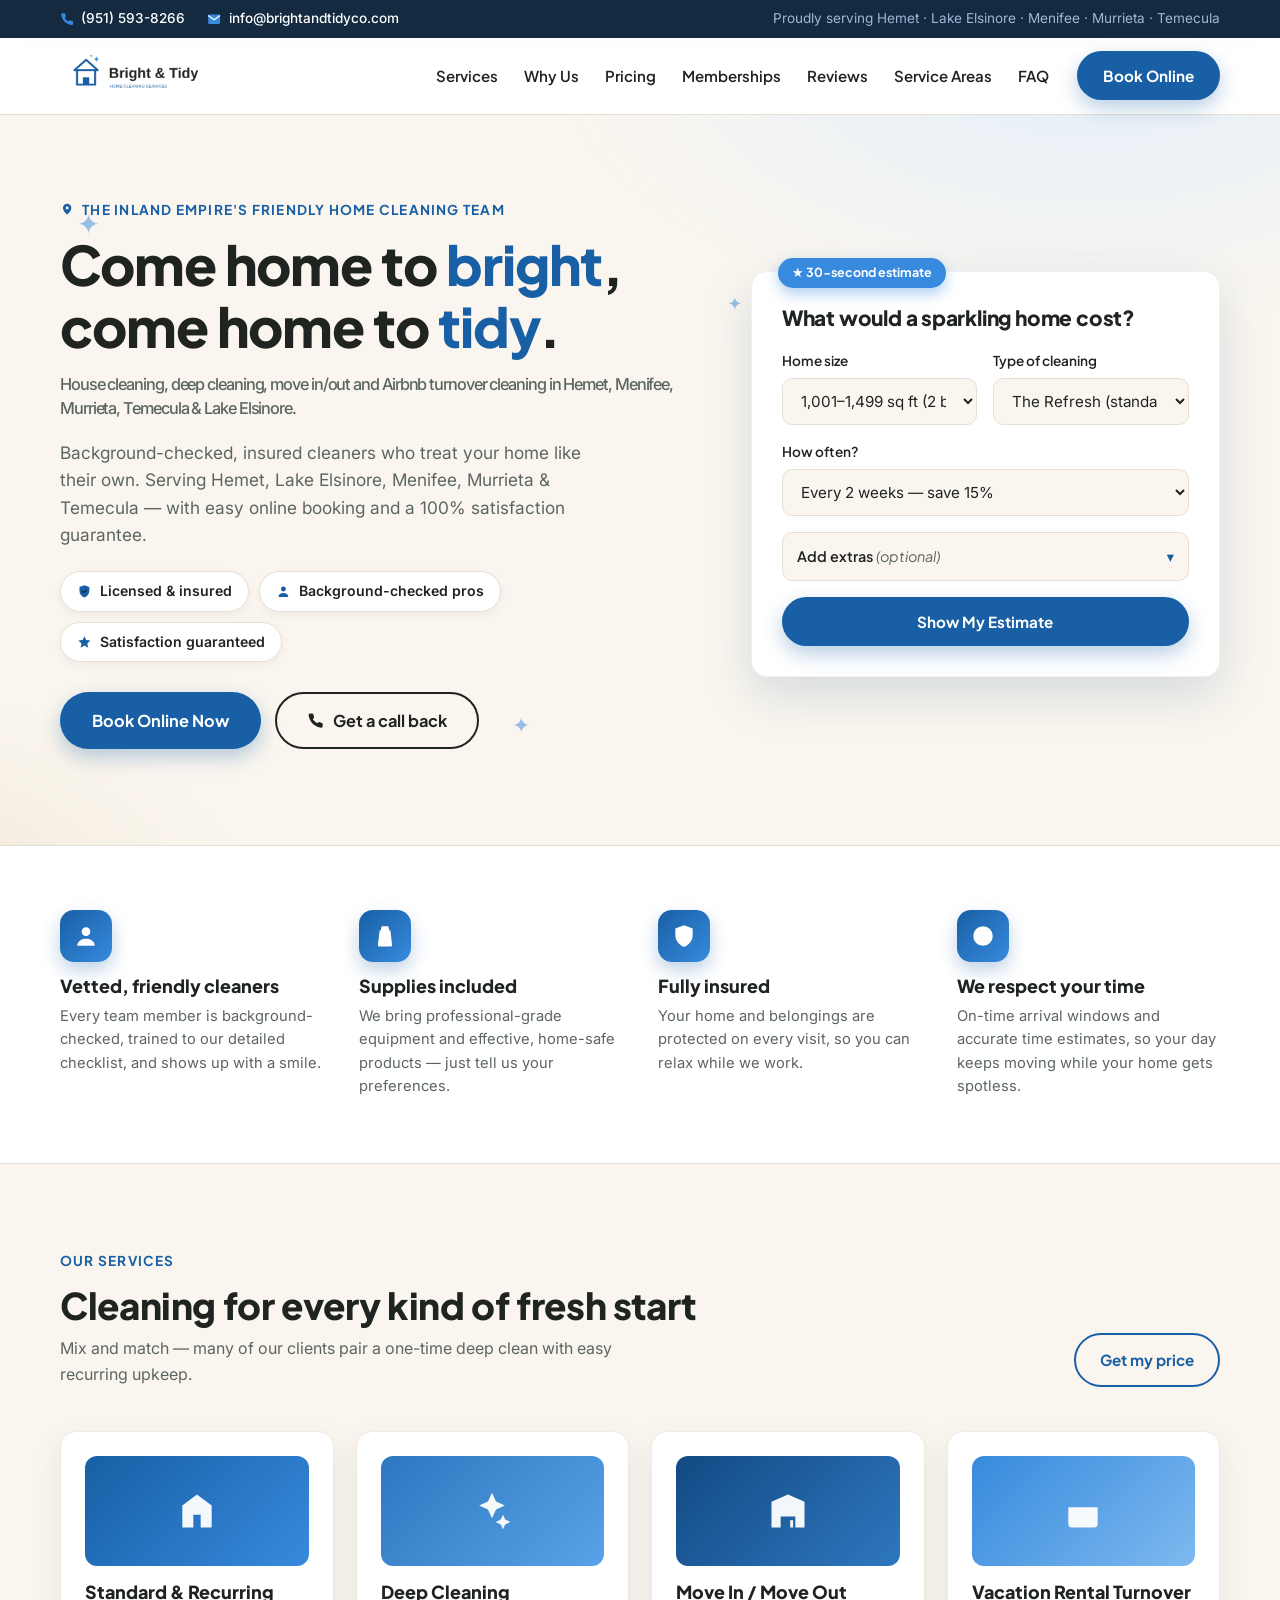
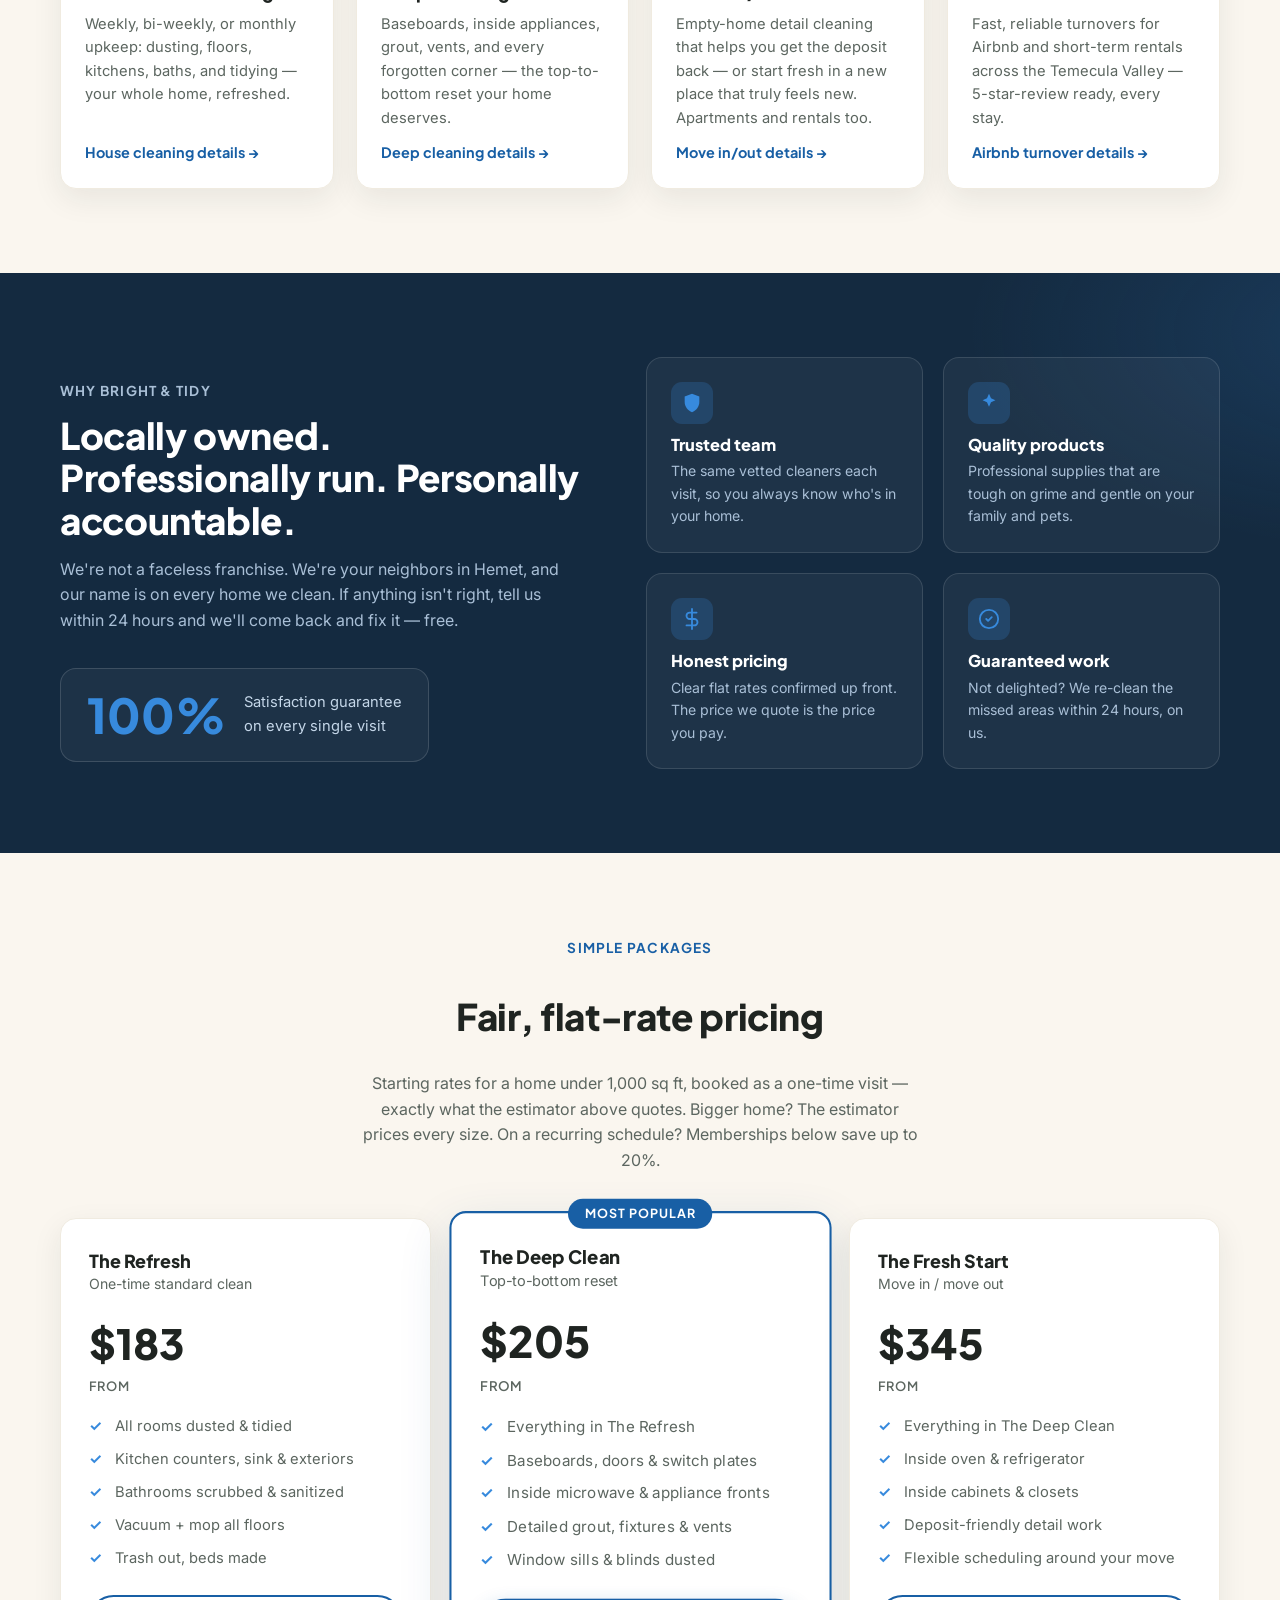
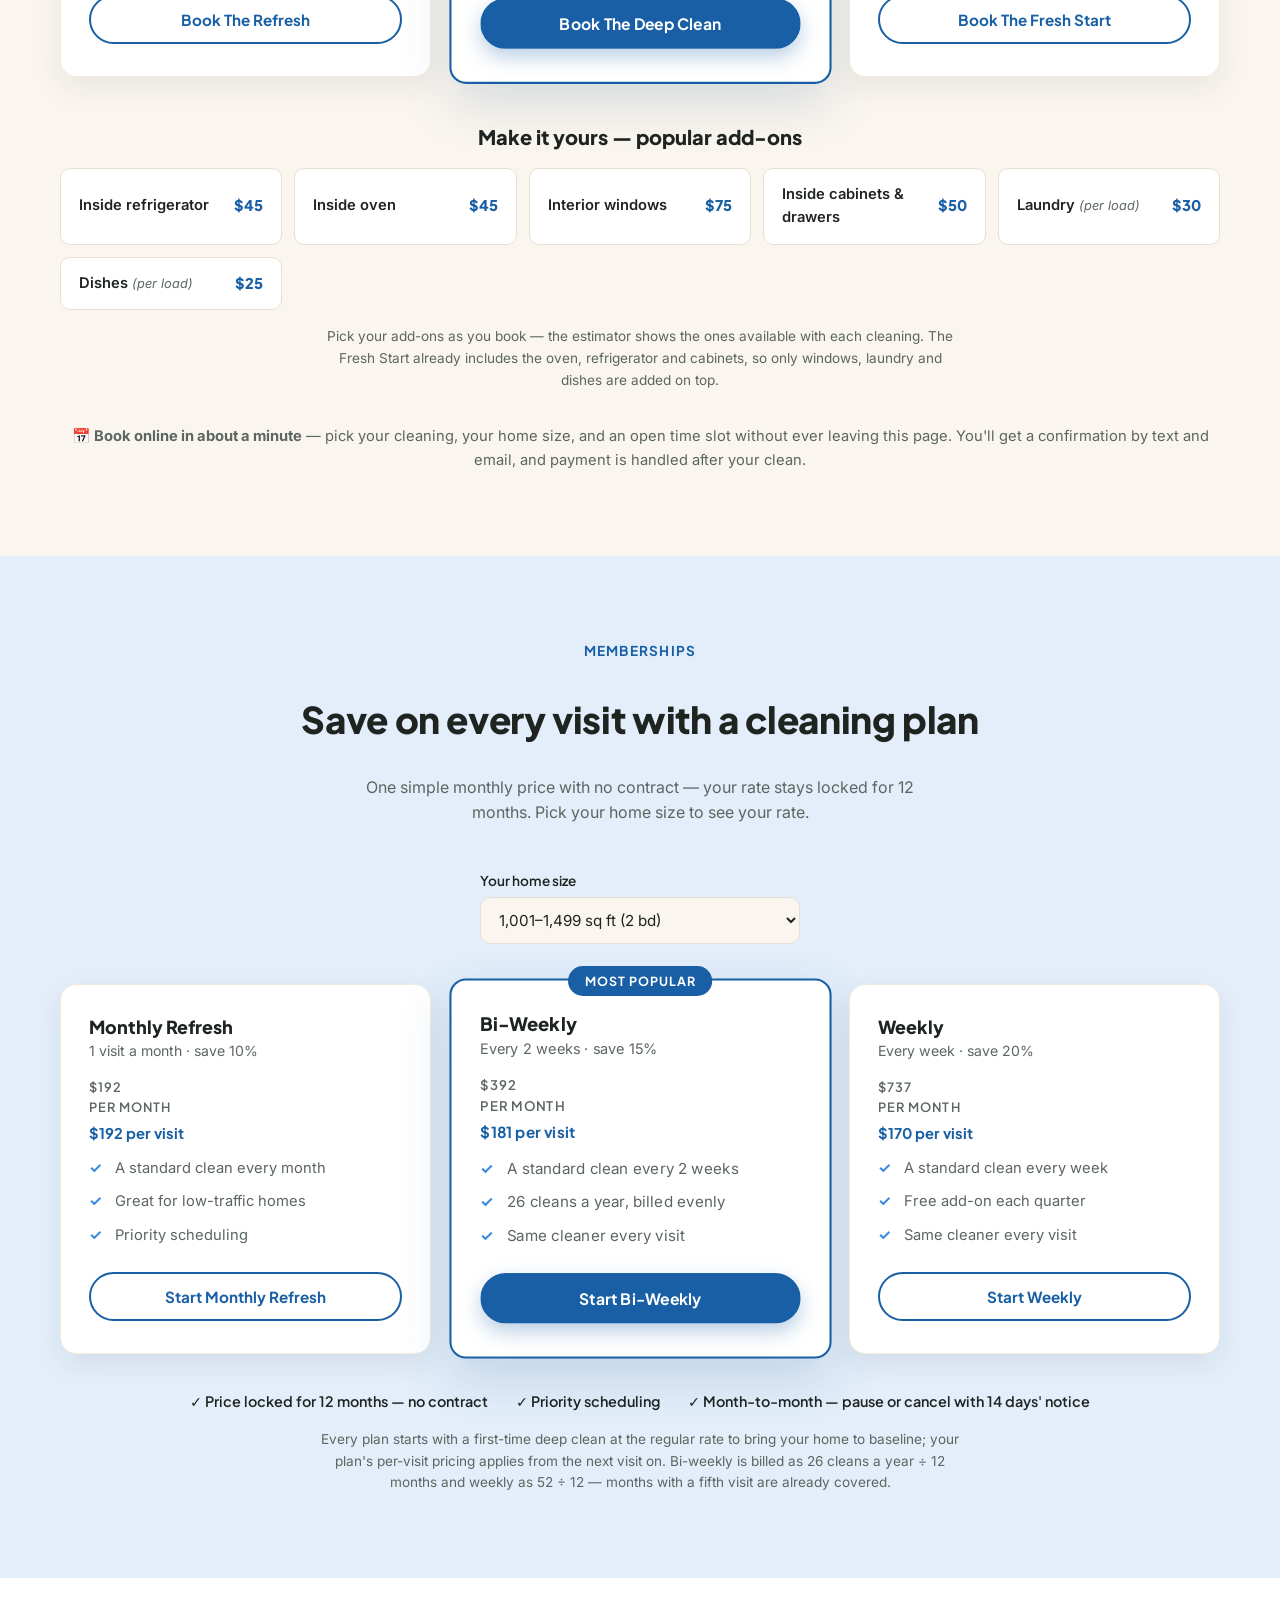
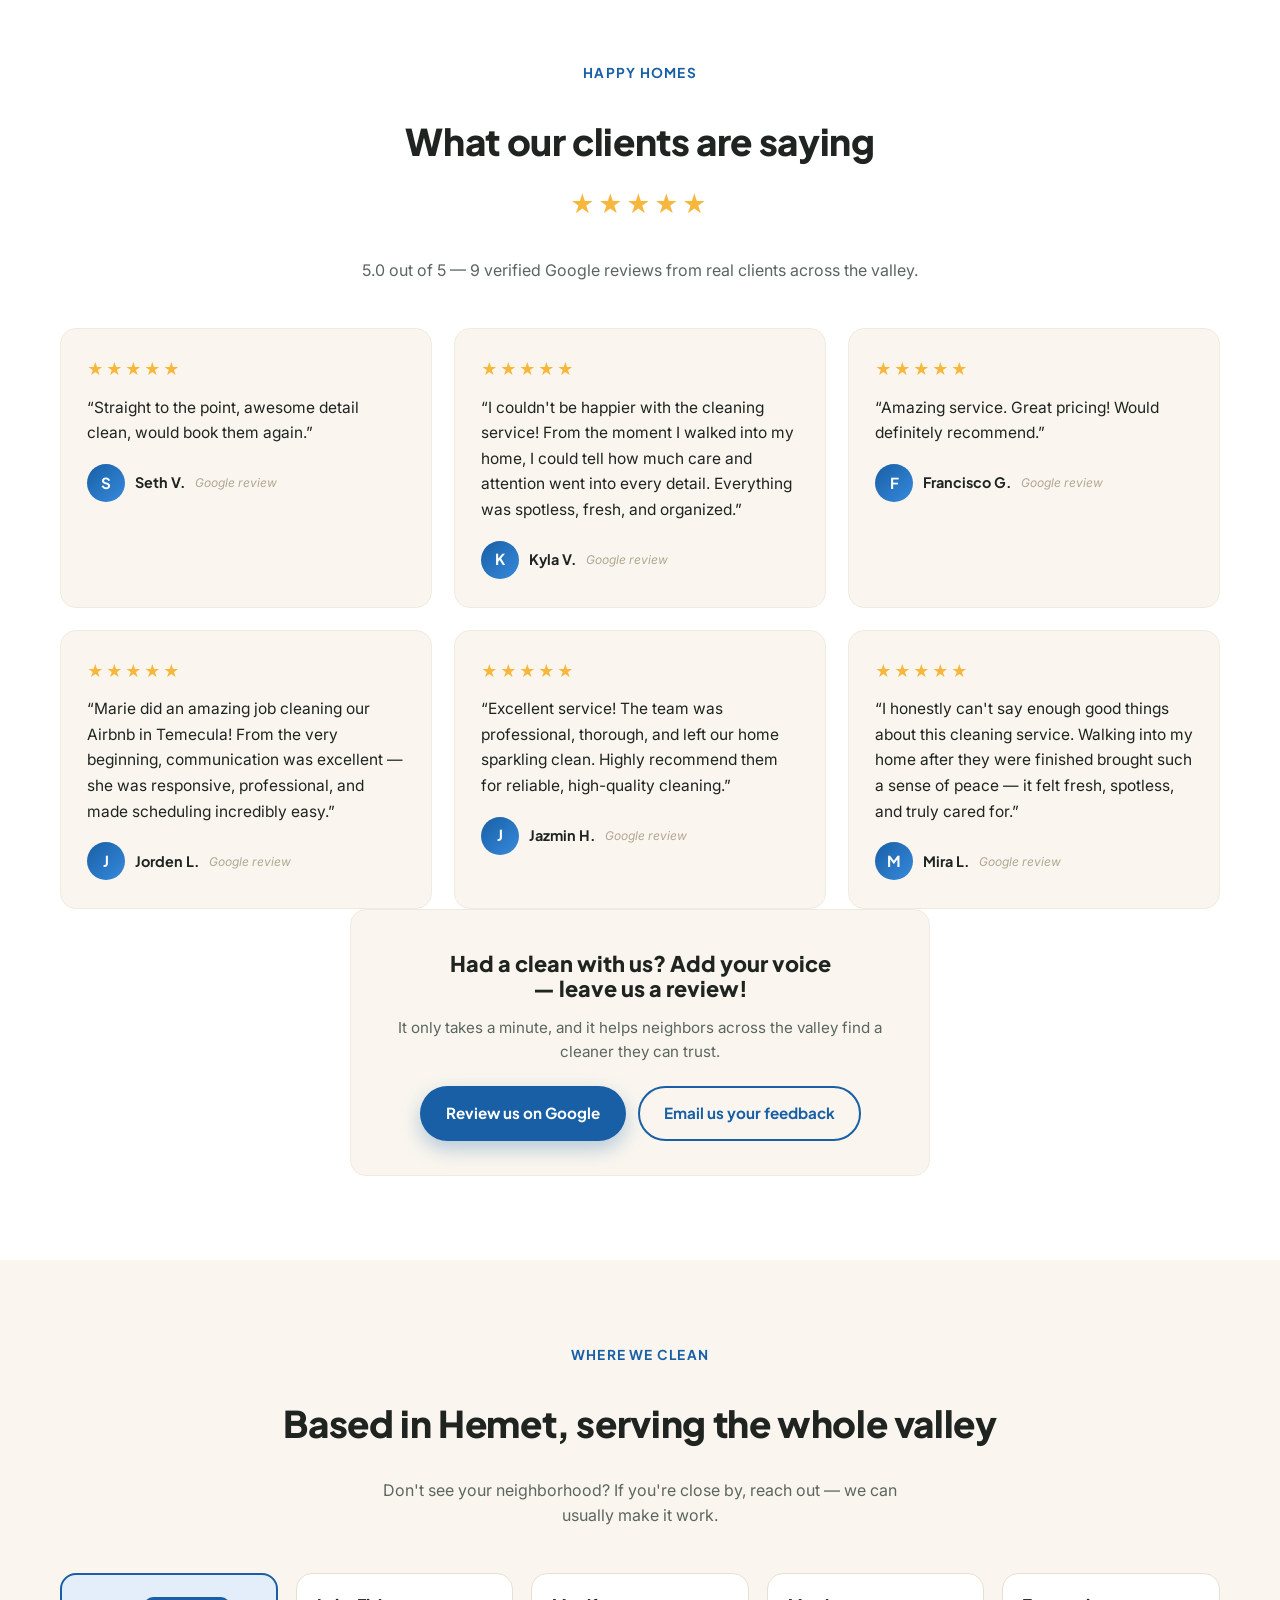
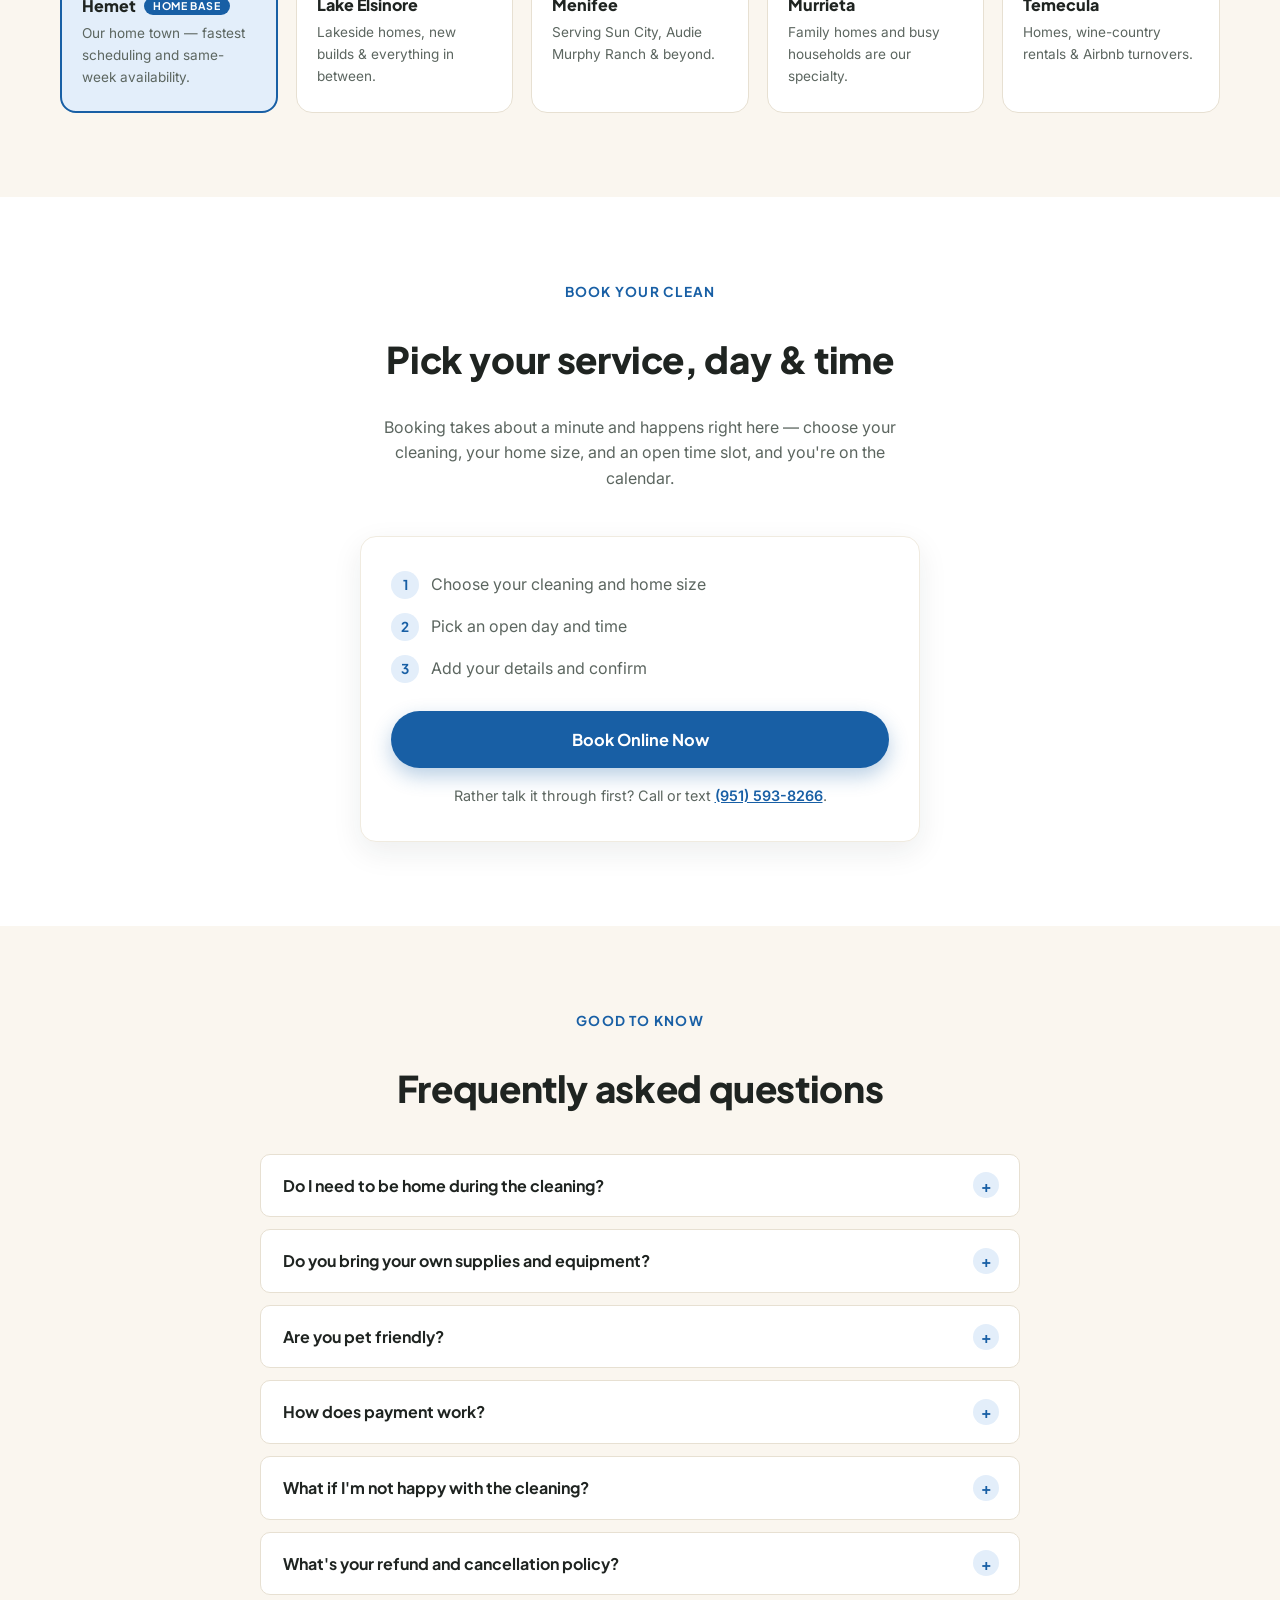
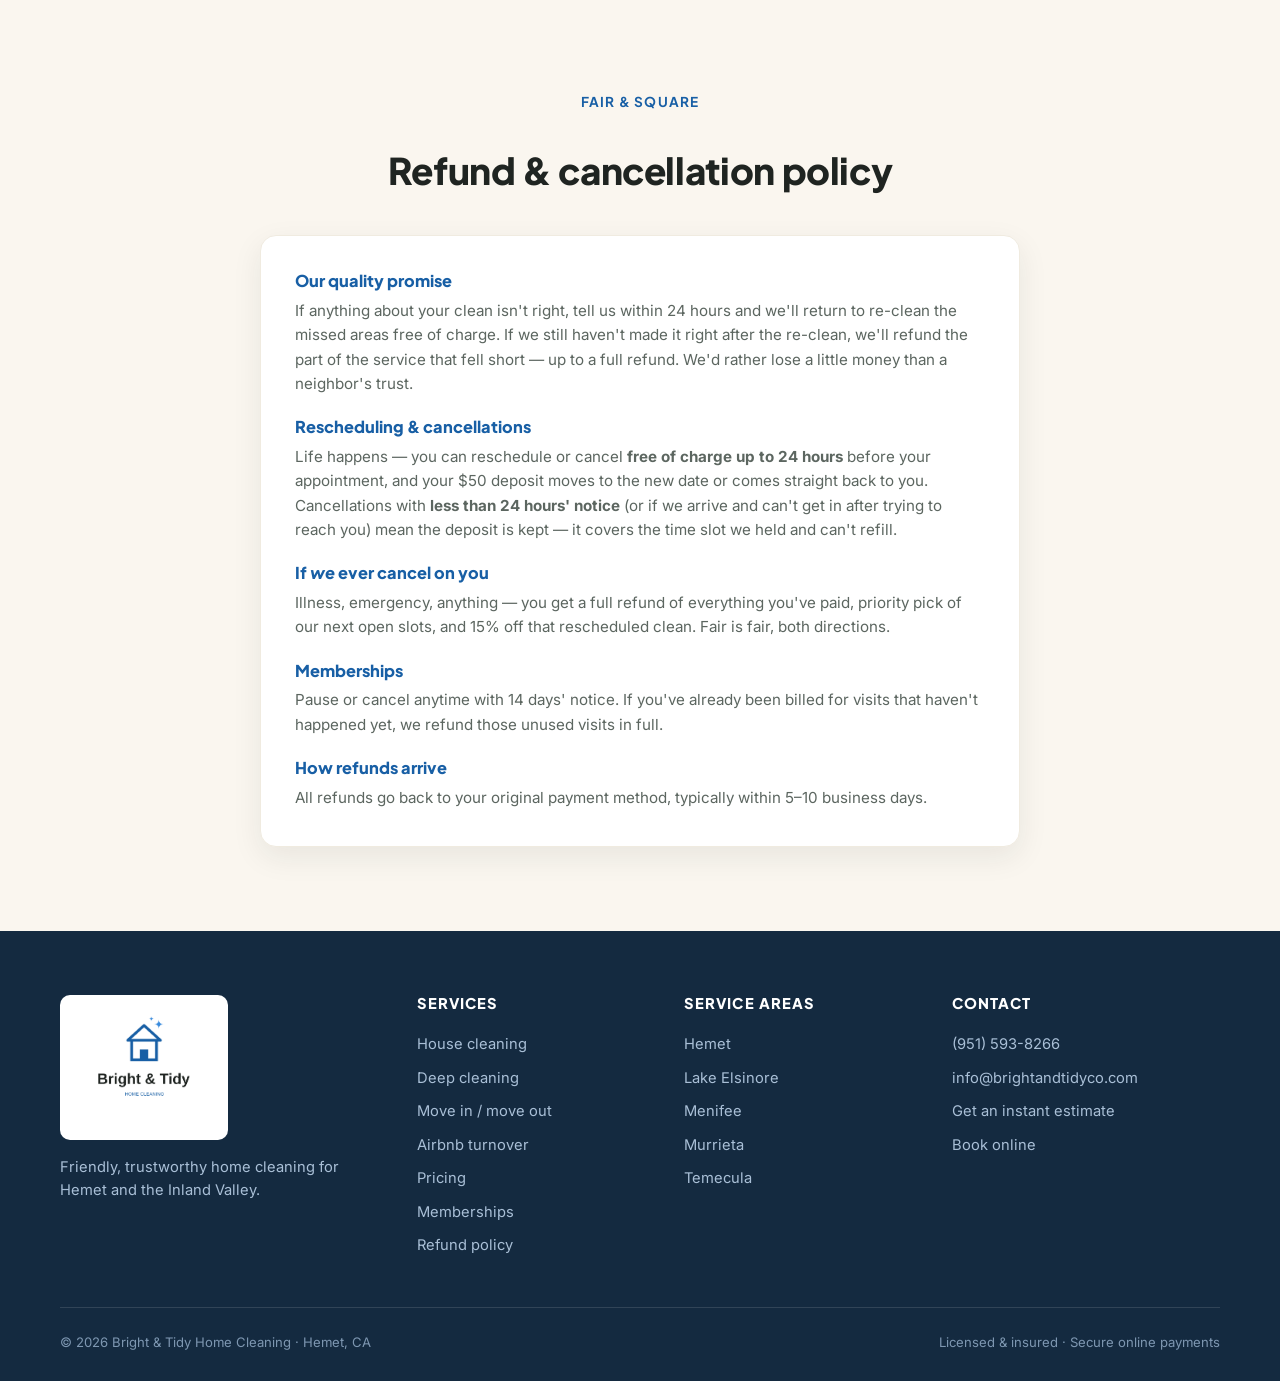
<file: index.html>
<!DOCTYPE html>
<html lang="en">
<head>
  <meta charset="UTF-8">
  <meta name="viewport" content="width=device-width, initial-scale=1.0">
  <title>Bright &amp; Tidy Home Cleaning | House Cleaning in Hemet, Menifee, Murrieta, Temecula &amp; Lake Elsinore</title>
  <meta name="description" content="Trusted, insured home cleaning based in Hemet, CA — serving Lake Elsinore, Menifee, Murrieta &amp; Temecula. Get an instant estimate in 30 seconds and book online in about a minute.">
  <meta property="og:title" content="Bright &amp; Tidy Home Cleaning — Hemet &amp; the Inland Valley">
  <meta property="og:description" content="Friendly, background-checked cleaners. Instant online estimate and easy online booking.">
  <meta property="og:type" content="website">
  <meta property="og:url" content="https://brightandtidyco.com/">
  <link rel="canonical" href="https://brightandtidyco.com/">
  <link rel="icon" type="image/svg+xml" href='data:image/svg+xml,<svg xmlns="http://www.w3.org/2000/svg" viewBox="0 0 100 100"><path d="M50 18 L14 50 H24 V84 H76 V50 H86 Z" fill="%23185FA5"/><path d="M78 6 L82 16 L92 20 L82 24 L78 34 L74 24 L64 20 L74 16 Z" fill="%23378ADD"/></svg>'>
  <link rel="preconnect" href="https://fonts.googleapis.com">
  <link rel="preconnect" href="https://fonts.gstatic.com" crossorigin>
  <link href="https://fonts.googleapis.com/css2?family=Plus+Jakarta+Sans:wght@500;600;700;800&family=Inter:wght@400;500;600&display=swap" rel="stylesheet">
  <link rel="stylesheet" href="css/styles.css">
  <!-- Primary business entity. Google Business Profile went live with real
       reviews 2026-07-30 — sameAs and aggregateRating below now reflect it.
       aggregateRating is a snapshot (5.0 / 9 reviews as of 2026-07-30) —
       update ratingValue/reviewCount as new reviews come in so this never
       drifts from the real GBP numbers. Still no "openingHours" — Jordan
       should supply the actual weekly hours. -->
  <script type="application/ld+json">
  {
    "@context": "https://schema.org",
    "@type": "HouseCleaningService",
    "@id": "https://brightandtidyco.com/#business",
    "name": "Bright & Tidy Home Cleaning",
    "description": "Locally owned residential cleaning company based in Hemet, CA, offering recurring house cleaning, deep cleaning, move in/out cleaning and Airbnb turnover cleaning across the Temecula Valley.",
    "url": "https://brightandtidyco.com/",
    "telephone": "+1-951-593-8266",
    "email": "info@brightandtidyco.com",
    "image": "https://brightandtidyco.com/assets/logo-primary.png",
    "logo": "https://brightandtidyco.com/assets/logo-primary.png",
    "priceRange": "$$",
    "currenciesAccepted": "USD",
    "paymentAccepted": "Credit Card, Apple Pay, Google Pay",
    "aggregateRating": {
      "@type": "AggregateRating",
      "ratingValue": "5.0",
      "reviewCount": "9"
    },
    "sameAs": ["https://www.google.com/maps?cid=5080224769109976353"],
    "address": { "@type": "PostalAddress", "addressLocality": "Hemet", "addressRegion": "CA", "addressCountry": "US" },
    "geo": { "@type": "GeoCoordinates", "latitude": 33.7475, "longitude": -116.9720 },
    "areaServed": [
      { "@type": "City", "name": "Hemet" },
      { "@type": "City", "name": "Lake Elsinore" },
      { "@type": "City", "name": "Menifee" },
      { "@type": "City", "name": "Murrieta" },
      { "@type": "City", "name": "Temecula" },
      { "@type": "City", "name": "San Jacinto" },
      { "@type": "City", "name": "Winchester" }
    ],
    "hasOfferCatalog": {
      "@type": "OfferCatalog",
      "name": "Cleaning services",
      "itemListElement": [
        {
          "@type": "Offer",
          "itemOffered": { "@type": "Service", "name": "House Cleaning", "url": "https://brightandtidyco.com/services/house-cleaning/" },
          "priceCurrency": "USD", "price": "183"
        },
        {
          "@type": "Offer",
          "itemOffered": { "@type": "Service", "name": "Deep Cleaning", "url": "https://brightandtidyco.com/services/deep-cleaning/" },
          "priceCurrency": "USD", "price": "205"
        },
        {
          "@type": "Offer",
          "itemOffered": { "@type": "Service", "name": "Move Out Cleaning", "url": "https://brightandtidyco.com/services/move-out-cleaning/" },
          "priceCurrency": "USD", "price": "345"
        },
        {
          "@type": "Offer",
          "itemOffered": { "@type": "Service", "name": "Airbnb Turnover Cleaning", "url": "https://brightandtidyco.com/services/airbnb-turnover-cleaning/" }
        }
      ]
    }
  }
  </script>

  <!-- Mirrors the on-page FAQ section. Keep the two in sync — Google treats
       FAQ markup that isn't visible on the page as a violation. -->
  <script type="application/ld+json">
  {
    "@context": "https://schema.org",
    "@type": "FAQPage",
    "mainEntity": [
      {
        "@type": "Question",
        "name": "Do I need to be home during the cleaning?",
        "acceptedAnswer": {
          "@type": "Answer",
          "text": "No. Most of our clients are not home. Many leave a key, garage code or smart-lock code. Your access info is stored securely and shared only with your assigned team."
        }
      },
      {
        "@type": "Question",
        "name": "Do you bring your own supplies and equipment?",
        "acceptedAnswer": {
          "@type": "Answer",
          "text": "Yes — professional-grade vacuums, mops and cleaning products are included. If you prefer specific products, or fragrance-free options, just let us know and we are happy to use them."
        }
      },
      {
        "@type": "Question",
        "name": "Are you pet friendly?",
        "acceptedAnswer": {
          "@type": "Answer",
          "text": "Absolutely. We love meeting your furry family members. Just give us a heads-up in the booking notes so we know who will be greeting us."
        }
      },
      {
        "@type": "Question",
        "name": "How does payment work?",
        "acceptedAnswer": {
          "@type": "Answer",
          "text": "Book your time slot online and you will get a confirmation by text and email right away. Payment is handled after your clean — card, Apple Pay or Google Pay — and your receipt is sent automatically."
        }
      },
      {
        "@type": "Question",
        "name": "What if I'm not happy with the cleaning?",
        "acceptedAnswer": {
          "@type": "Answer",
          "text": "Tell us within 24 hours and we will return to re-clean the missed areas free of charge. Your satisfaction is 100% guaranteed."
        }
      },
      {
        "@type": "Question",
        "name": "What's your refund and cancellation policy?",
        "acceptedAnswer": {
          "@type": "Answer",
          "text": "Reschedule or cancel free up to 24 hours before your appointment — your deposit moves to the new date or comes straight back. Inside 24 hours, the deposit is kept for the reserved slot. If a clean is not right, we re-clean free and refund anything we cannot make right."
        }
      }
    ]
  }
  </script>

  <!-- Google tag (gtag.js) -->
  <script async src="https://www.googletagmanager.com/gtag/js?id=AW-18326347594"></script>
  <script>
    window.dataLayer = window.dataLayer || [];
    function gtag(){dataLayer.push(arguments);}
    gtag('js', new Date());

    gtag('config', 'AW-18326347594');
  </script>
</head>
<body>

  <!-- ======= TOP BAR ======= -->
  <div class="topbar">
    <div class="container topbar__inner">
      <div class="topbar__contact">
        <a href="tel:+19515938266" class="topbar__link">
          <svg viewBox="0 0 24 24" class="ico"><path d="M22 16.9v3a2 2 0 0 1-2.2 2 19.8 19.8 0 0 1-8.6-3 19.5 19.5 0 0 1-6-6 19.8 19.8 0 0 1-3-8.7A2 2 0 0 1 4.1 2h3a2 2 0 0 1 2 1.7c.1 1 .4 2 .7 2.8a2 2 0 0 1-.4 2.1L8.1 9.9a16 16 0 0 0 6 6l1.3-1.3a2 2 0 0 1 2.1-.4c.9.3 1.9.5 2.8.7a2 2 0 0 1 1.7 2z"/></svg>
          (951) 593-8266
        </a>
        <a href="mailto:info@brightandtidyco.com" class="topbar__link topbar__link--email">
          <svg viewBox="0 0 24 24" class="ico"><path d="M4 4h16a2 2 0 0 1 2 2v12a2 2 0 0 1-2 2H4a2 2 0 0 1-2-2V6a2 2 0 0 1 2-2z"/><path d="m22 6-10 7L2 6" fill="none"/></svg>
          info@brightandtidyco.com
        </a>
      </div>
      <p class="topbar__areas">Proudly serving Hemet · Lake Elsinore · Menifee · Murrieta · Temecula</p>
    </div>
  </div>

  <!-- ======= HEADER ======= -->
  <header class="header" id="top">
    <div class="container header__inner">
      <a href="#top" class="header__brand">
        <img src="assets/logo-primary.png" alt="Bright & Tidy Home Cleaning Services" class="header__logo">
      </a>
      <nav class="nav" id="site-nav">
        <a href="#services" class="nav__link">Services</a>
        <a href="#why-us" class="nav__link">Why Us</a>
        <a href="#pricing" class="nav__link">Pricing</a>
        <a href="#memberships" class="nav__link">Memberships</a>
        <a href="#reviews" class="nav__link">Reviews</a>
        <a href="#areas" class="nav__link">Service Areas</a>
        <a href="#faq" class="nav__link">FAQ</a>
      </nav>
      <button type="button" class="btn btn--primary header__cta js-hcp-book">Book Online</button>
      <button class="nav-toggle" id="nav-toggle" aria-label="Open menu" aria-expanded="false">
        <span></span><span></span><span></span>
      </button>
    </div>
  </header>

  <!-- ======= HERO ======= -->
  <section class="hero">
    <div class="hero__sparkle hero__sparkle--1">✦</div>
    <div class="hero__sparkle hero__sparkle--2">✦</div>
    <div class="hero__sparkle hero__sparkle--3">✦</div>
    <div class="container hero__inner">
      <div class="hero__copy">
        <p class="eyebrow">
          <svg viewBox="0 0 24 24" class="ico ico--blue"><path d="M12 21s-7-5.3-7-11a7 7 0 0 1 14 0c0 5.7-7 11-7 11z"/><circle cx="12" cy="10" r="2.5" fill="#fff"/></svg>
          The Inland Empire's friendly home cleaning team
        </p>
        <h1>Come home to <span class="accent">bright</span>, come home to <span class="accent">tidy</span>.
          <span class="h1-sub">House cleaning, deep cleaning, move in/out and Airbnb turnover cleaning in Hemet, Menifee, Murrieta, Temecula &amp; Lake Elsinore.</span>
        </h1>
        <p class="hero__sub">Background-checked, insured cleaners who treat your home like their own. Serving Hemet, Lake Elsinore, Menifee, Murrieta &amp; Temecula — with easy online booking and a 100% satisfaction guarantee.</p>
        <ul class="hero__chips">
          <li><svg viewBox="0 0 24 24" class="ico ico--blue"><path d="M12 2 4 5v6c0 5 3.4 9.4 8 11 4.6-1.6 8-6 8-11V5z"/><path d="m9 12 2 2 4-4" fill="none" stroke="#fff" stroke-width="2" stroke-linecap="round" stroke-linejoin="round"/></svg> Licensed &amp; insured</li>
          <li><svg viewBox="0 0 24 24" class="ico ico--blue"><circle cx="12" cy="8" r="4"/><path d="M4 21c0-4 3.6-6.5 8-6.5s8 2.5 8 6.5z"/></svg> Background-checked pros</li>
          <li><svg viewBox="0 0 24 24" class="ico ico--blue"><path d="m12 2 2.9 6.3 6.9.8-5.1 4.7 1.4 6.8L12 17.2l-6.1 3.4 1.4-6.8L2.2 9.1l6.9-.8z"/></svg> Satisfaction guaranteed</li>
        </ul>
        <div class="hero__actions">
          <button type="button" class="btn btn--primary btn--lg js-hcp-book">Book Online Now</button>
          <button type="button" class="btn btn--ghost btn--lg" id="callback-open">
            <svg viewBox="0 0 24 24" class="ico"><path d="M22 16.9v3a2 2 0 0 1-2.2 2 19.8 19.8 0 0 1-8.6-3 19.5 19.5 0 0 1-6-6 19.8 19.8 0 0 1-3-8.7A2 2 0 0 1 4.1 2h3a2 2 0 0 1 2 1.7c.1 1 .4 2 .7 2.8a2 2 0 0 1-.4 2.1L8.1 9.9a16 16 0 0 0 6 6l1.3-1.3a2 2 0 0 1 2.1-.4c.9.3 1.9.5 2.8.7a2 2 0 0 1 1.7 2z"/></svg>
            Get a call back
          </button>
        </div>
      </div>

      <!-- Instant estimate widget -->
      <div class="estimator" id="estimate">
        <div class="estimator__badge">★ 30-second estimate</div>
        <h2 class="estimator__title">What would a sparkling home cost?</h2>
        <form class="estimator__form" id="estimator-form" novalidate>
          <div class="estimator__row">
            <label class="field">
              <span class="field__label">Home size</span>
              <select id="est-size" class="field__input">
                <option value="s1">Under 1,000 sq ft (1 bd)</option>
                <option value="s2" selected>1,001–1,499 sq ft (2 bd)</option>
                <option value="s3">1,500–1,999 sq ft (3 bd)</option>
                <option value="s4">2,000–2,499 sq ft (4 bd)</option>
                <option value="s5">2,500–2,999 sq ft (4–5 bd)</option>
                <option value="s6">3,000–3,500 sq ft (5+ bd)</option>
                <option value="custom">Over 3,500 sq ft</option>
              </select>
            </label>
            <label class="field">
              <span class="field__label">Type of cleaning</span>
              <select id="est-type" class="field__input">
                <option value="standard" selected>The Refresh (standard)</option>
                <option value="deep">The Deep Clean</option>
                <option value="move">The Fresh Start (move in/out)</option>
              </select>
            </label>
          </div>
          <label class="field" id="est-freq-field">
            <span class="field__label">How often?</span>
            <select id="est-freq" class="field__input">
              <option value="biweekly" selected>Every 2 weeks — save 15%</option>
              <option value="weekly">Weekly — save 20%</option>
              <option value="monthly">Monthly — save 10%</option>
              <option value="onetime">One-time visit</option>
            </select>
          </label>
          <details class="estimator__addons" id="est-addons">
            <summary>Add extras <em>(optional)</em></summary>
            <div class="estimator__addon-list">
              <label><input type="checkbox" data-addon="fridge"> Inside refrigerator <span>+$45</span></label>
              <label><input type="checkbox" data-addon="oven"> Inside oven <span>+$45</span></label>
              <label><input type="checkbox" data-addon="windows"> Interior windows <span>+$75</span></label>
              <label><input type="checkbox" data-addon="cabinets"> Inside cabinets &amp; drawers <span>+$50</span></label>
              <label><input type="checkbox" data-addon="laundry"> Laundry <em>(per load)</em> <span>+$30</span></label>
              <label><input type="checkbox" data-addon="dishes"> Dishes <em>(per load)</em> <span>+$25</span></label>
            </div>
            <p class="estimator__addon-note" id="est-addon-note" hidden></p>
          </details>
          <button type="submit" class="btn btn--primary btn--block">Show My Estimate</button>
          <div class="estimator__result" id="est-result" hidden>
            <p class="estimator__price" id="est-price">$213</p>
            <p class="estimator__summary" id="est-summary"></p>
            <p class="estimator__note">Straight from our price list — no surprises. Pick your day and time without leaving this page.</p>
            <button type="button" class="btn btn--dark btn--block js-hcp-book" id="est-book">Book This Clean →</button>
          </div>
        </form>
      </div>
    </div>
  </section>

  <!-- ======= TRUST STRIP ======= -->
  <section class="trust">
    <div class="container trust__grid">
      <article class="trust__item">
        <div class="trust__icon">
          <svg viewBox="0 0 24 24"><circle cx="12" cy="8" r="4"/><path d="M4 21c0-4 3.6-6.5 8-6.5s8 2.5 8 6.5z"/></svg>
        </div>
        <h3>Vetted, friendly cleaners</h3>
        <p>Every team member is background-checked, trained to our detailed checklist, and shows up with a smile.</p>
      </article>
      <article class="trust__item">
        <div class="trust__icon">
          <svg viewBox="0 0 24 24"><path d="M9 3h6l1 4H8zM7 7h10l1.5 13a1.5 1.5 0 0 1-1.5 1.7H7A1.5 1.5 0 0 1 5.5 20z"/><path d="M12 11v6" stroke="#fff" stroke-width="1.6" fill="none" stroke-linecap="round"/><path d="M9.5 13.5h5" stroke="#fff" stroke-width="1.6" fill="none" stroke-linecap="round"/></svg>
        </div>
        <h3>Supplies included</h3>
        <p>We bring professional-grade equipment and effective, home-safe products — just tell us your preferences.</p>
      </article>
      <article class="trust__item">
        <div class="trust__icon">
          <svg viewBox="0 0 24 24"><path d="M12 2 4 5v6c0 5 3.4 9.4 8 11 4.6-1.6 8-6 8-11V5z"/><path d="m9 12 2 2 4-4" fill="none" stroke="#fff" stroke-width="2" stroke-linecap="round" stroke-linejoin="round"/></svg>
        </div>
        <h3>Fully insured</h3>
        <p>Your home and belongings are protected on every visit, so you can relax while we work.</p>
      </article>
      <article class="trust__item">
        <div class="trust__icon">
          <svg viewBox="0 0 24 24"><circle cx="12" cy="12" r="9"/><path d="M12 7v5l3.5 2" fill="none" stroke="#fff" stroke-width="2" stroke-linecap="round"/></svg>
        </div>
        <h3>We respect your time</h3>
        <p>On-time arrival windows and accurate time estimates, so your day keeps moving while your home gets spotless.</p>
      </article>
    </div>
  </section>

  <!-- ======= SERVICES ======= -->
  <section class="section services" id="services">
    <div class="container">
      <div class="section__head">
        <div>
          <p class="eyebrow">Our services</p>
          <h2>Cleaning for every kind of fresh start</h2>
          <p class="section__sub">Mix and match — many of our clients pair a one-time deep clean with easy recurring upkeep.</p>
        </div>
        <a href="#estimate" class="btn btn--outline">Get my price</a>
      </div>
      <div class="services__grid">
        <article class="card service">
          <div class="service__art service__art--1">
            <svg viewBox="0 0 24 24"><path d="M4 21V9l8-6 8 6v12h-6v-7h-4v7z"/></svg>
          </div>
          <h3>Standard &amp; Recurring</h3>
          <p>Weekly, bi-weekly, or monthly upkeep: dusting, floors, kitchens, baths, and tidying — your whole home, refreshed.</p>
          <a class="service__link" href="/services/house-cleaning/">House cleaning details →</a>
        </article>
        <article class="card service">
          <div class="service__art service__art--2">
            <svg viewBox="0 0 24 24"><path d="m12 2 2.2 4.8L19 9l-4.8 2.2L12 16l-2.2-4.8L5 9l4.8-2.2z"/><path d="m18 14 1.2 2.6L22 18l-2.8 1.4L18 22l-1.2-2.6L14 18l2.8-1.4z"/></svg>
          </div>
          <h3>Deep Cleaning</h3>
          <p>Baseboards, inside appliances, grout, vents, and every forgotten corner — the top-to-bottom reset your home deserves.</p>
          <a class="service__link" href="/services/deep-cleaning/">Deep cleaning details →</a>
        </article>
        <article class="card service">
          <div class="service__art service__art--3">
            <svg viewBox="0 0 24 24"><path d="M3 21V7l9-4 9 4v14h-5v-6H8v6z"/><path d="M14 21v-4" stroke="#fff" stroke-width="1.6" fill="none"/></svg>
          </div>
          <h3>Move In / Move Out</h3>
          <p>Empty-home detail cleaning that helps you get the deposit back — or start fresh in a new place that truly feels new. Apartments and rentals too.</p>
          <a class="service__link" href="/services/move-out-cleaning/">Move in/out details →</a>
        </article>
        <article class="card service">
          <div class="service__art service__art--4">
            <svg viewBox="0 0 24 24"><path d="M4 10h16v9a2 2 0 0 1-2 2H6a2 2 0 0 1-2-2z"/><path d="M8 10V6a4 4 0 0 1 8 0v4" fill="none" stroke-width="2"/></svg>
          </div>
          <h3>Vacation Rental Turnover</h3>
          <p>Fast, reliable turnovers for Airbnb and short-term rentals across the Temecula Valley — 5-star-review ready, every stay.</p>
          <a class="service__link" href="/services/airbnb-turnover-cleaning/">Airbnb turnover details →</a>
        </article>
      </div>
    </div>
  </section>

  <!-- ======= WHY US (dark) ======= -->
  <section class="section why" id="why-us">
    <div class="container why__inner">
      <div class="why__copy">
        <p class="eyebrow eyebrow--light">Why Bright &amp; Tidy</p>
        <h2>Locally owned. Professionally run. Personally accountable.</h2>
        <p>We're not a faceless franchise. We're your neighbors in Hemet, and our name is on every home we clean. If anything isn't right, tell us within 24 hours and we'll come back and fix it — free.</p>
        <div class="why__stat">
          <span class="why__number">100%</span>
          <span class="why__label">Satisfaction guarantee<br>on every single visit</span>
        </div>
      </div>
      <div class="why__values">
        <article class="value">
          <div class="value__icon"><svg viewBox="0 0 24 24"><path d="M12 2 4 5v6c0 5 3.4 9.4 8 11 4.6-1.6 8-6 8-11V5z"/></svg></div>
          <h3>Trusted team</h3>
          <p>The same vetted cleaners each visit, so you always know who's in your home.</p>
        </article>
        <article class="value">
          <div class="value__icon"><svg viewBox="0 0 24 24"><path d="m12 2 2.2 4.8L19 9l-4.8 2.2L12 16l-2.2-4.8L5 9l4.8-2.2z"/></svg></div>
          <h3>Quality products</h3>
          <p>Professional supplies that are tough on grime and gentle on your family and pets.</p>
        </article>
        <article class="value">
          <div class="value__icon"><svg viewBox="0 0 24 24"><path d="M12 1v22M17 5H9.5a3.5 3.5 0 0 0 0 7h5a3.5 3.5 0 0 1 0 7H6" fill="none" stroke-width="2" stroke-linecap="round"/></svg></div>
          <h3>Honest pricing</h3>
          <p>Clear flat rates confirmed up front. The price we quote is the price you pay.</p>
        </article>
        <article class="value">
          <div class="value__icon"><svg viewBox="0 0 24 24"><path d="m9 12 2 2 4-4" fill="none" stroke-width="2" stroke-linecap="round" stroke-linejoin="round"/><circle cx="12" cy="12" r="10" fill="none" stroke-width="2"/></svg></div>
          <h3>Guaranteed work</h3>
          <p>Not delighted? We re-clean the missed areas within 24 hours, on us.</p>
        </article>
      </div>
    </div>
  </section>

  <!-- ======= PRICING ======= -->
  <section class="section pricing" id="pricing">
    <div class="container">
      <div class="section__head section__head--center">
        <p class="eyebrow">Simple packages</p>
        <h2>Fair, flat-rate pricing</h2>
        <p class="section__sub">Starting rates for a home under 1,000 sq ft, booked as a one-time visit — exactly what the estimator above quotes. Bigger home? The estimator prices every size. On a recurring schedule? Memberships below save up to 20%.</p>
      </div>
      <div class="pricing__grid">
        <article class="card plan">
          <h3>The Refresh</h3>
          <p class="plan__tag">One-time standard clean</p>
          <p class="plan__price">$183<span>from</span></p>
          <ul class="plan__list">
            <li>All rooms dusted &amp; tidied</li>
            <li>Kitchen counters, sink &amp; exteriors</li>
            <li>Bathrooms scrubbed &amp; sanitized</li>
            <li>Vacuum + mop all floors</li>
            <li>Trash out, beds made</li>
          </ul>
          <button type="button" class="btn btn--outline btn--block js-hcp-book">Book The Refresh</button>
        </article>
        <article class="card plan plan--featured">
          <div class="plan__flag">Most popular</div>
          <h3>The Deep Clean</h3>
          <p class="plan__tag">Top-to-bottom reset</p>
          <p class="plan__price">$205<span>from</span></p>
          <ul class="plan__list">
            <li>Everything in The Refresh</li>
            <li>Baseboards, doors &amp; switch plates</li>
            <li>Inside microwave &amp; appliance fronts</li>
            <li>Detailed grout, fixtures &amp; vents</li>
            <li>Window sills &amp; blinds dusted</li>
          </ul>
          <button type="button" class="btn btn--primary btn--block js-hcp-book">Book The Deep Clean</button>
        </article>
        <article class="card plan">
          <h3>The Fresh Start</h3>
          <p class="plan__tag">Move in / move out</p>
          <p class="plan__price">$345<span>from</span></p>
          <ul class="plan__list">
            <li>Everything in The Deep Clean</li>
            <li>Inside oven &amp; refrigerator</li>
            <li>Inside cabinets &amp; closets</li>
            <li>Deposit-friendly detail work</li>
            <li>Flexible scheduling around your move</li>
          </ul>
          <button type="button" class="btn btn--outline btn--block js-hcp-book">Book The Fresh Start</button>
        </article>
      </div>
      <div class="addons">
        <h3 class="addons__title">Make it yours — popular add-ons</h3>
        <div class="addons__grid">
          <div class="addon"><span>Inside refrigerator</span><strong>$45</strong></div>
          <div class="addon"><span>Inside oven</span><strong>$45</strong></div>
          <div class="addon"><span>Interior windows</span><strong>$75</strong></div>
          <div class="addon"><span>Inside cabinets &amp; drawers</span><strong>$50</strong></div>
          <div class="addon"><span>Laundry <em>(per load)</em></span><strong>$30</strong></div>
          <div class="addon"><span>Dishes <em>(per load)</em></span><strong>$25</strong></div>
        </div>
        <p class="addons__note">Pick your add-ons as you book — the estimator shows the ones available with each cleaning. The Fresh Start already includes the oven, refrigerator and cabinets, so only windows, laundry and dishes are added on top.</p>
      </div>
      <p class="pricing__foot">📅 <strong>Book online in about a minute</strong> — pick your cleaning, your home size, and an open time slot without ever leaving this page. You'll get a confirmation by text and email, and payment is handled after your clean.</p>
    </div>
  </section>

  <!-- ======= MEMBERSHIPS ======= -->
  <section class="section memberships" id="memberships">
    <div class="container">
      <div class="section__head section__head--center">
        <p class="eyebrow">Memberships</p>
        <h2>Save on every visit with a cleaning plan</h2>
        <p class="section__sub">One simple monthly price with no contract — your rate stays locked for 12 months. Pick your home size to see your rate.</p>
      </div>
      <div class="memberships__picker">
        <label class="field">
          <span class="field__label">Your home size</span>
          <select id="mem-size" class="field__input">
            <option value="s1">Under 1,000 sq ft (1 bd)</option>
            <option value="s2" selected>1,001–1,499 sq ft (2 bd)</option>
            <option value="s3">1,500–1,999 sq ft (3 bd)</option>
            <option value="s4">2,000–2,499 sq ft (4 bd)</option>
            <option value="s5">2,500–2,999 sq ft (4–5 bd)</option>
            <option value="s6">3,000–3,500 sq ft (5+ bd)</option>
          </select>
        </label>
      </div>
      <div class="memberships__grid">
        <article class="card plan">
          <h3>Monthly Refresh</h3>
          <p class="plan__tag">1 visit a month · save 10%</p>
          <p class="plan__price"><span id="mem-monthly-mo">$192</span><span>per month</span></p>
          <p class="plan__pervisit" id="mem-monthly-visit">$192 per visit</p>
          <ul class="plan__list">
            <li>A standard clean every month</li>
            <li>Great for low-traffic homes</li>
            <li>Priority scheduling</li>
          </ul>
          <button type="button" class="btn btn--outline btn--block js-hcp-book" data-plan="monthly">Start Monthly Refresh</button>
        </article>
        <article class="card plan plan--featured">
          <div class="plan__flag">Most popular</div>
          <h3>Bi-Weekly</h3>
          <p class="plan__tag">Every 2 weeks · save 15%</p>
          <p class="plan__price"><span id="mem-biweekly-mo">$392</span><span>per month</span></p>
          <p class="plan__pervisit" id="mem-biweekly-visit">$181 per visit</p>
          <ul class="plan__list">
            <li>A standard clean every 2 weeks</li>
            <li>26 cleans a year, billed evenly</li>
            <li>Same cleaner every visit</li>
          </ul>
          <button type="button" class="btn btn--primary btn--block js-hcp-book" data-plan="biweekly">Start Bi-Weekly</button>
        </article>
        <article class="card plan">
          <h3>Weekly</h3>
          <p class="plan__tag">Every week · save 20%</p>
          <p class="plan__price"><span id="mem-weekly-mo">$737</span><span>per month</span></p>
          <p class="plan__pervisit" id="mem-weekly-visit">$170 per visit</p>
          <ul class="plan__list">
            <li>A standard clean every week</li>
            <li>Free add-on each quarter</li>
            <li>Same cleaner every visit</li>
          </ul>
          <button type="button" class="btn btn--outline btn--block js-hcp-book" data-plan="weekly">Start Weekly</button>
        </article>
      </div>
      <div class="memberships__perks">
        <span>✓ Price locked for 12 months — no contract</span>
        <span>✓ Priority scheduling</span>
        <span>✓ Month-to-month — pause or cancel with 14 days' notice</span>
      </div>
      <p class="memberships__fine">Every plan starts with a first-time deep clean at the regular rate to bring your home to baseline; your plan's per-visit pricing applies from the next visit on. Bi-weekly is billed as 26 cleans a year ÷ 12 months and weekly as 52 ÷ 12 — months with a fifth visit are already covered.</p>
    </div>
  </section>

  <!-- ======= REVIEWS ======= -->
  <!-- Pulled from the live Google Business Profile 2026-07-30 (5.0 avg, 9 reviews).
       Quotes are trimmed to the last complete sentence Google's UI exposed publicly
       (their "…more" text needs a signed-in session to expand) — nothing added or
       reworded. Update GOOGLE_REVIEW_COUNT below and re-check quotes periodically
       as new reviews come in. -->
  <section class="section reviews" id="reviews">
    <div class="container">
      <div class="section__head section__head--center">
        <p class="eyebrow">Happy homes</p>
        <h2>What our clients are saying</h2>
        <div class="reviews__stars" aria-hidden="true">★★★★★</div>
        <p class="section__sub">5.0 out of 5 — 9 verified Google reviews from real clients across the valley.</p>
      </div>
      <div class="reviews__grid">
        <figure class="card review">
          <div class="review__stars" aria-hidden="true">★★★★★</div>
          <blockquote>“Straight to the point, awesome detail clean, would book them again.”</blockquote>
          <figcaption><span class="review__avatar" aria-hidden="true">S</span> Seth V. <em>Google review</em></figcaption>
        </figure>
        <figure class="card review">
          <div class="review__stars" aria-hidden="true">★★★★★</div>
          <blockquote>“I couldn't be happier with the cleaning service! From the moment I walked into my home, I could tell how much care and attention went into every detail. Everything was spotless, fresh, and organized.”</blockquote>
          <figcaption><span class="review__avatar" aria-hidden="true">K</span> Kyla V. <em>Google review</em></figcaption>
        </figure>
        <figure class="card review">
          <div class="review__stars" aria-hidden="true">★★★★★</div>
          <blockquote>“Amazing service. Great pricing! Would definitely recommend.”</blockquote>
          <figcaption><span class="review__avatar" aria-hidden="true">F</span> Francisco G. <em>Google review</em></figcaption>
        </figure>
        <figure class="card review">
          <div class="review__stars" aria-hidden="true">★★★★★</div>
          <blockquote>“Marie did an amazing job cleaning our Airbnb in Temecula! From the very beginning, communication was excellent — she was responsive, professional, and made scheduling incredibly easy.”</blockquote>
          <figcaption><span class="review__avatar" aria-hidden="true">J</span> Jorden L. <em>Google review</em></figcaption>
        </figure>
        <figure class="card review">
          <div class="review__stars" aria-hidden="true">★★★★★</div>
          <blockquote>“Excellent service! The team was professional, thorough, and left our home sparkling clean. Highly recommend them for reliable, high-quality cleaning.”</blockquote>
          <figcaption><span class="review__avatar" aria-hidden="true">J</span> Jazmin H. <em>Google review</em></figcaption>
        </figure>
        <figure class="card review">
          <div class="review__stars" aria-hidden="true">★★★★★</div>
          <blockquote>“I honestly can't say enough good things about this cleaning service. Walking into my home after they were finished brought such a sense of peace — it felt fresh, spotless, and truly cared for.”</blockquote>
          <figcaption><span class="review__avatar" aria-hidden="true">M</span> Mira L. <em>Google review</em></figcaption>
        </figure>
      </div>
      <div class="card reviews__cta">
        <h3>Had a clean with us? Add your voice — leave us a review!</h3>
        <p>It only takes a minute, and it helps neighbors across the valley find a cleaner they can trust.</p>
        <div class="reviews__cta-actions">
          <a href="https://www.google.com/maps?cid=5080224769109976353" class="btn btn--primary js-review-btn" data-review-link="https://www.google.com/maps?cid=5080224769109976353" target="_blank" rel="noopener">Review us on Google</a>
          <a href="mailto:info@brightandtidyco.com?subject=My%20Bright%20%26%20Tidy%20review" class="btn btn--outline">Email us your feedback</a>
        </div>
      </div>
    </div>
  </section>

  <!-- ======= SERVICE AREAS ======= -->
  <section class="section areas" id="areas">
    <div class="container">
      <div class="section__head section__head--center">
        <p class="eyebrow">Where we clean</p>
        <h2>Based in Hemet, serving the whole valley</h2>
        <p class="section__sub">Don't see your neighborhood? If you're close by, reach out — we can usually make it work.</p>
      </div>
      <div class="areas__grid">
        <article class="area area--hq">
          <h3><a href="/house-cleaning/hemet/">Hemet</a> <span class="area__badge">Home base</span></h3>
          <p>Our home town — fastest scheduling and same-week availability.</p>
        </article>
        <article class="area"><h3><a href="/house-cleaning/lake-elsinore/">Lake Elsinore</a></h3><p>Lakeside homes, new builds &amp; everything in between.</p></article>
        <article class="area"><h3><a href="/house-cleaning/menifee/">Menifee</a></h3><p>Serving Sun City, Audie Murphy Ranch &amp; beyond.</p></article>
        <article class="area"><h3><a href="/house-cleaning/murrieta/">Murrieta</a></h3><p>Family homes and busy households are our specialty.</p></article>
        <article class="area"><h3><a href="/house-cleaning/temecula/">Temecula</a></h3><p>Homes, wine-country rentals &amp; Airbnb turnovers.</p></article>
      </div>
    </div>
  </section>

  <!-- ======= BOOK ONLINE (HouseCall Pro widget) ======= -->
  <!-- The widget opens in a modal over this page — customers never leave the
       site. Every "Book" button on the page triggers it (see .js-hcp-book). -->
  <section class="section booking" id="book">
    <div class="container">
      <div class="section__head section__head--center">
        <p class="eyebrow">Book your clean</p>
        <h2>Pick your service, day &amp; time</h2>
        <p class="section__sub">Booking takes about a minute and happens right here — choose your cleaning, your home size, and an open time slot, and you're on the calendar.</p>
      </div>
      <div class="card booking__card">
        <ul class="booking__steps">
          <li><span class="booking__num">1</span> Choose your cleaning and home size</li>
          <li><span class="booking__num">2</span> Pick an open day and time</li>
          <li><span class="booking__num">3</span> Add your details and confirm</li>
        </ul>
        <button type="button" class="btn btn--primary btn--lg btn--block js-hcp-book">Book Online Now</button>
        <p class="booking__note">Rather talk it through first? Call or text <a href="tel:+19515938266">(951) 593-8266</a>.</p>
      </div>
    </div>
  </section>

  <!-- ======= FAQ ======= -->
  <section class="section faq" id="faq">
    <div class="container faq__inner">
      <div class="section__head section__head--center">
        <p class="eyebrow">Good to know</p>
        <h2>Frequently asked questions</h2>
      </div>
      <details class="faq__item">
        <summary>Do I need to be home during the cleaning?</summary>
        <p>Nope! Most of our clients aren't. Many leave a key, garage code, or smart-lock code. Your access info is stored securely and shared only with your assigned team.</p>
      </details>
      <details class="faq__item">
        <summary>Do you bring your own supplies and equipment?</summary>
        <p>Yes — professional-grade vacuums, mops, and cleaning products are included. If you prefer specific products (or fragrance-free options), just let us know and we're happy to use them.</p>
      </details>
      <details class="faq__item">
        <summary>Are you pet friendly?</summary>
        <p>Absolutely. We love meeting your furry family members. Just give us a heads-up in the booking notes so we know who'll be greeting us.</p>
      </details>
      <details class="faq__item">
        <summary>How does payment work?</summary>
        <p>Book your time slot online and you'll get a confirmation by text and email right away. Payment is handled after your clean — card, Apple Pay, or Google Pay all work — and your receipt is sent automatically. Prefer to talk first? Hit "Get a call back" and we'll ring you from (951) 593-8266.</p>
      </details>
      <details class="faq__item">
        <summary>What if I'm not happy with the cleaning?</summary>
        <p>Tell us within 24 hours and we'll return to re-clean the missed areas free of charge. Your satisfaction is 100% guaranteed — it's how we've built our name in the valley.</p>
      </details>
      <details class="faq__item">
        <summary>What's your refund and cancellation policy?</summary>
        <p>Reschedule or cancel free up to 24 hours before your appointment — your deposit moves to the new date or comes straight back. Inside 24 hours, the deposit is kept for the reserved slot. And if a clean isn't right, we re-clean free and refund anything we can't make right. Read the <a href="#policy">full policy</a>.</p>
      </details>
    </div>
  </section>

  <!-- ======= REFUND & CANCELLATION POLICY ======= -->
  <section class="section policy" id="policy">
    <div class="container policy__inner">
      <div class="section__head section__head--center">
        <p class="eyebrow">Fair &amp; square</p>
        <h2>Refund &amp; cancellation policy</h2>
      </div>
      <div class="card policy__card">
        <h3>Our quality promise</h3>
        <p>If anything about your clean isn't right, tell us within 24 hours and we'll return to re-clean the missed areas free of charge. If we still haven't made it right after the re-clean, we'll refund the part of the service that fell short — up to a full refund. We'd rather lose a little money than a neighbor's trust.</p>
        <h3>Rescheduling &amp; cancellations</h3>
        <p>Life happens — you can reschedule or cancel <strong>free of charge up to 24 hours</strong> before your appointment, and your $50 deposit moves to the new date or comes straight back to you. Cancellations with <strong>less than 24 hours' notice</strong> (or if we arrive and can't get in after trying to reach you) mean the deposit is kept — it covers the time slot we held and can't refill.</p>
        <h3>If <em>we</em> ever cancel on you</h3>
        <p>Illness, emergency, anything — you get a full refund of everything you've paid, priority pick of our next open slots, and 15% off that rescheduled clean. Fair is fair, both directions.</p>
        <h3>Memberships</h3>
        <p>Pause or cancel anytime with 14 days' notice. If you've already been billed for visits that haven't happened yet, we refund those unused visits in full.</p>
        <h3>How refunds arrive</h3>
        <p>All refunds go back to your original payment method, typically within 5–10 business days.</p>
      </div>
    </div>
  </section>

  <!-- ======= FOOTER ======= -->
  <footer class="footer">
    <div class="container footer__inner">
      <div class="footer__brand">
        <div class="footer__logo-tile">
          <img src="assets/logo-stacked.png" alt="Bright & Tidy Home Cleaning">
        </div>
        <p>Friendly, trustworthy home cleaning for Hemet and the Inland Valley.</p>
      </div>
      <div class="footer__col">
        <h4>Services</h4>
        <a href="/services/house-cleaning/">House cleaning</a>
        <a href="/services/deep-cleaning/">Deep cleaning</a>
        <a href="/services/move-out-cleaning/">Move in / move out</a>
        <a href="/services/airbnb-turnover-cleaning/">Airbnb turnover</a>
        <a href="#pricing">Pricing</a>
        <a href="#memberships">Memberships</a>
        <a href="#policy">Refund policy</a>
      </div>
      <div class="footer__col">
        <h4>Service areas</h4>
        <a href="/house-cleaning/hemet/">Hemet</a>
        <a href="/house-cleaning/lake-elsinore/">Lake Elsinore</a>
        <a href="/house-cleaning/menifee/">Menifee</a>
        <a href="/house-cleaning/murrieta/">Murrieta</a>
        <a href="/house-cleaning/temecula/">Temecula</a>
      </div>
      <div class="footer__col">
        <h4>Contact</h4>
        <a href="tel:+19515938266">(951) 593-8266</a>
        <a href="mailto:info@brightandtidyco.com">info@brightandtidyco.com</a>
        <a href="#estimate">Get an instant estimate</a>
        <a href="#book">Book online</a>
      </div>
    </div>
    <div class="container footer__legal">
      <p>© <span id="year">2026</span> Bright &amp; Tidy Home Cleaning · Hemet, CA</p>
      <p>Licensed &amp; insured · Secure online payments</p>
    </div>
  </footer>

  <!-- ======= CALL-BACK MODAL ======= -->
  <dialog class="callback" id="callback-modal">
    <form class="callback__form" id="callback-form" novalidate>
      <button type="button" class="callback__close" id="callback-close" aria-label="Close">×</button>
      <h3>We'll reach out to you</h3>
      <p class="callback__sub" id="cb-sub">Leave your number and we'll call or text you back from our business line — usually within the hour during business hours.</p>
      <label class="field">
        <span class="field__label">Your phone number</span>
        <input type="tel" id="cb-phone" class="field__input" placeholder="(951) 555-0000" autofocus required>
      </label>
      <label class="field">
        <span class="field__label">Your name <em>(optional)</em></span>
        <input type="text" id="cb-name" class="field__input" placeholder="Jane">
      </label>
      <button type="submit" class="btn btn--primary btn--block">Request My Call Back</button>
      <p class="callback__status" id="cb-status"></p>
      <p class="callback__direct">Prefer to reach out yourself? Call or text <a href="tel:+19515938266">(951) 593-8266</a></p>
    </form>
  </dialog>

  <!-- HouseCall Pro online booking widget. Loads async and registers the global
       HCPWidget; every .js-hcp-book button calls HCPWidget.openModal() (js/main.js). -->
  <script async src="https://online-booking.housecallpro.com/script.js?token=741ba4f4405848329b903c71b3509811&orgName=bright--tidy-llc"></script>

  <script src="js/main.js"></script>
</body>
</html>
</file>
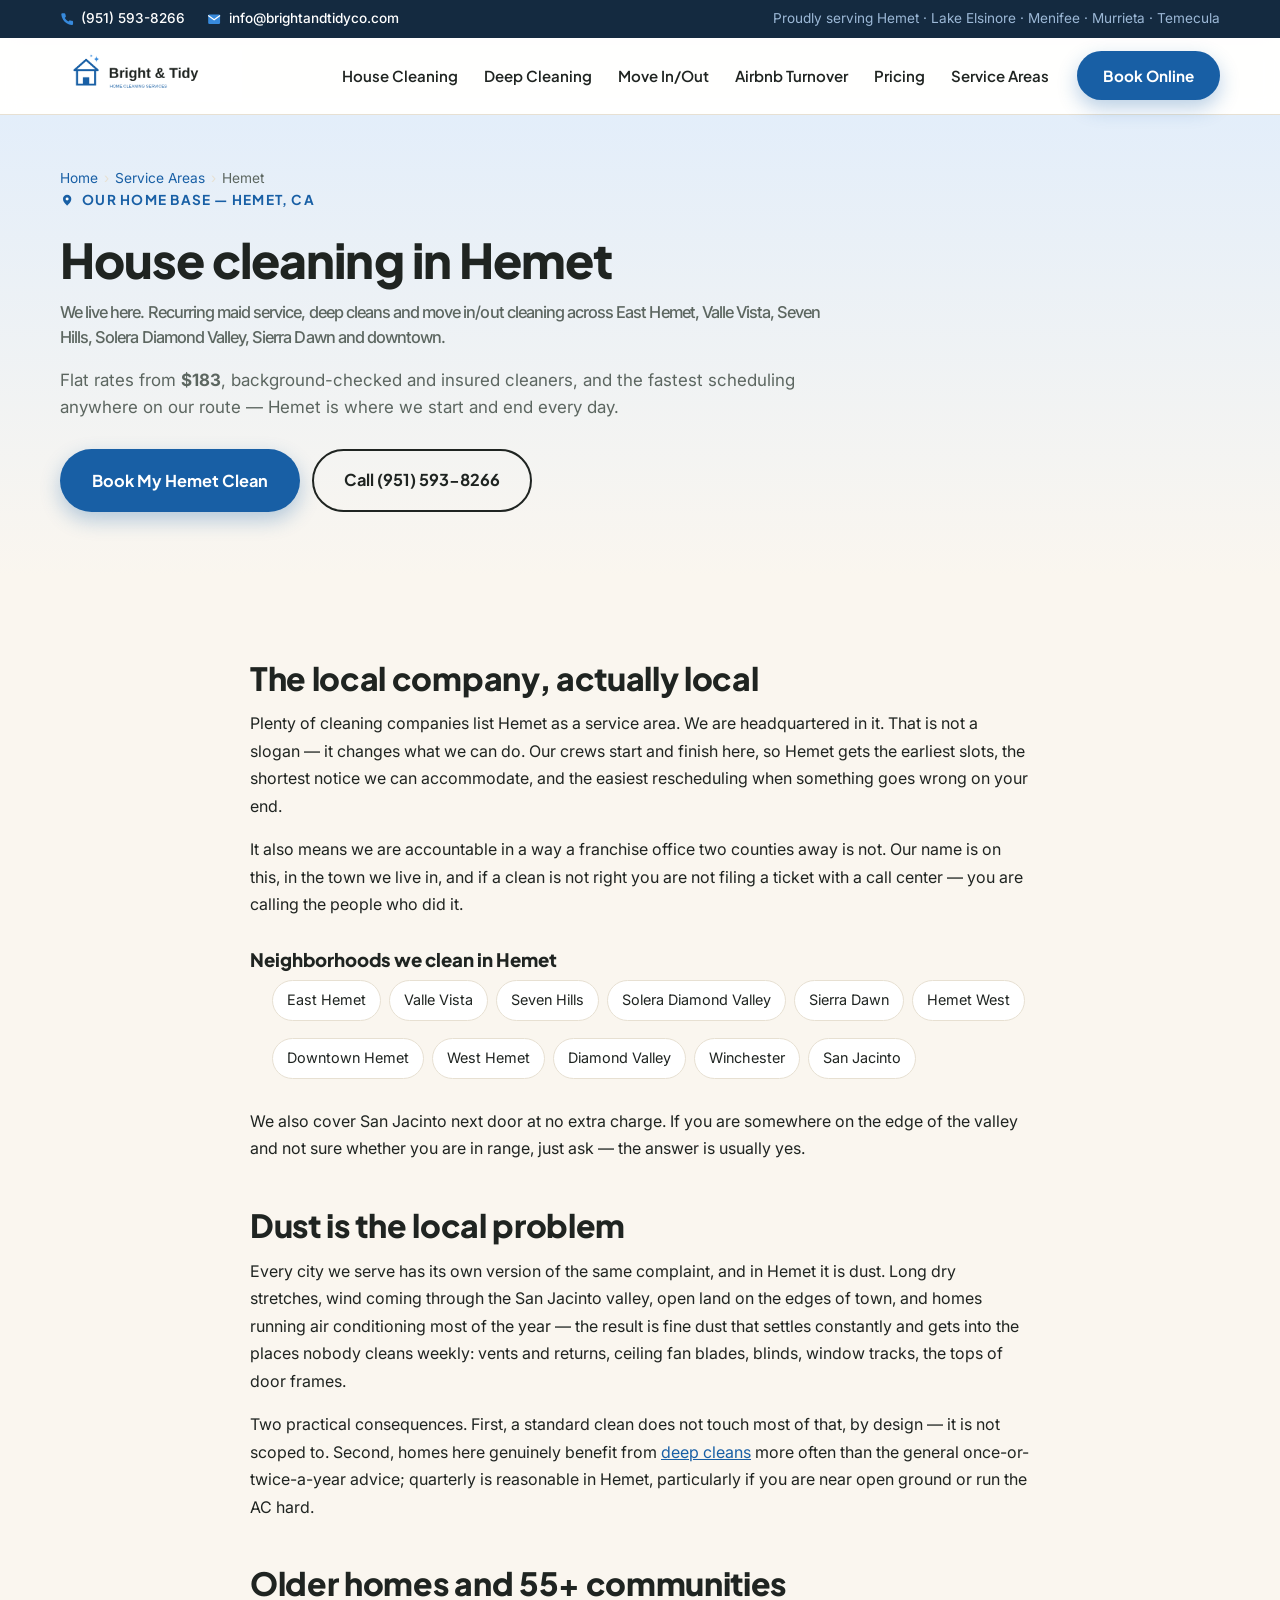
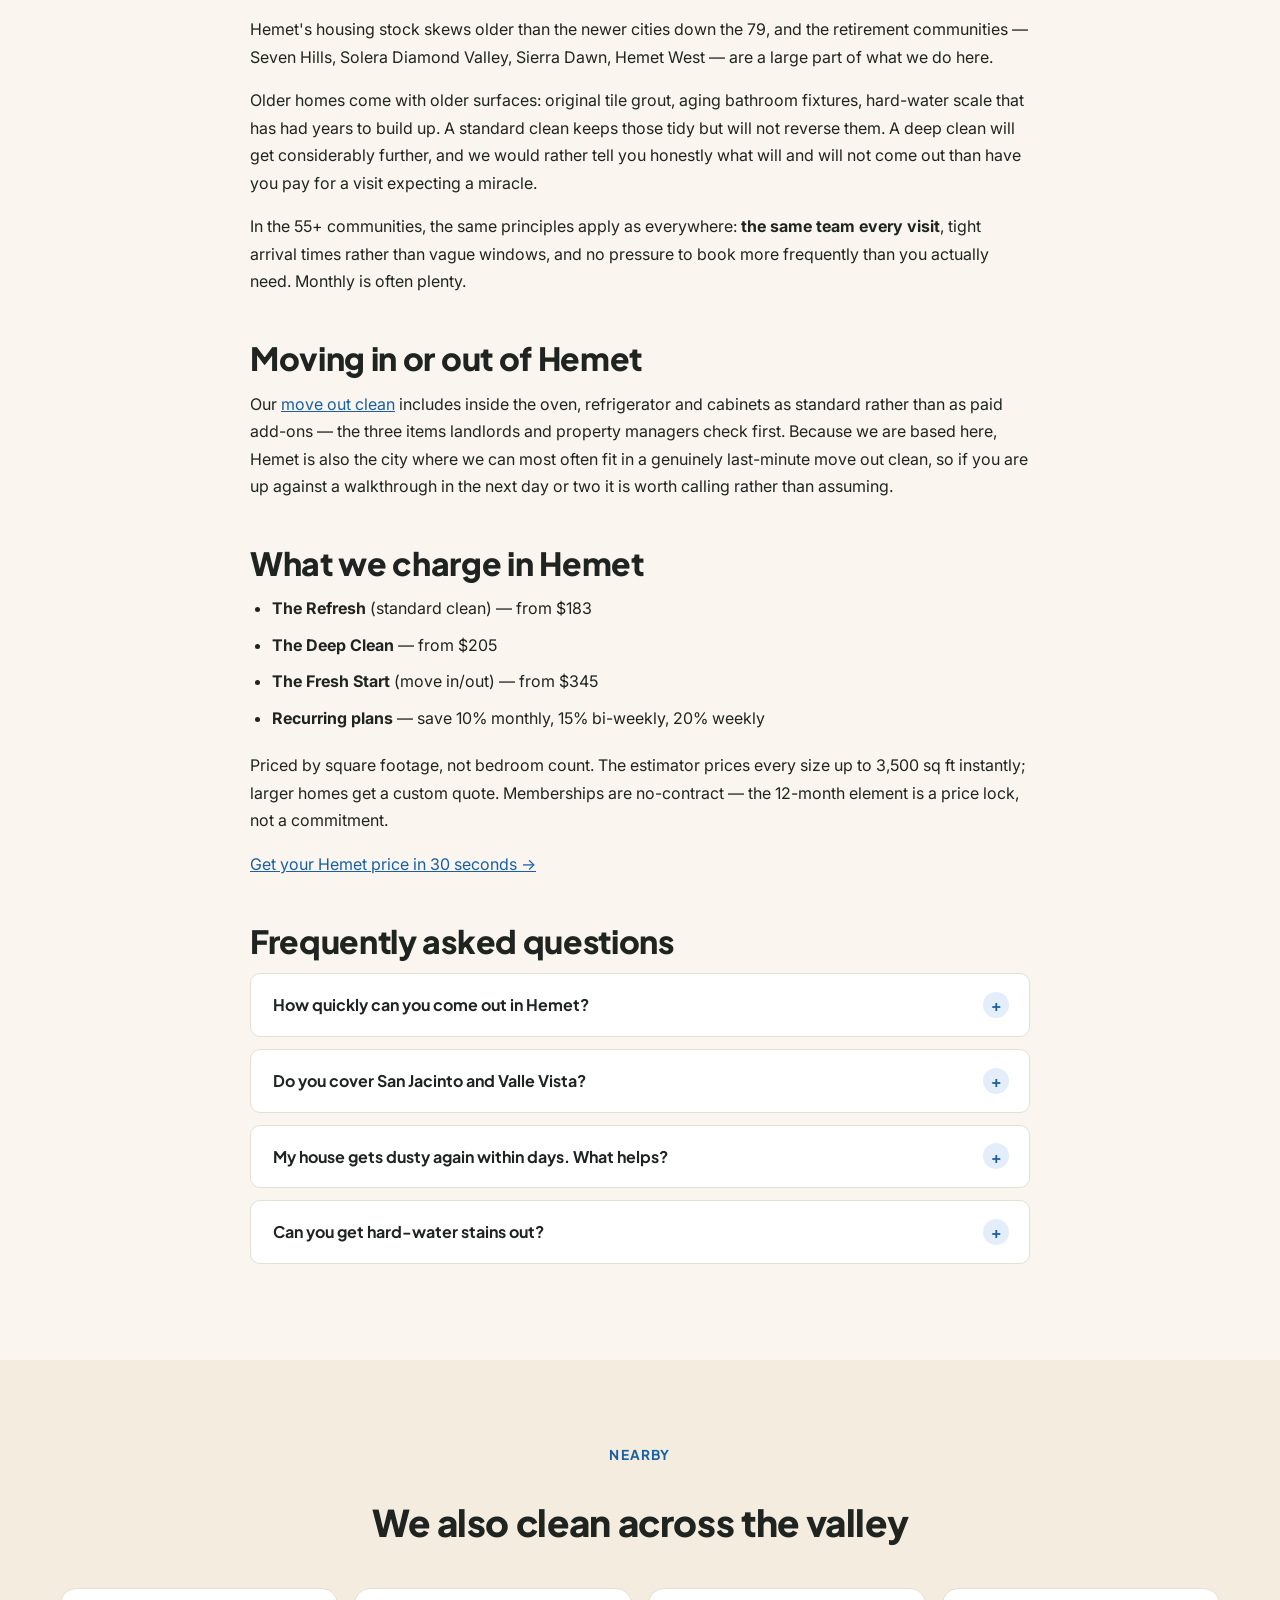
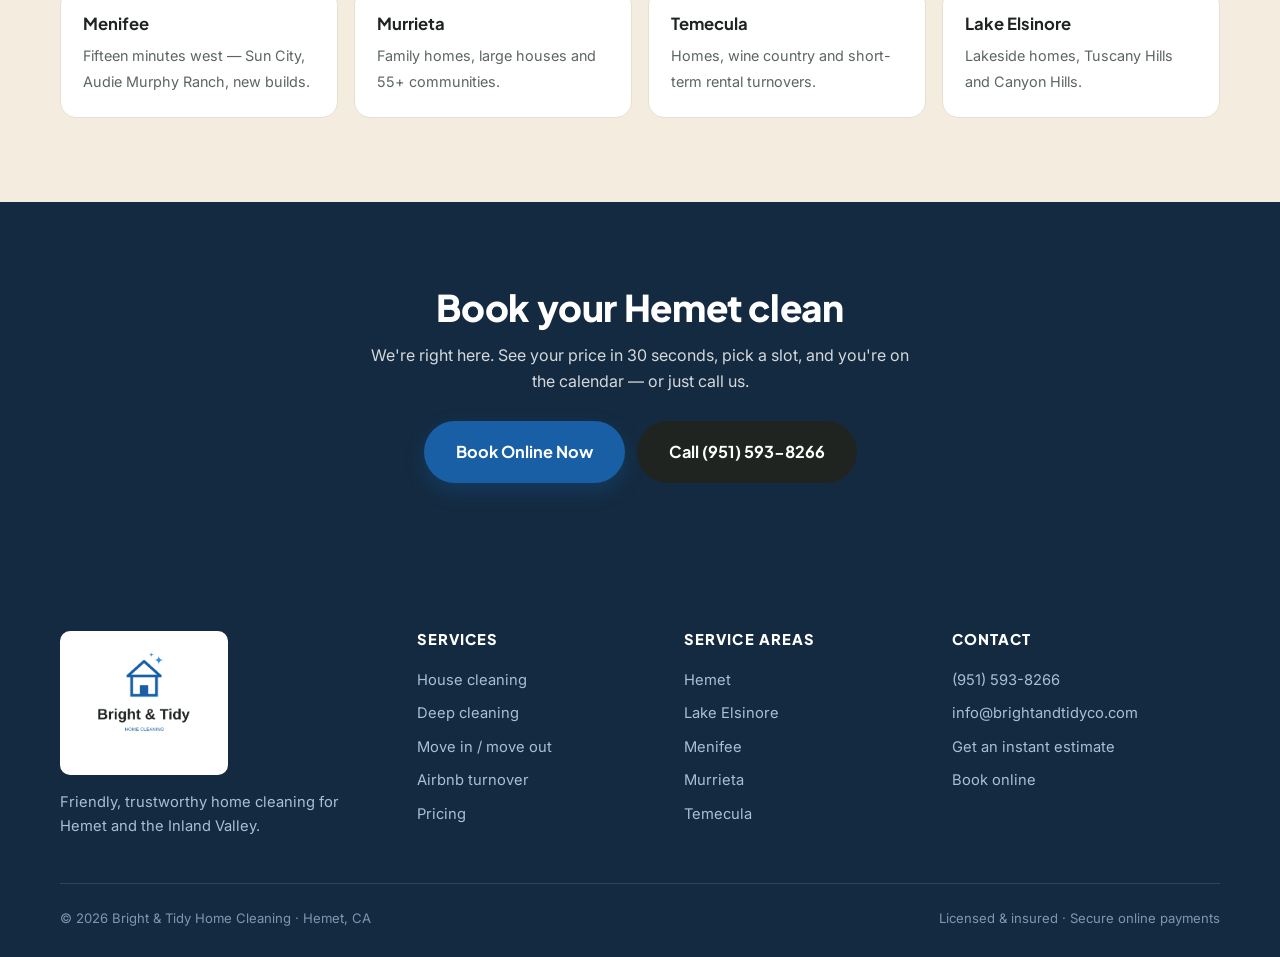
<file: house-cleaning/hemet/index.html>
<!DOCTYPE html>
<html lang="en">
<head>
  <meta charset="UTF-8">
  <meta name="viewport" content="width=device-width, initial-scale=1.0">
  <title>House Cleaning Hemet, CA | Local Maid Service &amp; Move Out Cleaning — Bright &amp; Tidy</title>
  <meta name="description" content="Hemet's local house cleaning company. Recurring maid service, deep cleans and move in/out cleaning across East Hemet, Valle Vista, Seven Hills, Solera and Sierra Dawn. Flat rates from $183.">
  <meta property="og:title" content="House Cleaning in Hemet, CA — Bright &amp; Tidy">
  <meta property="og:description" content="We're based in Hemet. Background-checked, insured cleaners, same-week availability and flat-rate pricing.">
  <meta property="og:type" content="website">
  <meta property="og:url" content="https://brightandtidyco.com/house-cleaning/hemet/">
  <link rel="canonical" href="https://brightandtidyco.com/house-cleaning/hemet/">
  <link rel="icon" type="image/svg+xml" href='data:image/svg+xml,<svg xmlns="http://www.w3.org/2000/svg" viewBox="0 0 100 100"><path d="M50 18 L14 50 H24 V84 H76 V50 H86 Z" fill="%23185FA5"/><path d="M78 6 L82 16 L92 20 L82 24 L78 34 L74 24 L64 20 L74 16 Z" fill="%23378ADD"/></svg>'>
  <link rel="preconnect" href="https://fonts.googleapis.com">
  <link rel="preconnect" href="https://fonts.gstatic.com" crossorigin>
  <link href="https://fonts.googleapis.com/css2?family=Plus+Jakarta+Sans:wght@500;600;700;800&family=Inter:wght@400;500;600&display=swap" rel="stylesheet">
  <link rel="stylesheet" href="/css/styles.css">

  <script type="application/ld+json">
  {
    "@context": "https://schema.org",
    "@type": "HouseCleaningService",
    "name": "Bright & Tidy Home Cleaning — Hemet",
    "description": "Locally owned house cleaning, deep cleaning and move in/out cleaning based in Hemet, California.",
    "url": "https://brightandtidyco.com/house-cleaning/hemet/",
    "telephone": "+1-951-593-8266",
    "email": "info@brightandtidyco.com",
    "priceRange": "$$",
    "address": {
      "@type": "PostalAddress",
      "addressLocality": "Hemet",
      "addressRegion": "CA",
      "addressCountry": "US"
    },
    "areaServed": {
      "@type": "City",
      "name": "Hemet",
      "containedInPlace": { "@type": "State", "name": "California" }
    },
    "makesOffer": [
      { "@type": "Offer", "itemOffered": { "@type": "Service", "name": "Recurring House Cleaning" } },
      { "@type": "Offer", "itemOffered": { "@type": "Service", "name": "Deep Cleaning" } },
      { "@type": "Offer", "itemOffered": { "@type": "Service", "name": "Move Out Cleaning" } },
      { "@type": "Offer", "itemOffered": { "@type": "Service", "name": "Airbnb Turnover Cleaning" } }
    ]
  }
  </script>

  <script type="application/ld+json">
  {
    "@context": "https://schema.org",
    "@type": "BreadcrumbList",
    "itemListElement": [
      { "@type": "ListItem", "position": 1, "name": "Home", "item": "https://brightandtidyco.com/" },
      { "@type": "ListItem", "position": 2, "name": "Service Areas", "item": "https://brightandtidyco.com/#areas" },
      { "@type": "ListItem", "position": 3, "name": "Hemet", "item": "https://brightandtidyco.com/house-cleaning/hemet/" }
    ]
  }
  </script>

  <!-- Google tag (gtag.js) -->
  <script async src="https://www.googletagmanager.com/gtag/js?id=AW-18326347594"></script>
  <script>
    window.dataLayer = window.dataLayer || [];
    function gtag(){dataLayer.push(arguments);}
    gtag('js', new Date());
    gtag('config', 'AW-18326347594');
  </script>
</head>
<body>

  <!-- ======= TOP BAR ======= -->
  <div class="topbar">
    <div class="container topbar__inner">
      <div class="topbar__contact">
        <a href="tel:+19515938266" class="topbar__link">
          <svg viewBox="0 0 24 24" class="ico"><path d="M22 16.9v3a2 2 0 0 1-2.2 2 19.8 19.8 0 0 1-8.6-3 19.5 19.5 0 0 1-6-6 19.8 19.8 0 0 1-3-8.7A2 2 0 0 1 4.1 2h3a2 2 0 0 1 2 1.7c.1 1 .4 2 .7 2.8a2 2 0 0 1-.4 2.1L8.1 9.9a16 16 0 0 0 6 6l1.3-1.3a2 2 0 0 1 2.1-.4c.9.3 1.9.5 2.8.7a2 2 0 0 1 1.7 2z"/></svg>
          (951) 593-8266
        </a>
        <a href="mailto:info@brightandtidyco.com" class="topbar__link topbar__link--email">
          <svg viewBox="0 0 24 24" class="ico"><path d="M4 4h16a2 2 0 0 1 2 2v12a2 2 0 0 1-2 2H4a2 2 0 0 1-2-2V6a2 2 0 0 1 2-2z"/><path d="m22 6-10 7L2 6" fill="none"/></svg>
          info@brightandtidyco.com
        </a>
      </div>
      <p class="topbar__areas">Proudly serving Hemet · Lake Elsinore · Menifee · Murrieta · Temecula</p>
    </div>
  </div>

  <!-- ======= HEADER ======= -->
  <header class="header" id="top">
    <div class="container header__inner">
      <a href="/" class="header__brand">
        <img src="/assets/logo-primary.png" alt="Bright &amp; Tidy Home Cleaning Services" class="header__logo">
      </a>
      <nav class="nav" id="site-nav">
        <a href="/services/house-cleaning/" class="nav__link">House Cleaning</a>
        <a href="/services/deep-cleaning/" class="nav__link">Deep Cleaning</a>
        <a href="/services/move-out-cleaning/" class="nav__link">Move In/Out</a>
        <a href="/services/airbnb-turnover-cleaning/" class="nav__link">Airbnb Turnover</a>
        <a href="/#pricing" class="nav__link">Pricing</a>
        <a href="/#areas" class="nav__link">Service Areas</a>
      </nav>
      <button type="button" class="btn btn--primary header__cta js-hcp-book">Book Online</button>
      <button class="nav-toggle" id="nav-toggle" aria-label="Open menu" aria-expanded="false">
        <span></span><span></span><span></span>
      </button>
    </div>
  </header>

  <!-- ======= PAGE HERO ======= -->
  <section class="phero">
    <div class="container">
      <nav class="crumbs" aria-label="Breadcrumb">
        <ol>
          <li><a href="/">Home</a></li>
          <li><a href="/#areas">Service Areas</a></li>
          <li>Hemet</li>
        </ol>
      </nav>
      <div class="phero__inner">
        <p class="eyebrow">
          <svg viewBox="0 0 24 24" class="ico ico--blue"><path d="M12 21s-7-5.3-7-11a7 7 0 0 1 14 0c0 5.7-7 11-7 11z"/><circle cx="12" cy="10" r="2.5" fill="#fff"/></svg>
          Our home base — Hemet, CA
        </p>
        <h1>House cleaning in Hemet
          <span class="h1-sub">We live here. Recurring maid service, deep cleans and move in/out cleaning across East Hemet, Valle Vista, Seven Hills, Solera Diamond Valley, Sierra Dawn and downtown.</span>
        </h1>
        <p class="phero__sub">Flat rates from <strong>$183</strong>, background-checked and insured cleaners, and the fastest scheduling anywhere on our route — Hemet is where we start and end every day.</p>
        <div class="phero__actions">
          <button type="button" class="btn btn--primary btn--lg js-hcp-book">Book My Hemet Clean</button>
          <a href="tel:+19515938266" class="btn btn--ghost btn--lg">Call (951) 593-8266</a>
        </div>
      </div>
    </div>
  </section>

  <!-- ======= MAIN CONTENT ======= -->
  <section class="section">
    <div class="container prose">
      <h2>The local company, actually local</h2>
      <p>Plenty of cleaning companies list Hemet as a service area. We are headquartered in it. That is not a slogan — it changes what we can do. Our crews start and finish here, so Hemet gets the earliest slots, the shortest notice we can accommodate, and the easiest rescheduling when something goes wrong on your end.</p>
      <p>It also means we are accountable in a way a franchise office two counties away is not. Our name is on this, in the town we live in, and if a clean is not right you are not filing a ticket with a call center — you are calling the people who did it.</p>

      <h3>Neighborhoods we clean in Hemet</h3>
      <ul class="hoods">
        <li>East Hemet</li>
        <li>Valle Vista</li>
        <li>Seven Hills</li>
        <li>Solera Diamond Valley</li>
        <li>Sierra Dawn</li>
        <li>Hemet West</li>
        <li>Downtown Hemet</li>
        <li>West Hemet</li>
        <li>Diamond Valley</li>
        <li>Winchester</li>
        <li>San Jacinto</li>
      </ul>
      <p>We also cover San Jacinto next door at no extra charge. If you are somewhere on the edge of the valley and not sure whether you are in range, just ask — the answer is usually yes.</p>

      <h2>Dust is the local problem</h2>
      <p>Every city we serve has its own version of the same complaint, and in Hemet it is dust. Long dry stretches, wind coming through the San Jacinto valley, open land on the edges of town, and homes running air conditioning most of the year — the result is fine dust that settles constantly and gets into the places nobody cleans weekly: vents and returns, ceiling fan blades, blinds, window tracks, the tops of door frames.</p>
      <p>Two practical consequences. First, a standard clean does not touch most of that, by design — it is not scoped to. Second, homes here genuinely benefit from <a href="/services/deep-cleaning/">deep cleans</a> more often than the general once-or-twice-a-year advice; quarterly is reasonable in Hemet, particularly if you are near open ground or run the AC hard.</p>

      <h2>Older homes and 55+ communities</h2>
      <p>Hemet's housing stock skews older than the newer cities down the 79, and the retirement communities — Seven Hills, Solera Diamond Valley, Sierra Dawn, Hemet West — are a large part of what we do here.</p>
      <p>Older homes come with older surfaces: original tile grout, aging bathroom fixtures, hard-water scale that has had years to build up. A standard clean keeps those tidy but will not reverse them. A deep clean will get considerably further, and we would rather tell you honestly what will and will not come out than have you pay for a visit expecting a miracle.</p>
      <p>In the 55+ communities, the same principles apply as everywhere: <strong>the same team every visit</strong>, tight arrival times rather than vague windows, and no pressure to book more frequently than you actually need. Monthly is often plenty.</p>

      <h2>Moving in or out of Hemet</h2>
      <p>Our <a href="/services/move-out-cleaning/">move out clean</a> includes inside the oven, refrigerator and cabinets as standard rather than as paid add-ons — the three items landlords and property managers check first. Because we are based here, Hemet is also the city where we can most often fit in a genuinely last-minute move out clean, so if you are up against a walkthrough in the next day or two it is worth calling rather than assuming.</p>

      <h2>What we charge in Hemet</h2>
      <ul>
        <li><strong>The Refresh</strong> (standard clean) — from $183</li>
        <li><strong>The Deep Clean</strong> — from $205</li>
        <li><strong>The Fresh Start</strong> (move in/out) — from $345</li>
        <li><strong>Recurring plans</strong> — save 10% monthly, 15% bi-weekly, 20% weekly</li>
      </ul>
      <p>Priced by square footage, not bedroom count. The estimator prices every size up to 3,500 sq ft instantly; larger homes get a custom quote. Memberships are no-contract — the 12-month element is a price lock, not a commitment.</p>
      <p><a href="/#estimate">Get your Hemet price in 30 seconds →</a></p>

      <h2>Frequently asked questions</h2>
      <details class="faq__item">
        <summary>How quickly can you come out in Hemet?</summary>
        <p>Faster than anywhere else we serve — Hemet is our home base, so we can often do same-week and sometimes next-day. Book online for live availability, or call <a href="tel:+19515938266">(951) 593-8266</a> if you need something sooner than the calendar shows.</p>
      </details>
      <details class="faq__item">
        <summary>Do you cover San Jacinto and Valle Vista?</summary>
        <p>Yes, both, at no extra charge.</p>
      </details>
      <details class="faq__item">
        <summary>My house gets dusty again within days. What helps?</summary>
        <p>That's the valley, not your cleaning. A deep clean that gets vents, returns, fan blades, blinds and window tracks makes a much bigger difference than cleaning surfaces more often — most Hemet homes do best with quarterly deep cleans alongside a regular schedule.</p>
      </details>
      <details class="faq__item">
        <summary>Can you get hard-water stains out?</summary>
        <p>Often substantially, sometimes not entirely — years of scale on older fixtures can be permanently etched. We'll tell you honestly what we think will come out before you book rather than after.</p>
      </details>
    </div>
  </section>

  <!-- ======= RELATED ======= -->
  <section class="section related">
    <div class="container">
      <div class="section__head section__head--center">
        <p class="eyebrow">Nearby</p>
        <h2>We also clean across the valley</h2>
      </div>
      <div class="related__grid">
        <a class="related__card" href="/house-cleaning/menifee/">
          <strong>Menifee</strong>
          <span>Fifteen minutes west — Sun City, Audie Murphy Ranch, new builds.</span>
        </a>
        <a class="related__card" href="/house-cleaning/murrieta/">
          <strong>Murrieta</strong>
          <span>Family homes, large houses and 55+ communities.</span>
        </a>
        <a class="related__card" href="/house-cleaning/temecula/">
          <strong>Temecula</strong>
          <span>Homes, wine country and short-term rental turnovers.</span>
        </a>
        <a class="related__card" href="/house-cleaning/lake-elsinore/">
          <strong>Lake Elsinore</strong>
          <span>Lakeside homes, Tuscany Hills and Canyon Hills.</span>
        </a>
      </div>
    </div>
  </section>

  <!-- ======= CLOSING CTA ======= -->
  <section class="section endcta">
    <div class="container">
      <h2>Book your Hemet clean</h2>
      <p>We're right here. See your price in 30 seconds, pick a slot, and you're on the calendar — or just call us.</p>
      <div class="endcta__actions">
        <button type="button" class="btn btn--primary btn--lg js-hcp-book">Book Online Now</button>
        <a href="tel:+19515938266" class="btn btn--dark btn--lg">Call (951) 593-8266</a>
      </div>
    </div>
  </section>

  <!-- ======= FOOTER ======= -->
  <footer class="footer">
    <div class="container footer__inner">
      <div class="footer__brand">
        <div class="footer__logo-tile">
          <img src="/assets/logo-stacked.png" alt="Bright &amp; Tidy Home Cleaning">
        </div>
        <p>Friendly, trustworthy home cleaning for Hemet and the Inland Valley.</p>
      </div>
      <div class="footer__col">
        <h4>Services</h4>
        <a href="/services/house-cleaning/">House cleaning</a>
        <a href="/services/deep-cleaning/">Deep cleaning</a>
        <a href="/services/move-out-cleaning/">Move in / move out</a>
        <a href="/services/airbnb-turnover-cleaning/">Airbnb turnover</a>
        <a href="/#pricing">Pricing</a>
      </div>
      <div class="footer__col">
        <h4>Service areas</h4>
        <a href="/house-cleaning/hemet/">Hemet</a>
        <a href="/house-cleaning/lake-elsinore/">Lake Elsinore</a>
        <a href="/house-cleaning/menifee/">Menifee</a>
        <a href="/house-cleaning/murrieta/">Murrieta</a>
        <a href="/house-cleaning/temecula/">Temecula</a>
      </div>
      <div class="footer__col">
        <h4>Contact</h4>
        <a href="tel:+19515938266">(951) 593-8266</a>
        <a href="mailto:info@brightandtidyco.com">info@brightandtidyco.com</a>
        <a href="/#estimate">Get an instant estimate</a>
        <a href="/#book">Book online</a>
      </div>
    </div>
    <div class="container footer__legal">
      <p>© <span id="year">2026</span> Bright &amp; Tidy Home Cleaning · Hemet, CA</p>
      <p>Licensed &amp; insured · Secure online payments</p>
    </div>
  </footer>

  <script async src="https://online-booking.housecallpro.com/script.js?token=741ba4f4405848329b903c71b3509811&orgName=bright--tidy-llc"></script>
  <script src="/js/page.js"></script>
</body>
</html>
</file>
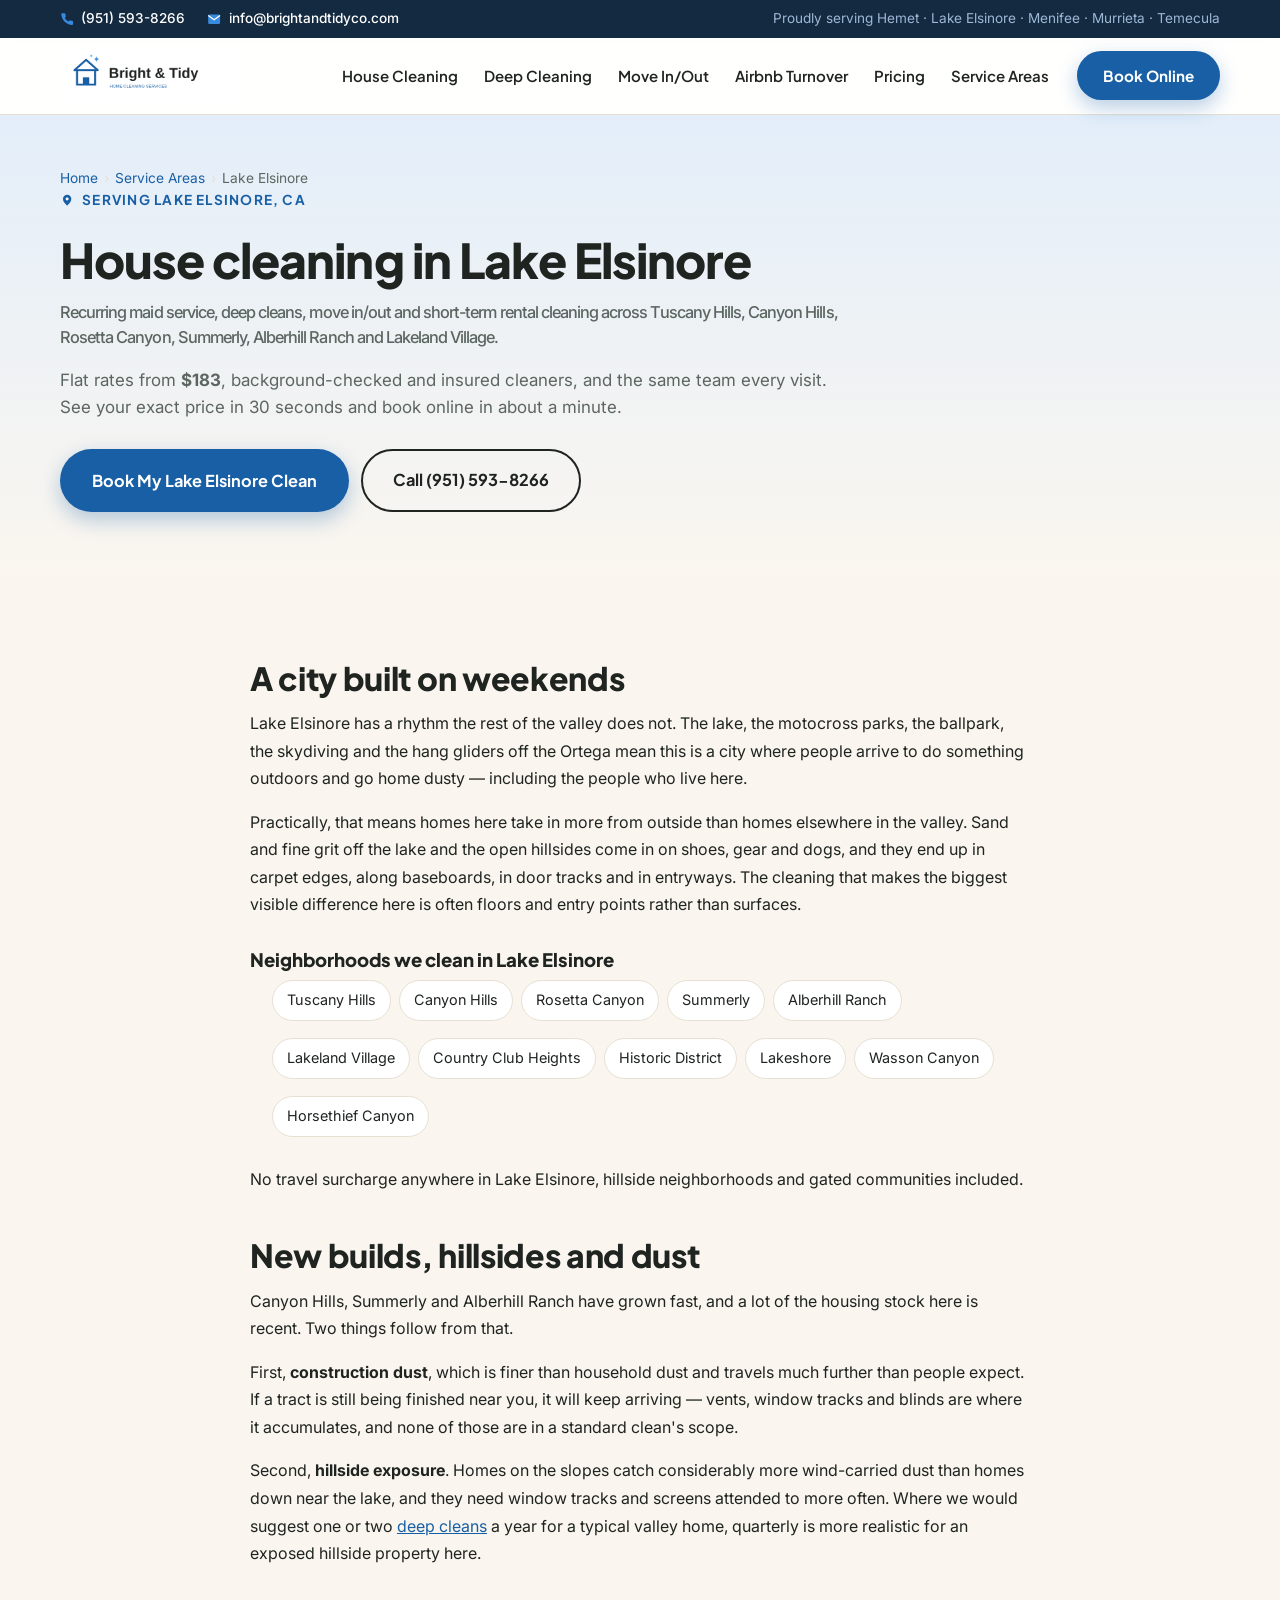
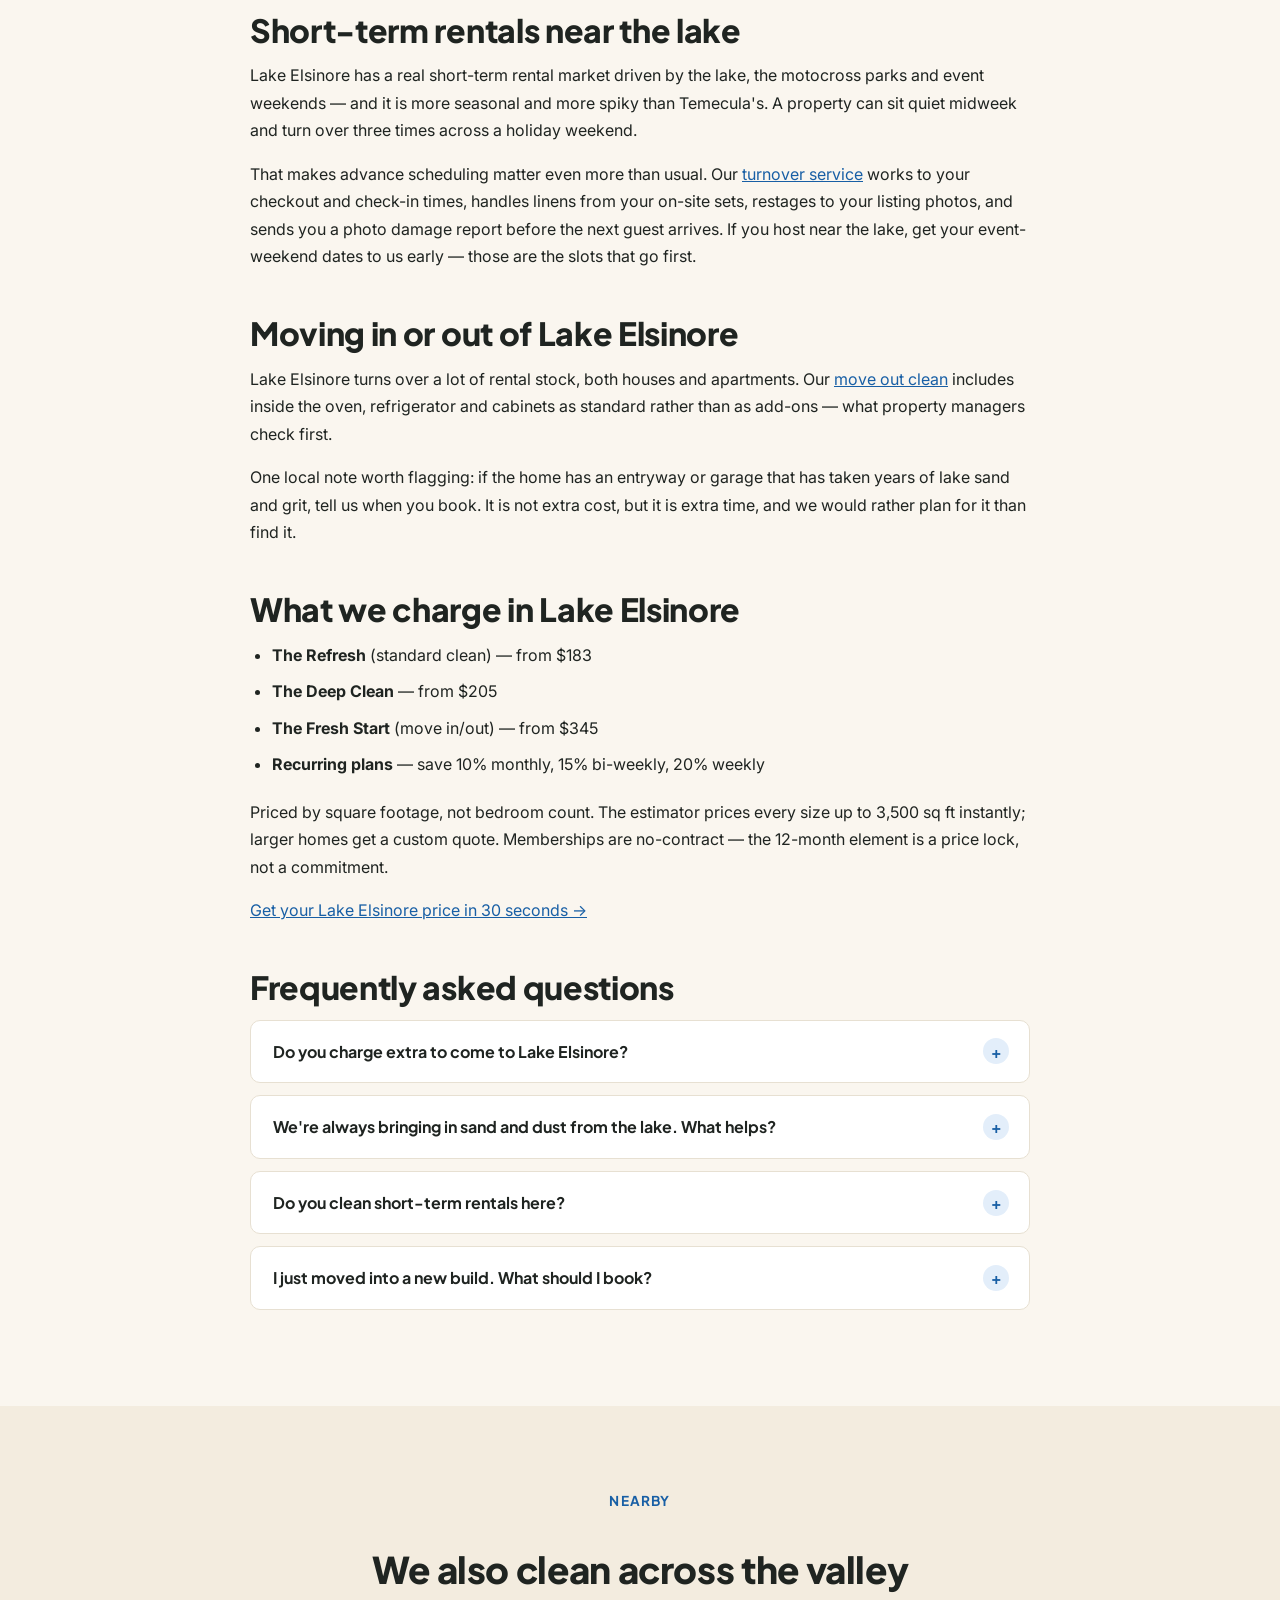
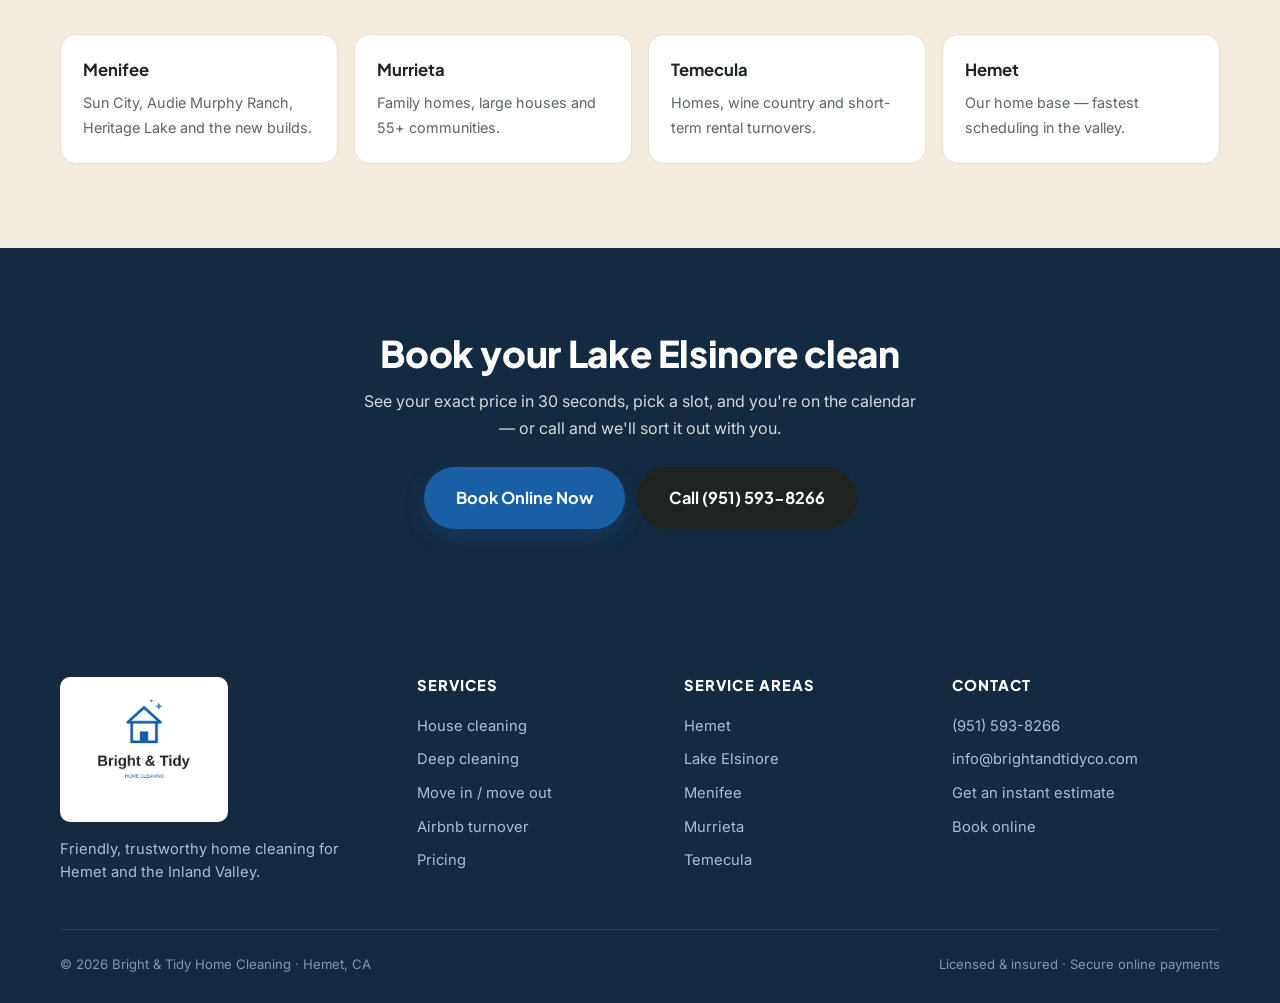
<file: house-cleaning/lake-elsinore/index.html>
<!DOCTYPE html>
<html lang="en">
<head>
  <meta charset="UTF-8">
  <meta name="viewport" content="width=device-width, initial-scale=1.0">
  <title>House Cleaning Lake Elsinore, CA | Maid Service &amp; Move Out Cleaning — Bright &amp; Tidy</title>
  <meta name="description" content="House cleaning services in Lake Elsinore, CA. Recurring maid service, deep cleans, move in/out and short-term rental cleaning across Tuscany Hills, Canyon Hills, Rosetta Canyon and Summerly. From $183.">
  <meta property="og:title" content="House Cleaning in Lake Elsinore, CA — Bright &amp; Tidy">
  <meta property="og:description" content="Background-checked, insured cleaners serving Lake Elsinore. Recurring plans, deep cleans and move out cleaning with flat-rate pricing.">
  <meta property="og:type" content="website">
  <meta property="og:url" content="https://brightandtidyco.com/house-cleaning/lake-elsinore/">
  <link rel="canonical" href="https://brightandtidyco.com/house-cleaning/lake-elsinore/">
  <link rel="icon" type="image/svg+xml" href='data:image/svg+xml,<svg xmlns="http://www.w3.org/2000/svg" viewBox="0 0 100 100"><path d="M50 18 L14 50 H24 V84 H76 V50 H86 Z" fill="%23185FA5"/><path d="M78 6 L82 16 L92 20 L82 24 L78 34 L74 24 L64 20 L74 16 Z" fill="%23378ADD"/></svg>'>
  <link rel="preconnect" href="https://fonts.googleapis.com">
  <link rel="preconnect" href="https://fonts.gstatic.com" crossorigin>
  <link href="https://fonts.googleapis.com/css2?family=Plus+Jakarta+Sans:wght@500;600;700;800&family=Inter:wght@400;500;600&display=swap" rel="stylesheet">
  <link rel="stylesheet" href="/css/styles.css">

  <script type="application/ld+json">
  {
    "@context": "https://schema.org",
    "@type": "HouseCleaningService",
    "name": "Bright & Tidy Home Cleaning — Lake Elsinore",
    "description": "House cleaning, deep cleaning, move in/out cleaning and short-term rental turnover cleaning serving Lake Elsinore, California.",
    "url": "https://brightandtidyco.com/house-cleaning/lake-elsinore/",
    "telephone": "+1-951-593-8266",
    "email": "info@brightandtidyco.com",
    "priceRange": "$$",
    "address": {
      "@type": "PostalAddress",
      "addressLocality": "Hemet",
      "addressRegion": "CA",
      "addressCountry": "US"
    },
    "areaServed": {
      "@type": "City",
      "name": "Lake Elsinore",
      "containedInPlace": { "@type": "State", "name": "California" }
    },
    "makesOffer": [
      { "@type": "Offer", "itemOffered": { "@type": "Service", "name": "Recurring House Cleaning" } },
      { "@type": "Offer", "itemOffered": { "@type": "Service", "name": "Deep Cleaning" } },
      { "@type": "Offer", "itemOffered": { "@type": "Service", "name": "Move Out Cleaning" } },
      { "@type": "Offer", "itemOffered": { "@type": "Service", "name": "Airbnb Turnover Cleaning" } }
    ]
  }
  </script>

  <script type="application/ld+json">
  {
    "@context": "https://schema.org",
    "@type": "BreadcrumbList",
    "itemListElement": [
      { "@type": "ListItem", "position": 1, "name": "Home", "item": "https://brightandtidyco.com/" },
      { "@type": "ListItem", "position": 2, "name": "Service Areas", "item": "https://brightandtidyco.com/#areas" },
      { "@type": "ListItem", "position": 3, "name": "Lake Elsinore", "item": "https://brightandtidyco.com/house-cleaning/lake-elsinore/" }
    ]
  }
  </script>

  <!-- Google tag (gtag.js) -->
  <script async src="https://www.googletagmanager.com/gtag/js?id=AW-18326347594"></script>
  <script>
    window.dataLayer = window.dataLayer || [];
    function gtag(){dataLayer.push(arguments);}
    gtag('js', new Date());
    gtag('config', 'AW-18326347594');
  </script>
</head>
<body>

  <!-- ======= TOP BAR ======= -->
  <div class="topbar">
    <div class="container topbar__inner">
      <div class="topbar__contact">
        <a href="tel:+19515938266" class="topbar__link">
          <svg viewBox="0 0 24 24" class="ico"><path d="M22 16.9v3a2 2 0 0 1-2.2 2 19.8 19.8 0 0 1-8.6-3 19.5 19.5 0 0 1-6-6 19.8 19.8 0 0 1-3-8.7A2 2 0 0 1 4.1 2h3a2 2 0 0 1 2 1.7c.1 1 .4 2 .7 2.8a2 2 0 0 1-.4 2.1L8.1 9.9a16 16 0 0 0 6 6l1.3-1.3a2 2 0 0 1 2.1-.4c.9.3 1.9.5 2.8.7a2 2 0 0 1 1.7 2z"/></svg>
          (951) 593-8266
        </a>
        <a href="mailto:info@brightandtidyco.com" class="topbar__link topbar__link--email">
          <svg viewBox="0 0 24 24" class="ico"><path d="M4 4h16a2 2 0 0 1 2 2v12a2 2 0 0 1-2 2H4a2 2 0 0 1-2-2V6a2 2 0 0 1 2-2z"/><path d="m22 6-10 7L2 6" fill="none"/></svg>
          info@brightandtidyco.com
        </a>
      </div>
      <p class="topbar__areas">Proudly serving Hemet · Lake Elsinore · Menifee · Murrieta · Temecula</p>
    </div>
  </div>

  <!-- ======= HEADER ======= -->
  <header class="header" id="top">
    <div class="container header__inner">
      <a href="/" class="header__brand">
        <img src="/assets/logo-primary.png" alt="Bright &amp; Tidy Home Cleaning Services" class="header__logo">
      </a>
      <nav class="nav" id="site-nav">
        <a href="/services/house-cleaning/" class="nav__link">House Cleaning</a>
        <a href="/services/deep-cleaning/" class="nav__link">Deep Cleaning</a>
        <a href="/services/move-out-cleaning/" class="nav__link">Move In/Out</a>
        <a href="/services/airbnb-turnover-cleaning/" class="nav__link">Airbnb Turnover</a>
        <a href="/#pricing" class="nav__link">Pricing</a>
        <a href="/#areas" class="nav__link">Service Areas</a>
      </nav>
      <button type="button" class="btn btn--primary header__cta js-hcp-book">Book Online</button>
      <button class="nav-toggle" id="nav-toggle" aria-label="Open menu" aria-expanded="false">
        <span></span><span></span><span></span>
      </button>
    </div>
  </header>

  <!-- ======= PAGE HERO ======= -->
  <section class="phero">
    <div class="container">
      <nav class="crumbs" aria-label="Breadcrumb">
        <ol>
          <li><a href="/">Home</a></li>
          <li><a href="/#areas">Service Areas</a></li>
          <li>Lake Elsinore</li>
        </ol>
      </nav>
      <div class="phero__inner">
        <p class="eyebrow">
          <svg viewBox="0 0 24 24" class="ico ico--blue"><path d="M12 21s-7-5.3-7-11a7 7 0 0 1 14 0c0 5.7-7 11-7 11z"/><circle cx="12" cy="10" r="2.5" fill="#fff"/></svg>
          Serving Lake Elsinore, CA
        </p>
        <h1>House cleaning in Lake Elsinore
          <span class="h1-sub">Recurring maid service, deep cleans, move in/out and short-term rental cleaning across Tuscany Hills, Canyon Hills, Rosetta Canyon, Summerly, Alberhill Ranch and Lakeland Village.</span>
        </h1>
        <p class="phero__sub">Flat rates from <strong>$183</strong>, background-checked and insured cleaners, and the same team every visit. See your exact price in 30 seconds and book online in about a minute.</p>
        <div class="phero__actions">
          <button type="button" class="btn btn--primary btn--lg js-hcp-book">Book My Lake Elsinore Clean</button>
          <a href="tel:+19515938266" class="btn btn--ghost btn--lg">Call (951) 593-8266</a>
        </div>
      </div>
    </div>
  </section>

  <!-- ======= MAIN CONTENT ======= -->
  <section class="section">
    <div class="container prose">
      <h2>A city built on weekends</h2>
      <p>Lake Elsinore has a rhythm the rest of the valley does not. The lake, the motocross parks, the ballpark, the skydiving and the hang gliders off the Ortega mean this is a city where people arrive to do something outdoors and go home dusty — including the people who live here.</p>
      <p>Practically, that means homes here take in more from outside than homes elsewhere in the valley. Sand and fine grit off the lake and the open hillsides come in on shoes, gear and dogs, and they end up in carpet edges, along baseboards, in door tracks and in entryways. The cleaning that makes the biggest visible difference here is often floors and entry points rather than surfaces.</p>

      <h3>Neighborhoods we clean in Lake Elsinore</h3>
      <ul class="hoods">
        <li>Tuscany Hills</li>
        <li>Canyon Hills</li>
        <li>Rosetta Canyon</li>
        <li>Summerly</li>
        <li>Alberhill Ranch</li>
        <li>Lakeland Village</li>
        <li>Country Club Heights</li>
        <li>Historic District</li>
        <li>Lakeshore</li>
        <li>Wasson Canyon</li>
        <li>Horsethief Canyon</li>
      </ul>
      <p>No travel surcharge anywhere in Lake Elsinore, hillside neighborhoods and gated communities included.</p>

      <h2>New builds, hillsides and dust</h2>
      <p>Canyon Hills, Summerly and Alberhill Ranch have grown fast, and a lot of the housing stock here is recent. Two things follow from that.</p>
      <p>First, <strong>construction dust</strong>, which is finer than household dust and travels much further than people expect. If a tract is still being finished near you, it will keep arriving — vents, window tracks and blinds are where it accumulates, and none of those are in a standard clean's scope.</p>
      <p>Second, <strong>hillside exposure</strong>. Homes on the slopes catch considerably more wind-carried dust than homes down near the lake, and they need window tracks and screens attended to more often. Where we would suggest one or two <a href="/services/deep-cleaning/">deep cleans</a> a year for a typical valley home, quarterly is more realistic for an exposed hillside property here.</p>

      <h2>Short-term rentals near the lake</h2>
      <p>Lake Elsinore has a real short-term rental market driven by the lake, the motocross parks and event weekends — and it is more seasonal and more spiky than Temecula's. A property can sit quiet midweek and turn over three times across a holiday weekend.</p>
      <p>That makes advance scheduling matter even more than usual. Our <a href="/services/airbnb-turnover-cleaning/">turnover service</a> works to your checkout and check-in times, handles linens from your on-site sets, restages to your listing photos, and sends you a photo damage report before the next guest arrives. If you host near the lake, get your event-weekend dates to us early — those are the slots that go first.</p>

      <h2>Moving in or out of Lake Elsinore</h2>
      <p>Lake Elsinore turns over a lot of rental stock, both houses and apartments. Our <a href="/services/move-out-cleaning/">move out clean</a> includes inside the oven, refrigerator and cabinets as standard rather than as add-ons — what property managers check first.</p>
      <p>One local note worth flagging: if the home has an entryway or garage that has taken years of lake sand and grit, tell us when you book. It is not extra cost, but it is extra time, and we would rather plan for it than find it.</p>

      <h2>What we charge in Lake Elsinore</h2>
      <ul>
        <li><strong>The Refresh</strong> (standard clean) — from $183</li>
        <li><strong>The Deep Clean</strong> — from $205</li>
        <li><strong>The Fresh Start</strong> (move in/out) — from $345</li>
        <li><strong>Recurring plans</strong> — save 10% monthly, 15% bi-weekly, 20% weekly</li>
      </ul>
      <p>Priced by square footage, not bedroom count. The estimator prices every size up to 3,500 sq ft instantly; larger homes get a custom quote. Memberships are no-contract — the 12-month element is a price lock, not a commitment.</p>
      <p><a href="/#estimate">Get your Lake Elsinore price in 30 seconds →</a></p>

      <h2>Frequently asked questions</h2>
      <details class="faq__item">
        <summary>Do you charge extra to come to Lake Elsinore?</summary>
        <p>No — no travel surcharge anywhere in the city, hillside neighborhoods and gated communities included.</p>
      </details>
      <details class="faq__item">
        <summary>We're always bringing in sand and dust from the lake. What helps?</summary>
        <p>Focus on floors and entry points rather than cleaning surfaces more often, and get window tracks and screens done properly a few times a year. Hillside homes here generally do best with quarterly deep cleans.</p>
      </details>
      <details class="faq__item">
        <summary>Do you clean short-term rentals here?</summary>
        <p>Yes. Give us your checkout and check-in times and, ideally, your event-weekend dates in advance — holiday and race weekends are when turnover slots run out.</p>
      </details>
      <details class="faq__item">
        <summary>I just moved into a new build. What should I book?</summary>
        <p>A deep clean before your furniture goes in. Construction dust settles in vents, window tracks and blinds, and those are only easy to reach while the house is empty.</p>
      </details>
    </div>
  </section>

  <!-- ======= RELATED ======= -->
  <section class="section related">
    <div class="container">
      <div class="section__head section__head--center">
        <p class="eyebrow">Nearby</p>
        <h2>We also clean across the valley</h2>
      </div>
      <div class="related__grid">
        <a class="related__card" href="/house-cleaning/menifee/">
          <strong>Menifee</strong>
          <span>Sun City, Audie Murphy Ranch, Heritage Lake and the new builds.</span>
        </a>
        <a class="related__card" href="/house-cleaning/murrieta/">
          <strong>Murrieta</strong>
          <span>Family homes, large houses and 55+ communities.</span>
        </a>
        <a class="related__card" href="/house-cleaning/temecula/">
          <strong>Temecula</strong>
          <span>Homes, wine country and short-term rental turnovers.</span>
        </a>
        <a class="related__card" href="/house-cleaning/hemet/">
          <strong>Hemet</strong>
          <span>Our home base — fastest scheduling in the valley.</span>
        </a>
      </div>
    </div>
  </section>

  <!-- ======= CLOSING CTA ======= -->
  <section class="section endcta">
    <div class="container">
      <h2>Book your Lake Elsinore clean</h2>
      <p>See your exact price in 30 seconds, pick a slot, and you're on the calendar — or call and we'll sort it out with you.</p>
      <div class="endcta__actions">
        <button type="button" class="btn btn--primary btn--lg js-hcp-book">Book Online Now</button>
        <a href="tel:+19515938266" class="btn btn--dark btn--lg">Call (951) 593-8266</a>
      </div>
    </div>
  </section>

  <!-- ======= FOOTER ======= -->
  <footer class="footer">
    <div class="container footer__inner">
      <div class="footer__brand">
        <div class="footer__logo-tile">
          <img src="/assets/logo-stacked.png" alt="Bright &amp; Tidy Home Cleaning">
        </div>
        <p>Friendly, trustworthy home cleaning for Hemet and the Inland Valley.</p>
      </div>
      <div class="footer__col">
        <h4>Services</h4>
        <a href="/services/house-cleaning/">House cleaning</a>
        <a href="/services/deep-cleaning/">Deep cleaning</a>
        <a href="/services/move-out-cleaning/">Move in / move out</a>
        <a href="/services/airbnb-turnover-cleaning/">Airbnb turnover</a>
        <a href="/#pricing">Pricing</a>
      </div>
      <div class="footer__col">
        <h4>Service areas</h4>
        <a href="/house-cleaning/hemet/">Hemet</a>
        <a href="/house-cleaning/lake-elsinore/">Lake Elsinore</a>
        <a href="/house-cleaning/menifee/">Menifee</a>
        <a href="/house-cleaning/murrieta/">Murrieta</a>
        <a href="/house-cleaning/temecula/">Temecula</a>
      </div>
      <div class="footer__col">
        <h4>Contact</h4>
        <a href="tel:+19515938266">(951) 593-8266</a>
        <a href="mailto:info@brightandtidyco.com">info@brightandtidyco.com</a>
        <a href="/#estimate">Get an instant estimate</a>
        <a href="/#book">Book online</a>
      </div>
    </div>
    <div class="container footer__legal">
      <p>© <span id="year">2026</span> Bright &amp; Tidy Home Cleaning · Hemet, CA</p>
      <p>Licensed &amp; insured · Secure online payments</p>
    </div>
  </footer>

  <script async src="https://online-booking.housecallpro.com/script.js?token=741ba4f4405848329b903c71b3509811&orgName=bright--tidy-llc"></script>
  <script src="/js/page.js"></script>
</body>
</html>
</file>
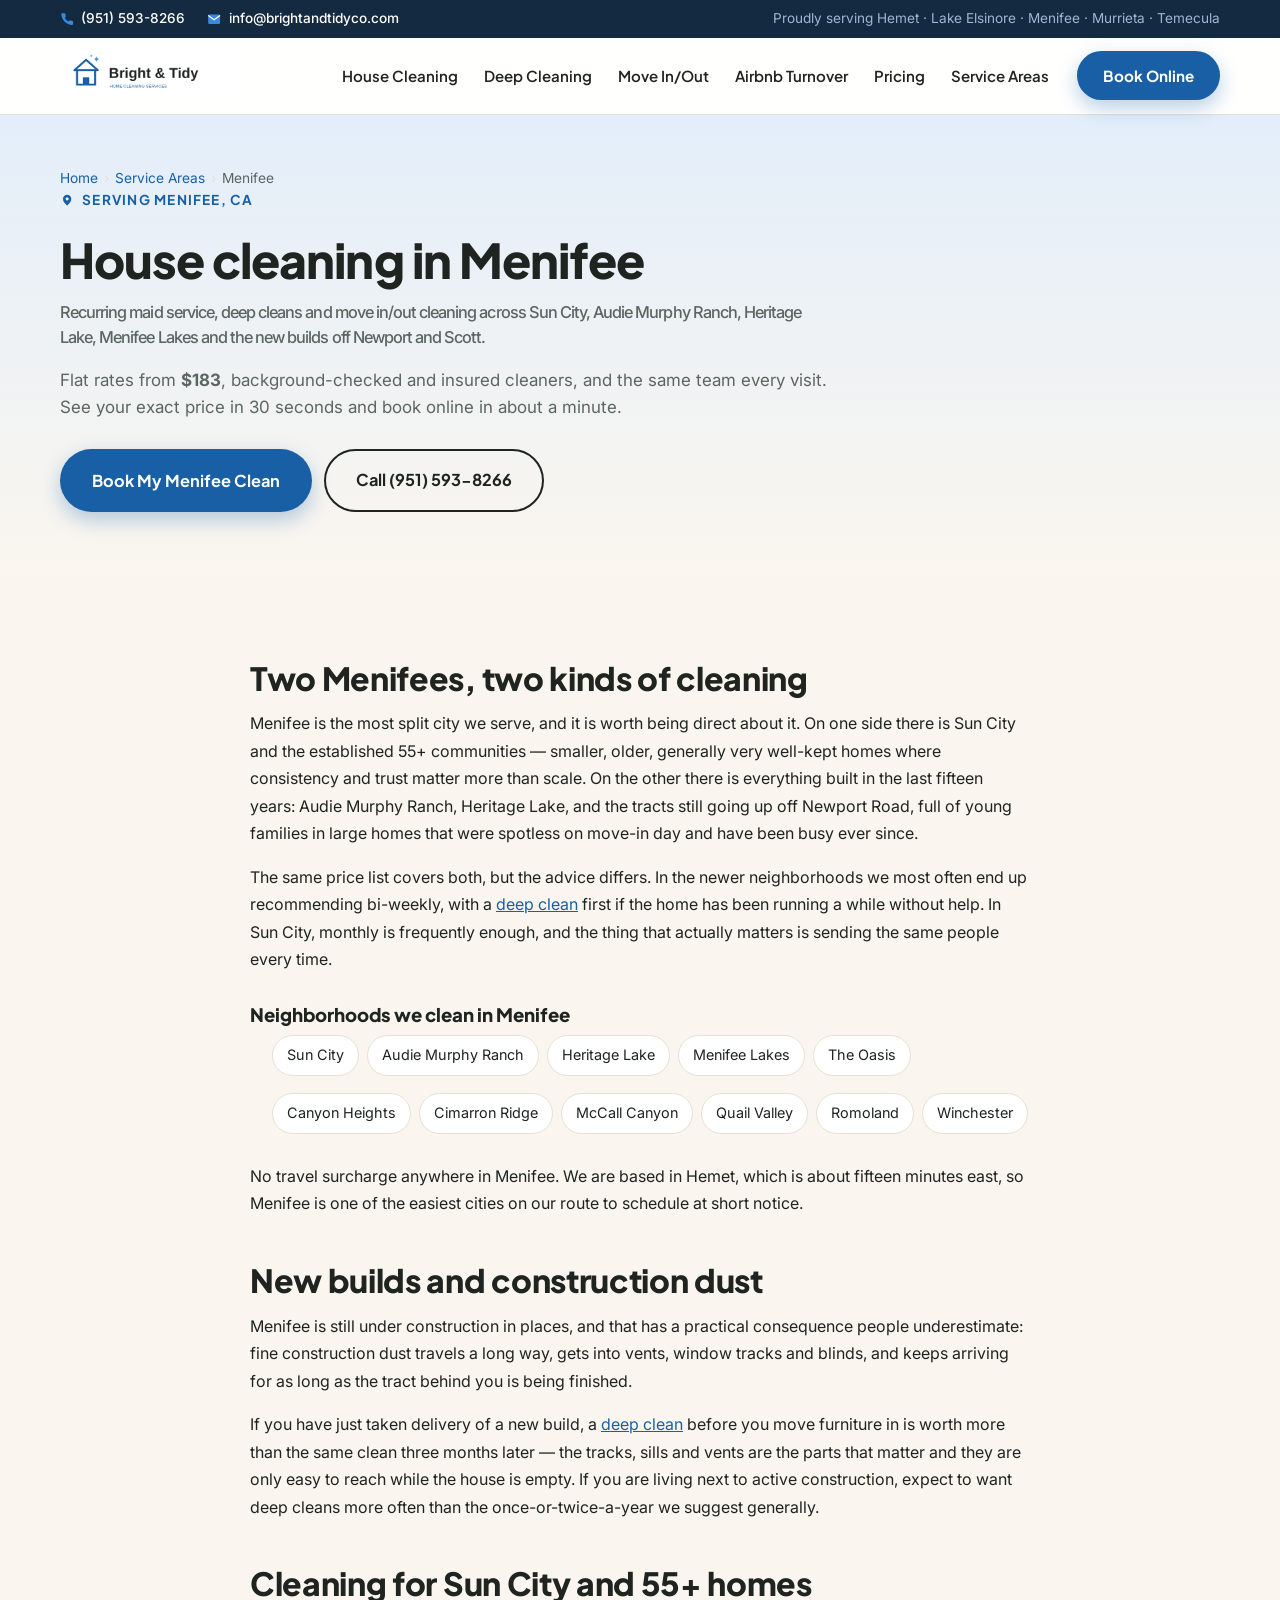
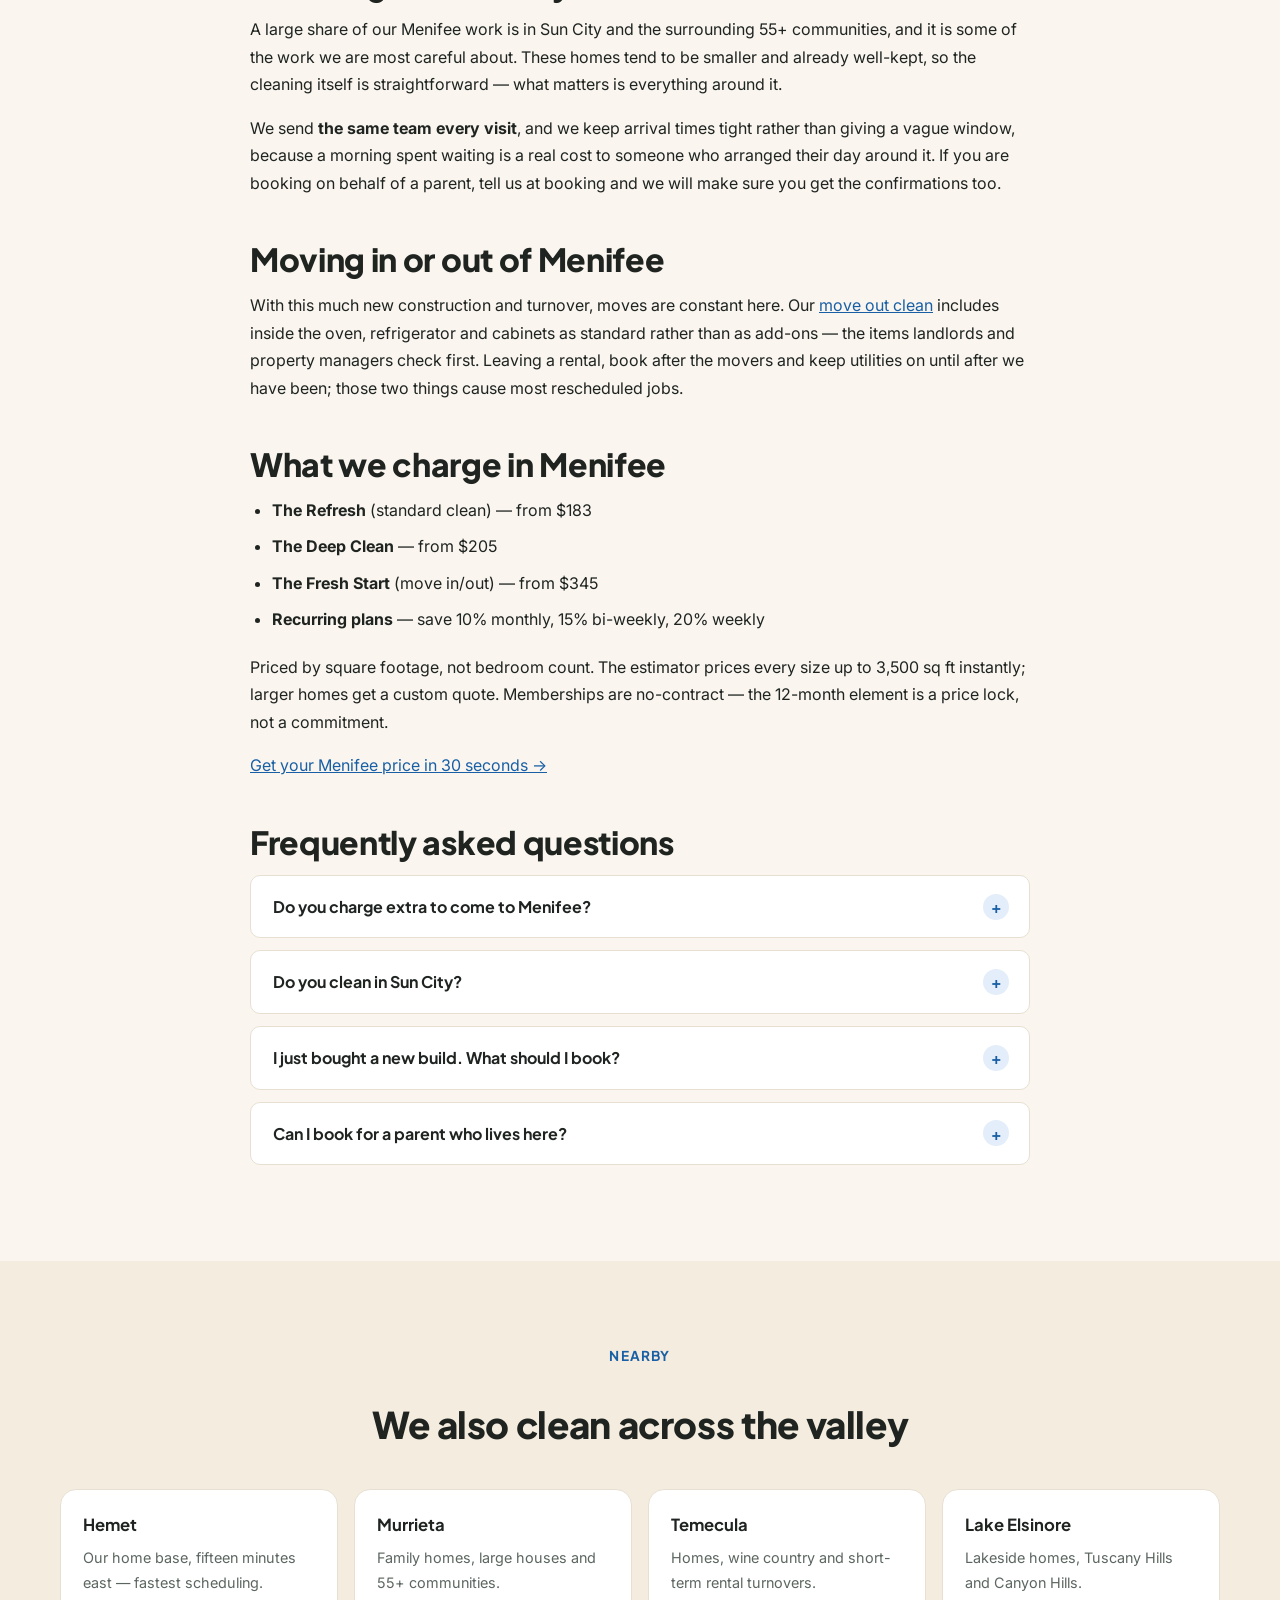
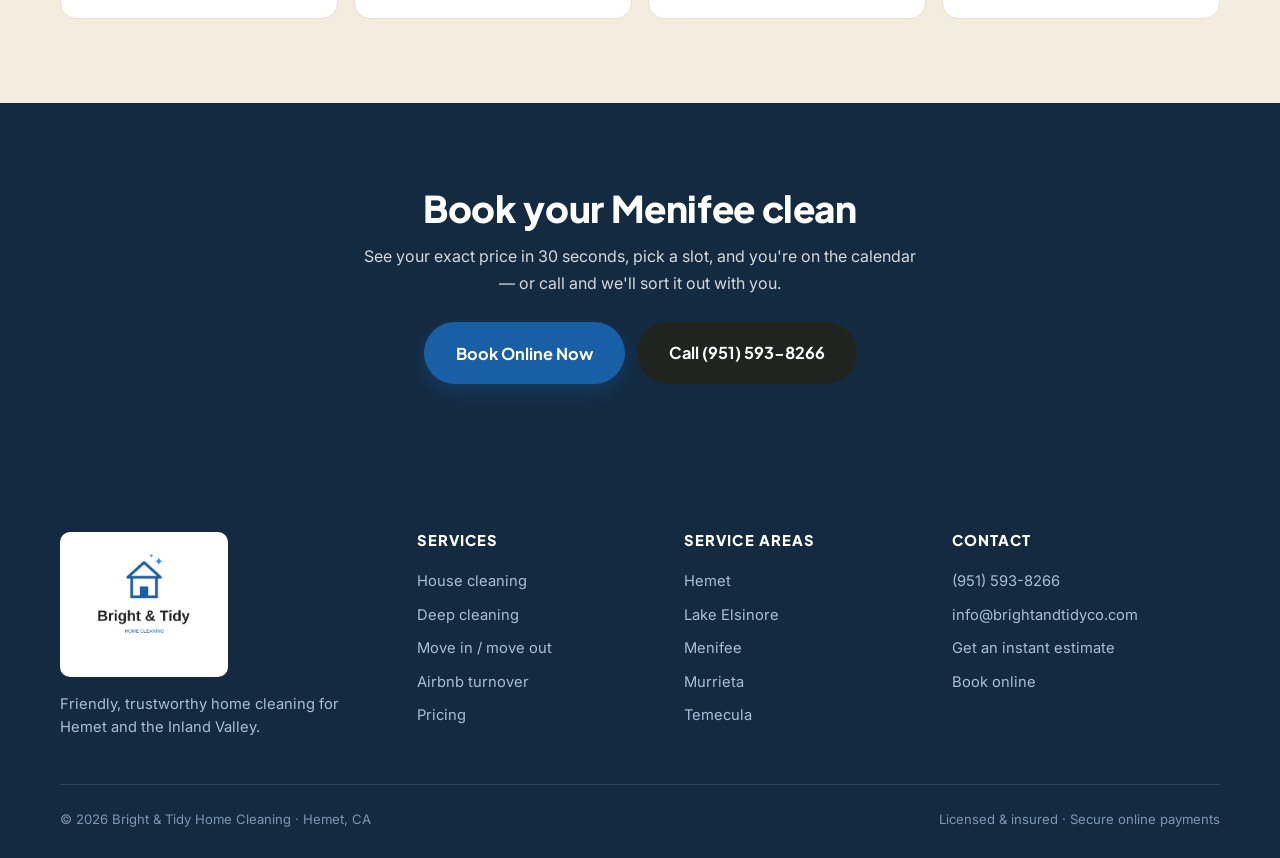
<file: house-cleaning/menifee/index.html>
<!DOCTYPE html>
<html lang="en">
<head>
  <meta charset="UTF-8">
  <meta name="viewport" content="width=device-width, initial-scale=1.0">
  <title>House Cleaning Menifee, CA | Maid Service &amp; Move Out Cleaning — Bright &amp; Tidy</title>
  <meta name="description" content="House cleaning services in Menifee, CA. Recurring maid service, deep cleans and move in/out cleaning across Sun City, Audie Murphy Ranch, Heritage Lake and Menifee Lakes. Flat rates from $183.">
  <meta property="og:title" content="House Cleaning in Menifee, CA — Bright &amp; Tidy">
  <meta property="og:description" content="Background-checked, insured cleaners serving Menifee. Recurring plans, deep cleans and move out cleaning with flat-rate pricing.">
  <meta property="og:type" content="website">
  <meta property="og:url" content="https://brightandtidyco.com/house-cleaning/menifee/">
  <link rel="canonical" href="https://brightandtidyco.com/house-cleaning/menifee/">
  <link rel="icon" type="image/svg+xml" href='data:image/svg+xml,<svg xmlns="http://www.w3.org/2000/svg" viewBox="0 0 100 100"><path d="M50 18 L14 50 H24 V84 H76 V50 H86 Z" fill="%23185FA5"/><path d="M78 6 L82 16 L92 20 L82 24 L78 34 L74 24 L64 20 L74 16 Z" fill="%23378ADD"/></svg>'>
  <link rel="preconnect" href="https://fonts.googleapis.com">
  <link rel="preconnect" href="https://fonts.gstatic.com" crossorigin>
  <link href="https://fonts.googleapis.com/css2?family=Plus+Jakarta+Sans:wght@500;600;700;800&family=Inter:wght@400;500;600&display=swap" rel="stylesheet">
  <link rel="stylesheet" href="/css/styles.css">

  <script type="application/ld+json">
  {
    "@context": "https://schema.org",
    "@type": "HouseCleaningService",
    "name": "Bright & Tidy Home Cleaning — Menifee",
    "description": "House cleaning, deep cleaning, move in/out cleaning and Airbnb turnover cleaning serving Menifee, California.",
    "url": "https://brightandtidyco.com/house-cleaning/menifee/",
    "telephone": "+1-951-593-8266",
    "email": "info@brightandtidyco.com",
    "priceRange": "$$",
    "address": {
      "@type": "PostalAddress",
      "addressLocality": "Hemet",
      "addressRegion": "CA",
      "addressCountry": "US"
    },
    "areaServed": {
      "@type": "City",
      "name": "Menifee",
      "containedInPlace": { "@type": "State", "name": "California" }
    },
    "makesOffer": [
      { "@type": "Offer", "itemOffered": { "@type": "Service", "name": "Recurring House Cleaning" } },
      { "@type": "Offer", "itemOffered": { "@type": "Service", "name": "Deep Cleaning" } },
      { "@type": "Offer", "itemOffered": { "@type": "Service", "name": "Move Out Cleaning" } },
      { "@type": "Offer", "itemOffered": { "@type": "Service", "name": "Airbnb Turnover Cleaning" } }
    ]
  }
  </script>

  <script type="application/ld+json">
  {
    "@context": "https://schema.org",
    "@type": "BreadcrumbList",
    "itemListElement": [
      { "@type": "ListItem", "position": 1, "name": "Home", "item": "https://brightandtidyco.com/" },
      { "@type": "ListItem", "position": 2, "name": "Service Areas", "item": "https://brightandtidyco.com/#areas" },
      { "@type": "ListItem", "position": 3, "name": "Menifee", "item": "https://brightandtidyco.com/house-cleaning/menifee/" }
    ]
  }
  </script>

  <!-- Google tag (gtag.js) -->
  <script async src="https://www.googletagmanager.com/gtag/js?id=AW-18326347594"></script>
  <script>
    window.dataLayer = window.dataLayer || [];
    function gtag(){dataLayer.push(arguments);}
    gtag('js', new Date());
    gtag('config', 'AW-18326347594');
  </script>
</head>
<body>

  <!-- ======= TOP BAR ======= -->
  <div class="topbar">
    <div class="container topbar__inner">
      <div class="topbar__contact">
        <a href="tel:+19515938266" class="topbar__link">
          <svg viewBox="0 0 24 24" class="ico"><path d="M22 16.9v3a2 2 0 0 1-2.2 2 19.8 19.8 0 0 1-8.6-3 19.5 19.5 0 0 1-6-6 19.8 19.8 0 0 1-3-8.7A2 2 0 0 1 4.1 2h3a2 2 0 0 1 2 1.7c.1 1 .4 2 .7 2.8a2 2 0 0 1-.4 2.1L8.1 9.9a16 16 0 0 0 6 6l1.3-1.3a2 2 0 0 1 2.1-.4c.9.3 1.9.5 2.8.7a2 2 0 0 1 1.7 2z"/></svg>
          (951) 593-8266
        </a>
        <a href="mailto:info@brightandtidyco.com" class="topbar__link topbar__link--email">
          <svg viewBox="0 0 24 24" class="ico"><path d="M4 4h16a2 2 0 0 1 2 2v12a2 2 0 0 1-2 2H4a2 2 0 0 1-2-2V6a2 2 0 0 1 2-2z"/><path d="m22 6-10 7L2 6" fill="none"/></svg>
          info@brightandtidyco.com
        </a>
      </div>
      <p class="topbar__areas">Proudly serving Hemet · Lake Elsinore · Menifee · Murrieta · Temecula</p>
    </div>
  </div>

  <!-- ======= HEADER ======= -->
  <header class="header" id="top">
    <div class="container header__inner">
      <a href="/" class="header__brand">
        <img src="/assets/logo-primary.png" alt="Bright &amp; Tidy Home Cleaning Services" class="header__logo">
      </a>
      <nav class="nav" id="site-nav">
        <a href="/services/house-cleaning/" class="nav__link">House Cleaning</a>
        <a href="/services/deep-cleaning/" class="nav__link">Deep Cleaning</a>
        <a href="/services/move-out-cleaning/" class="nav__link">Move In/Out</a>
        <a href="/services/airbnb-turnover-cleaning/" class="nav__link">Airbnb Turnover</a>
        <a href="/#pricing" class="nav__link">Pricing</a>
        <a href="/#areas" class="nav__link">Service Areas</a>
      </nav>
      <button type="button" class="btn btn--primary header__cta js-hcp-book">Book Online</button>
      <button class="nav-toggle" id="nav-toggle" aria-label="Open menu" aria-expanded="false">
        <span></span><span></span><span></span>
      </button>
    </div>
  </header>

  <!-- ======= PAGE HERO ======= -->
  <section class="phero">
    <div class="container">
      <nav class="crumbs" aria-label="Breadcrumb">
        <ol>
          <li><a href="/">Home</a></li>
          <li><a href="/#areas">Service Areas</a></li>
          <li>Menifee</li>
        </ol>
      </nav>
      <div class="phero__inner">
        <p class="eyebrow">
          <svg viewBox="0 0 24 24" class="ico ico--blue"><path d="M12 21s-7-5.3-7-11a7 7 0 0 1 14 0c0 5.7-7 11-7 11z"/><circle cx="12" cy="10" r="2.5" fill="#fff"/></svg>
          Serving Menifee, CA
        </p>
        <h1>House cleaning in Menifee
          <span class="h1-sub">Recurring maid service, deep cleans and move in/out cleaning across Sun City, Audie Murphy Ranch, Heritage Lake, Menifee Lakes and the new builds off Newport and Scott.</span>
        </h1>
        <p class="phero__sub">Flat rates from <strong>$183</strong>, background-checked and insured cleaners, and the same team every visit. See your exact price in 30 seconds and book online in about a minute.</p>
        <div class="phero__actions">
          <button type="button" class="btn btn--primary btn--lg js-hcp-book">Book My Menifee Clean</button>
          <a href="tel:+19515938266" class="btn btn--ghost btn--lg">Call (951) 593-8266</a>
        </div>
      </div>
    </div>
  </section>

  <!-- ======= MAIN CONTENT ======= -->
  <section class="section">
    <div class="container prose">
      <h2>Two Menifees, two kinds of cleaning</h2>
      <p>Menifee is the most split city we serve, and it is worth being direct about it. On one side there is Sun City and the established 55+ communities — smaller, older, generally very well-kept homes where consistency and trust matter more than scale. On the other there is everything built in the last fifteen years: Audie Murphy Ranch, Heritage Lake, and the tracts still going up off Newport Road, full of young families in large homes that were spotless on move-in day and have been busy ever since.</p>
      <p>The same price list covers both, but the advice differs. In the newer neighborhoods we most often end up recommending bi-weekly, with a <a href="/services/deep-cleaning/">deep clean</a> first if the home has been running a while without help. In Sun City, monthly is frequently enough, and the thing that actually matters is sending the same people every time.</p>

      <h3>Neighborhoods we clean in Menifee</h3>
      <ul class="hoods">
        <li>Sun City</li>
        <li>Audie Murphy Ranch</li>
        <li>Heritage Lake</li>
        <li>Menifee Lakes</li>
        <li>The Oasis</li>
        <li>Canyon Heights</li>
        <li>Cimarron Ridge</li>
        <li>McCall Canyon</li>
        <li>Quail Valley</li>
        <li>Romoland</li>
        <li>Winchester</li>
      </ul>
      <p>No travel surcharge anywhere in Menifee. We are based in Hemet, which is about fifteen minutes east, so Menifee is one of the easiest cities on our route to schedule at short notice.</p>

      <h2>New builds and construction dust</h2>
      <p>Menifee is still under construction in places, and that has a practical consequence people underestimate: fine construction dust travels a long way, gets into vents, window tracks and blinds, and keeps arriving for as long as the tract behind you is being finished.</p>
      <p>If you have just taken delivery of a new build, a <a href="/services/deep-cleaning/">deep clean</a> before you move furniture in is worth more than the same clean three months later — the tracks, sills and vents are the parts that matter and they are only easy to reach while the house is empty. If you are living next to active construction, expect to want deep cleans more often than the once-or-twice-a-year we suggest generally.</p>

      <h2>Cleaning for Sun City and 55+ homes</h2>
      <p>A large share of our Menifee work is in Sun City and the surrounding 55+ communities, and it is some of the work we are most careful about. These homes tend to be smaller and already well-kept, so the cleaning itself is straightforward — what matters is everything around it.</p>
      <p>We send <strong>the same team every visit</strong>, and we keep arrival times tight rather than giving a vague window, because a morning spent waiting is a real cost to someone who arranged their day around it. If you are booking on behalf of a parent, tell us at booking and we will make sure you get the confirmations too.</p>

      <h2>Moving in or out of Menifee</h2>
      <p>With this much new construction and turnover, moves are constant here. Our <a href="/services/move-out-cleaning/">move out clean</a> includes inside the oven, refrigerator and cabinets as standard rather than as add-ons — the items landlords and property managers check first. Leaving a rental, book after the movers and keep utilities on until after we have been; those two things cause most rescheduled jobs.</p>

      <h2>What we charge in Menifee</h2>
      <ul>
        <li><strong>The Refresh</strong> (standard clean) — from $183</li>
        <li><strong>The Deep Clean</strong> — from $205</li>
        <li><strong>The Fresh Start</strong> (move in/out) — from $345</li>
        <li><strong>Recurring plans</strong> — save 10% monthly, 15% bi-weekly, 20% weekly</li>
      </ul>
      <p>Priced by square footage, not bedroom count. The estimator prices every size up to 3,500 sq ft instantly; larger homes get a custom quote. Memberships are no-contract — the 12-month element is a price lock, not a commitment.</p>
      <p><a href="/#estimate">Get your Menifee price in 30 seconds →</a></p>

      <h2>Frequently asked questions</h2>
      <details class="faq__item">
        <summary>Do you charge extra to come to Menifee?</summary>
        <p>No. We're based in Hemet, about fifteen minutes away, so Menifee is one of the easiest cities on our route — no travel surcharge and often same-week availability.</p>
      </details>
      <details class="faq__item">
        <summary>Do you clean in Sun City?</summary>
        <p>Yes, regularly. Same team every visit and tight arrival times rather than vague windows — both matter more here than anywhere else we work.</p>
      </details>
      <details class="faq__item">
        <summary>I just bought a new build. What should I book?</summary>
        <p>A deep clean before your furniture arrives. Construction dust settles in vents, window tracks and blinds, and those are only easy to reach while the house is empty.</p>
      </details>
      <details class="faq__item">
        <summary>Can I book for a parent who lives here?</summary>
        <p>Yes — very common. Tell us at booking and we'll copy you on confirmations and reminders as well as them.</p>
      </details>
    </div>
  </section>

  <!-- ======= RELATED ======= -->
  <section class="section related">
    <div class="container">
      <div class="section__head section__head--center">
        <p class="eyebrow">Nearby</p>
        <h2>We also clean across the valley</h2>
      </div>
      <div class="related__grid">
        <a class="related__card" href="/house-cleaning/hemet/">
          <strong>Hemet</strong>
          <span>Our home base, fifteen minutes east — fastest scheduling.</span>
        </a>
        <a class="related__card" href="/house-cleaning/murrieta/">
          <strong>Murrieta</strong>
          <span>Family homes, large houses and 55+ communities.</span>
        </a>
        <a class="related__card" href="/house-cleaning/temecula/">
          <strong>Temecula</strong>
          <span>Homes, wine country and short-term rental turnovers.</span>
        </a>
        <a class="related__card" href="/house-cleaning/lake-elsinore/">
          <strong>Lake Elsinore</strong>
          <span>Lakeside homes, Tuscany Hills and Canyon Hills.</span>
        </a>
      </div>
    </div>
  </section>

  <!-- ======= CLOSING CTA ======= -->
  <section class="section endcta">
    <div class="container">
      <h2>Book your Menifee clean</h2>
      <p>See your exact price in 30 seconds, pick a slot, and you're on the calendar — or call and we'll sort it out with you.</p>
      <div class="endcta__actions">
        <button type="button" class="btn btn--primary btn--lg js-hcp-book">Book Online Now</button>
        <a href="tel:+19515938266" class="btn btn--dark btn--lg">Call (951) 593-8266</a>
      </div>
    </div>
  </section>

  <!-- ======= FOOTER ======= -->
  <footer class="footer">
    <div class="container footer__inner">
      <div class="footer__brand">
        <div class="footer__logo-tile">
          <img src="/assets/logo-stacked.png" alt="Bright &amp; Tidy Home Cleaning">
        </div>
        <p>Friendly, trustworthy home cleaning for Hemet and the Inland Valley.</p>
      </div>
      <div class="footer__col">
        <h4>Services</h4>
        <a href="/services/house-cleaning/">House cleaning</a>
        <a href="/services/deep-cleaning/">Deep cleaning</a>
        <a href="/services/move-out-cleaning/">Move in / move out</a>
        <a href="/services/airbnb-turnover-cleaning/">Airbnb turnover</a>
        <a href="/#pricing">Pricing</a>
      </div>
      <div class="footer__col">
        <h4>Service areas</h4>
        <a href="/house-cleaning/hemet/">Hemet</a>
        <a href="/house-cleaning/lake-elsinore/">Lake Elsinore</a>
        <a href="/house-cleaning/menifee/">Menifee</a>
        <a href="/house-cleaning/murrieta/">Murrieta</a>
        <a href="/house-cleaning/temecula/">Temecula</a>
      </div>
      <div class="footer__col">
        <h4>Contact</h4>
        <a href="tel:+19515938266">(951) 593-8266</a>
        <a href="mailto:info@brightandtidyco.com">info@brightandtidyco.com</a>
        <a href="/#estimate">Get an instant estimate</a>
        <a href="/#book">Book online</a>
      </div>
    </div>
    <div class="container footer__legal">
      <p>© <span id="year">2026</span> Bright &amp; Tidy Home Cleaning · Hemet, CA</p>
      <p>Licensed &amp; insured · Secure online payments</p>
    </div>
  </footer>

  <script async src="https://online-booking.housecallpro.com/script.js?token=741ba4f4405848329b903c71b3509811&orgName=bright--tidy-llc"></script>
  <script src="/js/page.js"></script>
</body>
</html>
</file>
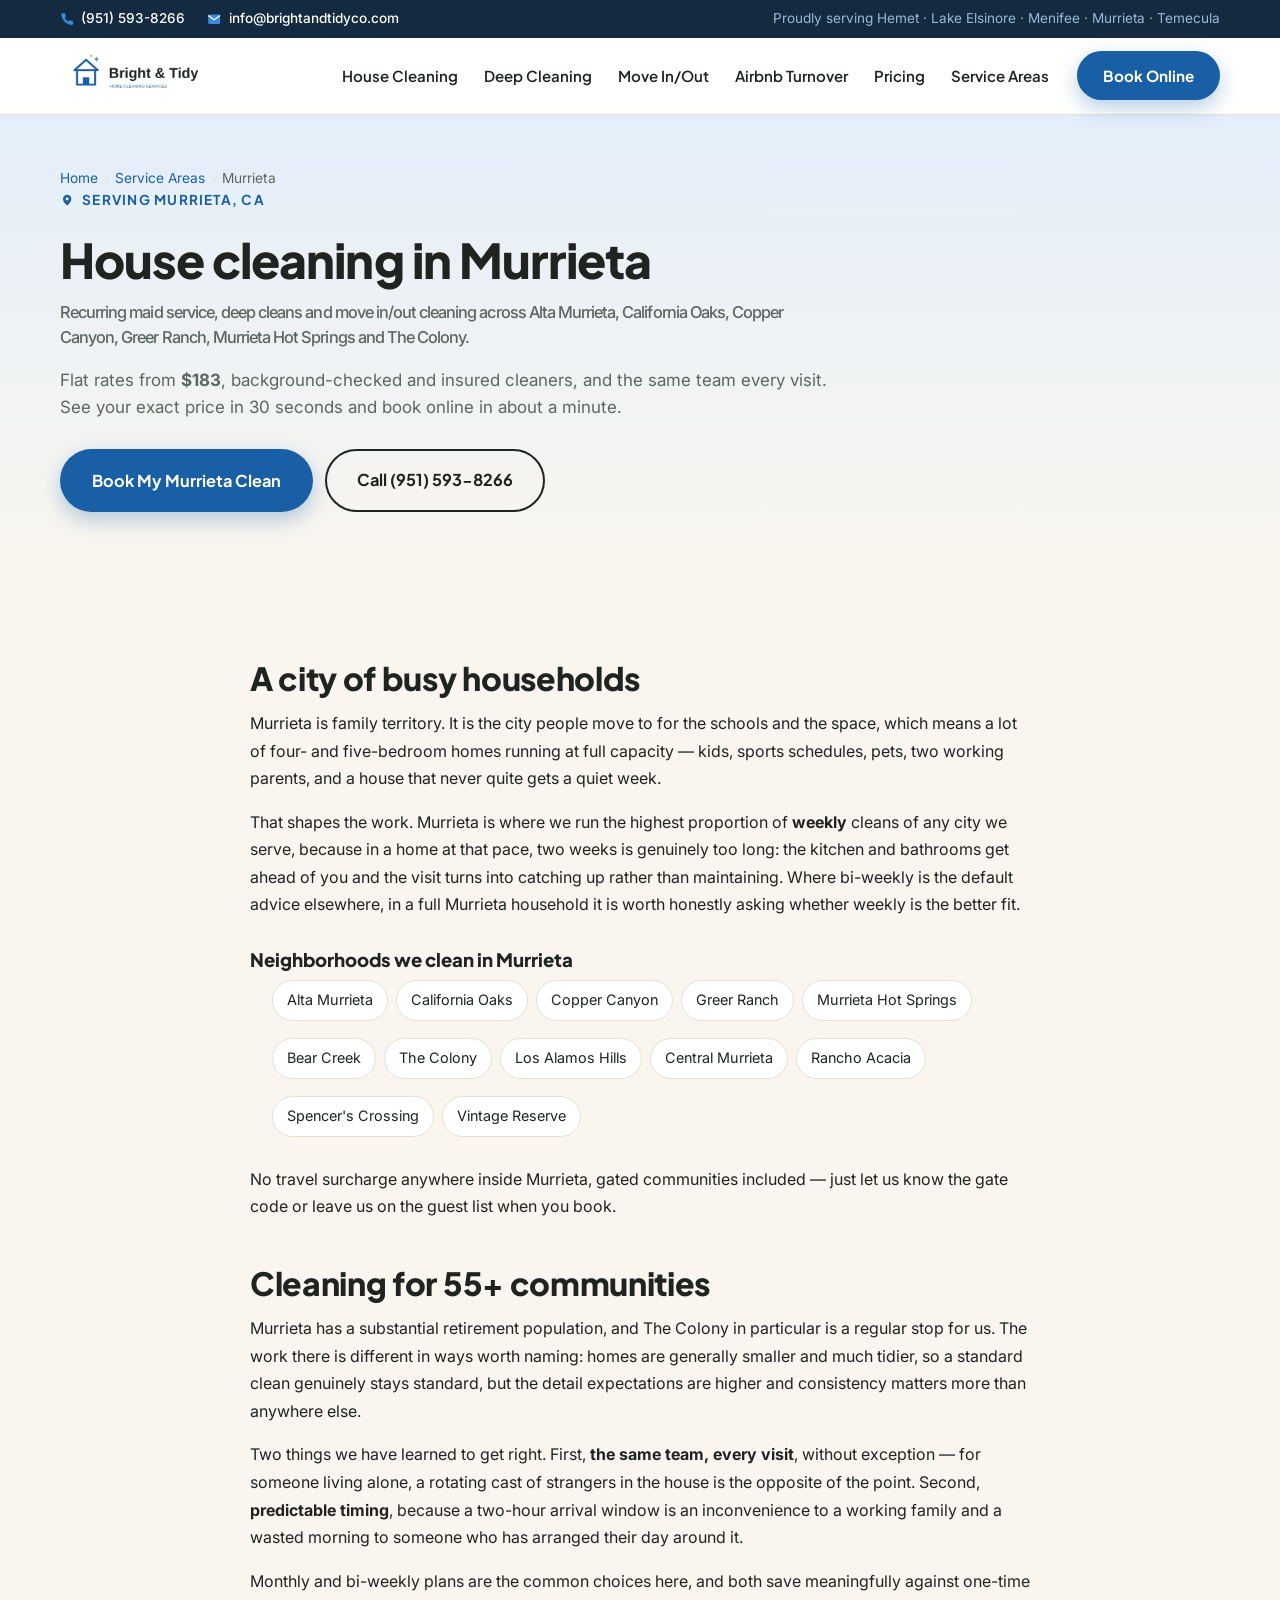
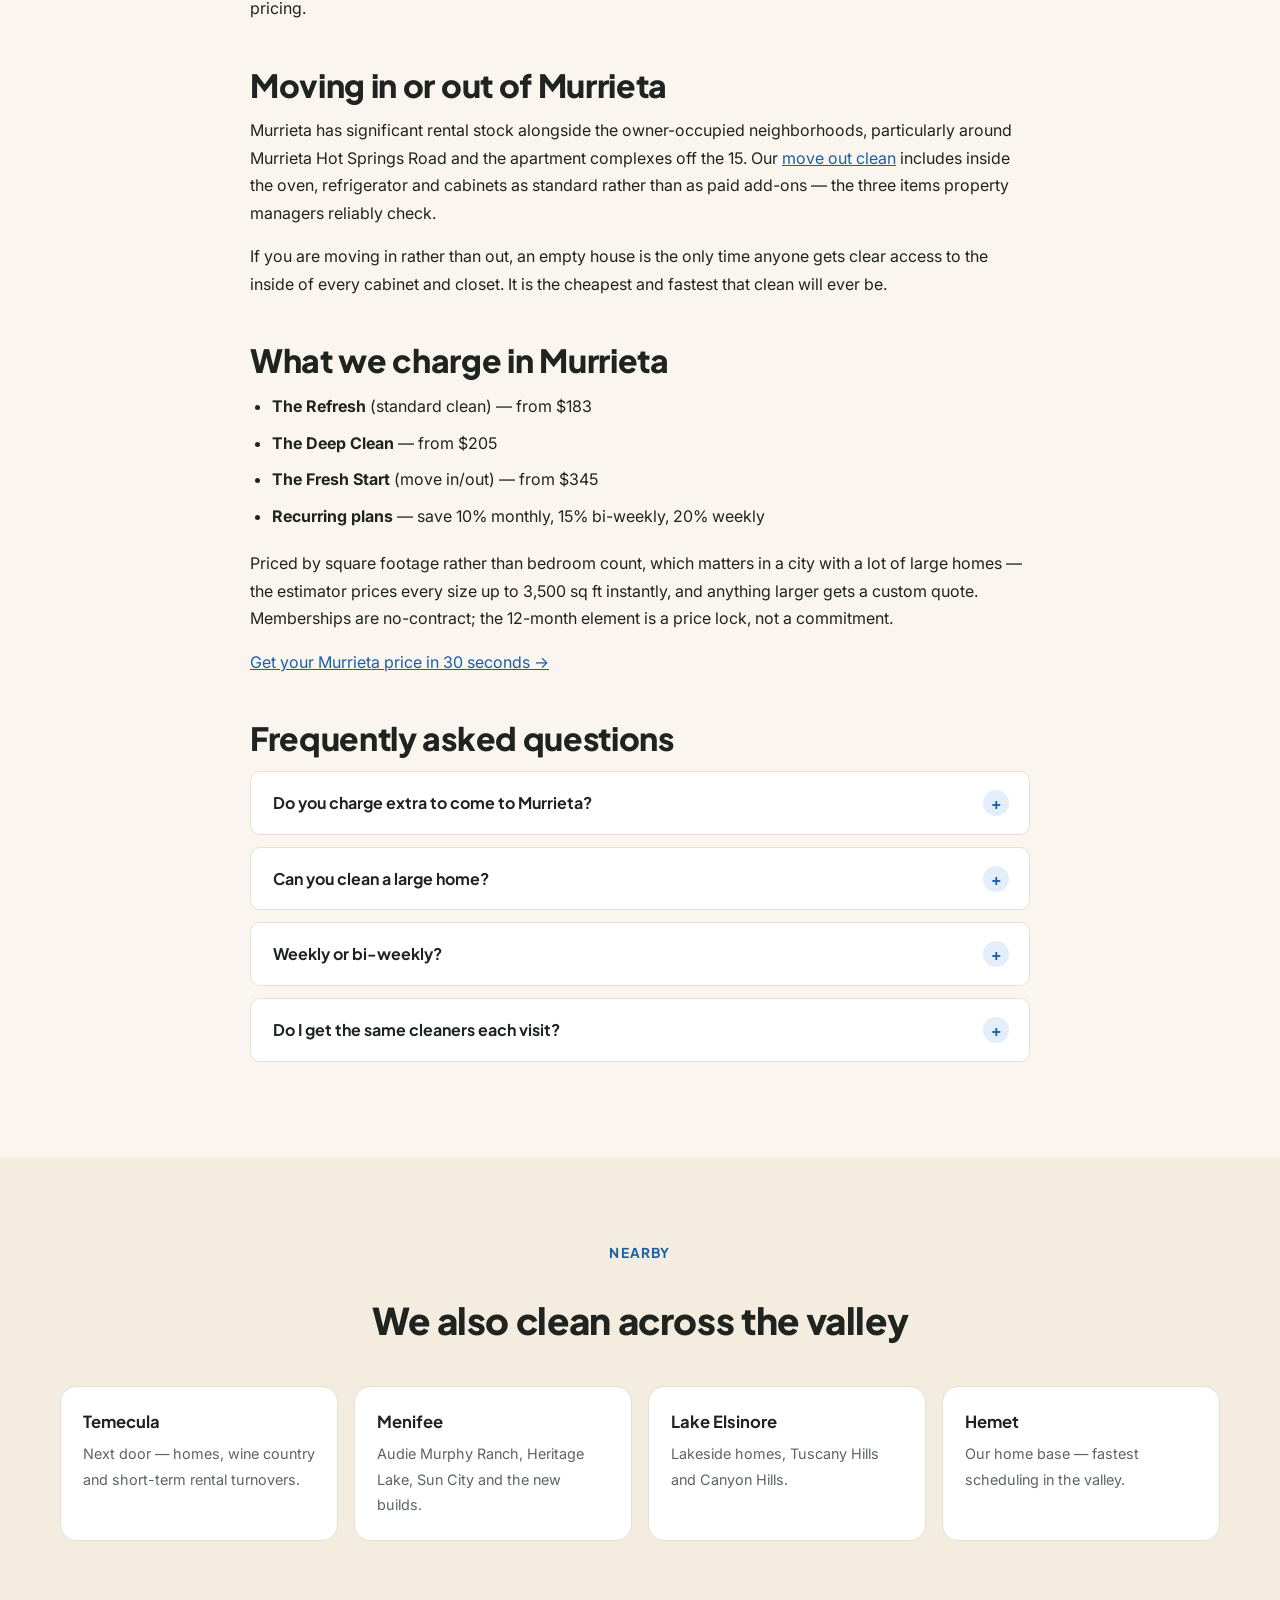
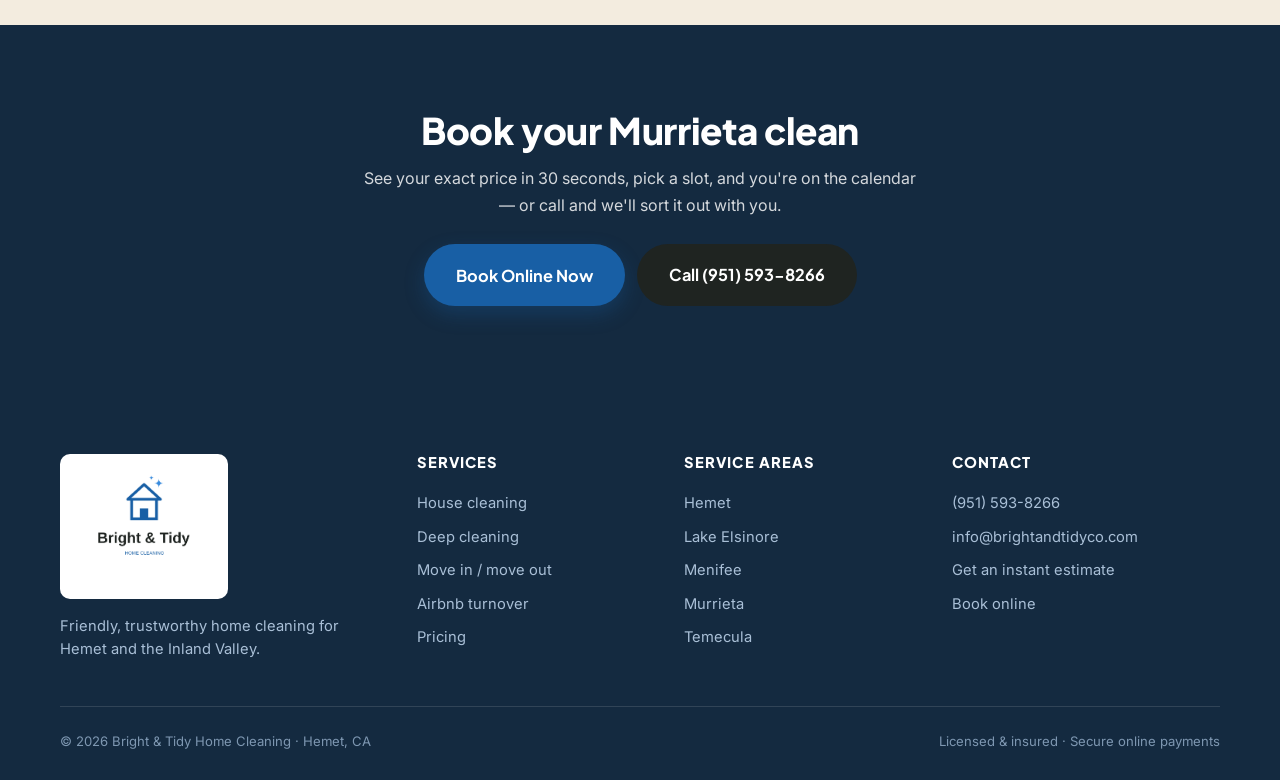
<file: house-cleaning/murrieta/index.html>
<!DOCTYPE html>
<html lang="en">
<head>
  <meta charset="UTF-8">
  <meta name="viewport" content="width=device-width, initial-scale=1.0">
  <title>House Cleaning Murrieta, CA | Maid Service &amp; Move Out Cleaning — Bright &amp; Tidy</title>
  <meta name="description" content="House cleaning services in Murrieta, CA. Recurring maid service, deep cleans and move in/out cleaning across Alta Murrieta, Copper Canyon, Greer Ranch, California Oaks and The Colony. Flat rates from $183.">
  <meta property="og:title" content="House Cleaning in Murrieta, CA — Bright &amp; Tidy">
  <meta property="og:description" content="Background-checked, insured cleaners serving Murrieta. Recurring plans, deep cleans and move out cleaning with flat-rate pricing.">
  <meta property="og:type" content="website">
  <meta property="og:url" content="https://brightandtidyco.com/house-cleaning/murrieta/">
  <link rel="canonical" href="https://brightandtidyco.com/house-cleaning/murrieta/">
  <link rel="icon" type="image/svg+xml" href='data:image/svg+xml,<svg xmlns="http://www.w3.org/2000/svg" viewBox="0 0 100 100"><path d="M50 18 L14 50 H24 V84 H76 V50 H86 Z" fill="%23185FA5"/><path d="M78 6 L82 16 L92 20 L82 24 L78 34 L74 24 L64 20 L74 16 Z" fill="%23378ADD"/></svg>'>
  <link rel="preconnect" href="https://fonts.googleapis.com">
  <link rel="preconnect" href="https://fonts.gstatic.com" crossorigin>
  <link href="https://fonts.googleapis.com/css2?family=Plus+Jakarta+Sans:wght@500;600;700;800&family=Inter:wght@400;500;600&display=swap" rel="stylesheet">
  <link rel="stylesheet" href="/css/styles.css">

  <script type="application/ld+json">
  {
    "@context": "https://schema.org",
    "@type": "HouseCleaningService",
    "name": "Bright & Tidy Home Cleaning — Murrieta",
    "description": "House cleaning, deep cleaning, move in/out cleaning and Airbnb turnover cleaning serving Murrieta, California.",
    "url": "https://brightandtidyco.com/house-cleaning/murrieta/",
    "telephone": "+1-951-593-8266",
    "email": "info@brightandtidyco.com",
    "priceRange": "$$",
    "address": {
      "@type": "PostalAddress",
      "addressLocality": "Hemet",
      "addressRegion": "CA",
      "addressCountry": "US"
    },
    "areaServed": {
      "@type": "City",
      "name": "Murrieta",
      "containedInPlace": { "@type": "State", "name": "California" }
    },
    "makesOffer": [
      { "@type": "Offer", "itemOffered": { "@type": "Service", "name": "Recurring House Cleaning" } },
      { "@type": "Offer", "itemOffered": { "@type": "Service", "name": "Deep Cleaning" } },
      { "@type": "Offer", "itemOffered": { "@type": "Service", "name": "Move Out Cleaning" } },
      { "@type": "Offer", "itemOffered": { "@type": "Service", "name": "Airbnb Turnover Cleaning" } }
    ]
  }
  </script>

  <script type="application/ld+json">
  {
    "@context": "https://schema.org",
    "@type": "BreadcrumbList",
    "itemListElement": [
      { "@type": "ListItem", "position": 1, "name": "Home", "item": "https://brightandtidyco.com/" },
      { "@type": "ListItem", "position": 2, "name": "Service Areas", "item": "https://brightandtidyco.com/#areas" },
      { "@type": "ListItem", "position": 3, "name": "Murrieta", "item": "https://brightandtidyco.com/house-cleaning/murrieta/" }
    ]
  }
  </script>

  <!-- Google tag (gtag.js) -->
  <script async src="https://www.googletagmanager.com/gtag/js?id=AW-18326347594"></script>
  <script>
    window.dataLayer = window.dataLayer || [];
    function gtag(){dataLayer.push(arguments);}
    gtag('js', new Date());
    gtag('config', 'AW-18326347594');
  </script>
</head>
<body>

  <!-- ======= TOP BAR ======= -->
  <div class="topbar">
    <div class="container topbar__inner">
      <div class="topbar__contact">
        <a href="tel:+19515938266" class="topbar__link">
          <svg viewBox="0 0 24 24" class="ico"><path d="M22 16.9v3a2 2 0 0 1-2.2 2 19.8 19.8 0 0 1-8.6-3 19.5 19.5 0 0 1-6-6 19.8 19.8 0 0 1-3-8.7A2 2 0 0 1 4.1 2h3a2 2 0 0 1 2 1.7c.1 1 .4 2 .7 2.8a2 2 0 0 1-.4 2.1L8.1 9.9a16 16 0 0 0 6 6l1.3-1.3a2 2 0 0 1 2.1-.4c.9.3 1.9.5 2.8.7a2 2 0 0 1 1.7 2z"/></svg>
          (951) 593-8266
        </a>
        <a href="mailto:info@brightandtidyco.com" class="topbar__link topbar__link--email">
          <svg viewBox="0 0 24 24" class="ico"><path d="M4 4h16a2 2 0 0 1 2 2v12a2 2 0 0 1-2 2H4a2 2 0 0 1-2-2V6a2 2 0 0 1 2-2z"/><path d="m22 6-10 7L2 6" fill="none"/></svg>
          info@brightandtidyco.com
        </a>
      </div>
      <p class="topbar__areas">Proudly serving Hemet · Lake Elsinore · Menifee · Murrieta · Temecula</p>
    </div>
  </div>

  <!-- ======= HEADER ======= -->
  <header class="header" id="top">
    <div class="container header__inner">
      <a href="/" class="header__brand">
        <img src="/assets/logo-primary.png" alt="Bright &amp; Tidy Home Cleaning Services" class="header__logo">
      </a>
      <nav class="nav" id="site-nav">
        <a href="/services/house-cleaning/" class="nav__link">House Cleaning</a>
        <a href="/services/deep-cleaning/" class="nav__link">Deep Cleaning</a>
        <a href="/services/move-out-cleaning/" class="nav__link">Move In/Out</a>
        <a href="/services/airbnb-turnover-cleaning/" class="nav__link">Airbnb Turnover</a>
        <a href="/#pricing" class="nav__link">Pricing</a>
        <a href="/#areas" class="nav__link">Service Areas</a>
      </nav>
      <button type="button" class="btn btn--primary header__cta js-hcp-book">Book Online</button>
      <button class="nav-toggle" id="nav-toggle" aria-label="Open menu" aria-expanded="false">
        <span></span><span></span><span></span>
      </button>
    </div>
  </header>

  <!-- ======= PAGE HERO ======= -->
  <section class="phero">
    <div class="container">
      <nav class="crumbs" aria-label="Breadcrumb">
        <ol>
          <li><a href="/">Home</a></li>
          <li><a href="/#areas">Service Areas</a></li>
          <li>Murrieta</li>
        </ol>
      </nav>
      <div class="phero__inner">
        <p class="eyebrow">
          <svg viewBox="0 0 24 24" class="ico ico--blue"><path d="M12 21s-7-5.3-7-11a7 7 0 0 1 14 0c0 5.7-7 11-7 11z"/><circle cx="12" cy="10" r="2.5" fill="#fff"/></svg>
          Serving Murrieta, CA
        </p>
        <h1>House cleaning in Murrieta
          <span class="h1-sub">Recurring maid service, deep cleans and move in/out cleaning across Alta Murrieta, California Oaks, Copper Canyon, Greer Ranch, Murrieta Hot Springs and The Colony.</span>
        </h1>
        <p class="phero__sub">Flat rates from <strong>$183</strong>, background-checked and insured cleaners, and the same team every visit. See your exact price in 30 seconds and book online in about a minute.</p>
        <div class="phero__actions">
          <button type="button" class="btn btn--primary btn--lg js-hcp-book">Book My Murrieta Clean</button>
          <a href="tel:+19515938266" class="btn btn--ghost btn--lg">Call (951) 593-8266</a>
        </div>
      </div>
    </div>
  </section>

  <!-- ======= MAIN CONTENT ======= -->
  <section class="section">
    <div class="container prose">
      <h2>A city of busy households</h2>
      <p>Murrieta is family territory. It is the city people move to for the schools and the space, which means a lot of four- and five-bedroom homes running at full capacity — kids, sports schedules, pets, two working parents, and a house that never quite gets a quiet week.</p>
      <p>That shapes the work. Murrieta is where we run the highest proportion of <strong>weekly</strong> cleans of any city we serve, because in a home at that pace, two weeks is genuinely too long: the kitchen and bathrooms get ahead of you and the visit turns into catching up rather than maintaining. Where bi-weekly is the default advice elsewhere, in a full Murrieta household it is worth honestly asking whether weekly is the better fit.</p>

      <h3>Neighborhoods we clean in Murrieta</h3>
      <ul class="hoods">
        <li>Alta Murrieta</li>
        <li>California Oaks</li>
        <li>Copper Canyon</li>
        <li>Greer Ranch</li>
        <li>Murrieta Hot Springs</li>
        <li>Bear Creek</li>
        <li>The Colony</li>
        <li>Los Alamos Hills</li>
        <li>Central Murrieta</li>
        <li>Rancho Acacia</li>
        <li>Spencer's Crossing</li>
        <li>Vintage Reserve</li>
      </ul>
      <p>No travel surcharge anywhere inside Murrieta, gated communities included — just let us know the gate code or leave us on the guest list when you book.</p>

      <h2>Cleaning for 55+ communities</h2>
      <p>Murrieta has a substantial retirement population, and The Colony in particular is a regular stop for us. The work there is different in ways worth naming: homes are generally smaller and much tidier, so a standard clean genuinely stays standard, but the detail expectations are higher and consistency matters more than anywhere else.</p>
      <p>Two things we have learned to get right. First, <strong>the same team, every visit</strong>, without exception — for someone living alone, a rotating cast of strangers in the house is the opposite of the point. Second, <strong>predictable timing</strong>, because a two-hour arrival window is an inconvenience to a working family and a wasted morning to someone who has arranged their day around it.</p>
      <p>Monthly and bi-weekly plans are the common choices here, and both save meaningfully against one-time pricing.</p>

      <h2>Moving in or out of Murrieta</h2>
      <p>Murrieta has significant rental stock alongside the owner-occupied neighborhoods, particularly around Murrieta Hot Springs Road and the apartment complexes off the 15. Our <a href="/services/move-out-cleaning/">move out clean</a> includes inside the oven, refrigerator and cabinets as standard rather than as paid add-ons — the three items property managers reliably check.</p>
      <p>If you are moving in rather than out, an empty house is the only time anyone gets clear access to the inside of every cabinet and closet. It is the cheapest and fastest that clean will ever be.</p>

      <h2>What we charge in Murrieta</h2>
      <ul>
        <li><strong>The Refresh</strong> (standard clean) — from $183</li>
        <li><strong>The Deep Clean</strong> — from $205</li>
        <li><strong>The Fresh Start</strong> (move in/out) — from $345</li>
        <li><strong>Recurring plans</strong> — save 10% monthly, 15% bi-weekly, 20% weekly</li>
      </ul>
      <p>Priced by square footage rather than bedroom count, which matters in a city with a lot of large homes — the estimator prices every size up to 3,500 sq ft instantly, and anything larger gets a custom quote. Memberships are no-contract; the 12-month element is a price lock, not a commitment.</p>
      <p><a href="/#estimate">Get your Murrieta price in 30 seconds →</a></p>

      <h2>Frequently asked questions</h2>
      <details class="faq__item">
        <summary>Do you charge extra to come to Murrieta?</summary>
        <p>No. Murrieta is on our regular route and there's no travel surcharge anywhere in the city, gated communities included.</p>
      </details>
      <details class="faq__item">
        <summary>Can you clean a large home?</summary>
        <p>Yes. We price by square footage up to 3,500 sq ft in the online estimator, and larger homes get a custom quote — call or text <a href="tel:+19515938266">(951) 593-8266</a> and we'll price it properly rather than guessing.</p>
      </details>
      <details class="faq__item">
        <summary>Weekly or bi-weekly?</summary>
        <p>In a full household with kids and pets, weekly is often the better value even though it costs more per month — the visits stay maintenance rather than turning into catch-up. Bi-weekly suits most other homes. Weekly saves 20%, bi-weekly 15%.</p>
      </details>
      <details class="faq__item">
        <summary>Do I get the same cleaners each visit?</summary>
        <p>Yes, wherever scheduling allows — and in 55+ communities we treat it as non-negotiable.</p>
      </details>
    </div>
  </section>

  <!-- ======= RELATED ======= -->
  <section class="section related">
    <div class="container">
      <div class="section__head section__head--center">
        <p class="eyebrow">Nearby</p>
        <h2>We also clean across the valley</h2>
      </div>
      <div class="related__grid">
        <a class="related__card" href="/house-cleaning/temecula/">
          <strong>Temecula</strong>
          <span>Next door — homes, wine country and short-term rental turnovers.</span>
        </a>
        <a class="related__card" href="/house-cleaning/menifee/">
          <strong>Menifee</strong>
          <span>Audie Murphy Ranch, Heritage Lake, Sun City and the new builds.</span>
        </a>
        <a class="related__card" href="/house-cleaning/lake-elsinore/">
          <strong>Lake Elsinore</strong>
          <span>Lakeside homes, Tuscany Hills and Canyon Hills.</span>
        </a>
        <a class="related__card" href="/house-cleaning/hemet/">
          <strong>Hemet</strong>
          <span>Our home base — fastest scheduling in the valley.</span>
        </a>
      </div>
    </div>
  </section>

  <!-- ======= CLOSING CTA ======= -->
  <section class="section endcta">
    <div class="container">
      <h2>Book your Murrieta clean</h2>
      <p>See your exact price in 30 seconds, pick a slot, and you're on the calendar — or call and we'll sort it out with you.</p>
      <div class="endcta__actions">
        <button type="button" class="btn btn--primary btn--lg js-hcp-book">Book Online Now</button>
        <a href="tel:+19515938266" class="btn btn--dark btn--lg">Call (951) 593-8266</a>
      </div>
    </div>
  </section>

  <!-- ======= FOOTER ======= -->
  <footer class="footer">
    <div class="container footer__inner">
      <div class="footer__brand">
        <div class="footer__logo-tile">
          <img src="/assets/logo-stacked.png" alt="Bright &amp; Tidy Home Cleaning">
        </div>
        <p>Friendly, trustworthy home cleaning for Hemet and the Inland Valley.</p>
      </div>
      <div class="footer__col">
        <h4>Services</h4>
        <a href="/services/house-cleaning/">House cleaning</a>
        <a href="/services/deep-cleaning/">Deep cleaning</a>
        <a href="/services/move-out-cleaning/">Move in / move out</a>
        <a href="/services/airbnb-turnover-cleaning/">Airbnb turnover</a>
        <a href="/#pricing">Pricing</a>
      </div>
      <div class="footer__col">
        <h4>Service areas</h4>
        <a href="/house-cleaning/hemet/">Hemet</a>
        <a href="/house-cleaning/lake-elsinore/">Lake Elsinore</a>
        <a href="/house-cleaning/menifee/">Menifee</a>
        <a href="/house-cleaning/murrieta/">Murrieta</a>
        <a href="/house-cleaning/temecula/">Temecula</a>
      </div>
      <div class="footer__col">
        <h4>Contact</h4>
        <a href="tel:+19515938266">(951) 593-8266</a>
        <a href="mailto:info@brightandtidyco.com">info@brightandtidyco.com</a>
        <a href="/#estimate">Get an instant estimate</a>
        <a href="/#book">Book online</a>
      </div>
    </div>
    <div class="container footer__legal">
      <p>© <span id="year">2026</span> Bright &amp; Tidy Home Cleaning · Hemet, CA</p>
      <p>Licensed &amp; insured · Secure online payments</p>
    </div>
  </footer>

  <script async src="https://online-booking.housecallpro.com/script.js?token=741ba4f4405848329b903c71b3509811&orgName=bright--tidy-llc"></script>
  <script src="/js/page.js"></script>
</body>
</html>
</file>
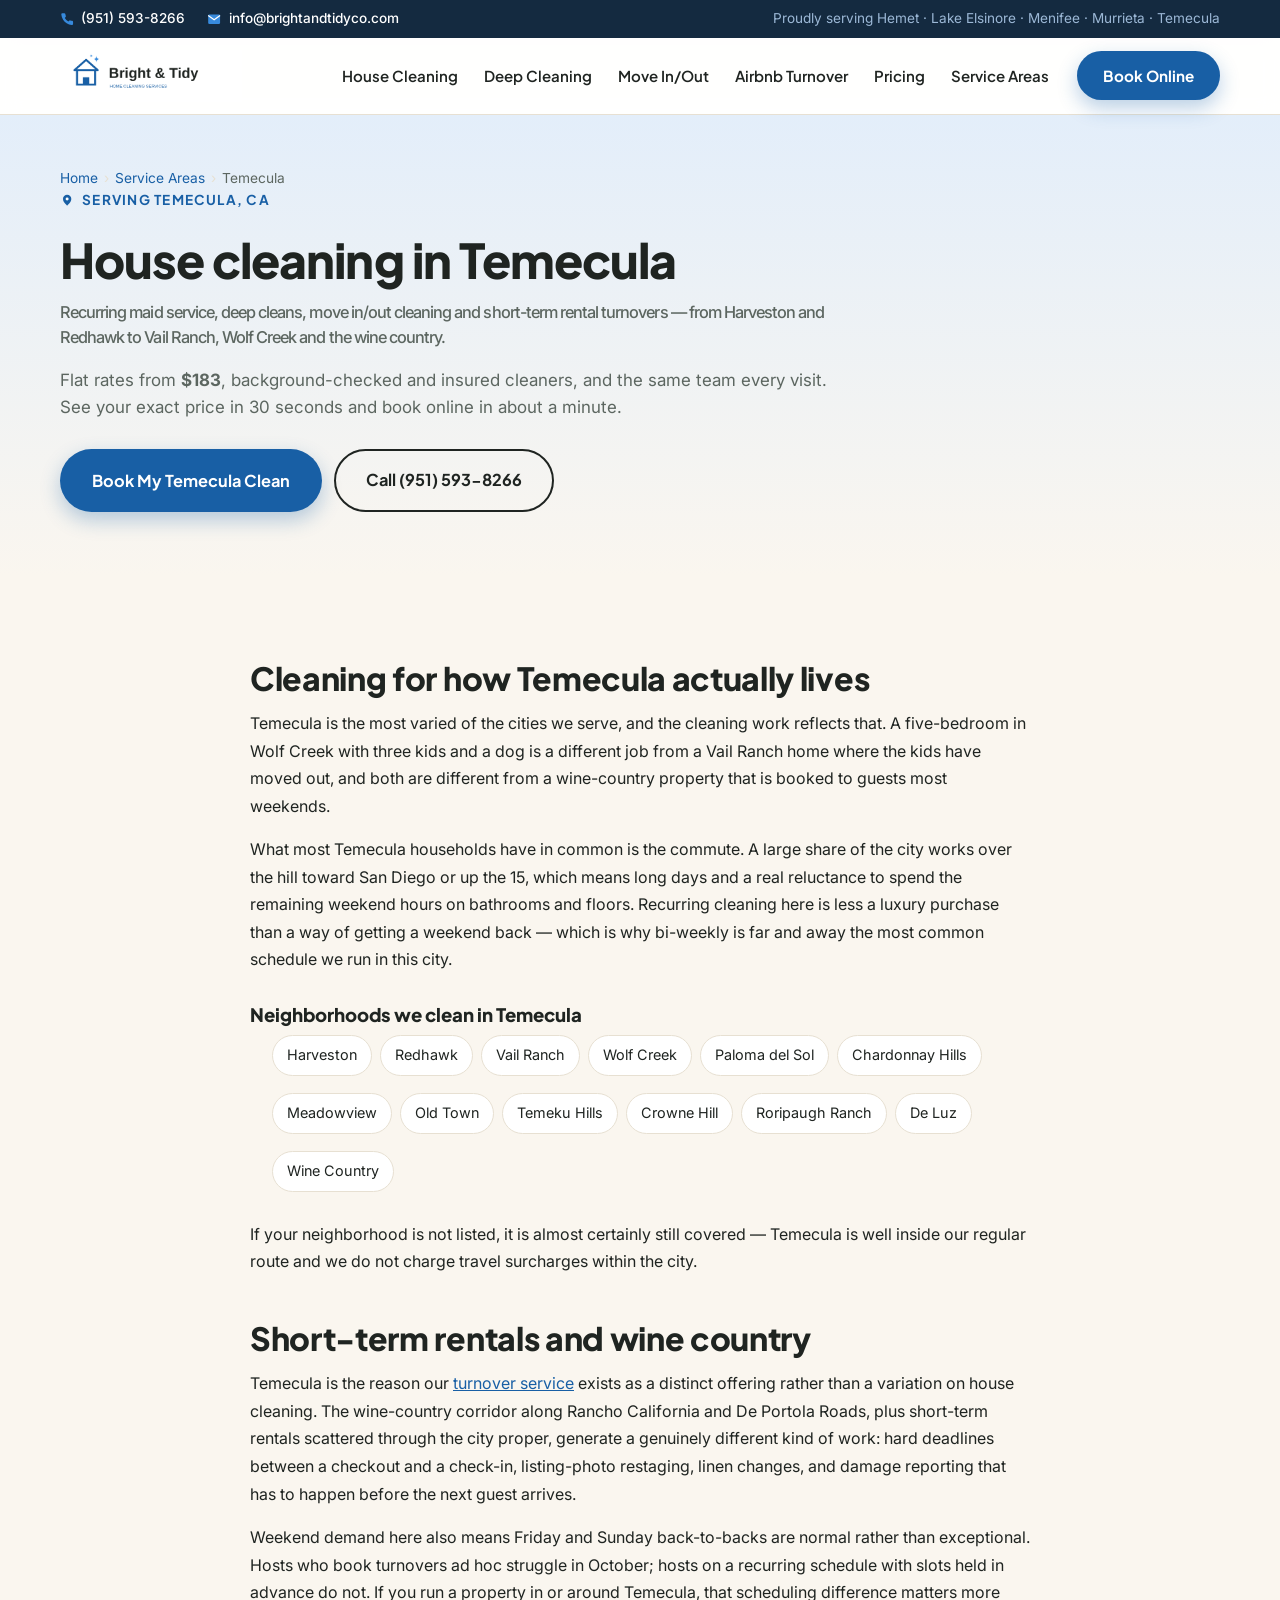
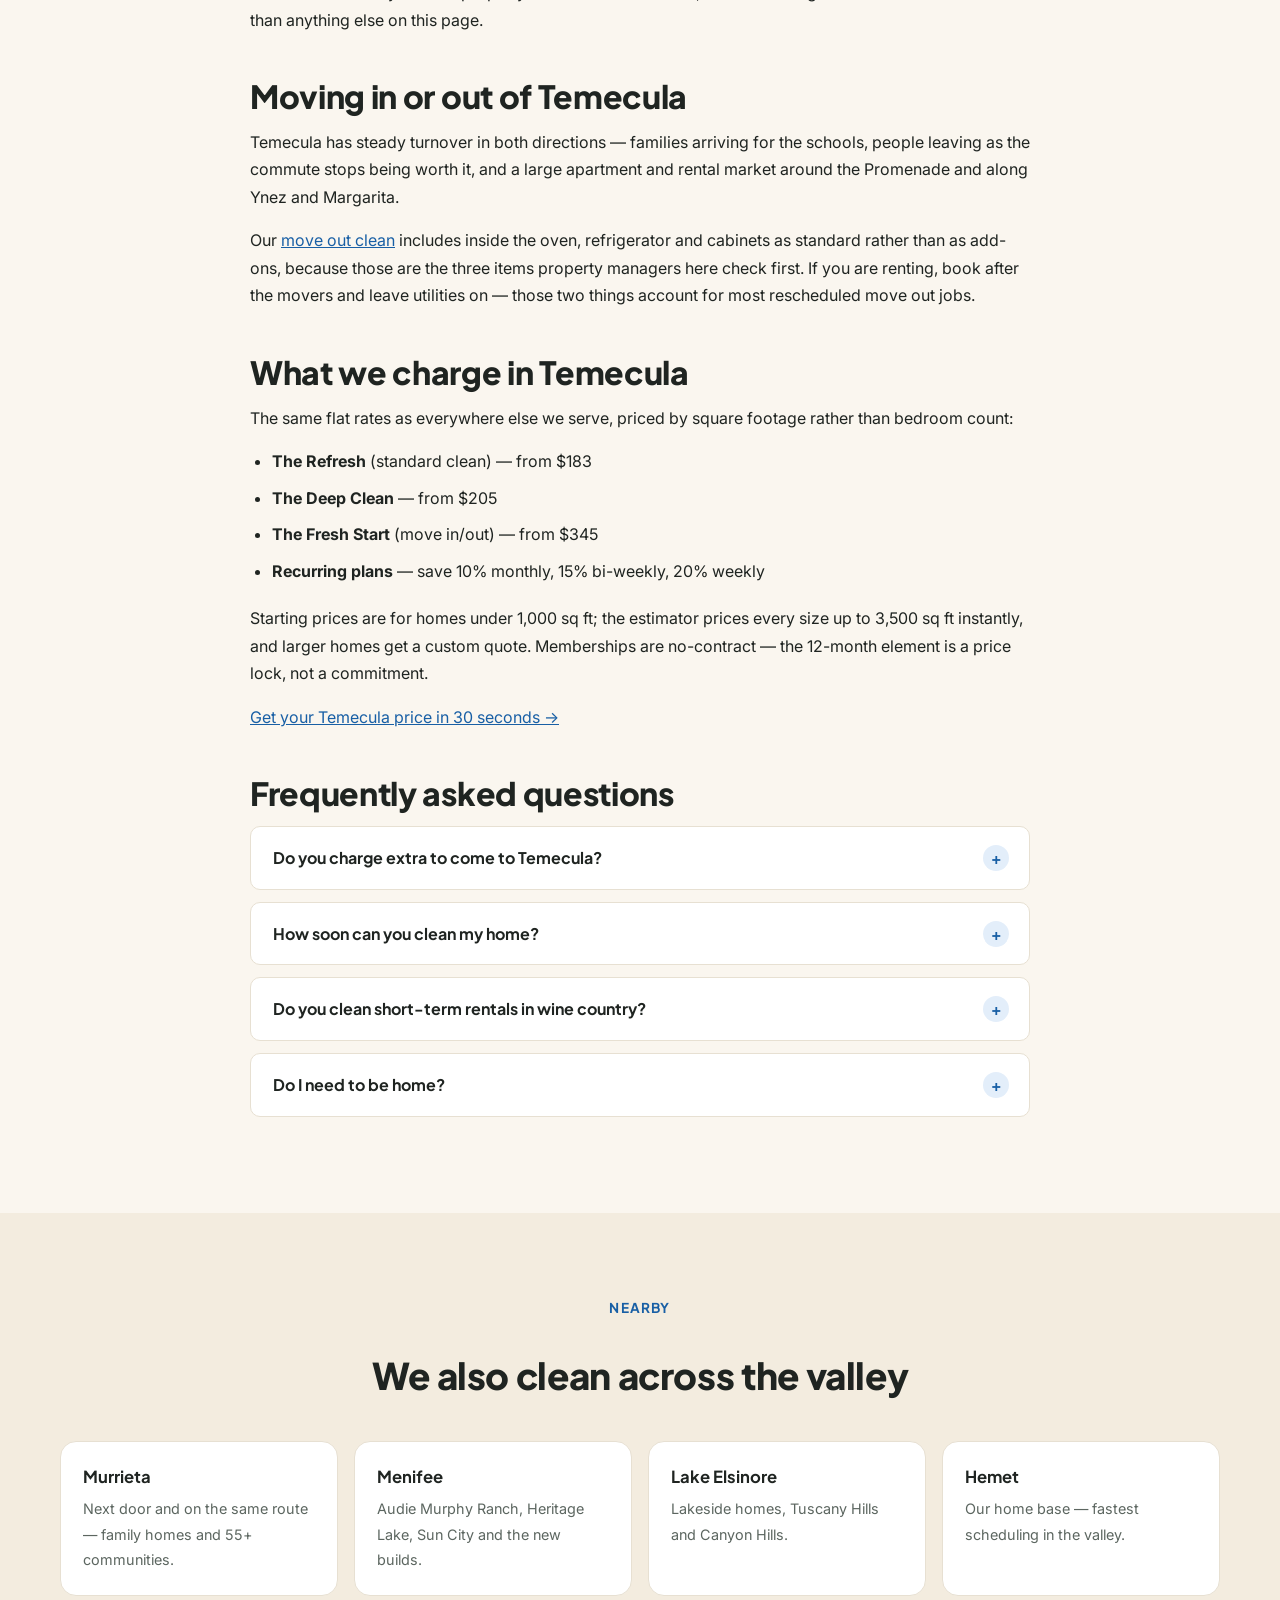
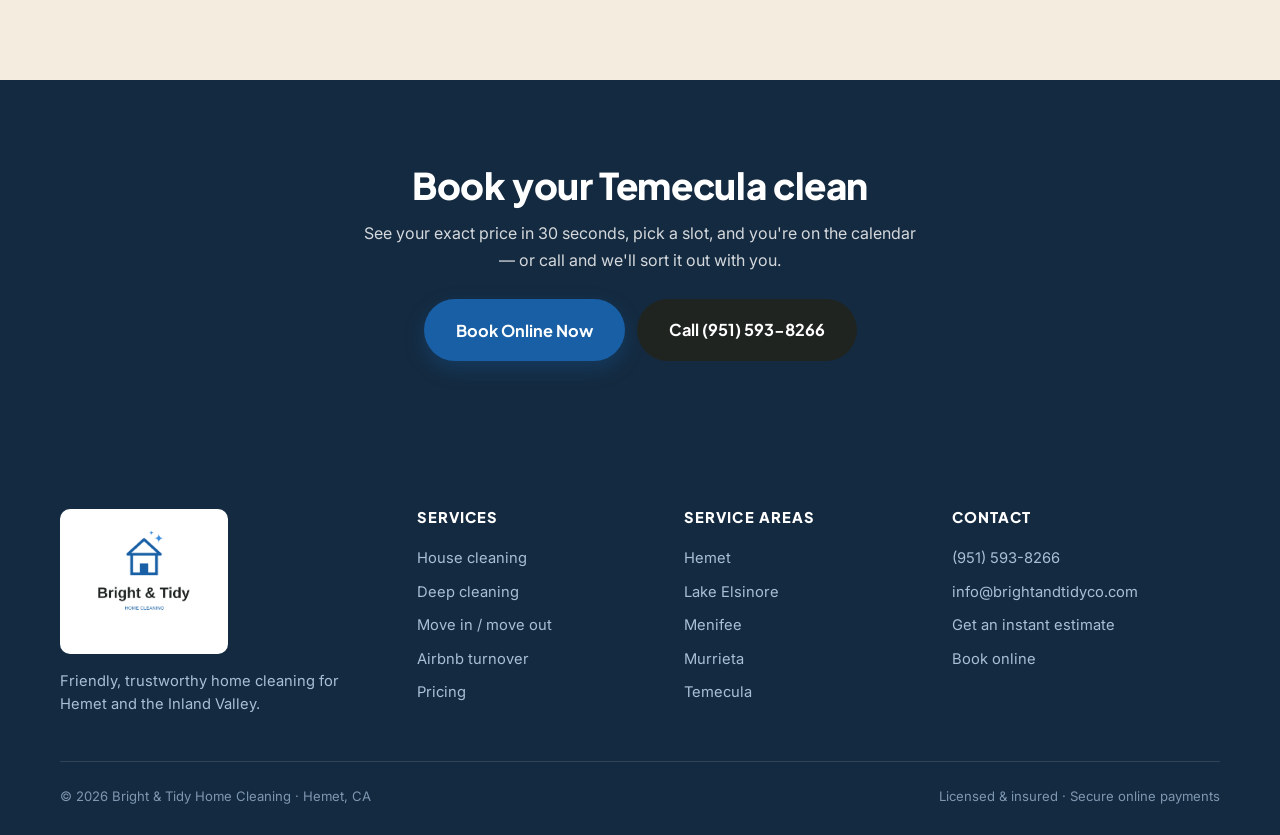
<file: house-cleaning/temecula/index.html>
<!DOCTYPE html>
<html lang="en">
<head>
  <meta charset="UTF-8">
  <meta name="viewport" content="width=device-width, initial-scale=1.0">
  <title>House Cleaning Temecula, CA | Maid Service &amp; Move Out Cleaning — Bright &amp; Tidy</title>
  <meta name="description" content="House cleaning services in Temecula, CA. Recurring maid service, deep cleans, move in/out and Airbnb turnovers across Harveston, Redhawk, Vail Ranch, Wolf Creek and wine country. Flat rates from $183.">
  <meta property="og:title" content="House Cleaning in Temecula, CA — Bright &amp; Tidy">
  <meta property="og:description" content="Background-checked, insured cleaners serving Temecula. Recurring plans, deep cleans, move out cleaning and short-term rental turnovers.">
  <meta property="og:type" content="website">
  <meta property="og:url" content="https://brightandtidyco.com/house-cleaning/temecula/">
  <link rel="canonical" href="https://brightandtidyco.com/house-cleaning/temecula/">
  <link rel="icon" type="image/svg+xml" href='data:image/svg+xml,<svg xmlns="http://www.w3.org/2000/svg" viewBox="0 0 100 100"><path d="M50 18 L14 50 H24 V84 H76 V50 H86 Z" fill="%23185FA5"/><path d="M78 6 L82 16 L92 20 L82 24 L78 34 L74 24 L64 20 L74 16 Z" fill="%23378ADD"/></svg>'>
  <link rel="preconnect" href="https://fonts.googleapis.com">
  <link rel="preconnect" href="https://fonts.gstatic.com" crossorigin>
  <link href="https://fonts.googleapis.com/css2?family=Plus+Jakarta+Sans:wght@500;600;700;800&family=Inter:wght@400;500;600&display=swap" rel="stylesheet">
  <link rel="stylesheet" href="/css/styles.css">

  <script type="application/ld+json">
  {
    "@context": "https://schema.org",
    "@type": "HouseCleaningService",
    "name": "Bright & Tidy Home Cleaning — Temecula",
    "description": "House cleaning, deep cleaning, move in/out cleaning and Airbnb turnover cleaning serving Temecula, California.",
    "url": "https://brightandtidyco.com/house-cleaning/temecula/",
    "telephone": "+1-951-593-8266",
    "email": "info@brightandtidyco.com",
    "priceRange": "$$",
    "address": {
      "@type": "PostalAddress",
      "addressLocality": "Hemet",
      "addressRegion": "CA",
      "addressCountry": "US"
    },
    "areaServed": {
      "@type": "City",
      "name": "Temecula",
      "containedInPlace": { "@type": "State", "name": "California" }
    },
    "makesOffer": [
      { "@type": "Offer", "itemOffered": { "@type": "Service", "name": "Recurring House Cleaning" } },
      { "@type": "Offer", "itemOffered": { "@type": "Service", "name": "Deep Cleaning" } },
      { "@type": "Offer", "itemOffered": { "@type": "Service", "name": "Move Out Cleaning" } },
      { "@type": "Offer", "itemOffered": { "@type": "Service", "name": "Airbnb Turnover Cleaning" } }
    ]
  }
  </script>

  <script type="application/ld+json">
  {
    "@context": "https://schema.org",
    "@type": "BreadcrumbList",
    "itemListElement": [
      { "@type": "ListItem", "position": 1, "name": "Home", "item": "https://brightandtidyco.com/" },
      { "@type": "ListItem", "position": 2, "name": "Service Areas", "item": "https://brightandtidyco.com/#areas" },
      { "@type": "ListItem", "position": 3, "name": "Temecula", "item": "https://brightandtidyco.com/house-cleaning/temecula/" }
    ]
  }
  </script>

  <!-- Google tag (gtag.js) -->
  <script async src="https://www.googletagmanager.com/gtag/js?id=AW-18326347594"></script>
  <script>
    window.dataLayer = window.dataLayer || [];
    function gtag(){dataLayer.push(arguments);}
    gtag('js', new Date());
    gtag('config', 'AW-18326347594');
  </script>
</head>
<body>

  <!-- ======= TOP BAR ======= -->
  <div class="topbar">
    <div class="container topbar__inner">
      <div class="topbar__contact">
        <a href="tel:+19515938266" class="topbar__link">
          <svg viewBox="0 0 24 24" class="ico"><path d="M22 16.9v3a2 2 0 0 1-2.2 2 19.8 19.8 0 0 1-8.6-3 19.5 19.5 0 0 1-6-6 19.8 19.8 0 0 1-3-8.7A2 2 0 0 1 4.1 2h3a2 2 0 0 1 2 1.7c.1 1 .4 2 .7 2.8a2 2 0 0 1-.4 2.1L8.1 9.9a16 16 0 0 0 6 6l1.3-1.3a2 2 0 0 1 2.1-.4c.9.3 1.9.5 2.8.7a2 2 0 0 1 1.7 2z"/></svg>
          (951) 593-8266
        </a>
        <a href="mailto:info@brightandtidyco.com" class="topbar__link topbar__link--email">
          <svg viewBox="0 0 24 24" class="ico"><path d="M4 4h16a2 2 0 0 1 2 2v12a2 2 0 0 1-2 2H4a2 2 0 0 1-2-2V6a2 2 0 0 1 2-2z"/><path d="m22 6-10 7L2 6" fill="none"/></svg>
          info@brightandtidyco.com
        </a>
      </div>
      <p class="topbar__areas">Proudly serving Hemet · Lake Elsinore · Menifee · Murrieta · Temecula</p>
    </div>
  </div>

  <!-- ======= HEADER ======= -->
  <header class="header" id="top">
    <div class="container header__inner">
      <a href="/" class="header__brand">
        <img src="/assets/logo-primary.png" alt="Bright &amp; Tidy Home Cleaning Services" class="header__logo">
      </a>
      <nav class="nav" id="site-nav">
        <a href="/services/house-cleaning/" class="nav__link">House Cleaning</a>
        <a href="/services/deep-cleaning/" class="nav__link">Deep Cleaning</a>
        <a href="/services/move-out-cleaning/" class="nav__link">Move In/Out</a>
        <a href="/services/airbnb-turnover-cleaning/" class="nav__link">Airbnb Turnover</a>
        <a href="/#pricing" class="nav__link">Pricing</a>
        <a href="/#areas" class="nav__link">Service Areas</a>
      </nav>
      <button type="button" class="btn btn--primary header__cta js-hcp-book">Book Online</button>
      <button class="nav-toggle" id="nav-toggle" aria-label="Open menu" aria-expanded="false">
        <span></span><span></span><span></span>
      </button>
    </div>
  </header>

  <!-- ======= PAGE HERO ======= -->
  <section class="phero">
    <div class="container">
      <nav class="crumbs" aria-label="Breadcrumb">
        <ol>
          <li><a href="/">Home</a></li>
          <li><a href="/#areas">Service Areas</a></li>
          <li>Temecula</li>
        </ol>
      </nav>
      <div class="phero__inner">
        <p class="eyebrow">
          <svg viewBox="0 0 24 24" class="ico ico--blue"><path d="M12 21s-7-5.3-7-11a7 7 0 0 1 14 0c0 5.7-7 11-7 11z"/><circle cx="12" cy="10" r="2.5" fill="#fff"/></svg>
          Serving Temecula, CA
        </p>
        <h1>House cleaning in Temecula
          <span class="h1-sub">Recurring maid service, deep cleans, move in/out cleaning and short-term rental turnovers — from Harveston and Redhawk to Vail Ranch, Wolf Creek and the wine country.</span>
        </h1>
        <p class="phero__sub">Flat rates from <strong>$183</strong>, background-checked and insured cleaners, and the same team every visit. See your exact price in 30 seconds and book online in about a minute.</p>
        <div class="phero__actions">
          <button type="button" class="btn btn--primary btn--lg js-hcp-book">Book My Temecula Clean</button>
          <a href="tel:+19515938266" class="btn btn--ghost btn--lg">Call (951) 593-8266</a>
        </div>
      </div>
    </div>
  </section>

  <!-- ======= MAIN CONTENT ======= -->
  <section class="section">
    <div class="container prose">
      <h2>Cleaning for how Temecula actually lives</h2>
      <p>Temecula is the most varied of the cities we serve, and the cleaning work reflects that. A five-bedroom in Wolf Creek with three kids and a dog is a different job from a Vail Ranch home where the kids have moved out, and both are different from a wine-country property that is booked to guests most weekends.</p>
      <p>What most Temecula households have in common is the commute. A large share of the city works over the hill toward San Diego or up the 15, which means long days and a real reluctance to spend the remaining weekend hours on bathrooms and floors. Recurring cleaning here is less a luxury purchase than a way of getting a weekend back — which is why bi-weekly is far and away the most common schedule we run in this city.</p>

      <h3>Neighborhoods we clean in Temecula</h3>
      <ul class="hoods">
        <li>Harveston</li>
        <li>Redhawk</li>
        <li>Vail Ranch</li>
        <li>Wolf Creek</li>
        <li>Paloma del Sol</li>
        <li>Chardonnay Hills</li>
        <li>Meadowview</li>
        <li>Old Town</li>
        <li>Temeku Hills</li>
        <li>Crowne Hill</li>
        <li>Roripaugh Ranch</li>
        <li>De Luz</li>
        <li>Wine Country</li>
      </ul>
      <p>If your neighborhood is not listed, it is almost certainly still covered — Temecula is well inside our regular route and we do not charge travel surcharges within the city.</p>

      <h2>Short-term rentals and wine country</h2>
      <p>Temecula is the reason our <a href="/services/airbnb-turnover-cleaning/">turnover service</a> exists as a distinct offering rather than a variation on house cleaning. The wine-country corridor along Rancho California and De Portola Roads, plus short-term rentals scattered through the city proper, generate a genuinely different kind of work: hard deadlines between a checkout and a check-in, listing-photo restaging, linen changes, and damage reporting that has to happen before the next guest arrives.</p>
      <p>Weekend demand here also means Friday and Sunday back-to-backs are normal rather than exceptional. Hosts who book turnovers ad hoc struggle in October; hosts on a recurring schedule with slots held in advance do not. If you run a property in or around Temecula, that scheduling difference matters more than anything else on this page.</p>

      <h2>Moving in or out of Temecula</h2>
      <p>Temecula has steady turnover in both directions — families arriving for the schools, people leaving as the commute stops being worth it, and a large apartment and rental market around the Promenade and along Ynez and Margarita.</p>
      <p>Our <a href="/services/move-out-cleaning/">move out clean</a> includes inside the oven, refrigerator and cabinets as standard rather than as add-ons, because those are the three items property managers here check first. If you are renting, book after the movers and leave utilities on — those two things account for most rescheduled move out jobs.</p>

      <h2>What we charge in Temecula</h2>
      <p>The same flat rates as everywhere else we serve, priced by square footage rather than bedroom count:</p>
      <ul>
        <li><strong>The Refresh</strong> (standard clean) — from $183</li>
        <li><strong>The Deep Clean</strong> — from $205</li>
        <li><strong>The Fresh Start</strong> (move in/out) — from $345</li>
        <li><strong>Recurring plans</strong> — save 10% monthly, 15% bi-weekly, 20% weekly</li>
      </ul>
      <p>Starting prices are for homes under 1,000 sq ft; the estimator prices every size up to 3,500 sq ft instantly, and larger homes get a custom quote. Memberships are no-contract — the 12-month element is a price lock, not a commitment.</p>
      <p><a href="/#estimate">Get your Temecula price in 30 seconds →</a></p>

      <h2>Frequently asked questions</h2>
      <details class="faq__item">
        <summary>Do you charge extra to come to Temecula?</summary>
        <p>No. Temecula is on our regular route and there's no travel surcharge anywhere inside the city, including the wine country corridor and De Luz.</p>
      </details>
      <details class="faq__item">
        <summary>How soon can you clean my home?</summary>
        <p>Usually within the same week, though Fridays and end-of-month dates fill fastest. Book online to see live availability, or call <a href="tel:+19515938266">(951) 593-8266</a> if you need something sooner than the calendar shows.</p>
      </details>
      <details class="faq__item">
        <summary>Do you clean short-term rentals in wine country?</summary>
        <p>Yes — turnovers are a significant part of our Temecula work. Give us your standard checkout and check-in times and we schedule inside them, including same-day back-to-backs.</p>
      </details>
      <details class="faq__item">
        <summary>Do I need to be home?</summary>
        <p>No. Most Temecula clients aren't — a key, garage code or smart-lock code is typical, stored securely and shared only with your assigned team.</p>
      </details>
    </div>
  </section>

  <!-- ======= RELATED ======= -->
  <section class="section related">
    <div class="container">
      <div class="section__head section__head--center">
        <p class="eyebrow">Nearby</p>
        <h2>We also clean across the valley</h2>
      </div>
      <div class="related__grid">
        <a class="related__card" href="/house-cleaning/murrieta/">
          <strong>Murrieta</strong>
          <span>Next door and on the same route — family homes and 55+ communities.</span>
        </a>
        <a class="related__card" href="/house-cleaning/menifee/">
          <strong>Menifee</strong>
          <span>Audie Murphy Ranch, Heritage Lake, Sun City and the new builds.</span>
        </a>
        <a class="related__card" href="/house-cleaning/lake-elsinore/">
          <strong>Lake Elsinore</strong>
          <span>Lakeside homes, Tuscany Hills and Canyon Hills.</span>
        </a>
        <a class="related__card" href="/house-cleaning/hemet/">
          <strong>Hemet</strong>
          <span>Our home base — fastest scheduling in the valley.</span>
        </a>
      </div>
    </div>
  </section>

  <!-- ======= CLOSING CTA ======= -->
  <section class="section endcta">
    <div class="container">
      <h2>Book your Temecula clean</h2>
      <p>See your exact price in 30 seconds, pick a slot, and you're on the calendar — or call and we'll sort it out with you.</p>
      <div class="endcta__actions">
        <button type="button" class="btn btn--primary btn--lg js-hcp-book">Book Online Now</button>
        <a href="tel:+19515938266" class="btn btn--dark btn--lg">Call (951) 593-8266</a>
      </div>
    </div>
  </section>

  <!-- ======= FOOTER ======= -->
  <footer class="footer">
    <div class="container footer__inner">
      <div class="footer__brand">
        <div class="footer__logo-tile">
          <img src="/assets/logo-stacked.png" alt="Bright &amp; Tidy Home Cleaning">
        </div>
        <p>Friendly, trustworthy home cleaning for Hemet and the Inland Valley.</p>
      </div>
      <div class="footer__col">
        <h4>Services</h4>
        <a href="/services/house-cleaning/">House cleaning</a>
        <a href="/services/deep-cleaning/">Deep cleaning</a>
        <a href="/services/move-out-cleaning/">Move in / move out</a>
        <a href="/services/airbnb-turnover-cleaning/">Airbnb turnover</a>
        <a href="/#pricing">Pricing</a>
      </div>
      <div class="footer__col">
        <h4>Service areas</h4>
        <a href="/house-cleaning/hemet/">Hemet</a>
        <a href="/house-cleaning/lake-elsinore/">Lake Elsinore</a>
        <a href="/house-cleaning/menifee/">Menifee</a>
        <a href="/house-cleaning/murrieta/">Murrieta</a>
        <a href="/house-cleaning/temecula/">Temecula</a>
      </div>
      <div class="footer__col">
        <h4>Contact</h4>
        <a href="tel:+19515938266">(951) 593-8266</a>
        <a href="mailto:info@brightandtidyco.com">info@brightandtidyco.com</a>
        <a href="/#estimate">Get an instant estimate</a>
        <a href="/#book">Book online</a>
      </div>
    </div>
    <div class="container footer__legal">
      <p>© <span id="year">2026</span> Bright &amp; Tidy Home Cleaning · Hemet, CA</p>
      <p>Licensed &amp; insured · Secure online payments</p>
    </div>
  </footer>

  <script async src="https://online-booking.housecallpro.com/script.js?token=741ba4f4405848329b903c71b3509811&orgName=bright--tidy-llc"></script>
  <script src="/js/page.js"></script>
</body>
</html>
</file>
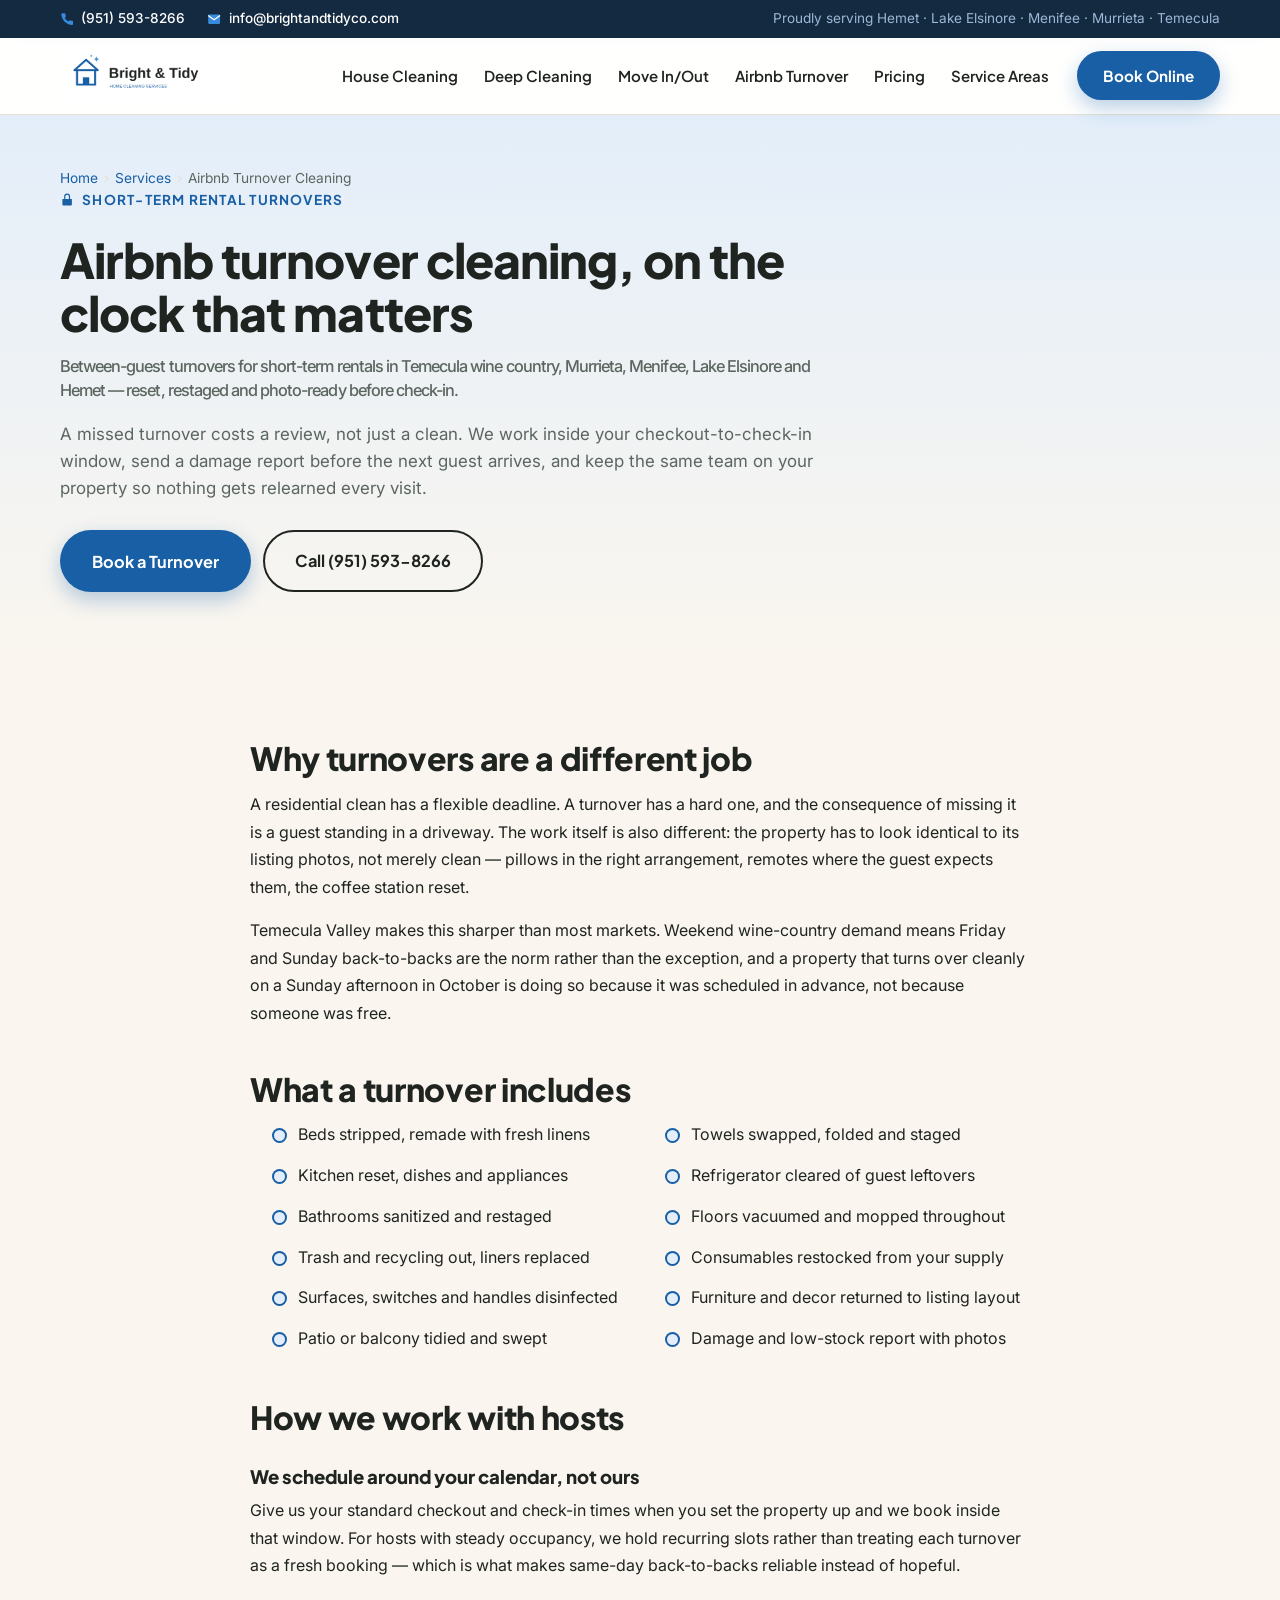
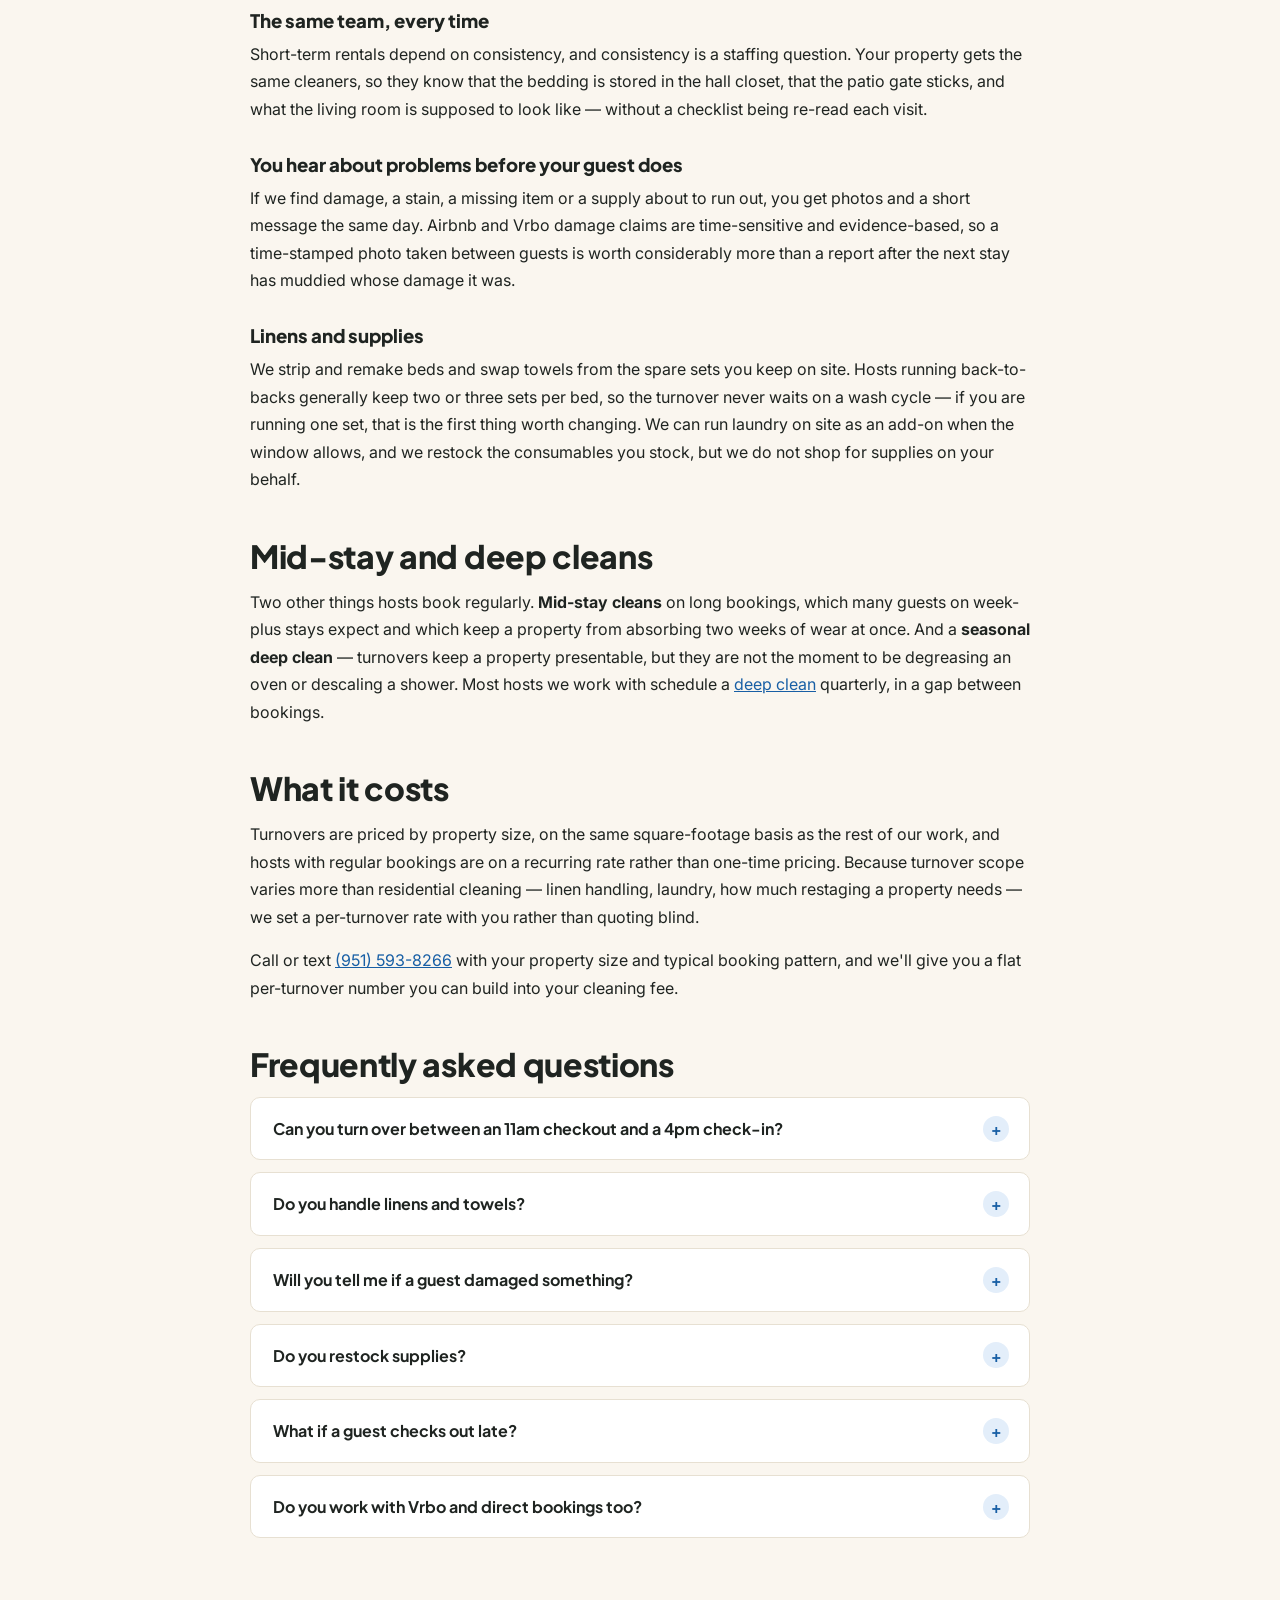
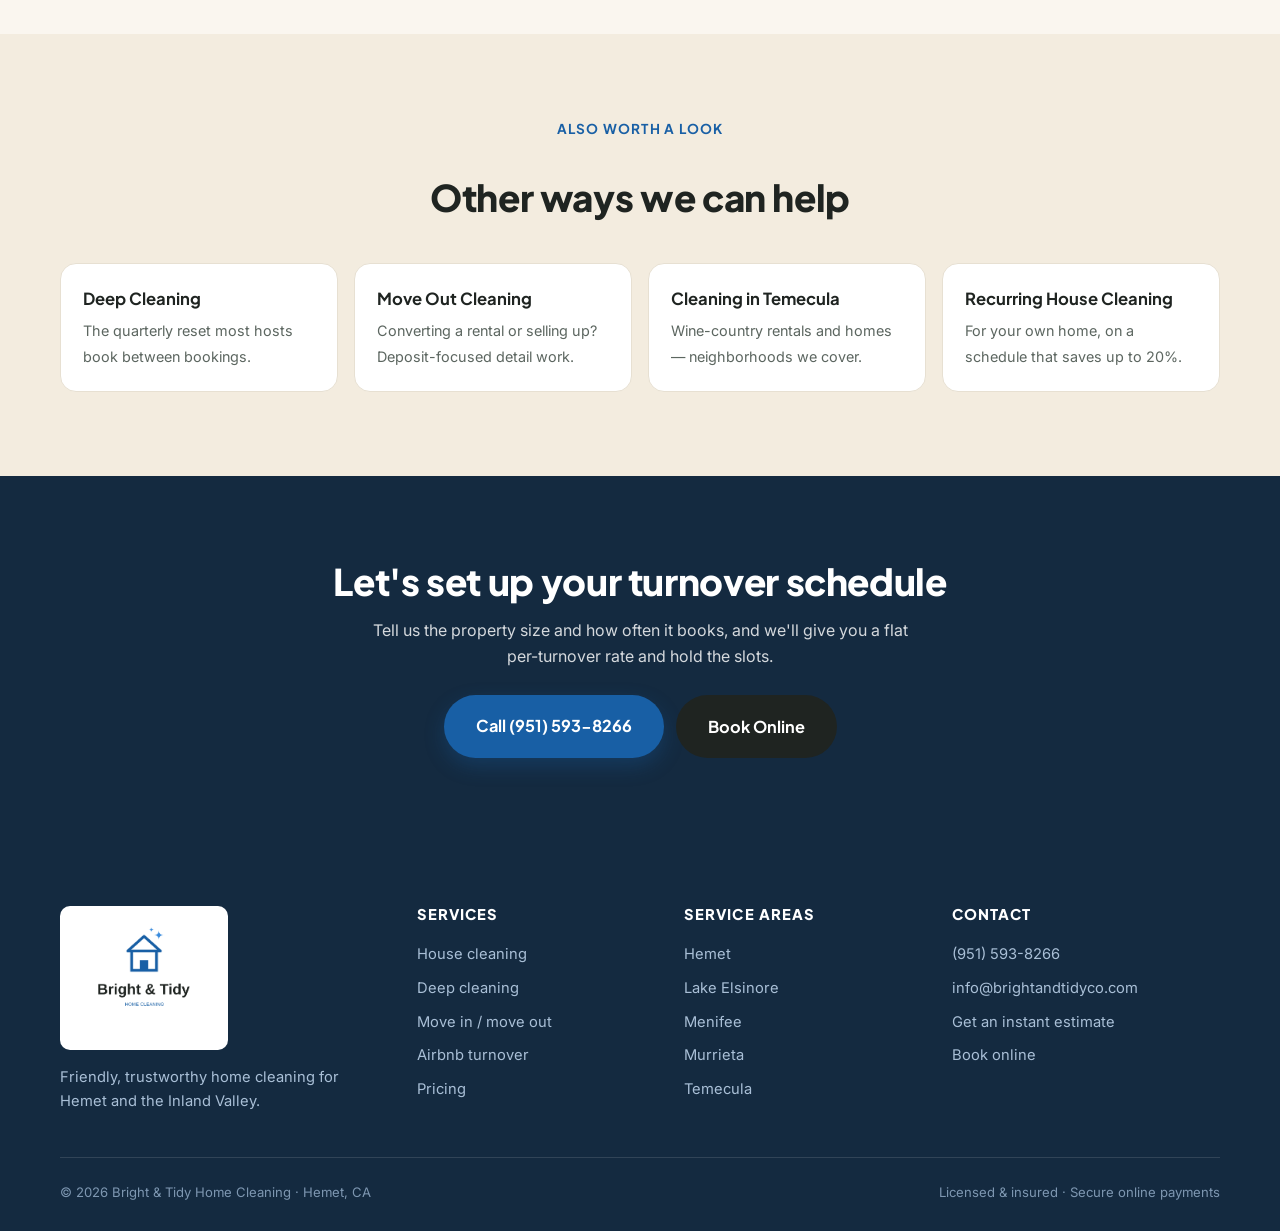
<file: services/airbnb-turnover-cleaning/index.html>
<!DOCTYPE html>
<html lang="en">
<head>
  <meta charset="UTF-8">
  <meta name="viewport" content="width=device-width, initial-scale=1.0">
  <title>Airbnb Turnover Cleaning | Short-Term &amp; Vacation Rental Cleaning in Temecula Valley</title>
  <meta name="description" content="Same-day Airbnb turnover cleaning for short-term rentals in Temecula wine country, Murrieta, Menifee, Lake Elsinore &amp; Hemet. Linens, restaging, damage reports and back-to-back checkout windows. Book online.">
  <meta property="og:title" content="Airbnb &amp; Vacation Rental Turnover Cleaning — Temecula Valley">
  <meta property="og:description" content="Reliable same-day turnovers between guests: reset, restaged and photo-ready, with a damage report before your next check-in.">
  <meta property="og:type" content="website">
  <meta property="og:url" content="https://brightandtidyco.com/services/airbnb-turnover-cleaning/">
  <link rel="canonical" href="https://brightandtidyco.com/services/airbnb-turnover-cleaning/">
  <link rel="icon" type="image/svg+xml" href='data:image/svg+xml,<svg xmlns="http://www.w3.org/2000/svg" viewBox="0 0 100 100"><path d="M50 18 L14 50 H24 V84 H76 V50 H86 Z" fill="%23185FA5"/><path d="M78 6 L82 16 L92 20 L82 24 L78 34 L74 24 L64 20 L74 16 Z" fill="%23378ADD"/></svg>'>
  <link rel="preconnect" href="https://fonts.googleapis.com">
  <link rel="preconnect" href="https://fonts.gstatic.com" crossorigin>
  <link href="https://fonts.googleapis.com/css2?family=Plus+Jakarta+Sans:wght@500;600;700;800&family=Inter:wght@400;500;600&display=swap" rel="stylesheet">
  <link rel="stylesheet" href="/css/styles.css">

  <script type="application/ld+json">
  {
    "@context": "https://schema.org",
    "@type": "Service",
    "serviceType": "Vacation Rental Turnover Cleaning",
    "name": "Airbnb & Short-Term Rental Turnover Cleaning",
    "description": "Between-guest turnover cleaning for Airbnb, Vrbo and short-term rentals, including linen changes, restaging, consumable restocking and a damage report before the next check-in.",
    "url": "https://brightandtidyco.com/services/airbnb-turnover-cleaning/",
    "provider": {
      "@type": "HouseCleaningService",
      "name": "Bright & Tidy Home Cleaning",
      "url": "https://brightandtidyco.com/",
      "telephone": "+1-951-593-8266",
      "email": "info@brightandtidyco.com",
      "address": {
        "@type": "PostalAddress",
        "addressLocality": "Hemet",
        "addressRegion": "CA",
        "addressCountry": "US"
      }
    },
    "areaServed": [
      { "@type": "City", "name": "Temecula" },
      { "@type": "City", "name": "Murrieta" },
      { "@type": "City", "name": "Menifee" },
      { "@type": "City", "name": "Lake Elsinore" },
      { "@type": "City", "name": "Hemet" }
    ]
  }
  </script>

  <script type="application/ld+json">
  {
    "@context": "https://schema.org",
    "@type": "BreadcrumbList",
    "itemListElement": [
      { "@type": "ListItem", "position": 1, "name": "Home", "item": "https://brightandtidyco.com/" },
      { "@type": "ListItem", "position": 2, "name": "Services", "item": "https://brightandtidyco.com/#services" },
      { "@type": "ListItem", "position": 3, "name": "Airbnb Turnover Cleaning", "item": "https://brightandtidyco.com/services/airbnb-turnover-cleaning/" }
    ]
  }
  </script>

  <script type="application/ld+json">
  {
    "@context": "https://schema.org",
    "@type": "FAQPage",
    "mainEntity": [
      {
        "@type": "Question",
        "name": "Can you turn over a rental between an 11am checkout and a 4pm check-in?",
        "acceptedAnswer": {
          "@type": "Answer",
          "text": "Yes, that is the standard window we work in. Tell us your checkout and check-in times when you set the property up and we schedule inside them. Same-day back-to-back bookings are normal in the Temecula Valley on weekends, so the earlier we have your calendar the better."
        }
      },
      {
        "@type": "Question",
        "name": "Do you handle linens and towels?",
        "acceptedAnswer": {
          "@type": "Answer",
          "text": "Yes. We strip and remake beds and swap towels, provided you keep a spare set on site. Most hosts who run back-to-back bookings keep two or three sets per bed so the turnover is never waiting on a wash cycle. We can run laundry on site as an add-on when the schedule allows."
        }
      },
      {
        "@type": "Question",
        "name": "Will you tell me if a guest damaged something?",
        "acceptedAnswer": {
          "@type": "Answer",
          "text": "Yes. We send photos of any damage, stains or missing items we find, before the next guest arrives, so you have time-stamped evidence while an Airbnb or Vrbo claim is still possible."
        }
      },
      {
        "@type": "Question",
        "name": "Do you restock supplies for guests?",
        "acceptedAnswer": {
          "@type": "Answer",
          "text": "We restock consumables you leave on site, such as toilet paper, paper towels, soap, coffee and dish tabs, and tell you when a supply is running low. We do not purchase and stock supplies on your behalf."
        }
      },
      {
        "@type": "Question",
        "name": "How much does Airbnb turnover cleaning cost?",
        "acceptedAnswer": {
          "@type": "Answer",
          "text": "Turnovers are priced by property size, the same square-footage basis as our other cleaning. Hosts with regular bookings are usually on a recurring rate rather than one-time pricing. Call or text (951) 593-8266 with the property size and typical booking pattern for a set per-turnover rate."
        }
      }
    ]
  }
  </script>

  <!-- Google tag (gtag.js) -->
  <script async src="https://www.googletagmanager.com/gtag/js?id=AW-18326347594"></script>
  <script>
    window.dataLayer = window.dataLayer || [];
    function gtag(){dataLayer.push(arguments);}
    gtag('js', new Date());
    gtag('config', 'AW-18326347594');
  </script>
</head>
<body>

  <!-- ======= TOP BAR ======= -->
  <div class="topbar">
    <div class="container topbar__inner">
      <div class="topbar__contact">
        <a href="tel:+19515938266" class="topbar__link">
          <svg viewBox="0 0 24 24" class="ico"><path d="M22 16.9v3a2 2 0 0 1-2.2 2 19.8 19.8 0 0 1-8.6-3 19.5 19.5 0 0 1-6-6 19.8 19.8 0 0 1-3-8.7A2 2 0 0 1 4.1 2h3a2 2 0 0 1 2 1.7c.1 1 .4 2 .7 2.8a2 2 0 0 1-.4 2.1L8.1 9.9a16 16 0 0 0 6 6l1.3-1.3a2 2 0 0 1 2.1-.4c.9.3 1.9.5 2.8.7a2 2 0 0 1 1.7 2z"/></svg>
          (951) 593-8266
        </a>
        <a href="mailto:info@brightandtidyco.com" class="topbar__link topbar__link--email">
          <svg viewBox="0 0 24 24" class="ico"><path d="M4 4h16a2 2 0 0 1 2 2v12a2 2 0 0 1-2 2H4a2 2 0 0 1-2-2V6a2 2 0 0 1 2-2z"/><path d="m22 6-10 7L2 6" fill="none"/></svg>
          info@brightandtidyco.com
        </a>
      </div>
      <p class="topbar__areas">Proudly serving Hemet · Lake Elsinore · Menifee · Murrieta · Temecula</p>
    </div>
  </div>

  <!-- ======= HEADER ======= -->
  <header class="header" id="top">
    <div class="container header__inner">
      <a href="/" class="header__brand">
        <img src="/assets/logo-primary.png" alt="Bright &amp; Tidy Home Cleaning Services" class="header__logo">
      </a>
      <nav class="nav" id="site-nav">
        <a href="/services/house-cleaning/" class="nav__link">House Cleaning</a>
        <a href="/services/deep-cleaning/" class="nav__link">Deep Cleaning</a>
        <a href="/services/move-out-cleaning/" class="nav__link">Move In/Out</a>
        <a href="/services/airbnb-turnover-cleaning/" class="nav__link">Airbnb Turnover</a>
        <a href="/#pricing" class="nav__link">Pricing</a>
        <a href="/#areas" class="nav__link">Service Areas</a>
      </nav>
      <button type="button" class="btn btn--primary header__cta js-hcp-book">Book Online</button>
      <button class="nav-toggle" id="nav-toggle" aria-label="Open menu" aria-expanded="false">
        <span></span><span></span><span></span>
      </button>
    </div>
  </header>

  <!-- ======= PAGE HERO ======= -->
  <section class="phero">
    <div class="container">
      <nav class="crumbs" aria-label="Breadcrumb">
        <ol>
          <li><a href="/">Home</a></li>
          <li><a href="/#services">Services</a></li>
          <li>Airbnb Turnover Cleaning</li>
        </ol>
      </nav>
      <div class="phero__inner">
        <p class="eyebrow">
          <svg viewBox="0 0 24 24" class="ico ico--blue"><path d="M4 10h16v9a2 2 0 0 1-2 2H6a2 2 0 0 1-2-2z"/><path d="M8 10V6a4 4 0 0 1 8 0v4" fill="none" stroke-width="2"/></svg>
          Short-term rental turnovers
        </p>
        <h1>Airbnb turnover cleaning, on the clock that matters
          <span class="h1-sub">Between-guest turnovers for short-term rentals in Temecula wine country, Murrieta, Menifee, Lake Elsinore and Hemet — reset, restaged and photo-ready before check-in.</span>
        </h1>
        <p class="phero__sub">A missed turnover costs a review, not just a clean. We work inside your checkout-to-check-in window, send a damage report before the next guest arrives, and keep the same team on your property so nothing gets relearned every visit.</p>
        <div class="phero__actions">
          <button type="button" class="btn btn--primary btn--lg js-hcp-book">Book a Turnover</button>
          <a href="tel:+19515938266" class="btn btn--ghost btn--lg">Call (951) 593-8266</a>
        </div>
      </div>
    </div>
  </section>

  <!-- ======= MAIN CONTENT ======= -->
  <section class="section">
    <div class="container prose">
      <h2>Why turnovers are a different job</h2>
      <p>A residential clean has a flexible deadline. A turnover has a hard one, and the consequence of missing it is a guest standing in a driveway. The work itself is also different: the property has to look identical to its listing photos, not merely clean — pillows in the right arrangement, remotes where the guest expects them, the coffee station reset.</p>
      <p>Temecula Valley makes this sharper than most markets. Weekend wine-country demand means Friday and Sunday back-to-backs are the norm rather than the exception, and a property that turns over cleanly on a Sunday afternoon in October is doing so because it was scheduled in advance, not because someone was free.</p>

      <h2>What a turnover includes</h2>
      <ul class="checklist">
        <li>Beds stripped, remade with fresh linens</li>
        <li>Towels swapped, folded and staged</li>
        <li>Kitchen reset, dishes and appliances</li>
        <li>Refrigerator cleared of guest leftovers</li>
        <li>Bathrooms sanitized and restaged</li>
        <li>Floors vacuumed and mopped throughout</li>
        <li>Trash and recycling out, liners replaced</li>
        <li>Consumables restocked from your supply</li>
        <li>Surfaces, switches and handles disinfected</li>
        <li>Furniture and decor returned to listing layout</li>
        <li>Patio or balcony tidied and swept</li>
        <li>Damage and low-stock report with photos</li>
      </ul>

      <h2>How we work with hosts</h2>

      <h3>We schedule around your calendar, not ours</h3>
      <p>Give us your standard checkout and check-in times when you set the property up and we book inside that window. For hosts with steady occupancy, we hold recurring slots rather than treating each turnover as a fresh booking — which is what makes same-day back-to-backs reliable instead of hopeful.</p>

      <h3>The same team, every time</h3>
      <p>Short-term rentals depend on consistency, and consistency is a staffing question. Your property gets the same cleaners, so they know that the bedding is stored in the hall closet, that the patio gate sticks, and what the living room is supposed to look like — without a checklist being re-read each visit.</p>

      <h3>You hear about problems before your guest does</h3>
      <p>If we find damage, a stain, a missing item or a supply about to run out, you get photos and a short message the same day. Airbnb and Vrbo damage claims are time-sensitive and evidence-based, so a time-stamped photo taken between guests is worth considerably more than a report after the next stay has muddied whose damage it was.</p>

      <h3>Linens and supplies</h3>
      <p>We strip and remake beds and swap towels from the spare sets you keep on site. Hosts running back-to-backs generally keep two or three sets per bed, so the turnover never waits on a wash cycle — if you are running one set, that is the first thing worth changing. We can run laundry on site as an add-on when the window allows, and we restock the consumables you stock, but we do not shop for supplies on your behalf.</p>

      <h2>Mid-stay and deep cleans</h2>
      <p>Two other things hosts book regularly. <strong>Mid-stay cleans</strong> on long bookings, which many guests on week-plus stays expect and which keep a property from absorbing two weeks of wear at once. And a <strong>seasonal deep clean</strong> — turnovers keep a property presentable, but they are not the moment to be degreasing an oven or descaling a shower. Most hosts we work with schedule a <a href="/services/deep-cleaning/">deep clean</a> quarterly, in a gap between bookings.</p>

      <h2>What it costs</h2>
      <p>Turnovers are priced by property size, on the same square-footage basis as the rest of our work, and hosts with regular bookings are on a recurring rate rather than one-time pricing. Because turnover scope varies more than residential cleaning — linen handling, laundry, how much restaging a property needs — we set a per-turnover rate with you rather than quoting blind.</p>
      <p>Call or text <a href="tel:+19515938266">(951) 593-8266</a> with your property size and typical booking pattern, and we'll give you a flat per-turnover number you can build into your cleaning fee.</p>

      <h2>Frequently asked questions</h2>
      <details class="faq__item">
        <summary>Can you turn over between an 11am checkout and a 4pm check-in?</summary>
        <p>Yes — that's the standard window we work in. Tell us your checkout and check-in times when you set the property up and we schedule inside them. Same-day back-to-backs are normal here on weekends, so the earlier we have your calendar, the better.</p>
      </details>
      <details class="faq__item">
        <summary>Do you handle linens and towels?</summary>
        <p>Yes, provided you keep spare sets on site. Most hosts running back-to-backs keep two or three sets per bed so the turnover never waits on a wash cycle. We can run laundry on site as an add-on when the schedule allows.</p>
      </details>
      <details class="faq__item">
        <summary>Will you tell me if a guest damaged something?</summary>
        <p>Yes — photos of any damage, stains or missing items, sent before the next guest arrives, so you have time-stamped evidence while a claim is still possible.</p>
      </details>
      <details class="faq__item">
        <summary>Do you restock supplies?</summary>
        <p>We restock the consumables you leave on site — toilet paper, paper towels, soap, coffee, dish tabs — and flag anything running low. We don't purchase supplies on your behalf.</p>
      </details>
      <details class="faq__item">
        <summary>What if a guest checks out late?</summary>
        <p>Tell us as soon as you know. We'll shift the crew's route where we can. If a late checkout eats the whole window, we'd rather call you and agree a plan than arrive and rush a job that has to look perfect.</p>
      </details>
      <details class="faq__item">
        <summary>Do you work with Vrbo and direct bookings too?</summary>
        <p>Yes — the platform makes no difference to us. Anything run as a short-term rental works the same way.</p>
      </details>
    </div>
  </section>

  <!-- ======= RELATED ======= -->
  <section class="section related">
    <div class="container">
      <div class="section__head section__head--center">
        <p class="eyebrow">Also worth a look</p>
        <h2>Other ways we can help</h2>
      </div>
      <div class="related__grid">
        <a class="related__card" href="/services/deep-cleaning/">
          <strong>Deep Cleaning</strong>
          <span>The quarterly reset most hosts book between bookings.</span>
        </a>
        <a class="related__card" href="/services/move-out-cleaning/">
          <strong>Move Out Cleaning</strong>
          <span>Converting a rental or selling up? Deposit-focused detail work.</span>
        </a>
        <a class="related__card" href="/house-cleaning/temecula/">
          <strong>Cleaning in Temecula</strong>
          <span>Wine-country rentals and homes — neighborhoods we cover.</span>
        </a>
        <a class="related__card" href="/services/house-cleaning/">
          <strong>Recurring House Cleaning</strong>
          <span>For your own home, on a schedule that saves up to 20%.</span>
        </a>
      </div>
    </div>
  </section>

  <!-- ======= CLOSING CTA ======= -->
  <section class="section endcta">
    <div class="container">
      <h2>Let's set up your turnover schedule</h2>
      <p>Tell us the property size and how often it books, and we'll give you a flat per-turnover rate and hold the slots.</p>
      <div class="endcta__actions">
        <a href="tel:+19515938266" class="btn btn--primary btn--lg">Call (951) 593-8266</a>
        <button type="button" class="btn btn--dark btn--lg js-hcp-book">Book Online</button>
      </div>
    </div>
  </section>

  <!-- ======= FOOTER ======= -->
  <footer class="footer">
    <div class="container footer__inner">
      <div class="footer__brand">
        <div class="footer__logo-tile">
          <img src="/assets/logo-stacked.png" alt="Bright &amp; Tidy Home Cleaning">
        </div>
        <p>Friendly, trustworthy home cleaning for Hemet and the Inland Valley.</p>
      </div>
      <div class="footer__col">
        <h4>Services</h4>
        <a href="/services/house-cleaning/">House cleaning</a>
        <a href="/services/deep-cleaning/">Deep cleaning</a>
        <a href="/services/move-out-cleaning/">Move in / move out</a>
        <a href="/services/airbnb-turnover-cleaning/">Airbnb turnover</a>
        <a href="/#pricing">Pricing</a>
      </div>
      <div class="footer__col">
        <h4>Service areas</h4>
        <a href="/house-cleaning/hemet/">Hemet</a>
        <a href="/house-cleaning/lake-elsinore/">Lake Elsinore</a>
        <a href="/house-cleaning/menifee/">Menifee</a>
        <a href="/house-cleaning/murrieta/">Murrieta</a>
        <a href="/house-cleaning/temecula/">Temecula</a>
      </div>
      <div class="footer__col">
        <h4>Contact</h4>
        <a href="tel:+19515938266">(951) 593-8266</a>
        <a href="mailto:info@brightandtidyco.com">info@brightandtidyco.com</a>
        <a href="/#estimate">Get an instant estimate</a>
        <a href="/#book">Book online</a>
      </div>
    </div>
    <div class="container footer__legal">
      <p>© <span id="year">2026</span> Bright &amp; Tidy Home Cleaning · Hemet, CA</p>
      <p>Licensed &amp; insured · Secure online payments</p>
    </div>
  </footer>

  <script async src="https://online-booking.housecallpro.com/script.js?token=741ba4f4405848329b903c71b3509811&orgName=bright--tidy-llc"></script>
  <script src="/js/page.js"></script>
</body>
</html>
</file>
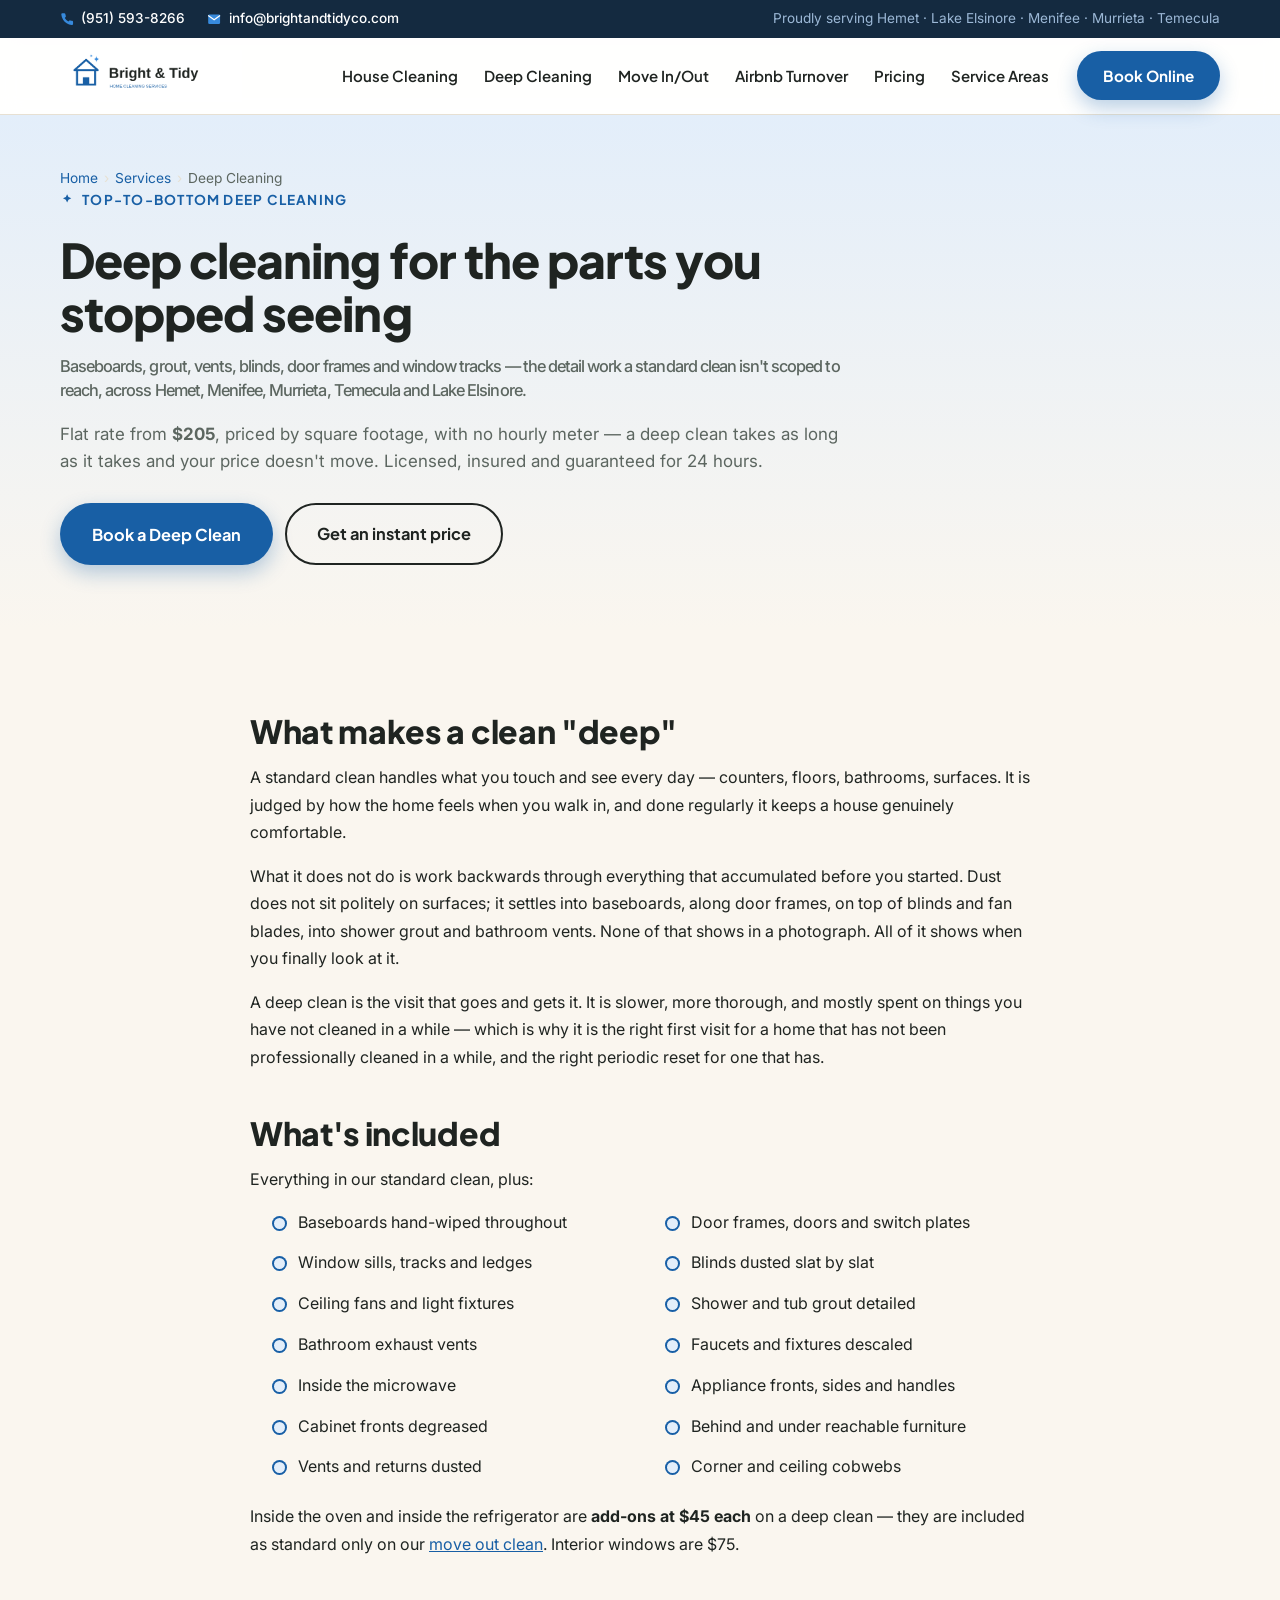
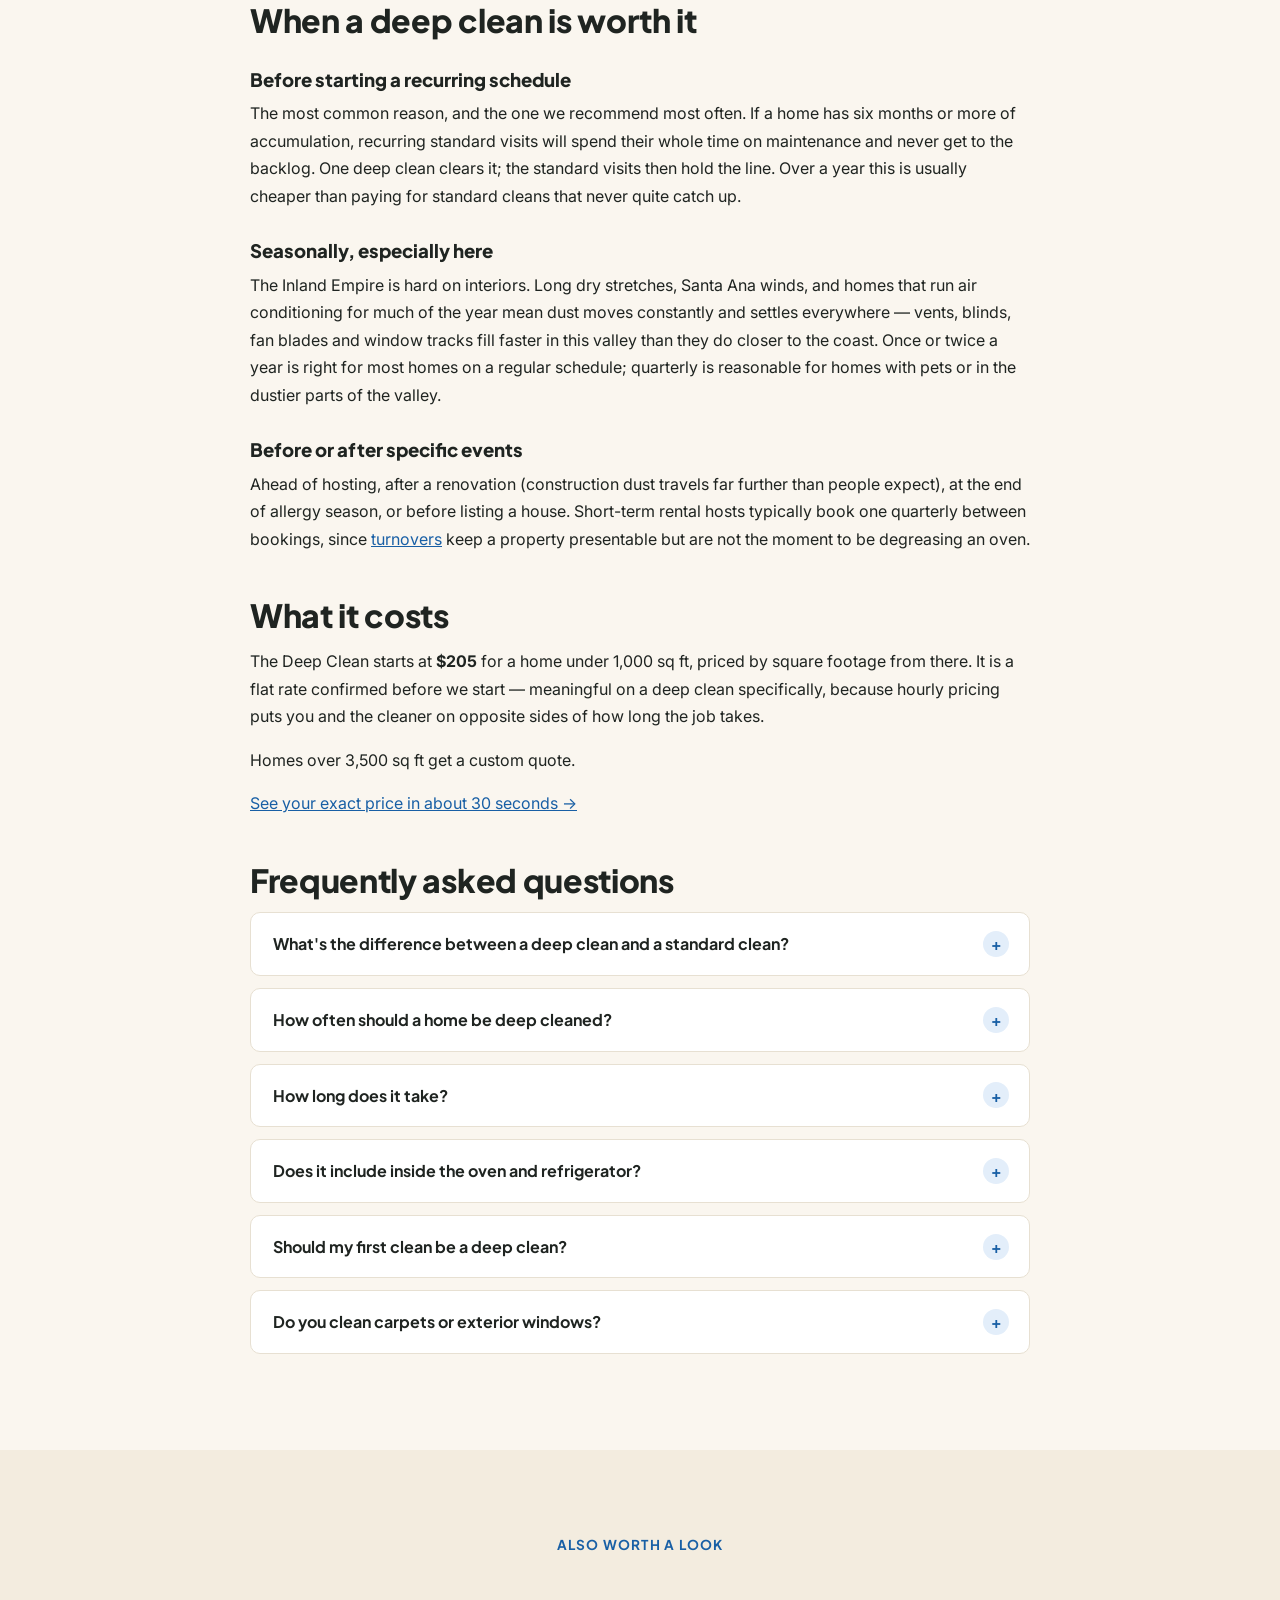
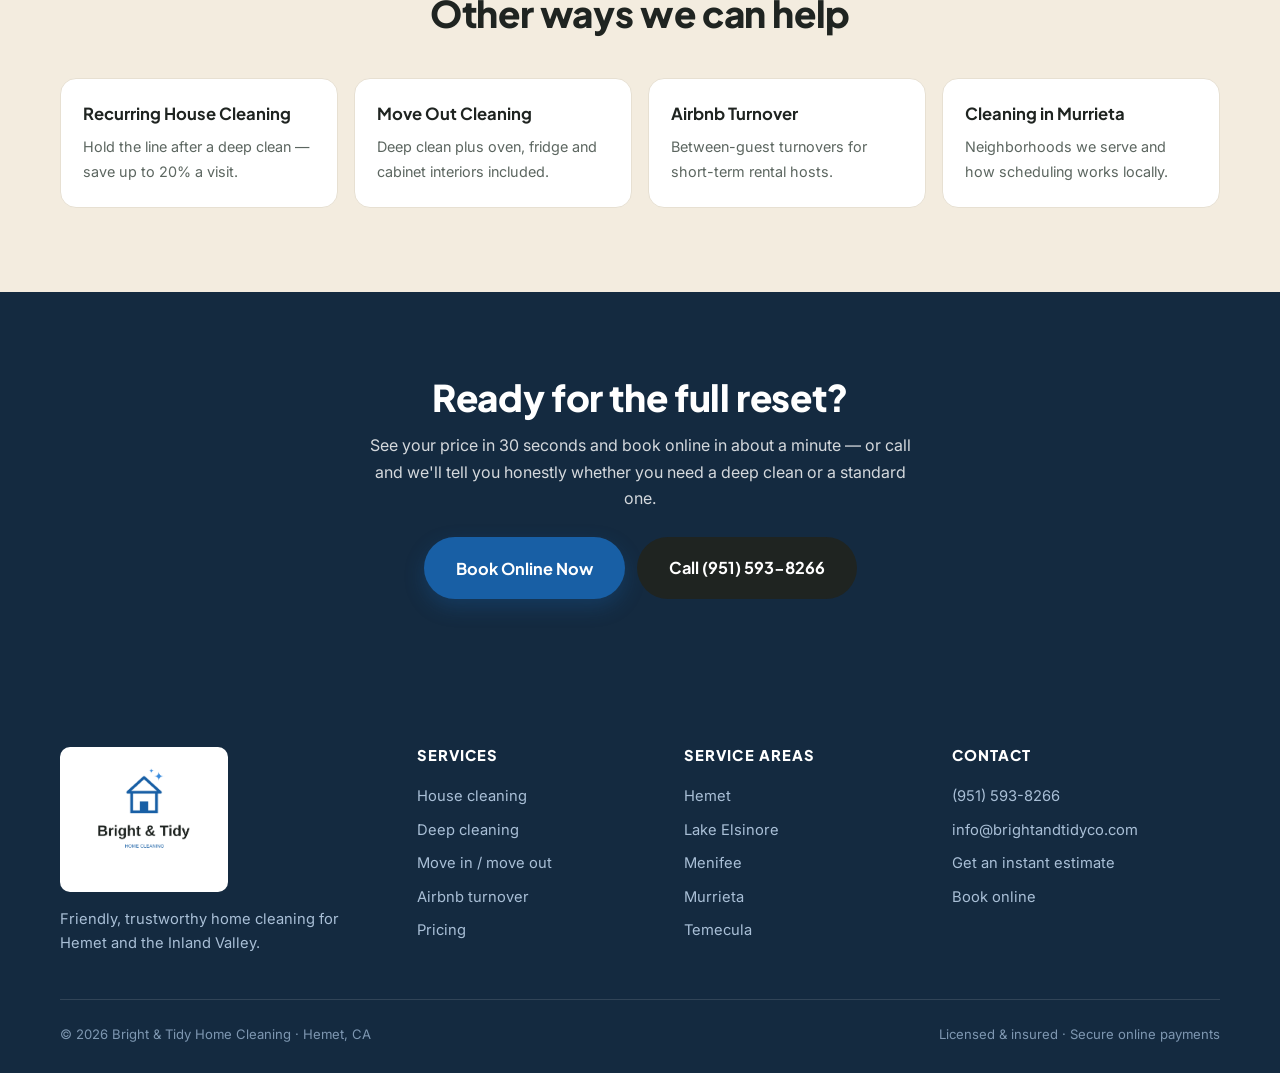
<file: services/deep-cleaning/index.html>
<!DOCTYPE html>
<html lang="en">
<head>
  <meta charset="UTF-8">
  <meta name="viewport" content="width=device-width, initial-scale=1.0">
  <title>Deep Cleaning Services | Top-to-Bottom House Deep Clean in Temecula Valley</title>
  <meta name="description" content="Professional deep cleaning in Hemet, Menifee, Murrieta, Temecula &amp; Lake Elsinore. Baseboards, grout, vents, inside appliances and every forgotten corner. Flat rates from $205 — book online in a minute.">
  <meta property="og:title" content="Deep Cleaning Services — Hemet &amp; the Temecula Valley">
  <meta property="og:description" content="The top-to-bottom reset: baseboards, grout, vents, blinds and detail work a standard clean doesn't reach.">
  <meta property="og:type" content="website">
  <meta property="og:url" content="https://brightandtidyco.com/services/deep-cleaning/">
  <link rel="canonical" href="https://brightandtidyco.com/services/deep-cleaning/">
  <link rel="icon" type="image/svg+xml" href='data:image/svg+xml,<svg xmlns="http://www.w3.org/2000/svg" viewBox="0 0 100 100"><path d="M50 18 L14 50 H24 V84 H76 V50 H86 Z" fill="%23185FA5"/><path d="M78 6 L82 16 L92 20 L82 24 L78 34 L74 24 L64 20 L74 16 Z" fill="%23378ADD"/></svg>'>
  <link rel="preconnect" href="https://fonts.googleapis.com">
  <link rel="preconnect" href="https://fonts.gstatic.com" crossorigin>
  <link href="https://fonts.googleapis.com/css2?family=Plus+Jakarta+Sans:wght@500;600;700;800&family=Inter:wght@400;500;600&display=swap" rel="stylesheet">
  <link rel="stylesheet" href="/css/styles.css">

  <script type="application/ld+json">
  {
    "@context": "https://schema.org",
    "@type": "Service",
    "serviceType": "Deep Cleaning",
    "name": "Deep House Cleaning",
    "description": "Top-to-bottom deep cleaning covering baseboards, door frames, switch plates, grout, vents, blinds, window sills and appliance detail work beyond a standard clean.",
    "url": "https://brightandtidyco.com/services/deep-cleaning/",
    "provider": {
      "@type": "HouseCleaningService",
      "name": "Bright & Tidy Home Cleaning",
      "url": "https://brightandtidyco.com/",
      "telephone": "+1-951-593-8266",
      "email": "info@brightandtidyco.com",
      "address": {
        "@type": "PostalAddress",
        "addressLocality": "Hemet",
        "addressRegion": "CA",
        "addressCountry": "US"
      }
    },
    "areaServed": [
      { "@type": "City", "name": "Hemet" },
      { "@type": "City", "name": "Lake Elsinore" },
      { "@type": "City", "name": "Menifee" },
      { "@type": "City", "name": "Murrieta" },
      { "@type": "City", "name": "Temecula" }
    ],
    "offers": {
      "@type": "Offer",
      "priceCurrency": "USD",
      "price": "205",
      "priceSpecification": {
        "@type": "PriceSpecification",
        "priceCurrency": "USD",
        "minPrice": "205",
        "description": "Starting price for a home under 1,000 sq ft. Final price is set by square footage."
      }
    }
  }
  </script>

  <script type="application/ld+json">
  {
    "@context": "https://schema.org",
    "@type": "BreadcrumbList",
    "itemListElement": [
      { "@type": "ListItem", "position": 1, "name": "Home", "item": "https://brightandtidyco.com/" },
      { "@type": "ListItem", "position": 2, "name": "Services", "item": "https://brightandtidyco.com/#services" },
      { "@type": "ListItem", "position": 3, "name": "Deep Cleaning", "item": "https://brightandtidyco.com/services/deep-cleaning/" }
    ]
  }
  </script>

  <script type="application/ld+json">
  {
    "@context": "https://schema.org",
    "@type": "FAQPage",
    "mainEntity": [
      {
        "@type": "Question",
        "name": "What is the difference between a deep clean and a standard clean?",
        "acceptedAnswer": {
          "@type": "Answer",
          "text": "A standard clean maintains the surfaces you use daily. A deep clean adds the accumulated work underneath that: baseboards, door frames, switch plates, grout, vents, blinds, window sills and tracks, light fixtures and appliance detail. It takes considerably longer and is priced accordingly."
        }
      },
      {
        "@type": "Question",
        "name": "How often should a home be deep cleaned?",
        "acceptedAnswer": {
          "@type": "Answer",
          "text": "Once or twice a year for a home on a regular cleaning schedule. Homes without regular cleaning, homes with pets, and homes in dusty parts of the valley usually benefit from quarterly."
        }
      },
      {
        "@type": "Question",
        "name": "How long does a deep clean take?",
        "acceptedAnswer": {
          "@type": "Answer",
          "text": "Substantially longer than a standard visit, typically several hours and scaling with square footage. Because we charge a flat rate rather than hourly, the time it takes does not change your price."
        }
      },
      {
        "@type": "Question",
        "name": "Does a deep clean include inside the oven and refrigerator?",
        "acceptedAnswer": {
          "@type": "Answer",
          "text": "Inside the microwave and appliance fronts are included. Inside the oven and inside the refrigerator are available as add-ons at $45 each. They are included as standard only on our move out clean."
        }
      },
      {
        "@type": "Question",
        "name": "Should my first clean be a deep clean?",
        "acceptedAnswer": {
          "@type": "Answer",
          "text": "If the home has not been professionally cleaned in roughly six months or more, usually yes. It resets the home so that recurring standard visits can keep it there rather than never quite catching up. If the home is already in good shape, a standard clean is enough."
        }
      }
    ]
  }
  </script>

  <!-- Google tag (gtag.js) -->
  <script async src="https://www.googletagmanager.com/gtag/js?id=AW-18326347594"></script>
  <script>
    window.dataLayer = window.dataLayer || [];
    function gtag(){dataLayer.push(arguments);}
    gtag('js', new Date());
    gtag('config', 'AW-18326347594');
  </script>
</head>
<body>

  <!-- ======= TOP BAR ======= -->
  <div class="topbar">
    <div class="container topbar__inner">
      <div class="topbar__contact">
        <a href="tel:+19515938266" class="topbar__link">
          <svg viewBox="0 0 24 24" class="ico"><path d="M22 16.9v3a2 2 0 0 1-2.2 2 19.8 19.8 0 0 1-8.6-3 19.5 19.5 0 0 1-6-6 19.8 19.8 0 0 1-3-8.7A2 2 0 0 1 4.1 2h3a2 2 0 0 1 2 1.7c.1 1 .4 2 .7 2.8a2 2 0 0 1-.4 2.1L8.1 9.9a16 16 0 0 0 6 6l1.3-1.3a2 2 0 0 1 2.1-.4c.9.3 1.9.5 2.8.7a2 2 0 0 1 1.7 2z"/></svg>
          (951) 593-8266
        </a>
        <a href="mailto:info@brightandtidyco.com" class="topbar__link topbar__link--email">
          <svg viewBox="0 0 24 24" class="ico"><path d="M4 4h16a2 2 0 0 1 2 2v12a2 2 0 0 1-2 2H4a2 2 0 0 1-2-2V6a2 2 0 0 1 2-2z"/><path d="m22 6-10 7L2 6" fill="none"/></svg>
          info@brightandtidyco.com
        </a>
      </div>
      <p class="topbar__areas">Proudly serving Hemet · Lake Elsinore · Menifee · Murrieta · Temecula</p>
    </div>
  </div>

  <!-- ======= HEADER ======= -->
  <header class="header" id="top">
    <div class="container header__inner">
      <a href="/" class="header__brand">
        <img src="/assets/logo-primary.png" alt="Bright &amp; Tidy Home Cleaning Services" class="header__logo">
      </a>
      <nav class="nav" id="site-nav">
        <a href="/services/house-cleaning/" class="nav__link">House Cleaning</a>
        <a href="/services/deep-cleaning/" class="nav__link">Deep Cleaning</a>
        <a href="/services/move-out-cleaning/" class="nav__link">Move In/Out</a>
        <a href="/services/airbnb-turnover-cleaning/" class="nav__link">Airbnb Turnover</a>
        <a href="/#pricing" class="nav__link">Pricing</a>
        <a href="/#areas" class="nav__link">Service Areas</a>
      </nav>
      <button type="button" class="btn btn--primary header__cta js-hcp-book">Book Online</button>
      <button class="nav-toggle" id="nav-toggle" aria-label="Open menu" aria-expanded="false">
        <span></span><span></span><span></span>
      </button>
    </div>
  </header>

  <!-- ======= PAGE HERO ======= -->
  <section class="phero">
    <div class="container">
      <nav class="crumbs" aria-label="Breadcrumb">
        <ol>
          <li><a href="/">Home</a></li>
          <li><a href="/#services">Services</a></li>
          <li>Deep Cleaning</li>
        </ol>
      </nav>
      <div class="phero__inner">
        <p class="eyebrow">
          <svg viewBox="0 0 24 24" class="ico ico--blue"><path d="m12 2 2.2 4.8L19 9l-4.8 2.2L12 16l-2.2-4.8L5 9l4.8-2.2z"/></svg>
          Top-to-bottom deep cleaning
        </p>
        <h1>Deep cleaning for the parts you stopped seeing
          <span class="h1-sub">Baseboards, grout, vents, blinds, door frames and window tracks — the detail work a standard clean isn't scoped to reach, across Hemet, Menifee, Murrieta, Temecula and Lake Elsinore.</span>
        </h1>
        <p class="phero__sub">Flat rate from <strong>$205</strong>, priced by square footage, with no hourly meter — a deep clean takes as long as it takes and your price doesn't move. Licensed, insured and guaranteed for 24 hours.</p>
        <div class="phero__actions">
          <button type="button" class="btn btn--primary btn--lg js-hcp-book">Book a Deep Clean</button>
          <a href="/#estimate" class="btn btn--ghost btn--lg">Get an instant price</a>
        </div>
      </div>
    </div>
  </section>

  <!-- ======= MAIN CONTENT ======= -->
  <section class="section">
    <div class="container prose">
      <h2>What makes a clean "deep"</h2>
      <p>A standard clean handles what you touch and see every day — counters, floors, bathrooms, surfaces. It is judged by how the home feels when you walk in, and done regularly it keeps a house genuinely comfortable.</p>
      <p>What it does not do is work backwards through everything that accumulated before you started. Dust does not sit politely on surfaces; it settles into baseboards, along door frames, on top of blinds and fan blades, into shower grout and bathroom vents. None of that shows in a photograph. All of it shows when you finally look at it.</p>
      <p>A deep clean is the visit that goes and gets it. It is slower, more thorough, and mostly spent on things you have not cleaned in a while — which is why it is the right first visit for a home that has not been professionally cleaned in a while, and the right periodic reset for one that has.</p>

      <h2>What's included</h2>
      <p>Everything in our standard clean, plus:</p>
      <ul class="checklist">
        <li>Baseboards hand-wiped throughout</li>
        <li>Door frames, doors and switch plates</li>
        <li>Window sills, tracks and ledges</li>
        <li>Blinds dusted slat by slat</li>
        <li>Ceiling fans and light fixtures</li>
        <li>Shower and tub grout detailed</li>
        <li>Bathroom exhaust vents</li>
        <li>Faucets and fixtures descaled</li>
        <li>Inside the microwave</li>
        <li>Appliance fronts, sides and handles</li>
        <li>Cabinet fronts degreased</li>
        <li>Behind and under reachable furniture</li>
        <li>Vents and returns dusted</li>
        <li>Corner and ceiling cobwebs</li>
      </ul>
      <p>Inside the oven and inside the refrigerator are <strong>add-ons at $45 each</strong> on a deep clean — they are included as standard only on our <a href="/services/move-out-cleaning/">move out clean</a>. Interior windows are $75.</p>

      <h2>When a deep clean is worth it</h2>

      <h3>Before starting a recurring schedule</h3>
      <p>The most common reason, and the one we recommend most often. If a home has six months or more of accumulation, recurring standard visits will spend their whole time on maintenance and never get to the backlog. One deep clean clears it; the standard visits then hold the line. Over a year this is usually cheaper than paying for standard cleans that never quite catch up.</p>

      <h3>Seasonally, especially here</h3>
      <p>The Inland Empire is hard on interiors. Long dry stretches, Santa Ana winds, and homes that run air conditioning for much of the year mean dust moves constantly and settles everywhere — vents, blinds, fan blades and window tracks fill faster in this valley than they do closer to the coast. Once or twice a year is right for most homes on a regular schedule; quarterly is reasonable for homes with pets or in the dustier parts of the valley.</p>

      <h3>Before or after specific events</h3>
      <p>Ahead of hosting, after a renovation (construction dust travels far further than people expect), at the end of allergy season, or before listing a house. Short-term rental hosts typically book one quarterly between bookings, since <a href="/services/airbnb-turnover-cleaning/">turnovers</a> keep a property presentable but are not the moment to be degreasing an oven.</p>

      <h2>What it costs</h2>
      <p>The Deep Clean starts at <strong>$205</strong> for a home under 1,000 sq ft, priced by square footage from there. It is a flat rate confirmed before we start — meaningful on a deep clean specifically, because hourly pricing puts you and the cleaner on opposite sides of how long the job takes.</p>
      <p>Homes over 3,500 sq ft get a custom quote.</p>
      <p><a href="/#estimate">See your exact price in about 30 seconds →</a></p>

      <h2>Frequently asked questions</h2>
      <details class="faq__item">
        <summary>What's the difference between a deep clean and a standard clean?</summary>
        <p>A standard clean maintains what you use daily. A deep clean adds the accumulated work underneath it — baseboards, door frames, switch plates, grout, vents, blinds, sills and tracks, fixtures and appliance detail. It takes considerably longer and is priced accordingly.</p>
      </details>
      <details class="faq__item">
        <summary>How often should a home be deep cleaned?</summary>
        <p>Once or twice a year for a home on a regular schedule. Quarterly for homes without regular cleaning, homes with pets, or homes in the dustier parts of the valley.</p>
      </details>
      <details class="faq__item">
        <summary>How long does it take?</summary>
        <p>Several hours, scaling with square footage. Since we charge flat rates rather than hourly, the time it takes doesn't change your price.</p>
      </details>
      <details class="faq__item">
        <summary>Does it include inside the oven and refrigerator?</summary>
        <p>Inside the microwave and appliance fronts are included. Inside the oven and refrigerator are $45 each as add-ons — they're standard only on the move out clean.</p>
      </details>
      <details class="faq__item">
        <summary>Should my first clean be a deep clean?</summary>
        <p>If it's been roughly six months or more since a professional clean, usually yes. If the home is already in good shape, a standard clean is enough — we'll tell you honestly rather than upsell.</p>
      </details>
      <details class="faq__item">
        <summary>Do you clean carpets or exterior windows?</summary>
        <p>No — neither is a service we offer. Interior windows are an add-on; carpet shampooing and exterior window washing need specialists, and we'd rather say so than take the booking.</p>
      </details>
    </div>
  </section>

  <!-- ======= RELATED ======= -->
  <section class="section related">
    <div class="container">
      <div class="section__head section__head--center">
        <p class="eyebrow">Also worth a look</p>
        <h2>Other ways we can help</h2>
      </div>
      <div class="related__grid">
        <a class="related__card" href="/services/house-cleaning/">
          <strong>Recurring House Cleaning</strong>
          <span>Hold the line after a deep clean — save up to 20% a visit.</span>
        </a>
        <a class="related__card" href="/services/move-out-cleaning/">
          <strong>Move Out Cleaning</strong>
          <span>Deep clean plus oven, fridge and cabinet interiors included.</span>
        </a>
        <a class="related__card" href="/services/airbnb-turnover-cleaning/">
          <strong>Airbnb Turnover</strong>
          <span>Between-guest turnovers for short-term rental hosts.</span>
        </a>
        <a class="related__card" href="/house-cleaning/murrieta/">
          <strong>Cleaning in Murrieta</strong>
          <span>Neighborhoods we serve and how scheduling works locally.</span>
        </a>
      </div>
    </div>
  </section>

  <!-- ======= CLOSING CTA ======= -->
  <section class="section endcta">
    <div class="container">
      <h2>Ready for the full reset?</h2>
      <p>See your price in 30 seconds and book online in about a minute — or call and we'll tell you honestly whether you need a deep clean or a standard one.</p>
      <div class="endcta__actions">
        <button type="button" class="btn btn--primary btn--lg js-hcp-book">Book Online Now</button>
        <a href="tel:+19515938266" class="btn btn--dark btn--lg">Call (951) 593-8266</a>
      </div>
    </div>
  </section>

  <!-- ======= FOOTER ======= -->
  <footer class="footer">
    <div class="container footer__inner">
      <div class="footer__brand">
        <div class="footer__logo-tile">
          <img src="/assets/logo-stacked.png" alt="Bright &amp; Tidy Home Cleaning">
        </div>
        <p>Friendly, trustworthy home cleaning for Hemet and the Inland Valley.</p>
      </div>
      <div class="footer__col">
        <h4>Services</h4>
        <a href="/services/house-cleaning/">House cleaning</a>
        <a href="/services/deep-cleaning/">Deep cleaning</a>
        <a href="/services/move-out-cleaning/">Move in / move out</a>
        <a href="/services/airbnb-turnover-cleaning/">Airbnb turnover</a>
        <a href="/#pricing">Pricing</a>
      </div>
      <div class="footer__col">
        <h4>Service areas</h4>
        <a href="/house-cleaning/hemet/">Hemet</a>
        <a href="/house-cleaning/lake-elsinore/">Lake Elsinore</a>
        <a href="/house-cleaning/menifee/">Menifee</a>
        <a href="/house-cleaning/murrieta/">Murrieta</a>
        <a href="/house-cleaning/temecula/">Temecula</a>
      </div>
      <div class="footer__col">
        <h4>Contact</h4>
        <a href="tel:+19515938266">(951) 593-8266</a>
        <a href="mailto:info@brightandtidyco.com">info@brightandtidyco.com</a>
        <a href="/#estimate">Get an instant estimate</a>
        <a href="/#book">Book online</a>
      </div>
    </div>
    <div class="container footer__legal">
      <p>© <span id="year">2026</span> Bright &amp; Tidy Home Cleaning · Hemet, CA</p>
      <p>Licensed &amp; insured · Secure online payments</p>
    </div>
  </footer>

  <script async src="https://online-booking.housecallpro.com/script.js?token=741ba4f4405848329b903c71b3509811&orgName=bright--tidy-llc"></script>
  <script src="/js/page.js"></script>
</body>
</html>
</file>
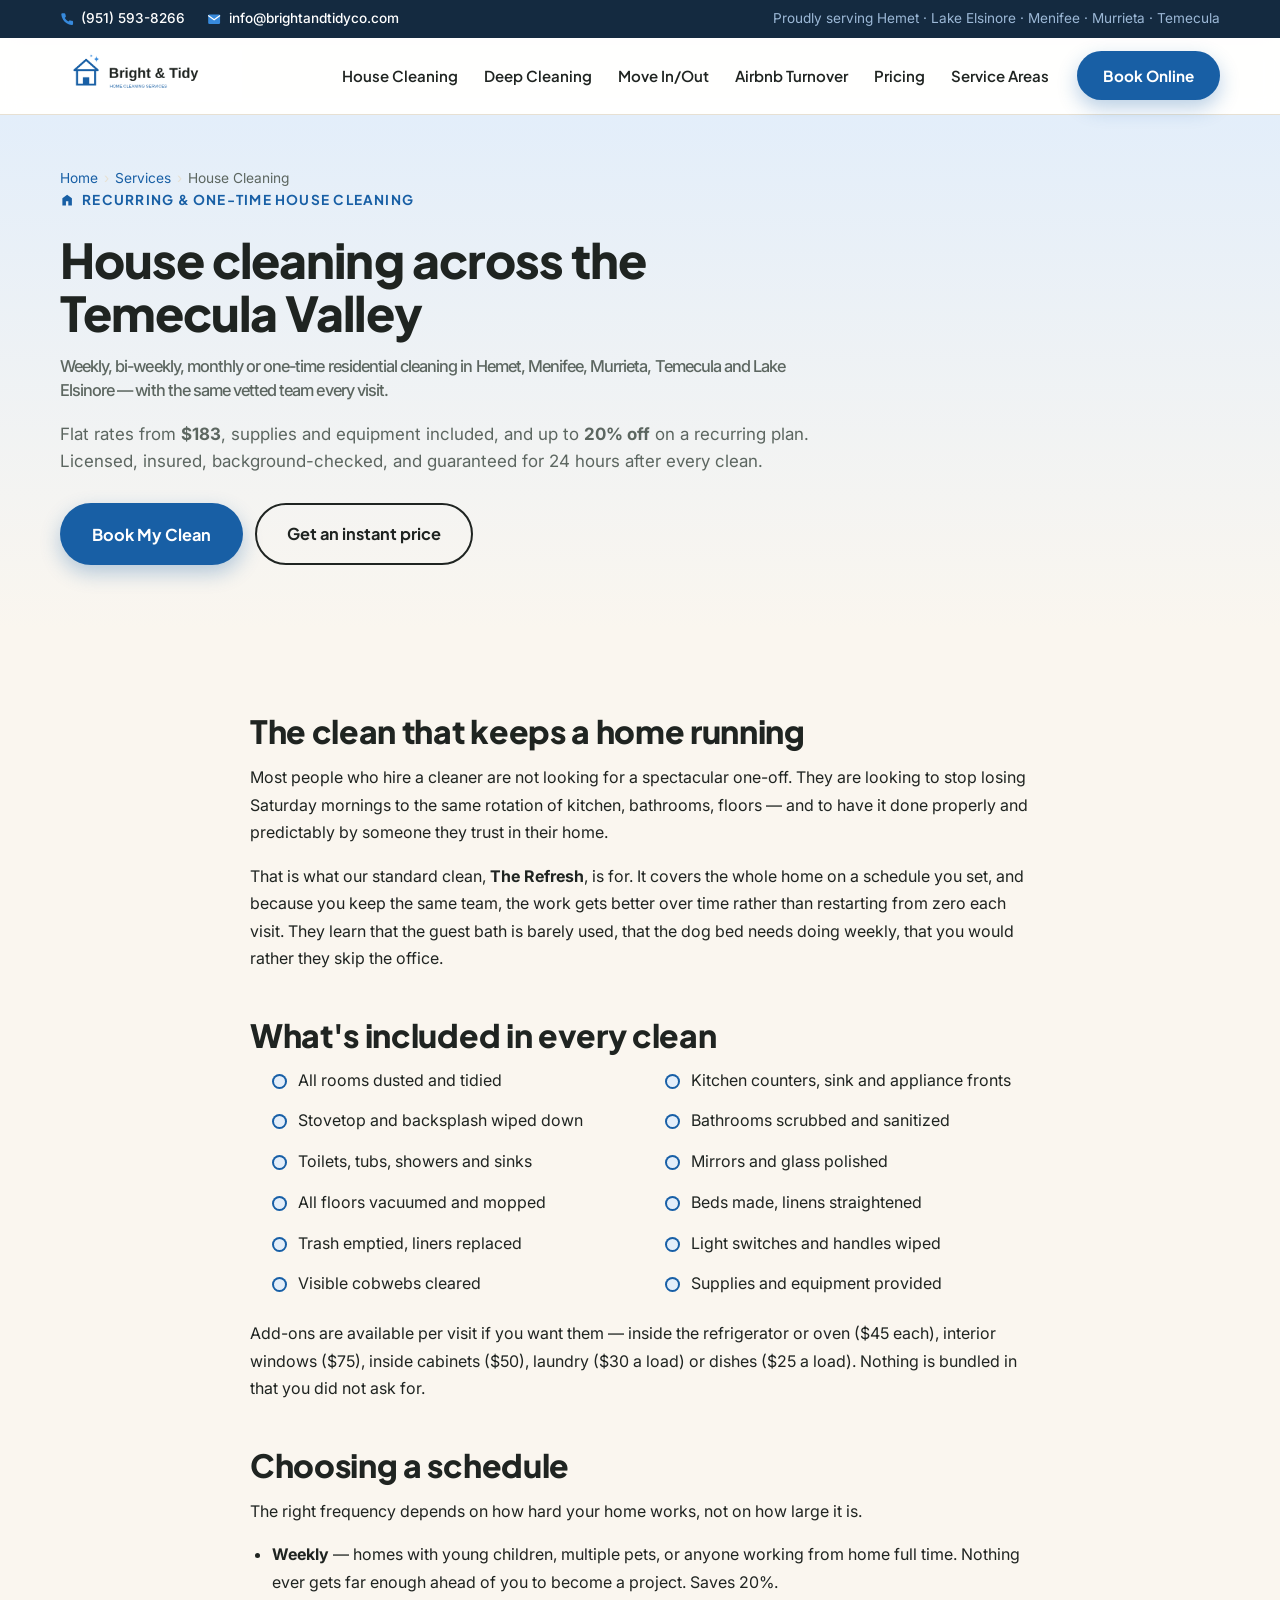
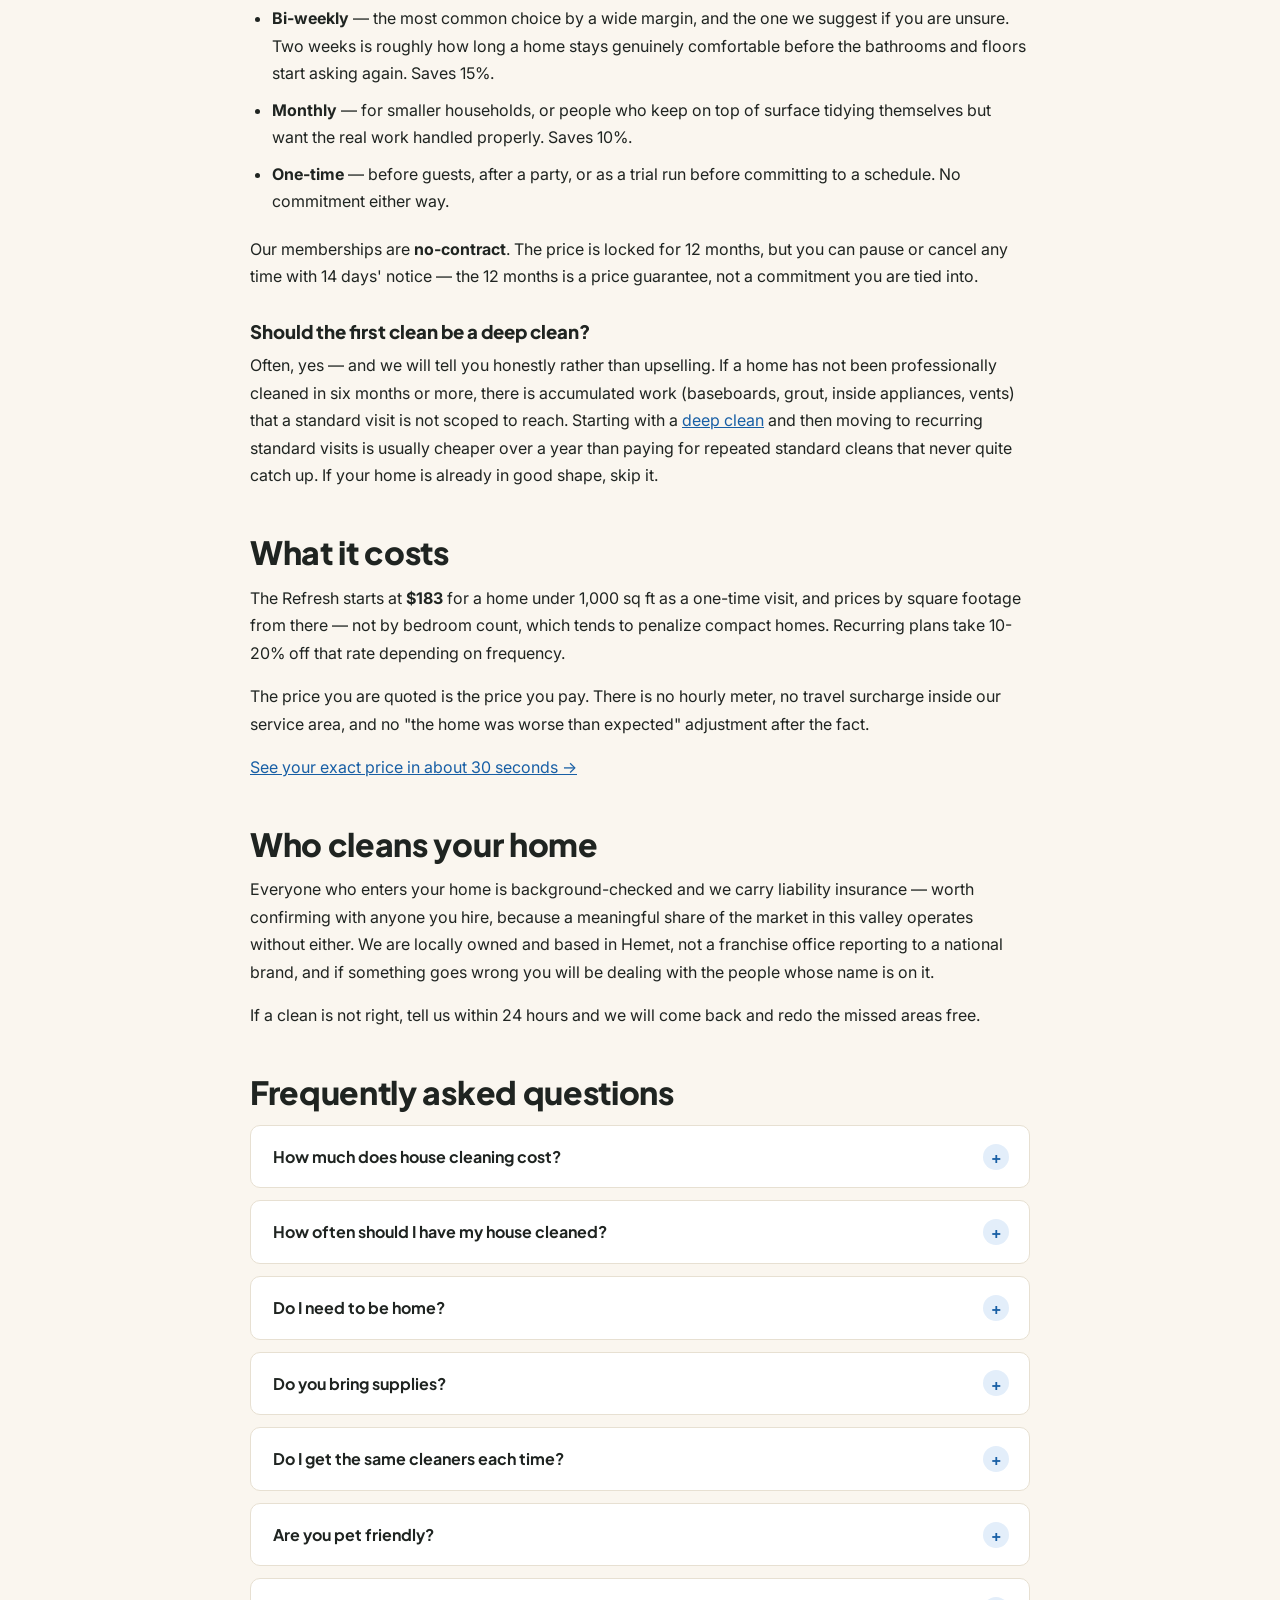
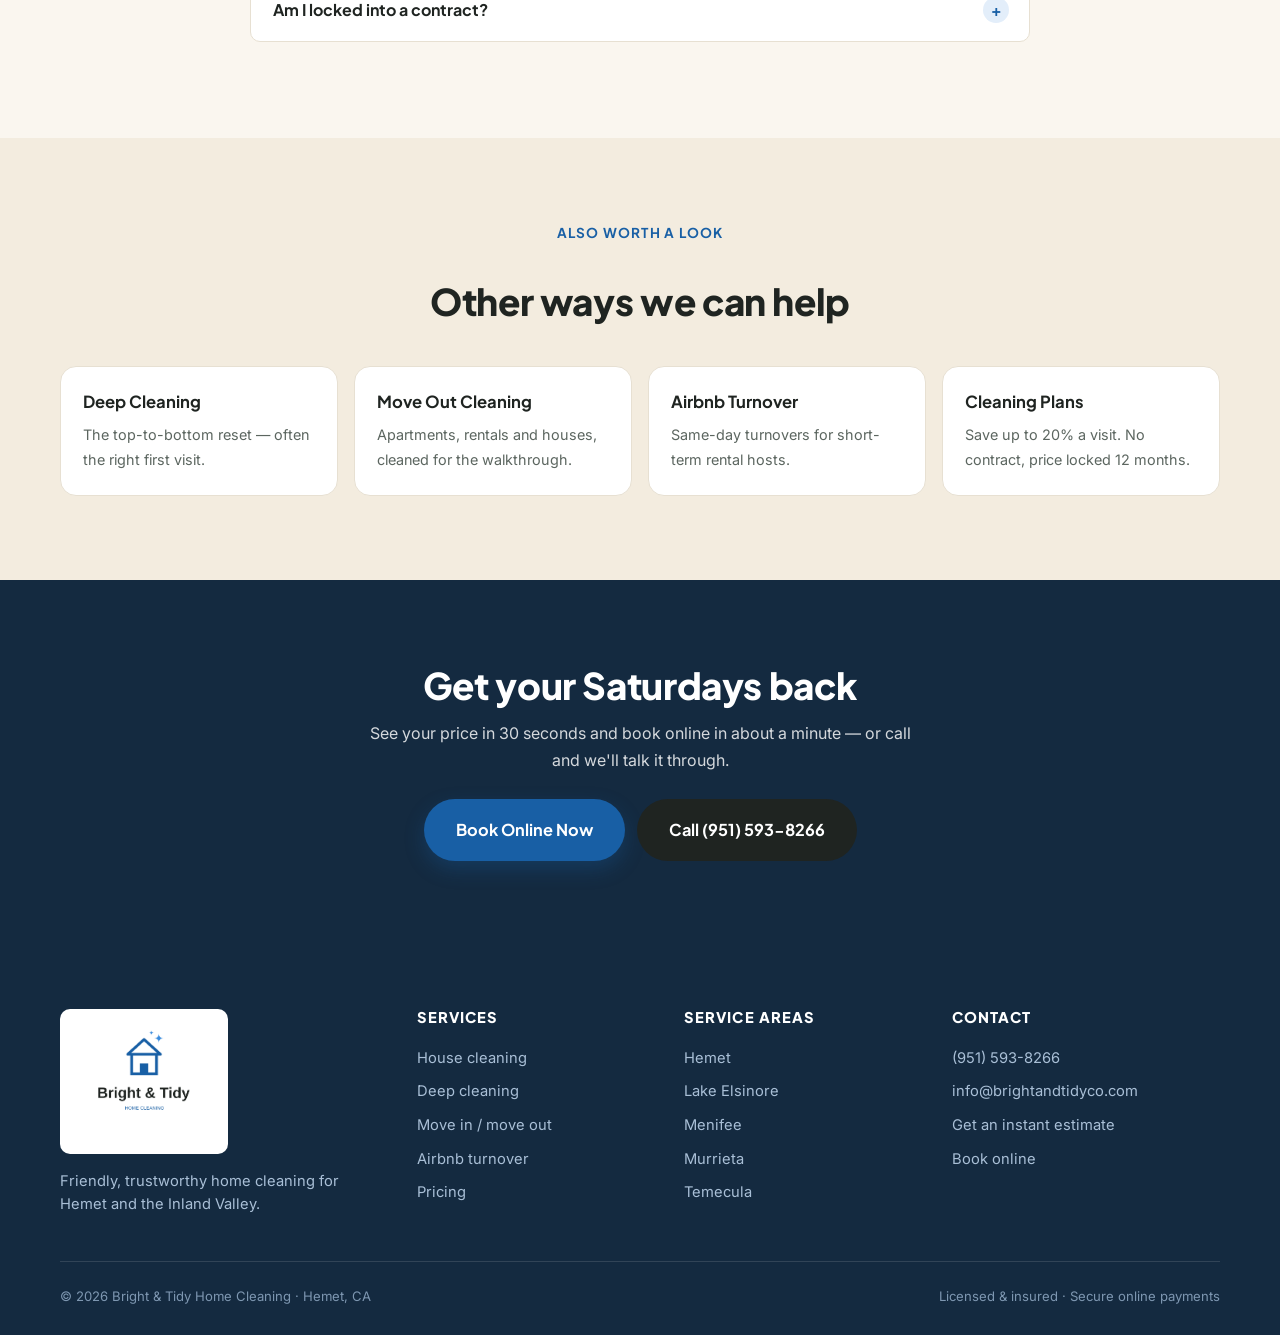
<file: services/house-cleaning/index.html>
<!DOCTYPE html>
<html lang="en">
<head>
  <meta charset="UTF-8">
  <meta name="viewport" content="width=device-width, initial-scale=1.0">
  <title>House Cleaning Services | Residential &amp; Recurring Maid Service in Temecula Valley</title>
  <meta name="description" content="Weekly, bi-weekly and monthly house cleaning in Hemet, Menifee, Murrieta, Temecula &amp; Lake Elsinore. Flat rates from $183, same vetted team every visit, save up to 20% on a plan. Book online in a minute.">
  <meta property="og:title" content="House Cleaning Services — Hemet &amp; the Temecula Valley">
  <meta property="og:description" content="Background-checked, insured cleaners on a schedule that suits you. Flat-rate pricing, supplies included, satisfaction guaranteed.">
  <meta property="og:type" content="website">
  <meta property="og:url" content="https://brightandtidyco.com/services/house-cleaning/">
  <link rel="canonical" href="https://brightandtidyco.com/services/house-cleaning/">
  <link rel="icon" type="image/svg+xml" href='data:image/svg+xml,<svg xmlns="http://www.w3.org/2000/svg" viewBox="0 0 100 100"><path d="M50 18 L14 50 H24 V84 H76 V50 H86 Z" fill="%23185FA5"/><path d="M78 6 L82 16 L92 20 L82 24 L78 34 L74 24 L64 20 L74 16 Z" fill="%23378ADD"/></svg>'>
  <link rel="preconnect" href="https://fonts.googleapis.com">
  <link rel="preconnect" href="https://fonts.gstatic.com" crossorigin>
  <link href="https://fonts.googleapis.com/css2?family=Plus+Jakarta+Sans:wght@500;600;700;800&family=Inter:wght@400;500;600&display=swap" rel="stylesheet">
  <link rel="stylesheet" href="/css/styles.css">

  <script type="application/ld+json">
  {
    "@context": "https://schema.org",
    "@type": "Service",
    "serviceType": "House Cleaning",
    "name": "Residential House Cleaning",
    "description": "Recurring and one-time residential house cleaning covering kitchens, bathrooms, bedrooms, living areas and floors, with supplies and equipment included.",
    "url": "https://brightandtidyco.com/services/house-cleaning/",
    "provider": {
      "@type": "HouseCleaningService",
      "name": "Bright & Tidy Home Cleaning",
      "url": "https://brightandtidyco.com/",
      "telephone": "+1-951-593-8266",
      "email": "info@brightandtidyco.com",
      "address": {
        "@type": "PostalAddress",
        "addressLocality": "Hemet",
        "addressRegion": "CA",
        "addressCountry": "US"
      }
    },
    "areaServed": [
      { "@type": "City", "name": "Hemet" },
      { "@type": "City", "name": "Lake Elsinore" },
      { "@type": "City", "name": "Menifee" },
      { "@type": "City", "name": "Murrieta" },
      { "@type": "City", "name": "Temecula" }
    ],
    "offers": {
      "@type": "Offer",
      "priceCurrency": "USD",
      "price": "183",
      "priceSpecification": {
        "@type": "PriceSpecification",
        "priceCurrency": "USD",
        "minPrice": "183",
        "description": "Starting price for a home under 1,000 sq ft as a one-time visit. Recurring plans save 10-20%."
      }
    }
  }
  </script>

  <script type="application/ld+json">
  {
    "@context": "https://schema.org",
    "@type": "BreadcrumbList",
    "itemListElement": [
      { "@type": "ListItem", "position": 1, "name": "Home", "item": "https://brightandtidyco.com/" },
      { "@type": "ListItem", "position": 2, "name": "Services", "item": "https://brightandtidyco.com/#services" },
      { "@type": "ListItem", "position": 3, "name": "House Cleaning", "item": "https://brightandtidyco.com/services/house-cleaning/" }
    ]
  }
  </script>

  <script type="application/ld+json">
  {
    "@context": "https://schema.org",
    "@type": "FAQPage",
    "mainEntity": [
      {
        "@type": "Question",
        "name": "How much does house cleaning cost?",
        "acceptedAnswer": {
          "@type": "Answer",
          "text": "A standard clean starts at $183 for a home under 1,000 sq ft booked as a one-time visit, and is priced by square footage from there. Recurring plans save 10% monthly, 15% bi-weekly and 20% weekly. Prices are flat and confirmed before the visit."
        }
      },
      {
        "@type": "Question",
        "name": "How often should I have my house cleaned?",
        "acceptedAnswer": {
          "@type": "Answer",
          "text": "Bi-weekly suits most households and is our most common schedule. Weekly suits homes with children, pets or heavy traffic. Monthly works for smaller households or people who tidy between visits but want the deeper work handled."
        }
      },
      {
        "@type": "Question",
        "name": "Do I need to be home during the cleaning?",
        "acceptedAnswer": {
          "@type": "Answer",
          "text": "No. Most clients are not home. Many leave a key, garage code or smart-lock code, which is stored securely and shared only with the team assigned to your home."
        }
      },
      {
        "@type": "Question",
        "name": "Do you bring cleaning supplies?",
        "acceptedAnswer": {
          "@type": "Answer",
          "text": "Yes. Professional-grade vacuums, mops and cleaning products are included in the price. If you prefer specific products or fragrance-free options, we are happy to use them."
        }
      },
      {
        "@type": "Question",
        "name": "Do I get the same cleaners each visit?",
        "acceptedAnswer": {
          "@type": "Answer",
          "text": "Yes, wherever scheduling allows. Recurring clients keep the same vetted team so they always know who is in their home and the team learns the home's particulars."
        }
      }
    ]
  }
  </script>

  <!-- Google tag (gtag.js) -->
  <script async src="https://www.googletagmanager.com/gtag/js?id=AW-18326347594"></script>
  <script>
    window.dataLayer = window.dataLayer || [];
    function gtag(){dataLayer.push(arguments);}
    gtag('js', new Date());
    gtag('config', 'AW-18326347594');
  </script>
</head>
<body>

  <!-- ======= TOP BAR ======= -->
  <div class="topbar">
    <div class="container topbar__inner">
      <div class="topbar__contact">
        <a href="tel:+19515938266" class="topbar__link">
          <svg viewBox="0 0 24 24" class="ico"><path d="M22 16.9v3a2 2 0 0 1-2.2 2 19.8 19.8 0 0 1-8.6-3 19.5 19.5 0 0 1-6-6 19.8 19.8 0 0 1-3-8.7A2 2 0 0 1 4.1 2h3a2 2 0 0 1 2 1.7c.1 1 .4 2 .7 2.8a2 2 0 0 1-.4 2.1L8.1 9.9a16 16 0 0 0 6 6l1.3-1.3a2 2 0 0 1 2.1-.4c.9.3 1.9.5 2.8.7a2 2 0 0 1 1.7 2z"/></svg>
          (951) 593-8266
        </a>
        <a href="mailto:info@brightandtidyco.com" class="topbar__link topbar__link--email">
          <svg viewBox="0 0 24 24" class="ico"><path d="M4 4h16a2 2 0 0 1 2 2v12a2 2 0 0 1-2 2H4a2 2 0 0 1-2-2V6a2 2 0 0 1 2-2z"/><path d="m22 6-10 7L2 6" fill="none"/></svg>
          info@brightandtidyco.com
        </a>
      </div>
      <p class="topbar__areas">Proudly serving Hemet · Lake Elsinore · Menifee · Murrieta · Temecula</p>
    </div>
  </div>

  <!-- ======= HEADER ======= -->
  <header class="header" id="top">
    <div class="container header__inner">
      <a href="/" class="header__brand">
        <img src="/assets/logo-primary.png" alt="Bright &amp; Tidy Home Cleaning Services" class="header__logo">
      </a>
      <nav class="nav" id="site-nav">
        <a href="/services/house-cleaning/" class="nav__link">House Cleaning</a>
        <a href="/services/deep-cleaning/" class="nav__link">Deep Cleaning</a>
        <a href="/services/move-out-cleaning/" class="nav__link">Move In/Out</a>
        <a href="/services/airbnb-turnover-cleaning/" class="nav__link">Airbnb Turnover</a>
        <a href="/#pricing" class="nav__link">Pricing</a>
        <a href="/#areas" class="nav__link">Service Areas</a>
      </nav>
      <button type="button" class="btn btn--primary header__cta js-hcp-book">Book Online</button>
      <button class="nav-toggle" id="nav-toggle" aria-label="Open menu" aria-expanded="false">
        <span></span><span></span><span></span>
      </button>
    </div>
  </header>

  <!-- ======= PAGE HERO ======= -->
  <section class="phero">
    <div class="container">
      <nav class="crumbs" aria-label="Breadcrumb">
        <ol>
          <li><a href="/">Home</a></li>
          <li><a href="/#services">Services</a></li>
          <li>House Cleaning</li>
        </ol>
      </nav>
      <div class="phero__inner">
        <p class="eyebrow">
          <svg viewBox="0 0 24 24" class="ico ico--blue"><path d="M4 21V9l8-6 8 6v12h-6v-7h-4v7z"/></svg>
          Recurring &amp; one-time house cleaning
        </p>
        <h1>House cleaning across the Temecula Valley
          <span class="h1-sub">Weekly, bi-weekly, monthly or one-time residential cleaning in Hemet, Menifee, Murrieta, Temecula and Lake Elsinore — with the same vetted team every visit.</span>
        </h1>
        <p class="phero__sub">Flat rates from <strong>$183</strong>, supplies and equipment included, and up to <strong>20% off</strong> on a recurring plan. Licensed, insured, background-checked, and guaranteed for 24 hours after every clean.</p>
        <div class="phero__actions">
          <button type="button" class="btn btn--primary btn--lg js-hcp-book">Book My Clean</button>
          <a href="/#estimate" class="btn btn--ghost btn--lg">Get an instant price</a>
        </div>
      </div>
    </div>
  </section>

  <!-- ======= MAIN CONTENT ======= -->
  <section class="section">
    <div class="container prose">
      <h2>The clean that keeps a home running</h2>
      <p>Most people who hire a cleaner are not looking for a spectacular one-off. They are looking to stop losing Saturday mornings to the same rotation of kitchen, bathrooms, floors — and to have it done properly and predictably by someone they trust in their home.</p>
      <p>That is what our standard clean, <strong>The Refresh</strong>, is for. It covers the whole home on a schedule you set, and because you keep the same team, the work gets better over time rather than restarting from zero each visit. They learn that the guest bath is barely used, that the dog bed needs doing weekly, that you would rather they skip the office.</p>

      <h2>What's included in every clean</h2>
      <ul class="checklist">
        <li>All rooms dusted and tidied</li>
        <li>Kitchen counters, sink and appliance fronts</li>
        <li>Stovetop and backsplash wiped down</li>
        <li>Bathrooms scrubbed and sanitized</li>
        <li>Toilets, tubs, showers and sinks</li>
        <li>Mirrors and glass polished</li>
        <li>All floors vacuumed and mopped</li>
        <li>Beds made, linens straightened</li>
        <li>Trash emptied, liners replaced</li>
        <li>Light switches and handles wiped</li>
        <li>Visible cobwebs cleared</li>
        <li>Supplies and equipment provided</li>
      </ul>
      <p>Add-ons are available per visit if you want them — inside the refrigerator or oven ($45 each), interior windows ($75), inside cabinets ($50), laundry ($30 a load) or dishes ($25 a load). Nothing is bundled in that you did not ask for.</p>

      <h2>Choosing a schedule</h2>
      <p>The right frequency depends on how hard your home works, not on how large it is.</p>
      <ul>
        <li><strong>Weekly</strong> — homes with young children, multiple pets, or anyone working from home full time. Nothing ever gets far enough ahead of you to become a project. Saves 20%.</li>
        <li><strong>Bi-weekly</strong> — the most common choice by a wide margin, and the one we suggest if you are unsure. Two weeks is roughly how long a home stays genuinely comfortable before the bathrooms and floors start asking again. Saves 15%.</li>
        <li><strong>Monthly</strong> — for smaller households, or people who keep on top of surface tidying themselves but want the real work handled properly. Saves 10%.</li>
        <li><strong>One-time</strong> — before guests, after a party, or as a trial run before committing to a schedule. No commitment either way.</li>
      </ul>
      <p>Our memberships are <strong>no-contract</strong>. The price is locked for 12 months, but you can pause or cancel any time with 14 days' notice — the 12 months is a price guarantee, not a commitment you are tied into.</p>

      <h3>Should the first clean be a deep clean?</h3>
      <p>Often, yes — and we will tell you honestly rather than upselling. If a home has not been professionally cleaned in six months or more, there is accumulated work (baseboards, grout, inside appliances, vents) that a standard visit is not scoped to reach. Starting with a <a href="/services/deep-cleaning/">deep clean</a> and then moving to recurring standard visits is usually cheaper over a year than paying for repeated standard cleans that never quite catch up. If your home is already in good shape, skip it.</p>

      <h2>What it costs</h2>
      <p>The Refresh starts at <strong>$183</strong> for a home under 1,000 sq ft as a one-time visit, and prices by square footage from there — not by bedroom count, which tends to penalize compact homes. Recurring plans take 10-20% off that rate depending on frequency.</p>
      <p>The price you are quoted is the price you pay. There is no hourly meter, no travel surcharge inside our service area, and no "the home was worse than expected" adjustment after the fact.</p>
      <p><a href="/#estimate">See your exact price in about 30 seconds →</a></p>

      <h2>Who cleans your home</h2>
      <p>Everyone who enters your home is background-checked and we carry liability insurance — worth confirming with anyone you hire, because a meaningful share of the market in this valley operates without either. We are locally owned and based in Hemet, not a franchise office reporting to a national brand, and if something goes wrong you will be dealing with the people whose name is on it.</p>
      <p>If a clean is not right, tell us within 24 hours and we will come back and redo the missed areas free.</p>

      <h2>Frequently asked questions</h2>
      <details class="faq__item">
        <summary>How much does house cleaning cost?</summary>
        <p>From $183 for a home under 1,000 sq ft as a one-time visit, priced by square footage from there. Recurring plans save 10% (monthly), 15% (bi-weekly) or 20% (weekly). Flat rates, confirmed before the visit.</p>
      </details>
      <details class="faq__item">
        <summary>How often should I have my house cleaned?</summary>
        <p>Bi-weekly suits most households and is our most common schedule. Weekly suits homes with kids, pets or heavy traffic. Monthly works if you tidy between visits but want the deeper work handled.</p>
      </details>
      <details class="faq__item">
        <summary>Do I need to be home?</summary>
        <p>No — most clients aren't. Many leave a key, garage code or smart-lock code, stored securely and shared only with your assigned team.</p>
      </details>
      <details class="faq__item">
        <summary>Do you bring supplies?</summary>
        <p>Yes — professional vacuums, mops and products are included. Prefer specific products, or fragrance-free? Just tell us and we'll use them.</p>
      </details>
      <details class="faq__item">
        <summary>Do I get the same cleaners each time?</summary>
        <p>Yes, wherever scheduling allows. Recurring clients keep the same vetted team, so you always know who's in your home.</p>
      </details>
      <details class="faq__item">
        <summary>Are you pet friendly?</summary>
        <p>Absolutely. Just give us a heads-up in the booking notes so we know who'll be greeting us.</p>
      </details>
      <details class="faq__item">
        <summary>Am I locked into a contract?</summary>
        <p>No. Memberships are no-contract — pause or cancel any time with 14 days' notice. The 12-month element is a price lock, not a term you're tied into.</p>
      </details>
    </div>
  </section>

  <!-- ======= RELATED ======= -->
  <section class="section related">
    <div class="container">
      <div class="section__head section__head--center">
        <p class="eyebrow">Also worth a look</p>
        <h2>Other ways we can help</h2>
      </div>
      <div class="related__grid">
        <a class="related__card" href="/services/deep-cleaning/">
          <strong>Deep Cleaning</strong>
          <span>The top-to-bottom reset — often the right first visit.</span>
        </a>
        <a class="related__card" href="/services/move-out-cleaning/">
          <strong>Move Out Cleaning</strong>
          <span>Apartments, rentals and houses, cleaned for the walkthrough.</span>
        </a>
        <a class="related__card" href="/services/airbnb-turnover-cleaning/">
          <strong>Airbnb Turnover</strong>
          <span>Same-day turnovers for short-term rental hosts.</span>
        </a>
        <a class="related__card" href="/#memberships">
          <strong>Cleaning Plans</strong>
          <span>Save up to 20% a visit. No contract, price locked 12 months.</span>
        </a>
      </div>
    </div>
  </section>

  <!-- ======= CLOSING CTA ======= -->
  <section class="section endcta">
    <div class="container">
      <h2>Get your Saturdays back</h2>
      <p>See your price in 30 seconds and book online in about a minute — or call and we'll talk it through.</p>
      <div class="endcta__actions">
        <button type="button" class="btn btn--primary btn--lg js-hcp-book">Book Online Now</button>
        <a href="tel:+19515938266" class="btn btn--dark btn--lg">Call (951) 593-8266</a>
      </div>
    </div>
  </section>

  <!-- ======= FOOTER ======= -->
  <footer class="footer">
    <div class="container footer__inner">
      <div class="footer__brand">
        <div class="footer__logo-tile">
          <img src="/assets/logo-stacked.png" alt="Bright &amp; Tidy Home Cleaning">
        </div>
        <p>Friendly, trustworthy home cleaning for Hemet and the Inland Valley.</p>
      </div>
      <div class="footer__col">
        <h4>Services</h4>
        <a href="/services/house-cleaning/">House cleaning</a>
        <a href="/services/deep-cleaning/">Deep cleaning</a>
        <a href="/services/move-out-cleaning/">Move in / move out</a>
        <a href="/services/airbnb-turnover-cleaning/">Airbnb turnover</a>
        <a href="/#pricing">Pricing</a>
      </div>
      <div class="footer__col">
        <h4>Service areas</h4>
        <a href="/house-cleaning/hemet/">Hemet</a>
        <a href="/house-cleaning/lake-elsinore/">Lake Elsinore</a>
        <a href="/house-cleaning/menifee/">Menifee</a>
        <a href="/house-cleaning/murrieta/">Murrieta</a>
        <a href="/house-cleaning/temecula/">Temecula</a>
      </div>
      <div class="footer__col">
        <h4>Contact</h4>
        <a href="tel:+19515938266">(951) 593-8266</a>
        <a href="mailto:info@brightandtidyco.com">info@brightandtidyco.com</a>
        <a href="/#estimate">Get an instant estimate</a>
        <a href="/#book">Book online</a>
      </div>
    </div>
    <div class="container footer__legal">
      <p>© <span id="year">2026</span> Bright &amp; Tidy Home Cleaning · Hemet, CA</p>
      <p>Licensed &amp; insured · Secure online payments</p>
    </div>
  </footer>

  <script async src="https://online-booking.housecallpro.com/script.js?token=741ba4f4405848329b903c71b3509811&orgName=bright--tidy-llc"></script>
  <script src="/js/page.js"></script>
</body>
</html>
</file>
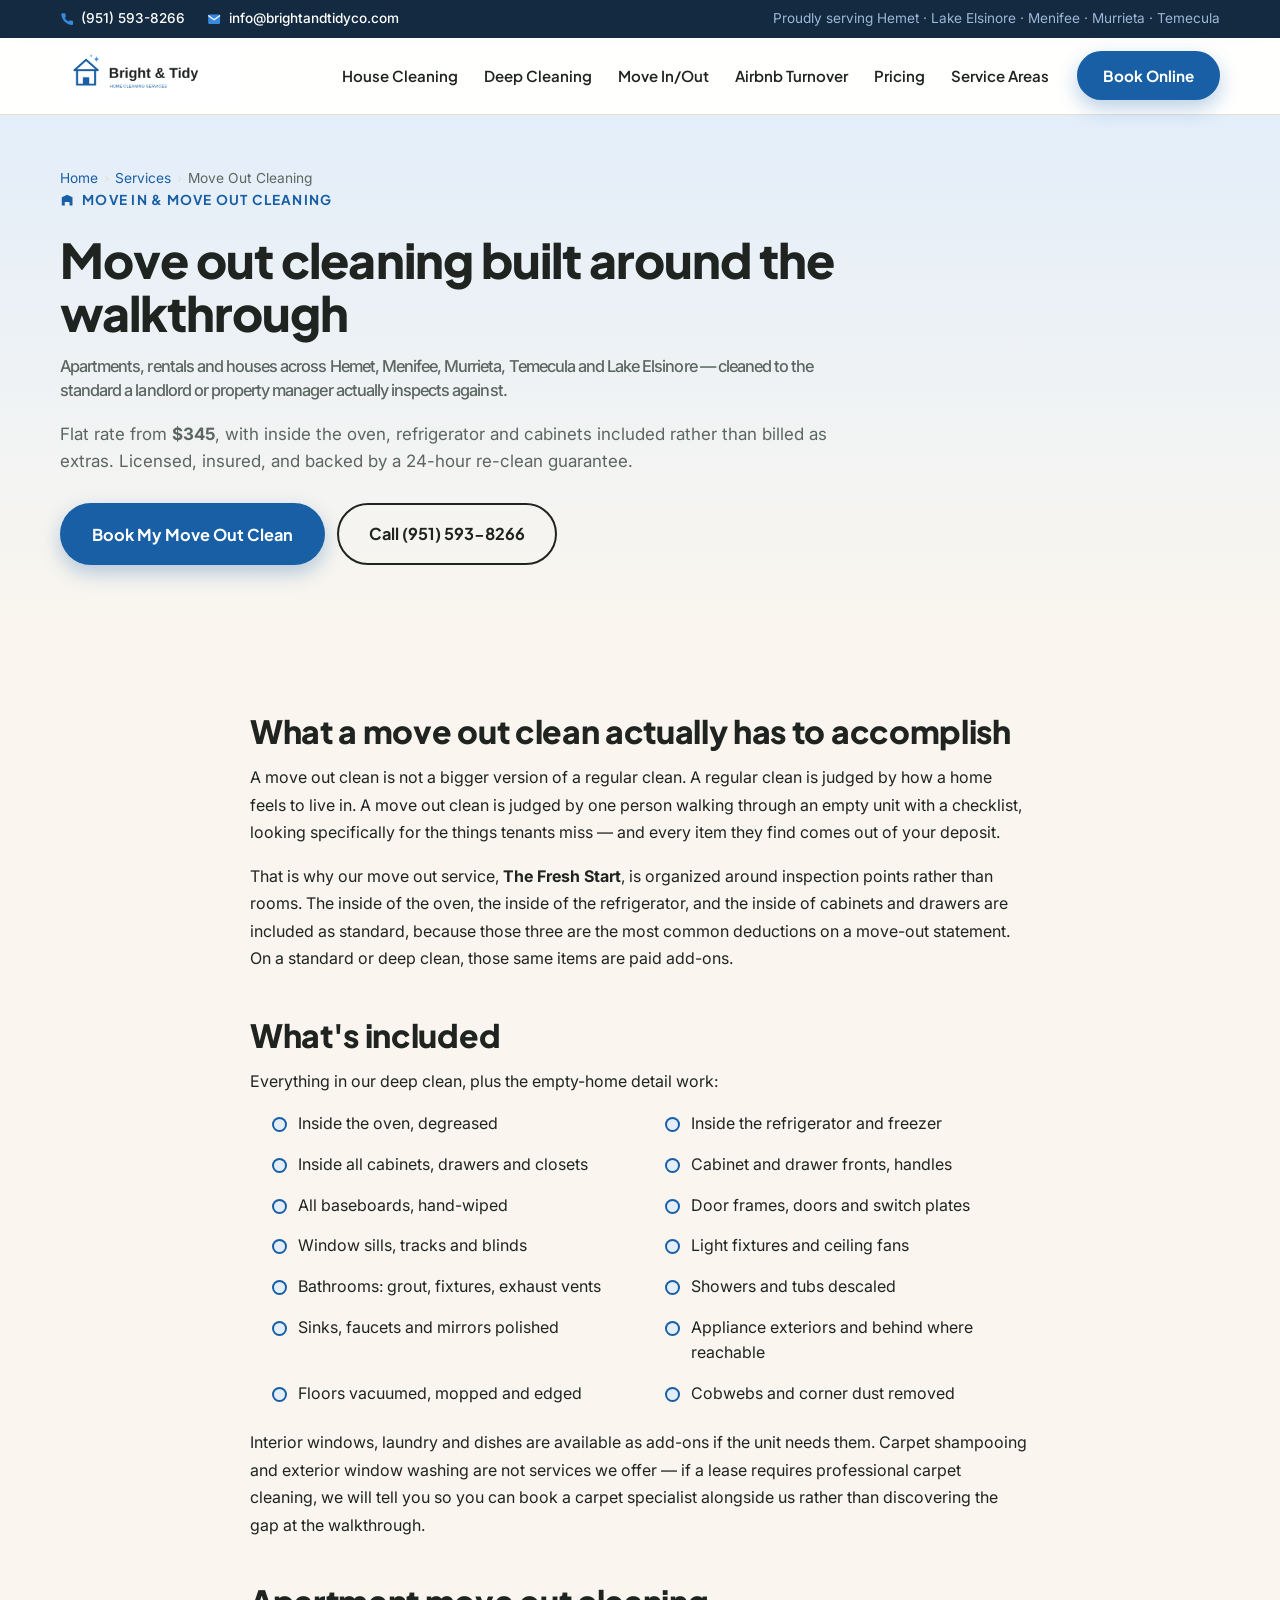
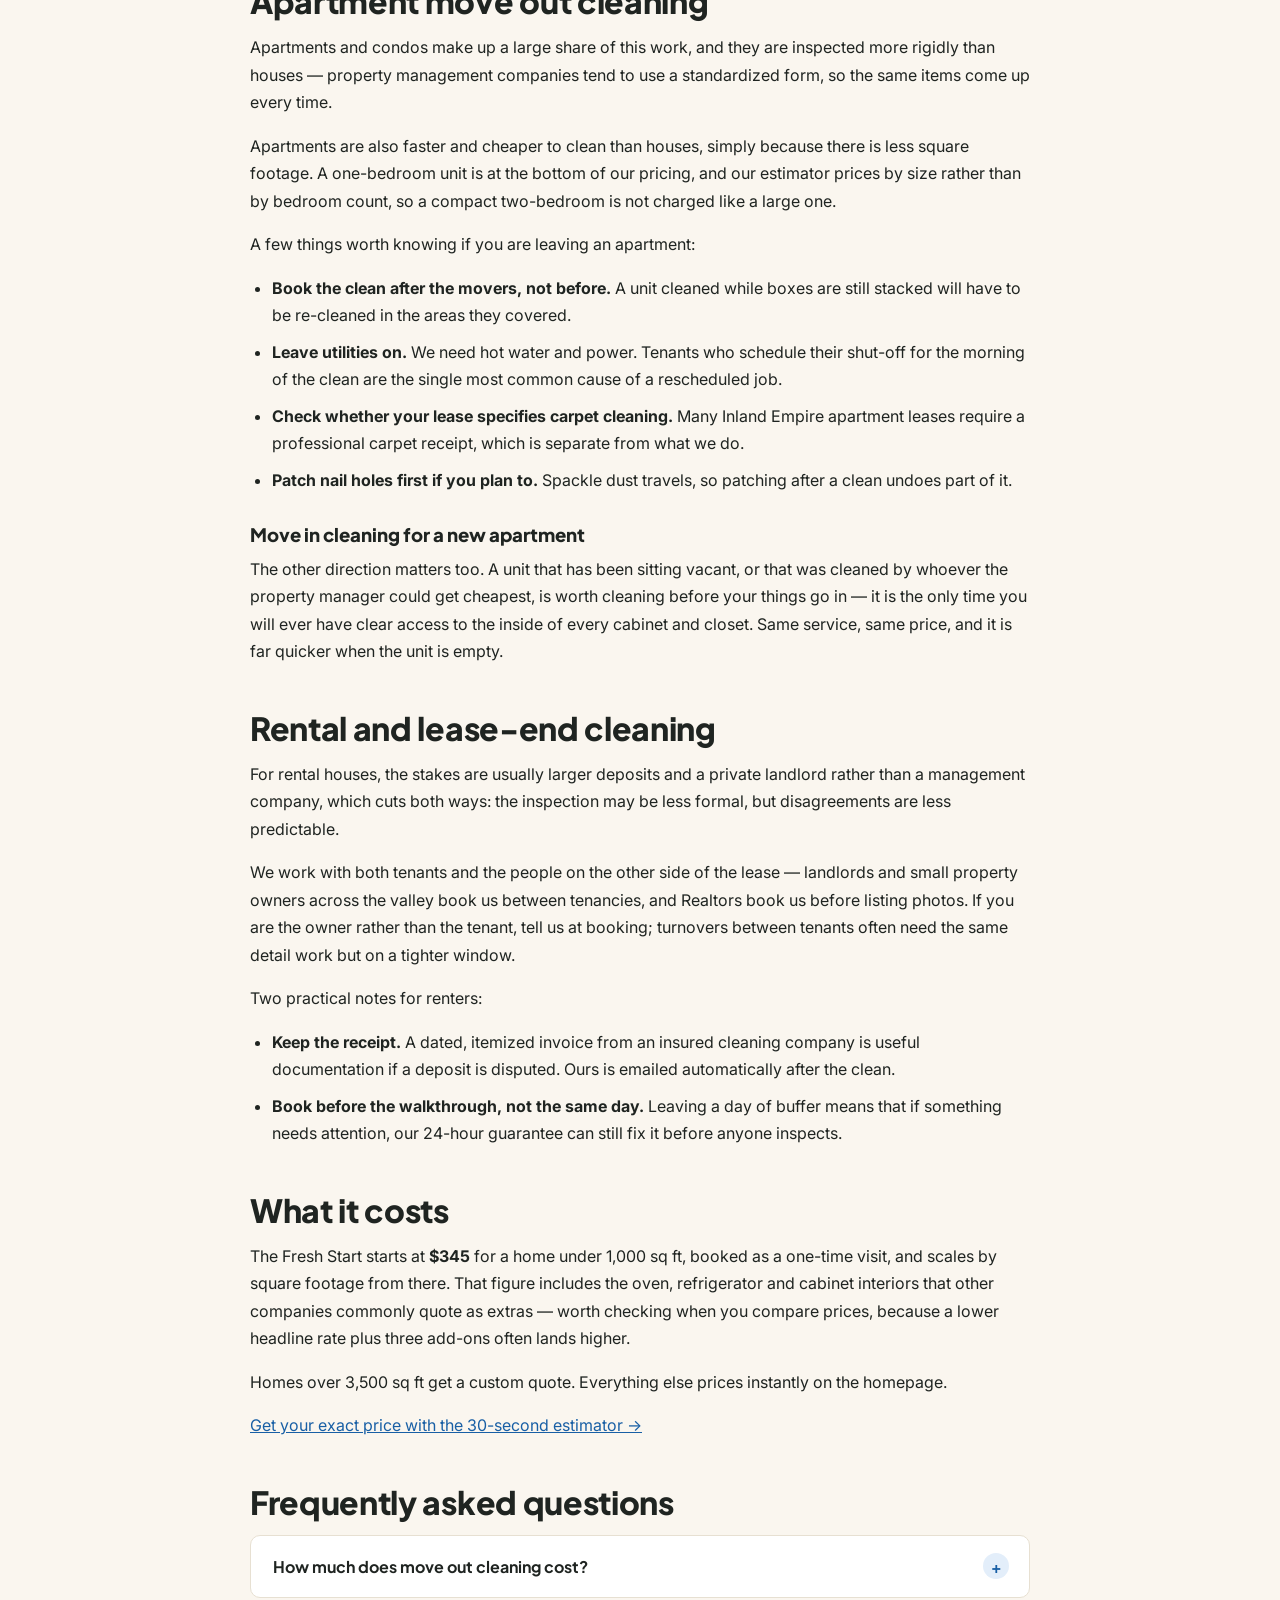
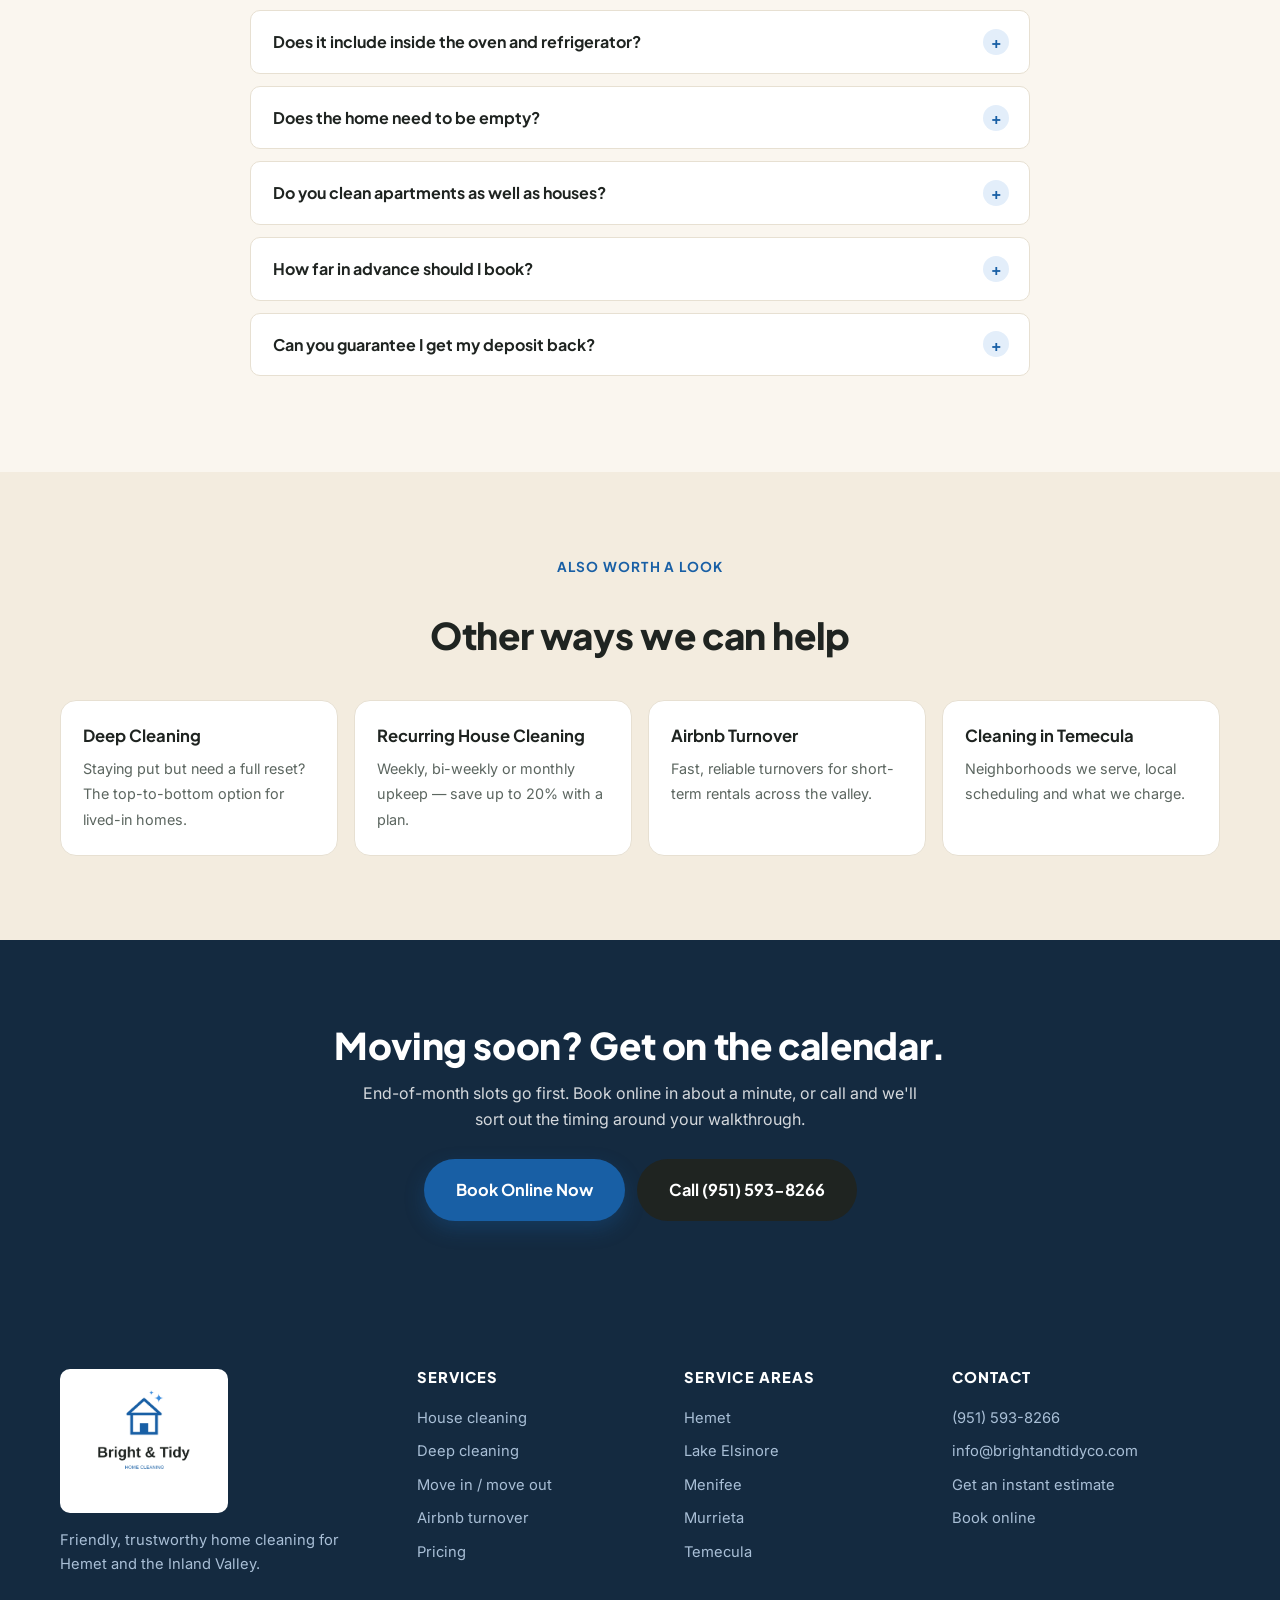
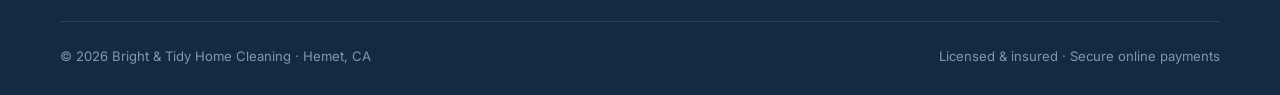
<file: services/move-out-cleaning/index.html>
<!DOCTYPE html>
<html lang="en">
<head>
  <meta charset="UTF-8">
  <meta name="viewport" content="width=device-width, initial-scale=1.0">
  <title>Move Out Cleaning Services | Apartment &amp; Rental Move In/Out Cleaning in Temecula Valley</title>
  <meta name="description" content="Deposit-focused move out cleaning for apartments, rentals and houses in Hemet, Menifee, Murrieta, Temecula &amp; Lake Elsinore. Flat rates from $345, inside oven, fridge and cabinets included. Book online in a minute.">
  <meta property="og:title" content="Move Out Cleaning Services — Apartments, Rentals &amp; Houses">
  <meta property="og:description" content="Empty-home detail cleaning built around what landlords and property managers actually inspect. Flat-rate, insured, satisfaction guaranteed.">
  <meta property="og:type" content="website">
  <meta property="og:url" content="https://brightandtidyco.com/services/move-out-cleaning/">
  <link rel="canonical" href="https://brightandtidyco.com/services/move-out-cleaning/">
  <link rel="icon" type="image/svg+xml" href='data:image/svg+xml,<svg xmlns="http://www.w3.org/2000/svg" viewBox="0 0 100 100"><path d="M50 18 L14 50 H24 V84 H76 V50 H86 Z" fill="%23185FA5"/><path d="M78 6 L82 16 L92 20 L82 24 L78 34 L74 24 L64 20 L74 16 Z" fill="%23378ADD"/></svg>'>
  <link rel="preconnect" href="https://fonts.googleapis.com">
  <link rel="preconnect" href="https://fonts.gstatic.com" crossorigin>
  <link href="https://fonts.googleapis.com/css2?family=Plus+Jakarta+Sans:wght@500;600;700;800&family=Inter:wght@400;500;600&display=swap" rel="stylesheet">
  <link rel="stylesheet" href="/css/styles.css">

  <script type="application/ld+json">
  {
    "@context": "https://schema.org",
    "@type": "Service",
    "serviceType": "Move Out Cleaning",
    "name": "Move Out & Move In Cleaning",
    "description": "Empty-home detail cleaning for apartments, rentals and houses, including inside the oven, refrigerator and cabinets, aimed at passing a landlord or property-manager inspection.",
    "url": "https://brightandtidyco.com/services/move-out-cleaning/",
    "provider": {
      "@type": "HouseCleaningService",
      "name": "Bright & Tidy Home Cleaning",
      "url": "https://brightandtidyco.com/",
      "telephone": "+1-951-593-8266",
      "email": "info@brightandtidyco.com",
      "address": {
        "@type": "PostalAddress",
        "addressLocality": "Hemet",
        "addressRegion": "CA",
        "addressCountry": "US"
      }
    },
    "areaServed": [
      { "@type": "City", "name": "Hemet" },
      { "@type": "City", "name": "Lake Elsinore" },
      { "@type": "City", "name": "Menifee" },
      { "@type": "City", "name": "Murrieta" },
      { "@type": "City", "name": "Temecula" }
    ],
    "offers": {
      "@type": "Offer",
      "priceCurrency": "USD",
      "price": "345",
      "priceSpecification": {
        "@type": "PriceSpecification",
        "priceCurrency": "USD",
        "minPrice": "345",
        "description": "Starting price for a home under 1,000 sq ft. Final price is set by square footage."
      }
    }
  }
  </script>

  <script type="application/ld+json">
  {
    "@context": "https://schema.org",
    "@type": "BreadcrumbList",
    "itemListElement": [
      { "@type": "ListItem", "position": 1, "name": "Home", "item": "https://brightandtidyco.com/" },
      { "@type": "ListItem", "position": 2, "name": "Services", "item": "https://brightandtidyco.com/#services" },
      { "@type": "ListItem", "position": 3, "name": "Move Out Cleaning", "item": "https://brightandtidyco.com/services/move-out-cleaning/" }
    ]
  }
  </script>

  <script type="application/ld+json">
  {
    "@context": "https://schema.org",
    "@type": "FAQPage",
    "mainEntity": [
      {
        "@type": "Question",
        "name": "How much does move out cleaning cost?",
        "acceptedAnswer": {
          "@type": "Answer",
          "text": "Our move out clean (The Fresh Start) begins at $345 for a home under 1,000 sq ft and is priced by square footage from there, so a larger house costs more. The price is flat and confirmed before we start — there is no hourly meter running."
        }
      },
      {
        "@type": "Question",
        "name": "Does move out cleaning include inside the oven and refrigerator?",
        "acceptedAnswer": {
          "@type": "Answer",
          "text": "Yes. Inside the oven, inside the refrigerator, and inside cabinets and closets are all included in the move out clean rather than charged as add-ons. Those three are the items landlords check most often."
        }
      },
      {
        "@type": "Question",
        "name": "Should the home be empty before a move out clean?",
        "acceptedAnswer": {
          "@type": "Answer",
          "text": "Ideally yes. An empty home lets us clean inside cabinets, behind appliances and along baseboards properly. We can clean around remaining furniture, but we cannot guarantee the areas underneath it, which is usually where deposit disputes start."
        }
      },
      {
        "@type": "Question",
        "name": "Do you clean apartments as well as houses?",
        "acceptedAnswer": {
          "@type": "Answer",
          "text": "Yes. Apartments and condos are a large share of our move out work across Temecula, Murrieta and Menifee. Smaller units are quicker and priced lower, and we follow the same inspection-focused checklist."
        }
      },
      {
        "@type": "Question",
        "name": "How far in advance should I book a move out clean?",
        "acceptedAnswer": {
          "@type": "Answer",
          "text": "A week's notice is comfortable, and end-of-month dates fill first because most leases end then. If you are up against a walkthrough in the next day or two, call or text (951) 593-8266 and we will tell you honestly whether we can fit you in."
        }
      }
    ]
  }
  </script>

  <!-- Google tag (gtag.js) -->
  <script async src="https://www.googletagmanager.com/gtag/js?id=AW-18326347594"></script>
  <script>
    window.dataLayer = window.dataLayer || [];
    function gtag(){dataLayer.push(arguments);}
    gtag('js', new Date());
    gtag('config', 'AW-18326347594');
  </script>
</head>
<body>

  <!-- ======= TOP BAR ======= -->
  <div class="topbar">
    <div class="container topbar__inner">
      <div class="topbar__contact">
        <a href="tel:+19515938266" class="topbar__link">
          <svg viewBox="0 0 24 24" class="ico"><path d="M22 16.9v3a2 2 0 0 1-2.2 2 19.8 19.8 0 0 1-8.6-3 19.5 19.5 0 0 1-6-6 19.8 19.8 0 0 1-3-8.7A2 2 0 0 1 4.1 2h3a2 2 0 0 1 2 1.7c.1 1 .4 2 .7 2.8a2 2 0 0 1-.4 2.1L8.1 9.9a16 16 0 0 0 6 6l1.3-1.3a2 2 0 0 1 2.1-.4c.9.3 1.9.5 2.8.7a2 2 0 0 1 1.7 2z"/></svg>
          (951) 593-8266
        </a>
        <a href="mailto:info@brightandtidyco.com" class="topbar__link topbar__link--email">
          <svg viewBox="0 0 24 24" class="ico"><path d="M4 4h16a2 2 0 0 1 2 2v12a2 2 0 0 1-2 2H4a2 2 0 0 1-2-2V6a2 2 0 0 1 2-2z"/><path d="m22 6-10 7L2 6" fill="none"/></svg>
          info@brightandtidyco.com
        </a>
      </div>
      <p class="topbar__areas">Proudly serving Hemet · Lake Elsinore · Menifee · Murrieta · Temecula</p>
    </div>
  </div>

  <!-- ======= HEADER ======= -->
  <header class="header" id="top">
    <div class="container header__inner">
      <a href="/" class="header__brand">
        <img src="/assets/logo-primary.png" alt="Bright &amp; Tidy Home Cleaning Services" class="header__logo">
      </a>
      <nav class="nav" id="site-nav">
        <a href="/services/house-cleaning/" class="nav__link">House Cleaning</a>
        <a href="/services/deep-cleaning/" class="nav__link">Deep Cleaning</a>
        <a href="/services/move-out-cleaning/" class="nav__link">Move In/Out</a>
        <a href="/services/airbnb-turnover-cleaning/" class="nav__link">Airbnb Turnover</a>
        <a href="/#pricing" class="nav__link">Pricing</a>
        <a href="/#areas" class="nav__link">Service Areas</a>
      </nav>
      <button type="button" class="btn btn--primary header__cta js-hcp-book">Book Online</button>
      <button class="nav-toggle" id="nav-toggle" aria-label="Open menu" aria-expanded="false">
        <span></span><span></span><span></span>
      </button>
    </div>
  </header>

  <!-- ======= PAGE HERO ======= -->
  <section class="phero">
    <div class="container">
      <nav class="crumbs" aria-label="Breadcrumb">
        <ol>
          <li><a href="/">Home</a></li>
          <li><a href="/#services">Services</a></li>
          <li>Move Out Cleaning</li>
        </ol>
      </nav>
      <div class="phero__inner">
        <p class="eyebrow">
          <svg viewBox="0 0 24 24" class="ico ico--blue"><path d="M3 21V7l9-4 9 4v14h-5v-6H8v6z"/></svg>
          Move in &amp; move out cleaning
        </p>
        <h1>Move out cleaning built around the walkthrough
          <span class="h1-sub">Apartments, rentals and houses across Hemet, Menifee, Murrieta, Temecula and Lake Elsinore — cleaned to the standard a landlord or property manager actually inspects against.</span>
        </h1>
        <p class="phero__sub">Flat rate from <strong>$345</strong>, with inside the oven, refrigerator and cabinets included rather than billed as extras. Licensed, insured, and backed by a 24-hour re-clean guarantee.</p>
        <div class="phero__actions">
          <button type="button" class="btn btn--primary btn--lg js-hcp-book">Book My Move Out Clean</button>
          <a href="tel:+19515938266" class="btn btn--ghost btn--lg">Call (951) 593-8266</a>
        </div>
      </div>
    </div>
  </section>

  <!-- ======= MAIN CONTENT ======= -->
  <section class="section">
    <div class="container prose">
      <h2>What a move out clean actually has to accomplish</h2>
      <p>A move out clean is not a bigger version of a regular clean. A regular clean is judged by how a home feels to live in. A move out clean is judged by one person walking through an empty unit with a checklist, looking specifically for the things tenants miss — and every item they find comes out of your deposit.</p>
      <p>That is why our move out service, <strong>The Fresh Start</strong>, is organized around inspection points rather than rooms. The inside of the oven, the inside of the refrigerator, and the inside of cabinets and drawers are included as standard, because those three are the most common deductions on a move-out statement. On a standard or deep clean, those same items are paid add-ons.</p>

      <h2>What's included</h2>
      <p>Everything in our deep clean, plus the empty-home detail work:</p>
      <ul class="checklist">
        <li>Inside the oven, degreased</li>
        <li>Inside the refrigerator and freezer</li>
        <li>Inside all cabinets, drawers and closets</li>
        <li>Cabinet and drawer fronts, handles</li>
        <li>All baseboards, hand-wiped</li>
        <li>Door frames, doors and switch plates</li>
        <li>Window sills, tracks and blinds</li>
        <li>Light fixtures and ceiling fans</li>
        <li>Bathrooms: grout, fixtures, exhaust vents</li>
        <li>Showers and tubs descaled</li>
        <li>Sinks, faucets and mirrors polished</li>
        <li>Appliance exteriors and behind where reachable</li>
        <li>Floors vacuumed, mopped and edged</li>
        <li>Cobwebs and corner dust removed</li>
      </ul>
      <p>Interior windows, laundry and dishes are available as add-ons if the unit needs them. Carpet shampooing and exterior window washing are not services we offer — if a lease requires professional carpet cleaning, we will tell you so you can book a carpet specialist alongside us rather than discovering the gap at the walkthrough.</p>

      <h2>Apartment move out cleaning</h2>
      <p>Apartments and condos make up a large share of this work, and they are inspected more rigidly than houses — property management companies tend to use a standardized form, so the same items come up every time.</p>
      <p>Apartments are also faster and cheaper to clean than houses, simply because there is less square footage. A one-bedroom unit is at the bottom of our pricing, and our estimator prices by size rather than by bedroom count, so a compact two-bedroom is not charged like a large one.</p>
      <p>A few things worth knowing if you are leaving an apartment:</p>
      <ul>
        <li><strong>Book the clean after the movers, not before.</strong> A unit cleaned while boxes are still stacked will have to be re-cleaned in the areas they covered.</li>
        <li><strong>Leave utilities on.</strong> We need hot water and power. Tenants who schedule their shut-off for the morning of the clean are the single most common cause of a rescheduled job.</li>
        <li><strong>Check whether your lease specifies carpet cleaning.</strong> Many Inland Empire apartment leases require a professional carpet receipt, which is separate from what we do.</li>
        <li><strong>Patch nail holes first if you plan to.</strong> Spackle dust travels, so patching after a clean undoes part of it.</li>
      </ul>

      <h3>Move in cleaning for a new apartment</h3>
      <p>The other direction matters too. A unit that has been sitting vacant, or that was cleaned by whoever the property manager could get cheapest, is worth cleaning before your things go in — it is the only time you will ever have clear access to the inside of every cabinet and closet. Same service, same price, and it is far quicker when the unit is empty.</p>

      <h2>Rental and lease-end cleaning</h2>
      <p>For rental houses, the stakes are usually larger deposits and a private landlord rather than a management company, which cuts both ways: the inspection may be less formal, but disagreements are less predictable.</p>
      <p>We work with both tenants and the people on the other side of the lease — landlords and small property owners across the valley book us between tenancies, and Realtors book us before listing photos. If you are the owner rather than the tenant, tell us at booking; turnovers between tenants often need the same detail work but on a tighter window.</p>
      <p>Two practical notes for renters:</p>
      <ul>
        <li><strong>Keep the receipt.</strong> A dated, itemized invoice from an insured cleaning company is useful documentation if a deposit is disputed. Ours is emailed automatically after the clean.</li>
        <li><strong>Book before the walkthrough, not the same day.</strong> Leaving a day of buffer means that if something needs attention, our 24-hour guarantee can still fix it before anyone inspects.</li>
      </ul>

      <h2>What it costs</h2>
      <p>The Fresh Start starts at <strong>$345</strong> for a home under 1,000 sq ft, booked as a one-time visit, and scales by square footage from there. That figure includes the oven, refrigerator and cabinet interiors that other companies commonly quote as extras — worth checking when you compare prices, because a lower headline rate plus three add-ons often lands higher.</p>
      <p>Homes over 3,500 sq ft get a custom quote. Everything else prices instantly on the homepage.</p>
      <p><a href="/#estimate">Get your exact price with the 30-second estimator →</a></p>

      <h2>Frequently asked questions</h2>
      <details class="faq__item">
        <summary>How much does move out cleaning cost?</summary>
        <p>The Fresh Start begins at $345 for a home under 1,000 sq ft and is priced by square footage from there. The price is flat and confirmed before we start — no hourly meter.</p>
      </details>
      <details class="faq__item">
        <summary>Does it include inside the oven and refrigerator?</summary>
        <p>Yes — inside the oven, inside the refrigerator, and inside cabinets and closets are all included rather than charged as add-ons. Those three are what landlords check most.</p>
      </details>
      <details class="faq__item">
        <summary>Does the home need to be empty?</summary>
        <p>Ideally, yes. An empty home lets us clean inside cabinets, behind appliances and along baseboards properly. We can clean around remaining furniture, but we can't guarantee what's underneath it — and that's usually where deposit disputes start.</p>
      </details>
      <details class="faq__item">
        <summary>Do you clean apartments as well as houses?</summary>
        <p>Yes. Apartments and condos are a large share of our move out work across Temecula, Murrieta and Menifee. Smaller units are quicker and priced lower, and we follow the same inspection-focused checklist.</p>
      </details>
      <details class="faq__item">
        <summary>How far in advance should I book?</summary>
        <p>A week's notice is comfortable, and end-of-month dates fill first because most leases end then. If you're up against a walkthrough in the next day or two, call or text <a href="tel:+19515938266">(951) 593-8266</a> and we'll tell you honestly whether we can fit you in.</p>
      </details>
      <details class="faq__item">
        <summary>Can you guarantee I get my deposit back?</summary>
        <p>No cleaning company honestly can — deposits also cover paint, carpet wear, repairs and unpaid rent, none of which are cleaning. What we guarantee is the cleaning itself: if something we were responsible for isn't right, tell us within 24 hours and we'll come back and redo it free.</p>
      </details>
    </div>
  </section>

  <!-- ======= RELATED ======= -->
  <section class="section related">
    <div class="container">
      <div class="section__head section__head--center">
        <p class="eyebrow">Also worth a look</p>
        <h2>Other ways we can help</h2>
      </div>
      <div class="related__grid">
        <a class="related__card" href="/services/deep-cleaning/">
          <strong>Deep Cleaning</strong>
          <span>Staying put but need a full reset? The top-to-bottom option for lived-in homes.</span>
        </a>
        <a class="related__card" href="/services/house-cleaning/">
          <strong>Recurring House Cleaning</strong>
          <span>Weekly, bi-weekly or monthly upkeep — save up to 20% with a plan.</span>
        </a>
        <a class="related__card" href="/services/airbnb-turnover-cleaning/">
          <strong>Airbnb Turnover</strong>
          <span>Fast, reliable turnovers for short-term rentals across the valley.</span>
        </a>
        <a class="related__card" href="/house-cleaning/temecula/">
          <strong>Cleaning in Temecula</strong>
          <span>Neighborhoods we serve, local scheduling and what we charge.</span>
        </a>
      </div>
    </div>
  </section>

  <!-- ======= CLOSING CTA ======= -->
  <section class="section endcta">
    <div class="container">
      <h2>Moving soon? Get on the calendar.</h2>
      <p>End-of-month slots go first. Book online in about a minute, or call and we'll sort out the timing around your walkthrough.</p>
      <div class="endcta__actions">
        <button type="button" class="btn btn--primary btn--lg js-hcp-book">Book Online Now</button>
        <a href="tel:+19515938266" class="btn btn--dark btn--lg">Call (951) 593-8266</a>
      </div>
    </div>
  </section>

  <!-- ======= FOOTER ======= -->
  <footer class="footer">
    <div class="container footer__inner">
      <div class="footer__brand">
        <div class="footer__logo-tile">
          <img src="/assets/logo-stacked.png" alt="Bright &amp; Tidy Home Cleaning">
        </div>
        <p>Friendly, trustworthy home cleaning for Hemet and the Inland Valley.</p>
      </div>
      <div class="footer__col">
        <h4>Services</h4>
        <a href="/services/house-cleaning/">House cleaning</a>
        <a href="/services/deep-cleaning/">Deep cleaning</a>
        <a href="/services/move-out-cleaning/">Move in / move out</a>
        <a href="/services/airbnb-turnover-cleaning/">Airbnb turnover</a>
        <a href="/#pricing">Pricing</a>
      </div>
      <div class="footer__col">
        <h4>Service areas</h4>
        <a href="/house-cleaning/hemet/">Hemet</a>
        <a href="/house-cleaning/lake-elsinore/">Lake Elsinore</a>
        <a href="/house-cleaning/menifee/">Menifee</a>
        <a href="/house-cleaning/murrieta/">Murrieta</a>
        <a href="/house-cleaning/temecula/">Temecula</a>
      </div>
      <div class="footer__col">
        <h4>Contact</h4>
        <a href="tel:+19515938266">(951) 593-8266</a>
        <a href="mailto:info@brightandtidyco.com">info@brightandtidyco.com</a>
        <a href="/#estimate">Get an instant estimate</a>
        <a href="/#book">Book online</a>
      </div>
    </div>
    <div class="container footer__legal">
      <p>© <span id="year">2026</span> Bright &amp; Tidy Home Cleaning · Hemet, CA</p>
      <p>Licensed &amp; insured · Secure online payments</p>
    </div>
  </footer>

  <script async src="https://online-booking.housecallpro.com/script.js?token=741ba4f4405848329b903c71b3509811&orgName=bright--tidy-llc"></script>
  <script src="/js/page.js"></script>
</body>
</html>
</file>
<file: css/styles.css>
/* =========================================================
   Bright & Tidy Home Cleaning — styles.css
   Palette drawn from the logo:
   blue #185FA5 · sparkle #378ADD · ink #1F2421
   Warm cream base inspired by reference design 1,
   blue trust accents from design 2, dark section from design 3.
   ========================================================= */

:root {
  --blue: #185fa5;
  --blue-dark: #124a83;
  --sky: #378add;
  --sky-soft: #e3eefa;
  --ink: #1f2421;
  --navy: #142a40;
  --navy-2: #1b3a57;
  --cream: #faf6ef;
  --cream-2: #f3ecdf;
  --white: #ffffff;
  --muted: #5c6660;
  --line: #e7e0d2;
  --shadow: 0 10px 30px rgba(31, 36, 33, 0.08);
  --shadow-lg: 0 18px 50px rgba(18, 74, 131, 0.16);
  --radius: 16px;
  --radius-sm: 10px;
  --font-head: "Plus Jakarta Sans", "Segoe UI", system-ui, sans-serif;
  --font-body: "Inter", "Segoe UI", system-ui, sans-serif;
}

* { margin: 0; padding: 0; box-sizing: border-box; }

html { scroll-behavior: smooth; }

[id] { scroll-margin-top: 92px; }

/* Elements hidden via the `hidden` attribute must stay hidden even when a
   class gives them a display value (grid, flex, inline-flex, …). */
[hidden] { display: none !important; }

[hidden] { display: none !important; }

body {
  font-family: var(--font-body);
  color: var(--ink);
  background: var(--cream);
  line-height: 1.6;
  font-size: 16px;
}

img { max-width: 100%; display: block; }

h1, h2, h3, h4 {
  font-family: var(--font-head);
  line-height: 1.15;
  font-weight: 800;
}

h1 { font-size: clamp(2.1rem, 4.5vw, 3.4rem); letter-spacing: -0.02em; }
h2 { font-size: clamp(1.6rem, 3vw, 2.3rem); letter-spacing: -0.01em; }
h3 { font-size: 1.12rem; }

.container {
  width: min(1160px, 92%);
  margin-inline: auto;
}

.section { padding: 84px 0; }

.section__head {
  display: flex;
  align-items: flex-end;
  justify-content: space-between;
  gap: 24px;
  margin-bottom: 44px;
}

.section__head--center {
  flex-direction: column;
  align-items: center;
  text-align: center;
}

.section__sub { color: var(--muted); max-width: 560px; margin-top: 10px; }

.eyebrow {
  display: inline-flex;
  align-items: center;
  gap: 8px;
  font-family: var(--font-head);
  font-weight: 700;
  font-size: 0.85rem;
  text-transform: uppercase;
  letter-spacing: 0.09em;
  color: var(--blue);
  margin-bottom: 12px;
}

.eyebrow--light { color: #9cc4ec; }

.accent { color: var(--blue); }

/* ---------- icons ---------- */
.ico {
  width: 1.05em;
  height: 1.05em;
  fill: currentColor;
  flex: none;
}
.ico--blue { fill: var(--blue); }
.ico[viewBox] path[fill="none"] { stroke: currentColor; stroke-width: 2; }

/* ---------- buttons ---------- */
.btn {
  display: inline-flex;
  align-items: center;
  justify-content: center;
  gap: 9px;
  font-family: var(--font-head);
  font-weight: 700;
  font-size: 0.95rem;
  padding: 13px 24px;
  border-radius: 999px;
  border: 2px solid transparent;
  cursor: pointer;
  text-decoration: none;
  white-space: nowrap;
  transition: transform 0.15s ease, box-shadow 0.15s ease, background 0.15s ease, color 0.15s ease;
}

.btn:hover { transform: translateY(-2px); }
.btn:active { transform: translateY(0); }

.btn--primary {
  background: var(--blue);
  color: var(--white);
  box-shadow: 0 8px 20px rgba(24, 95, 165, 0.3);
}
.btn--primary:hover { background: var(--blue-dark); box-shadow: 0 12px 26px rgba(24, 95, 165, 0.38); }

.btn--dark { background: var(--ink); color: var(--white); }
.btn--dark:hover { background: #000; }

.btn--ghost { background: transparent; color: var(--ink); border-color: var(--ink); }
.btn--ghost:hover { background: var(--ink); color: var(--white); }

.btn--outline { background: transparent; color: var(--blue); border-color: var(--blue); }
.btn--outline:hover { background: var(--blue); color: var(--white); }

.btn--lg { padding: 16px 30px; font-size: 1.02rem; }
.btn--block { width: 100%; }

/* ---------- top bar ---------- */
.topbar {
  background: var(--navy);
  color: #cfe0f2;
  font-size: 0.85rem;
  padding: 8px 0;
}

.topbar__inner {
  display: flex;
  align-items: center;
  justify-content: space-between;
  gap: 16px;
  flex-wrap: wrap;
}

.topbar__contact { display: flex; gap: 22px; flex-wrap: wrap; }

.topbar__link {
  color: var(--white);
  text-decoration: none;
  display: inline-flex;
  align-items: center;
  gap: 7px;
  font-weight: 500;
}
.topbar__link:hover { color: var(--sky); }
.topbar__link .ico { fill: var(--sky); }

.topbar__areas { color: #9cb8d6; }

/* ---------- header ---------- */
.header {
  position: sticky;
  top: 0;
  z-index: 50;
  background: rgba(255, 255, 255, 0.94);
  backdrop-filter: blur(10px);
  border-bottom: 1px solid var(--line);
}

.header__inner {
  display: flex;
  align-items: center;
  gap: 28px;
  padding: 12px 0;
}

.header__brand { flex: none; }
.header__logo { height: 52px; width: auto; }

.nav { display: flex; gap: 26px; margin-left: auto; }

.nav__link {
  font-family: var(--font-head);
  font-weight: 600;
  font-size: 0.94rem;
  color: var(--ink);
  text-decoration: none;
  position: relative;
  padding: 6px 0;
}

.nav__link::after {
  content: "";
  position: absolute;
  left: 0; right: 100%;
  bottom: 0;
  height: 2.5px;
  background: var(--sky);
  border-radius: 2px;
  transition: right 0.2s ease;
}
.nav__link:hover::after { right: 0; }

.header__cta { flex: none; }

.nav-toggle {
  display: none;
  flex-direction: column;
  gap: 5px;
  background: none;
  border: 0;
  cursor: pointer;
  padding: 8px;
  margin-left: auto;
}
.nav-toggle span {
  width: 24px; height: 2.5px;
  background: var(--ink);
  border-radius: 2px;
  transition: transform 0.2s ease, opacity 0.2s ease;
}
.nav-toggle.is-open span:nth-child(1) { transform: translateY(7.5px) rotate(45deg); }
.nav-toggle.is-open span:nth-child(2) { opacity: 0; }
.nav-toggle.is-open span:nth-child(3) { transform: translateY(-7.5px) rotate(-45deg); }

/* ---------- hero ---------- */
.hero {
  position: relative;
  overflow: hidden;
  background:
    radial-gradient(900px 480px at 85% -10%, var(--sky-soft) 0%, transparent 60%),
    radial-gradient(700px 420px at -10% 110%, #f0e6d4 0%, transparent 55%),
    var(--cream);
  padding: 84px 0 96px;
}

.hero__sparkle {
  position: absolute;
  color: var(--sky);
  opacity: 0.5;
  font-size: 28px;
  animation: twinkle 3.2s ease-in-out infinite;
  pointer-events: none;
}
.hero__sparkle--1 { top: 12%; left: 6%; }
.hero__sparkle--2 { top: 24%; right: 42%; font-size: 18px; animation-delay: 1.1s; }
.hero__sparkle--3 { bottom: 14%; left: 40%; font-size: 22px; animation-delay: 2s; }

@keyframes twinkle {
  0%, 100% { opacity: 0.25; transform: scale(0.9) rotate(0deg); }
  50% { opacity: 0.8; transform: scale(1.15) rotate(18deg); }
}

.hero__inner {
  display: grid;
  grid-template-columns: 1.15fr 0.85fr;
  gap: 56px;
  align-items: center;
}

.hero__sub {
  color: var(--muted);
  font-size: 1.08rem;
  max-width: 540px;
  margin-top: 18px;
}

.hero__chips {
  list-style: none;
  display: flex;
  flex-wrap: wrap;
  gap: 10px;
  margin-top: 22px;
}

.hero__chips li {
  display: inline-flex;
  align-items: center;
  gap: 8px;
  background: var(--white);
  border: 1px solid var(--line);
  border-radius: 999px;
  padding: 8px 16px;
  font-size: 0.88rem;
  font-weight: 600;
  color: var(--ink);
  box-shadow: 0 3px 10px rgba(31, 36, 33, 0.05);
}

.hero__actions {
  display: flex;
  gap: 14px;
  flex-wrap: wrap;
  margin-top: 30px;
}

/* estimate widget */
.estimator {
  position: relative;
  background: var(--white);
  border-radius: var(--radius);
  box-shadow: var(--shadow-lg);
  padding: 34px 30px 30px;
  border: 1px solid #eef2f7;
}

.estimator__badge {
  position: absolute;
  top: -14px;
  left: 26px;
  background: var(--sky);
  color: var(--white);
  font-family: var(--font-head);
  font-weight: 700;
  font-size: 0.78rem;
  padding: 5px 14px;
  border-radius: 999px;
  box-shadow: 0 6px 14px rgba(55, 138, 221, 0.4);
}

.estimator__title { font-size: 1.3rem; margin-bottom: 20px; }

.estimator__form { display: grid; gap: 16px; }

.estimator__row {
  display: grid;
  grid-template-columns: 1fr 1fr;
  gap: 16px;
}

.field { display: grid; gap: 6px; }

.field__label {
  font-family: var(--font-head);
  font-weight: 600;
  font-size: 0.85rem;
  color: var(--ink);
}
.field__label em { color: var(--muted); font-weight: 400; }

.field__input {
  font-family: var(--font-body);
  font-size: 0.95rem;
  color: var(--ink);
  background: var(--cream);
  border: 1.5px solid var(--line);
  border-radius: var(--radius-sm);
  padding: 12px 14px;
  width: 100%;
  transition: border-color 0.15s ease, box-shadow 0.15s ease;
}

.field__input:focus {
  outline: none;
  border-color: var(--sky);
  box-shadow: 0 0 0 3px rgba(55, 138, 221, 0.18);
  background: var(--white);
}

textarea.field__input { resize: vertical; }

.estimator__addons {
  border: 1.5px solid var(--line);
  border-radius: var(--radius-sm);
  background: var(--cream);
}

.estimator__addons summary {
  list-style: none;
  cursor: pointer;
  font-family: var(--font-head);
  font-weight: 600;
  font-size: 0.9rem;
  padding: 12px 14px;
  position: relative;
}
.estimator__addons summary::-webkit-details-marker { display: none; }
.estimator__addons summary em { color: var(--muted); font-weight: 400; }
.estimator__addons summary::after {
  content: "▾";
  position: absolute;
  right: 14px;
  color: var(--blue);
  transition: transform 0.2s ease;
}
.estimator__addons[open] summary::after { transform: rotate(180deg); }

.estimator__addon-list {
  display: grid;
  gap: 8px;
  padding: 2px 14px 14px;
}

.estimator__addon-list label {
  display: flex;
  align-items: center;
  gap: 9px;
  font-size: 0.88rem;
  cursor: pointer;
}
.estimator__addon-list label em { color: var(--muted); font-size: 0.8rem; }
.estimator__addon-list label span {
  margin-left: auto;
  font-family: var(--font-head);
  font-weight: 700;
  color: var(--blue);
}
.estimator__addon-list input { accent-color: var(--blue); width: 16px; height: 16px; }

/* Shown when a service bundles extras the booking widget doesn't sell on top. */
.estimator__addon-note {
  margin-top: 12px;
  font-size: 0.82rem;
  line-height: 1.5;
  color: var(--muted);
  font-style: italic;
}

.estimator__summary { font-size: 0.88rem; font-weight: 600; color: var(--ink); }

.estimator__result {
  border-top: 1.5px dashed var(--line);
  padding-top: 18px;
  text-align: center;
  display: grid;
  gap: 10px;
}

.estimator__result[hidden] { display: none; }

.estimator__price {
  font-family: var(--font-head);
  font-weight: 800;
  font-size: 2rem;
  color: var(--blue);
}

.estimator__note { font-size: 0.85rem; color: var(--muted); }

/* ---------- trust strip ---------- */
.trust {
  background: var(--white);
  padding: 64px 0;
  border-top: 1px solid var(--line);
  border-bottom: 1px solid var(--line);
}

.trust__grid {
  display: grid;
  grid-template-columns: repeat(4, 1fr);
  gap: 36px;
}

.trust__item h3 { margin: 14px 0 8px; }
.trust__item p { color: var(--muted); font-size: 0.92rem; }

.trust__icon {
  width: 52px;
  height: 52px;
  border-radius: 14px;
  background: linear-gradient(135deg, var(--blue), var(--sky));
  display: grid;
  place-items: center;
  box-shadow: 0 8px 18px rgba(24, 95, 165, 0.28);
}

.trust__icon svg { width: 26px; height: 26px; fill: var(--white); }

/* ---------- services ---------- */
.card {
  background: var(--white);
  border-radius: var(--radius);
  box-shadow: var(--shadow);
  border: 1px solid #f0ebe0;
}

.services__grid {
  display: grid;
  grid-template-columns: repeat(4, 1fr);
  gap: 22px;
}

.service {
  padding: 24px;
  display: flex;
  flex-direction: column;
  gap: 10px;
  transition: transform 0.18s ease, box-shadow 0.18s ease;
}

.service:hover { transform: translateY(-5px); box-shadow: var(--shadow-lg); }

.service__art {
  height: 110px;
  border-radius: 12px;
  display: grid;
  place-items: center;
  margin-bottom: 6px;
}
.service__art svg { width: 44px; height: 44px; fill: var(--white); opacity: 0.95; }
.service__art--1 { background: linear-gradient(135deg, #185fa5, #378add); }
.service__art--2 { background: linear-gradient(135deg, #2e77c0, #57a2e8); }
.service__art--3 { background: linear-gradient(135deg, #124a83, #2e77c0); }
.service__art--4 { background: linear-gradient(135deg, #378add, #7db9ef); }

.service p { color: var(--muted); font-size: 0.92rem; flex: 1; }

.service__link {
  font-family: var(--font-head);
  font-weight: 700;
  font-size: 0.9rem;
  color: var(--blue);
  text-decoration: none;
}
.service__link:hover { text-decoration: underline; }

/* ---------- why us (dark) ---------- */
.why {
  background:
    radial-gradient(800px 400px at 110% 10%, rgba(55, 138, 221, 0.18) 0%, transparent 55%),
    var(--navy);
  color: #dbe7f3;
}

.why h2 { color: var(--white); }

.why__inner {
  display: grid;
  grid-template-columns: 1fr 1.1fr;
  gap: 64px;
  align-items: center;
}

.why__copy p { color: #a9bfd6; margin-top: 16px; }

.why__stat {
  display: flex;
  align-items: center;
  gap: 18px;
  margin-top: 34px;
  padding: 22px 26px;
  border: 1px solid rgba(255, 255, 255, 0.14);
  border-radius: var(--radius);
  background: rgba(255, 255, 255, 0.04);
  width: fit-content;
}

.why__number {
  font-family: var(--font-head);
  font-weight: 800;
  font-size: 3rem;
  color: var(--sky);
  line-height: 1;
}

.why__label { font-size: 0.92rem; color: #c4d6e8; }

.why__values {
  display: grid;
  grid-template-columns: 1fr 1fr;
  gap: 20px;
}

.value {
  padding: 24px;
  border: 1px solid rgba(255, 255, 255, 0.12);
  border-radius: var(--radius);
  background: rgba(255, 255, 255, 0.045);
  transition: background 0.2s ease, border-color 0.2s ease;
}
.value:hover { background: rgba(255, 255, 255, 0.08); border-color: rgba(255, 255, 255, 0.25); }

.value h3 { color: var(--white); margin: 12px 0 6px; font-size: 1.02rem; }
.value p { font-size: 0.88rem; color: #a9bfd6; }

.value__icon {
  width: 42px; height: 42px;
  border-radius: 11px;
  background: rgba(55, 138, 221, 0.22);
  display: grid;
  place-items: center;
}
.value__icon svg { width: 22px; height: 22px; fill: var(--sky); }
.value__icon svg [fill="none"] { stroke: var(--sky); fill: none; }

/* ---------- pricing ---------- */
.pricing { background: var(--cream); }

.pricing__grid {
  display: grid;
  grid-template-columns: repeat(3, 1fr);
  gap: 24px;
  align-items: stretch;
}

.plan {
  padding: 32px 28px;
  display: flex;
  flex-direction: column;
  position: relative;
}

.plan--featured {
  border: 2px solid var(--blue);
  box-shadow: var(--shadow-lg);
  transform: scale(1.03);
}

.plan__flag {
  position: absolute;
  top: -14px;
  left: 50%;
  transform: translateX(-50%);
  background: var(--blue);
  color: var(--white);
  font-family: var(--font-head);
  font-weight: 700;
  font-size: 0.76rem;
  text-transform: uppercase;
  letter-spacing: 0.06em;
  padding: 5px 16px;
  border-radius: 999px;
  white-space: nowrap;
}

.plan__tag { color: var(--muted); font-size: 0.88rem; margin-top: 2px; }

.plan__price {
  font-family: var(--font-head);
  font-weight: 800;
  font-size: 2.6rem;
  color: var(--ink);
  margin: 14px 0 6px;
}

.plan__price span {
  display: block;
  font-size: 0.8rem;
  font-weight: 600;
  color: var(--muted);
  text-transform: uppercase;
  letter-spacing: 0.08em;
}

.plan__list {
  list-style: none;
  margin: 12px 0 24px;
  display: grid;
  gap: 9px;
  flex: 1;
}

.plan__list li {
  font-size: 0.92rem;
  color: var(--muted);
  padding-left: 26px;
  position: relative;
}

.plan__list li::before {
  content: "✓";
  position: absolute;
  left: 0;
  color: var(--sky);
  font-weight: 700;
}

.addons { margin-top: 48px; }

.addons__title {
  text-align: center;
  font-size: 1.25rem;
  margin-bottom: 20px;
}

.addons__grid {
  display: grid;
  grid-template-columns: repeat(auto-fit, minmax(200px, 1fr));
  gap: 12px;
}

.addon {
  display: flex;
  justify-content: space-between;
  align-items: center;
  gap: 10px;
  background: var(--white);
  border: 1px solid var(--line);
  border-radius: var(--radius-sm);
  padding: 14px 18px;
  font-size: 0.92rem;
  font-weight: 600;
  transition: border-color 0.15s ease, box-shadow 0.15s ease;
}
.addon:hover { border-color: var(--sky); box-shadow: var(--shadow); }
.addon em { color: var(--muted); font-weight: 400; font-size: 0.8rem; }
.addon strong {
  font-family: var(--font-head);
  font-weight: 800;
  color: var(--blue);
  white-space: nowrap;
}

.addons__note {
  text-align: center;
  color: var(--muted);
  font-size: 0.85rem;
  max-width: 640px;
  margin: 16px auto 0;
}

.pricing__foot {
  text-align: center;
  color: var(--muted);
  font-size: 0.92rem;
  margin-top: 34px;
}

/* ---------- memberships ---------- */
.memberships { background: var(--sky-soft); }

.memberships__picker {
  max-width: 320px;
  margin: 0 auto 40px;
}

.memberships__grid {
  display: grid;
  grid-template-columns: repeat(3, 1fr);
  gap: 24px;
  align-items: stretch;
}

.plan__pervisit {
  font-family: var(--font-head);
  font-weight: 700;
  font-size: 0.92rem;
  color: var(--blue);
  margin-top: -2px;
}

.memberships__perks {
  display: flex;
  flex-wrap: wrap;
  justify-content: center;
  gap: 12px 28px;
  margin-top: 36px;
  font-family: var(--font-head);
  font-weight: 600;
  font-size: 0.9rem;
  color: var(--ink);
}

.memberships__fine {
  text-align: center;
  color: var(--muted);
  font-size: 0.85rem;
  max-width: 640px;
  margin: 16px auto 0;
}

/* ---------- reviews ---------- */
.reviews { background: var(--white); }

.reviews__stars { color: #f6b73c; font-size: 1.5rem; letter-spacing: 3px; }

.reviews__cta {
  max-width: 580px;
  margin-inline: auto;
  padding: 42px 36px 34px;
  text-align: center;
  display: grid;
  gap: 14px;
  justify-items: center;
  background: var(--cream);
  box-shadow: none;
}

.reviews__cta h3 { font-size: 1.35rem; max-width: 26ch; }
.reviews__cta > p { color: var(--muted); font-size: 0.95rem; }

.reviews__cta-actions {
  display: flex;
  gap: 12px;
  flex-wrap: wrap;
  justify-content: center;
  margin-top: 8px;
}

.reviews__cta-fine { font-size: 0.8rem; color: #b0a893; }

.reviews__grid {
  display: grid;
  grid-template-columns: repeat(3, 1fr);
  gap: 22px;
}

.review { padding: 28px 26px; background: var(--cream); box-shadow: none; }

.review__stars { color: #f6b73c; letter-spacing: 2px; margin-bottom: 12px; }

.review blockquote {
  font-size: 0.97rem;
  color: var(--ink);
  line-height: 1.65;
}

.review figcaption {
  display: flex;
  align-items: center;
  gap: 10px;
  margin-top: 18px;
  font-family: var(--font-head);
  font-weight: 700;
  font-size: 0.9rem;
  flex-wrap: wrap;
}

.review figcaption em {
  font-family: var(--font-body);
  font-weight: 400;
  color: #b0a893;
  font-size: 0.75rem;
}

.review__avatar {
  width: 38px; height: 38px;
  border-radius: 50%;
  background: linear-gradient(135deg, var(--blue), var(--sky));
  color: var(--white);
  display: grid;
  place-items: center;
  font-size: 0.95rem;
}

/* ---------- areas ---------- */
.areas__grid {
  display: grid;
  grid-template-columns: repeat(5, 1fr);
  gap: 18px;
}

.area {
  background: var(--white);
  border: 1px solid var(--line);
  border-radius: var(--radius);
  padding: 22px 20px;
  transition: transform 0.18s ease, box-shadow 0.18s ease, border-color 0.18s ease;
}

.area:hover { transform: translateY(-4px); box-shadow: var(--shadow); border-color: var(--sky); }

.area h3 { font-size: 1rem; display: flex; align-items: center; gap: 8px; flex-wrap: wrap; }
.area p { color: var(--muted); font-size: 0.85rem; margin-top: 8px; }

.area--hq { border: 2px solid var(--blue); background: var(--sky-soft); }

.area__badge {
  background: var(--blue);
  color: var(--white);
  font-size: 0.66rem;
  font-weight: 700;
  text-transform: uppercase;
  letter-spacing: 0.06em;
  padding: 3px 9px;
  border-radius: 999px;
}

/* ---------- offer / contact ---------- */
.offer {
  background:
    radial-gradient(700px 400px at -5% 0%, rgba(55, 138, 221, 0.25) 0%, transparent 55%),
    linear-gradient(135deg, var(--blue-dark), var(--blue));
  color: #e8f1fa;
}

.offer__inner {
  display: grid;
  grid-template-columns: 1fr 1fr;
  gap: 60px;
  align-items: center;
}

.offer__copy h2 { color: var(--white); font-size: clamp(1.9rem, 3.4vw, 2.7rem); }

.offer__pop {
  color: #ffd166;
  text-decoration: underline wavy rgba(255, 209, 102, 0.5) 3px;
  text-underline-offset: 6px;
}

.offer__copy > p { margin-top: 16px; color: #c9dcef; }

.offer__points {
  list-style: none;
  margin-top: 24px;
  display: grid;
  gap: 10px;
  font-weight: 600;
}

.offer__returning {
  margin-top: 22px;
  font-size: 0.9rem;
  color: #c9dcef;
  border-top: 1px solid rgba(255, 255, 255, 0.18);
  padding-top: 16px;
  max-width: 460px;
}

.offer__returning a {
  color: #ffd166;
  font-weight: 700;
}

.offer__form {
  padding: 32px 30px;
  display: grid;
  gap: 16px;
  border: 0;
}

.offer__row {
  display: grid;
  grid-template-columns: 1fr 1fr;
  gap: 16px;
}

.offer__fine {
  font-size: 0.8rem;
  color: var(--muted);
  text-align: center;
}

.offer__fine.is-success { color: #1e7e34; font-weight: 600; }
.offer__fine.is-error { color: #b02a37; font-weight: 600; }

/* ---------- faq ---------- */
.faq__inner { max-width: 760px; }

.faq__item {
  background: var(--white);
  border: 1px solid var(--line);
  border-radius: var(--radius-sm);
  padding: 0;
  margin-bottom: 12px;
  overflow: hidden;
}

.faq__item summary {
  list-style: none;
  cursor: pointer;
  font-family: var(--font-head);
  font-weight: 700;
  font-size: 1rem;
  padding: 18px 22px;
  position: relative;
  padding-right: 52px;
  transition: color 0.15s ease;
}

.faq__item summary::-webkit-details-marker { display: none; }

.faq__item summary::after {
  content: "+";
  position: absolute;
  right: 20px;
  top: 50%;
  transform: translateY(-50%);
  width: 26px; height: 26px;
  border-radius: 50%;
  background: var(--sky-soft);
  color: var(--blue);
  display: grid;
  place-items: center;
  font-weight: 700;
  transition: transform 0.2s ease;
}

.faq__item[open] summary { color: var(--blue); }
.faq__item[open] summary::after { content: "−"; transform: translateY(-50%) rotate(180deg); }

.faq__item p {
  padding: 0 22px 20px;
  color: var(--muted);
  font-size: 0.95rem;
}

/* ---------- book online (HouseCall Pro widget) ---------- */
.booking { background: var(--white); }

.booking__card {
  max-width: 560px;
  margin-inline: auto;
  padding: 34px 30px;
  text-align: center;
}

.booking__steps {
  list-style: none;
  display: grid;
  gap: 14px;
  margin-bottom: 28px;
  text-align: left;
}

.booking__steps li {
  display: flex;
  align-items: center;
  gap: 12px;
  color: var(--muted);
}

.booking__num {
  flex: none;
  display: grid;
  place-items: center;
  width: 28px;
  height: 28px;
  border-radius: 999px;
  background: var(--sky-soft);
  color: var(--blue);
  font-family: var(--font-head);
  font-weight: 700;
  font-size: 0.85rem;
}

.booking__note {
  margin-top: 16px;
  font-size: 0.9rem;
  color: var(--muted);
}

.booking__note a { color: var(--blue); font-weight: 600; }

/* ---------- refund & cancellation policy ---------- */
.policy { padding-top: 0; }

.policy__inner { max-width: 760px; }

.policy__card {
  padding: 36px 34px;
  display: grid;
  gap: 8px;
}

.policy__card h3 {
  color: var(--blue);
  font-size: 1.02rem;
  margin-top: 14px;
}
.policy__card h3:first-child { margin-top: 0; }

.policy__card p { color: var(--muted); font-size: 0.95rem; }

.faq__item p a { color: var(--blue); font-weight: 600; }

/* ---------- call-back modal ---------- */
.callback {
  border: 0;
  border-radius: var(--radius);
  padding: 0;
  margin: auto;
  max-width: 400px;
  width: calc(100% - 40px);
  box-shadow: var(--shadow-lg);
  color: var(--ink);
}

.callback::backdrop {
  background: rgba(20, 42, 64, 0.55);
}

.callback__form {
  padding: 32px 28px 26px;
  display: grid;
  gap: 15px;
  position: relative;
  font-family: var(--font-body);
}

.callback__form h3 { font-size: 1.3rem; padding-right: 30px; }

.callback__close {
  position: absolute;
  top: 14px;
  right: 16px;
  background: none;
  border: 0;
  font-size: 1.6rem;
  line-height: 1;
  color: var(--muted);
  cursor: pointer;
  padding: 4px;
}
.callback__close:hover { color: var(--ink); }

.callback__sub { font-size: 0.92rem; color: var(--muted); }

.callback__status { font-size: 0.85rem; text-align: center; display: none; }
.callback__status.is-success { display: block; color: #1e7e34; font-weight: 600; }
.callback__status.is-error { display: block; color: #b02a37; font-weight: 600; }

.callback__direct {
  font-size: 0.85rem;
  color: var(--muted);
  text-align: center;
  border-top: 1.5px dashed var(--line);
  padding-top: 15px;
}
.callback__direct a { color: var(--blue); font-weight: 700; text-decoration: none; }
.callback__direct a:hover { text-decoration: underline; }

/* ---------- footer ---------- */
.footer {
  background: var(--navy);
  color: #a9bfd6;
  padding: 64px 0 28px;
}

.footer__inner {
  display: grid;
  grid-template-columns: 1.4fr 1fr 1fr 1.2fr;
  gap: 44px;
  padding-bottom: 44px;
  border-bottom: 1px solid rgba(255, 255, 255, 0.12);
}

.footer__logo-tile {
  background: var(--white);
  border-radius: var(--radius-sm);
  padding: 14px;
  width: 168px;
  margin-bottom: 16px;
}

.footer__brand p { font-size: 0.92rem; }

.footer__col h4 {
  color: var(--white);
  font-size: 0.92rem;
  text-transform: uppercase;
  letter-spacing: 0.07em;
  margin-bottom: 16px;
}

.footer__col a {
  display: block;
  color: #a9bfd6;
  text-decoration: none;
  font-size: 0.92rem;
  padding: 5px 0;
  transition: color 0.15s ease;
}

.footer__col a:hover { color: var(--sky); }

.footer__legal {
  display: flex;
  justify-content: space-between;
  gap: 12px;
  flex-wrap: wrap;
  padding-top: 24px;
  font-size: 0.82rem;
  color: #7e97b1;
}

/* =========================================================
   Responsive
   ========================================================= */

@media (max-width: 1090px) {
  .header__cta { display: none; }
  .nav { gap: 18px; }
  .nav__link { font-size: 0.88rem; white-space: nowrap; }
}

@media (max-width: 1020px) {
  .hero__inner { grid-template-columns: 1fr; gap: 48px; }
  .hero { padding: 64px 0 76px; }
  .estimator { max-width: 560px; }
  .trust__grid { grid-template-columns: 1fr 1fr; gap: 30px; }
  .services__grid { grid-template-columns: 1fr 1fr; }
  .why__inner { grid-template-columns: 1fr; gap: 44px; }
  .pricing__grid { grid-template-columns: 1fr; max-width: 520px; margin-inline: auto; }
  .memberships__grid { grid-template-columns: 1fr; max-width: 520px; margin-inline: auto; }
  .plan--featured { transform: none; }
  .reviews__grid { grid-template-columns: 1fr; max-width: 640px; margin-inline: auto; }
  .areas__grid { grid-template-columns: repeat(2, 1fr); }
  .offer__inner { grid-template-columns: 1fr; gap: 40px; }
  .footer__inner { grid-template-columns: 1fr 1fr; }
}

@media (max-width: 880px) {
  .nav-toggle { display: flex; }

  .nav {
    position: absolute;
    top: 100%;
    left: 0;
    right: 0;
    background: var(--white);
    border-bottom: 1px solid var(--line);
    flex-direction: column;
    gap: 0;
    padding: 10px 4%;
    display: none;
    box-shadow: var(--shadow);
  }

  .nav.is-open { display: flex; }

  .nav__link { padding: 13px 4px; border-bottom: 1px solid var(--cream-2); font-size: 0.94rem; }
  .nav__link:last-child { border-bottom: 0; }
}

@media (max-width: 720px) {
  .topbar__inner { justify-content: center; }
  .topbar__areas { display: none; }
  .topbar__link--email { display: none; }

  .section { padding: 60px 0; }
  .section__head { flex-direction: column; align-items: flex-start; }
  .section__head--center { align-items: center; }

  .trust__grid { grid-template-columns: 1fr; }
  .services__grid { grid-template-columns: 1fr; }
  .why__values { grid-template-columns: 1fr; }
  .areas__grid { grid-template-columns: 1fr; }
  .offer__row { grid-template-columns: 1fr; }
  .estimator__row { grid-template-columns: 1fr; }
  .footer__inner { grid-template-columns: 1fr; gap: 32px; }
  .hero__actions .btn { width: 100%; }
}

/* ==========================================================================
   LANDING PAGES (service + city)
   Sub-pages under /services/ and /house-cleaning/ reuse the shared vocabulary
   above; everything below is only what those pages add on top.
   ========================================================================== */

.h1-sub {
  display: block;
  margin-top: 14px;
  font-family: var(--font-body);
  font-size: 1.02rem;
  font-weight: 500;
  line-height: 1.5;
  color: var(--muted);
}

/* Service-area cards on the homepage now link through to city pages */
.area h3 a { color: inherit; text-decoration: none; }
.area h3 a:hover { color: var(--blue); text-decoration: underline; }

.crumbs {
  padding: 18px 0 0;
  font-size: 0.86rem;
  color: var(--muted);
}
.crumbs ol { display: flex; flex-wrap: wrap; gap: 6px; list-style: none; margin: 0; padding: 0; }
.crumbs li::after { content: "›"; margin-left: 6px; color: var(--line); }
.crumbs li:last-child::after { content: ""; }
.crumbs a { color: var(--blue); text-decoration: none; }
.crumbs a:hover { text-decoration: underline; }

/* Page hero — lighter than the homepage hero, single column */
.phero { background: linear-gradient(180deg, var(--sky-soft) 0%, var(--cream) 100%); padding: 34px 0 64px; }
.phero__inner { max-width: 780px; }
.phero h1 { font-size: clamp(2rem, 4.4vw, 3rem); line-height: 1.12; margin: 10px 0 0; }
.phero__sub { margin: 18px 0 0; font-size: 1.06rem; line-height: 1.6; color: var(--muted); }
.phero__actions { display: flex; flex-wrap: wrap; gap: 12px; margin-top: 28px; }

/* Long-form editorial content */
.prose { max-width: 780px; }
.prose h2 { font-size: clamp(1.5rem, 2.6vw, 2rem); margin: 44px 0 14px; }
.prose h2:first-child { margin-top: 0; }
.prose h3 { font-size: 1.16rem; margin: 30px 0 10px; }
.prose p { margin: 0 0 16px; line-height: 1.72; color: var(--ink); }
.prose ul, .prose ol { margin: 0 0 20px; padding-left: 22px; line-height: 1.72; }
.prose li { margin-bottom: 9px; }
.prose a { color: var(--blue); }

/* Checklist grid — "what's included" blocks */
.checklist { display: grid; grid-template-columns: repeat(2, minmax(0, 1fr)); gap: 12px 28px; margin: 0 0 22px; padding: 0; list-style: none; }
.checklist li { position: relative; padding-left: 26px; line-height: 1.55; margin-bottom: 4px; }
.checklist li::before {
  content: "";
  position: absolute; left: 0; top: 6px;
  width: 15px; height: 15px; border-radius: 50%;
  background: var(--sky-soft);
  box-shadow: inset 0 0 0 2px var(--blue);
}

/* Neighborhood chips on city pages */
.hoods { display: flex; flex-wrap: wrap; gap: 8px; margin: 0 0 22px; padding: 0; list-style: none; }
.hoods li {
  padding: 7px 14px; border-radius: 999px;
  background: var(--white); border: 1px solid var(--line);
  font-size: 0.9rem; color: var(--ink);
}

/* Cross-links between landing pages */
.related { background: var(--cream-2); }
.related__grid { display: grid; grid-template-columns: repeat(auto-fit, minmax(230px, 1fr)); gap: 16px; }
.related__card {
  display: block; padding: 22px; border-radius: var(--radius);
  background: var(--white); border: 1px solid var(--line);
  text-decoration: none; color: var(--ink); transition: transform .15s ease, box-shadow .15s ease;
}
.related__card:hover { transform: translateY(-3px); box-shadow: var(--shadow); }
.related__card strong { display: block; font-family: var(--font-head); font-size: 1.04rem; margin-bottom: 6px; }
.related__card span { font-size: 0.9rem; color: var(--muted); line-height: 1.5; }

/* Closing call to action */
.endcta { background: var(--navy); color: var(--white); text-align: center; }
.endcta h2 { color: var(--white); }
.endcta p { max-width: 560px; margin: 14px auto 26px; color: rgba(255,255,255,.82); line-height: 1.65; }
.endcta__actions { display: flex; flex-wrap: wrap; gap: 12px; justify-content: center; }

@media (max-width: 720px) {
  .checklist { grid-template-columns: 1fr; }
  .phero { padding: 22px 0 48px; }
  .phero__actions .btn { width: 100%; }
  .endcta__actions .btn { width: 100%; }
}
</file>
